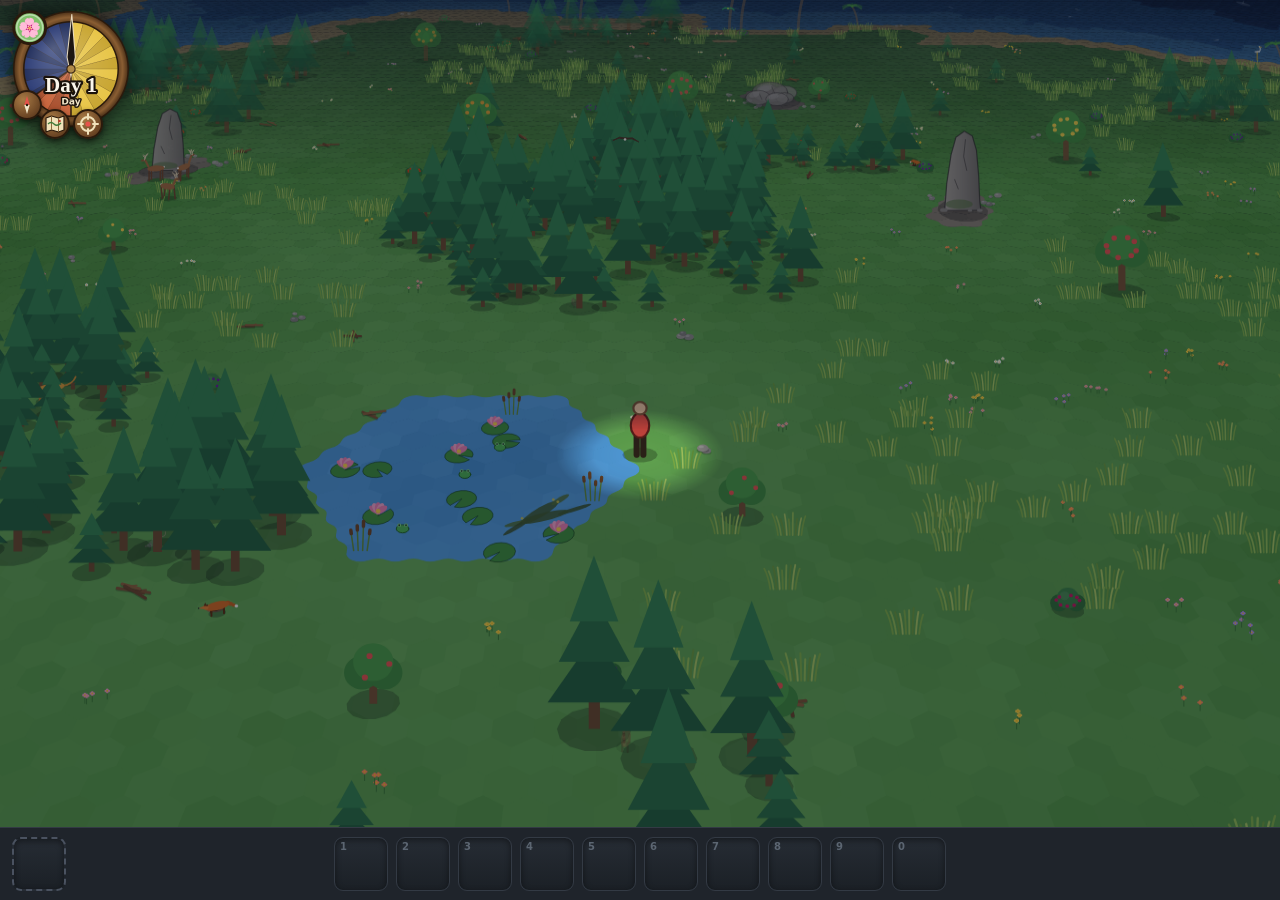
<file: index.html>
<!DOCTYPE html>
<html lang="en">
<head>
<meta charset="utf-8">
<meta name="viewport" content="width=device-width, initial-scale=1">
<title>hexaworld</title>
<link rel="stylesheet" href="css/game.css">
<link rel="icon" href="img/icon.svg" type="image/svg+xml">
<link rel="icon" href="img/icon-180.png" type="image/png" sizes="180x180">
<link rel="apple-touch-icon" href="img/icon-180.png">
</head>
<body>
<div class="loading" id="loading"><div class="loadingBox"><div class="loadingHex"></div><div id="loadingText">Loading…</div></div></div>

<main>
  <canvas id="view"></canvas>
  <div class="clock" id="clockBox"><canvas id="clock" width="236" height="236"></canvas>
    <div class="medal" id="compass" title="Compass · click: point north">
      <svg viewBox="-20 -20 40 40" id="needle"><polygon points="0,-15 4.5,0 -4.5,0" fill="#e5534b"/><polygon points="0,15 4.5,0 -4.5,0" fill="#f1e6c8"/>
        <circle r="2" fill="#2b1a0c"/></svg>
    </div>
    <div class="medal" id="locateButton" title="Find the character (C)">
      <svg viewBox="0 0 24 24"><circle cx="12" cy="12" r="7" fill="none" stroke="#f1e2bb" stroke-width="2"/>
        <path d="M12 2 V7 M12 17 V22 M2 12 H7 M17 12 H22" stroke="#f1e2bb" stroke-width="2" stroke-linecap="round"/><circle cx="12" cy="12" r="2.6" fill="#e5534b"/></svg>
    </div>
    <div class="medal" id="mapButton" title="Map (M)">
      <svg viewBox="0 0 24 24"><path d="M3 6 L8.5 4 L15.5 6 L21 4 L21 18 L15.5 20 L8.5 18 L3 20 Z" fill="#f1e2bb" stroke="#2b1a0c" stroke-width="1.2" stroke-linejoin="round"/>
        <path d="M8.5 4 V18 M15.5 6 V20" stroke="#8a6a3c" stroke-width="1"/><path d="M5 12 Q8 9 11 12 T18 11" fill="none" stroke="#3f7a3a" stroke-width="1.3"/>
        <circle cx="16.5" cy="9" r="1.3" fill="#c0392b"/></svg>
    </div>
  </div>
  <div class="notice" id="notice"></div>
  <div class="workshop" id="workshop"></div>
  <div class="containers" id="containers"></div>
  <div class="sleeping" id="sleeping">💤 Sleeping… the night goes by quickly</div>
  <div class="curtain" id="curtain"></div>
  <div class="hurt" id="hurt"></div>
  <div class="death" id="death"><div class="box-death"><b>You died</b><p id="deathText"></p>
    <p class="death-hint">What you carried stays where you fell. Your builds, chests and cages keep everything.</p>
    <button class="btn" id="wakeAfterDeath">Wake up the next day</button></div></div>
  <div class="population" id="population">
    <div class="head"><b>Population</b><span id="populationDay"></span><span class="hint">P to close</span></div>
    <canvas id="populationChart"></canvas>
  </div>
  <div class="fps" id="fps" hidden></div>
  <div class="options" id="options">
    <div class="head"><b>Options</b><span class="hint">O to close</span></div>
    <div class="group">
      <span class="heading">World</span>
      <span class="lbl">Radius</span>
      <div class="stepper">
        <button data-delta="-25" aria-label="Radius −25">−25</button>
        <button data-delta="-5" aria-label="Radius −5">−</button>
        <output id="radius">200</output>
        <button data-delta="5" aria-label="Radius +5">+</button>
        <button data-delta="25" aria-label="Radius +25">+25</button>
      </div>
      <span class="lbl" id="cellCount"></span>
      <button class="btn" id="newWorld">🎲 New world</button>
      <label class="chk" title="For testing: gathering, crafting, building, chopping and every other job finish instantly"><input type="checkbox" id="fast"> Fast</label>
      <button class="btn" id="fillInventory" title="For testing: 500 of each natural resource in the inventory, without changing the map">🧪 Fill inventory</button>
    </div>

    <div class="group">
      <span class="heading">View</span>
      <label class="lbl" for="tilt">Tilt</label>
      <input type="range" id="tilt" min="0" max="72" value="55">
      <label class="lbl" for="rot">Turn</label>
      <input type="range" id="rot" min="-180" max="180" value="0">
      <label class="chk" title="Key V"><input type="checkbox" id="elements" checked> Elements</label>
      <label class="chk" title="Key B"><input type="checkbox" id="edge"> Edges</label>
      <label class="chk" title="The camera follows the character (C or the target icon: back to the character)"><input type="checkbox" id="follow" checked> Follow</label>
      <label class="chk" title="Unchecked: walks from cell center to cell center"><input type="checkbox" id="straightLine" checked> Straight line</label>
      <label class="chk" title="Shows the performance panel (top right): frames per second, how busy the thread is, where the time goes, how many things exist and are drawn, memory"><input type="checkbox" id="showFps"> FPS</label>
    </div>

    <div class="group" id="tools">
      <span class="heading">Terrain</span>
      <button class="tool active" data-tool="move" title="Move (Shift+0)">✋ Move</button>
      <button class="tool" data-tool="deep" title="Ocean (Shift+1)"><span class="swatch" style="background:var(--deep)"></span>Ocean</button>
      <button class="tool" data-tool="medium" title="Medium depth (Shift+2)"><span class="swatch" style="background:var(--medium)"></span>Medium</button>
      <button class="tool" data-tool="water" title="Shallow water: wadeable (Shift+3)"><span class="swatch" style="background:var(--water)"></span>Shallow</button>
      <button class="tool" data-tool="sand" title="Sand (Shift+4)"><span class="swatch" style="background:var(--sand)"></span>Sand</button>
      <button class="tool" data-tool="grass" title="Grass (Shift+5)"><span class="swatch" style="background:var(--grass)"></span>Grass</button>
    </div>

    <div class="group" id="speedControl" title="Speed up time for testing (at ×1 a day lasts 6 minutes)">
      <span class="heading">Time</span>
      <button class="tool active" data-speed="1">▶ ×1</button>
      <button class="tool" data-speed="5">×5</button>
      <button class="tool" data-speed="20">×20</button>
      <button class="tool" data-speed="60">×60</button>
      <button class="tool" data-speed="240">×240</button>
      <button class="tool" id="nextDay" title="The world runs until the next dawn">⏭ Next day</button>
    </div>
  </div>
  <div class="parchment" id="minimap">
    <div class="heading-map">Map of the valley</div>
    <canvas id="mini"></canvas>
    <div class="foot-map">Click: go there · M to close</div>
  </div>
</main>

<footer class="inventory" id="inventory"
        title="Click: walk · drag/WASD: move view · right click+drag: turn/tilt · right click: drop what is in the hand · wheel: zoom · M: map · C: find the character · O: options · P: population · V: elements · Shift+0: move · Shift+1-5: brushes"></footer>

<script src="src/core/hex.js"></script>
<script src="src/core/dom.js"></script>
<script src="src/registry/registry.js"></script>
<script src="src/world/world.js"></script>
<script src="src/core/random.js"></script>
<script src="src/world/terrain.js"></script>
<script src="src/core/graph.js"></script>
<script src="src/world/generator.js"></script>
<script src="src/player/inventory.js"></script>
<script src="src/ui/inventoryUI.js"></script>
<script src="src/ui/containers.js"></script>
<script src="src/player/gathering.js"></script>
<script src="src/ui/notice.js"></script>
<script src="src/ui/loading.js"></script>
<script src="src/ui/wakeLock.js"></script>
<script src="src/world/outcrops.js"></script>
<script src="src/world/cells.js"></script>
<script src="src/world/placement.js"></script>
<script src="src/sim/flora.js"></script>
<script src="src/sim/food.js"></script>
<script src="src/sim/species.js"></script>
<script src="src/sim/spawnFauna.js"></script>
<script src="src/sim/herbivores.js"></script>
<script src="src/sim/needs.js"></script>
<script src="src/sim/fauna.js"></script>
<script src="src/sim/animals.js"></script>
<script src="src/sim/predators.js"></script>
<script src="src/sim/struggle.js"></script>
<script src="src/sim/population.js"></script>
<script src="src/ui/populationChart.js"></script>
<script src="src/sim/simulate.js"></script>
<script src="src/sim/wildfire.js"></script>
<script src="src/player/crafting.js"></script>
<script src="src/player/tools.js"></script>
<script src="src/player/combine.js"></script>
<script src="src/player/actions.js"></script>
<script src="src/player/work.js"></script>
<script src="src/player/capture.js"></script>
<script src="src/player/building.js"></script>
<script src="src/render/night.js"></script>
<script src="src/render/clouds.js"></script>
<script src="src/ui/workshop.js"></script>
<script src="src/render/camera.js"></script>
<script src="src/render/scene.js"></script>
<script src="src/render/primitives.js"></script>
<script src="src/render/animalIcons.js"></script>
<script src="src/render/characterDraw.js"></script>
<script src="src/ui/minimap.js"></script>
<script src="src/player/character.js"></script>
<script src="src/world/time.js"></script>
<script src="src/player/durability.js"></script>
<script src="src/ui/clock.js"></script>
<script src="src/ui/perf.js"></script>
<script src="src/loop.js"></script>
<script src="src/ui/input.js"></script>
<script src="content/registry.js"></script>
<script src="src/main.js"></script>
</body>
</html>
</file>
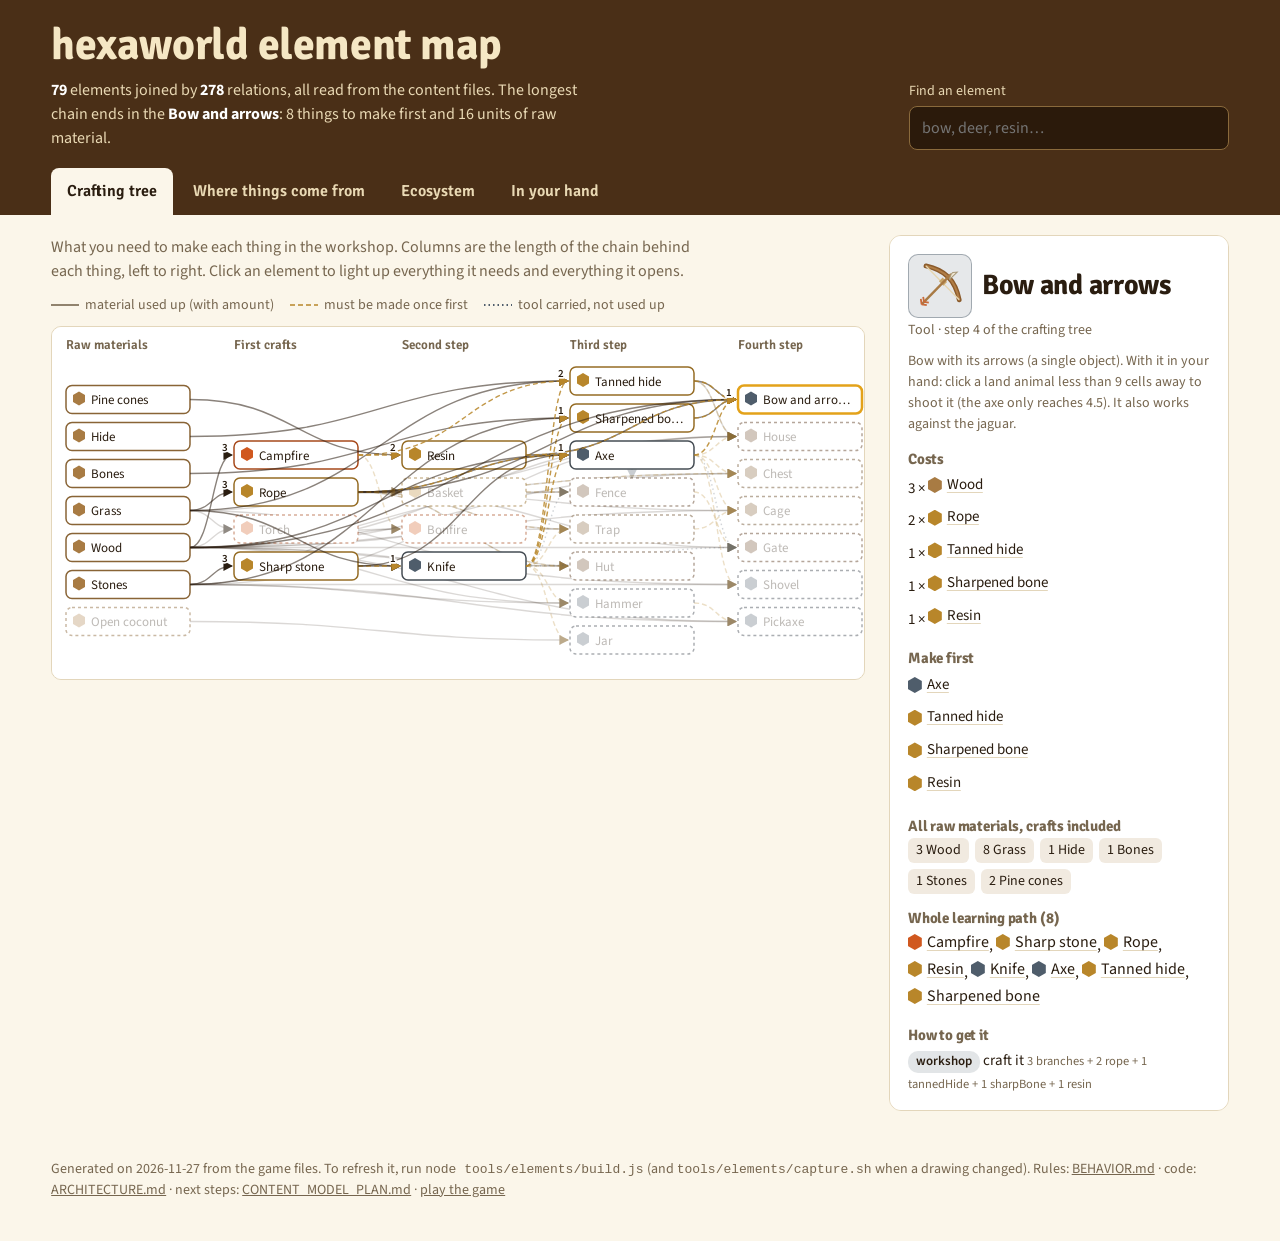
<file: hexaworld.html>
<!DOCTYPE html>
<!--
  =====================================================================================================
  hexaworld element map — GENERATED FILE, do not edit by hand (generated on 2026-11-27)
  =====================================================================================================
  What it is
    A static page (open it by double-click, like the game) that shows how every element of the game depends on
    and interacts with the others:
      - Crafting tree: what each workshop thing costs, what must be made first (skills) and which tools are carried.
      - Where things come from: every way to get each resource, the tool it needs and the engine file that does it.
      - Ecosystem: who eats whom, pollination, seeds, carcasses, homes and rivals.
      - In your hand: what each held thing does when you click on the map; predators dangerous to you; fuel;
        what captives eat.
    Click any element to see its card: all its relations, its raw-material totals and its learning path, with its
    picture as the game draws it.

  Where the data comes from
    - The content definitions (content/, listed in content/registry.js), read without a browser by
      tools/elements/extract.js, and the workshop's RECIPES (src/player/crafting.js) and BUILDS
      (src/player/building.js).
    - Rules that live in the engine code rather than in traits (amounts when chopping, what each tool does, a few
      ecosystem links) are written by hand in tools/elements/build.js ("ENGINE RULES"), from BEHAVIOR.md.
      CONTENT_MODEL_PLAN.md describes how to turn them into traits so that nothing is written by hand.
    - Pictures: tools/elements/pictures.json, made from the running game by tools/elements/capture.sh (map
      drawings cropped from fixed-seed worlds, plus the inventory and workshop icons).

  How to regenerate it (from the repository root; Node, and Chrome for the pictures)
    tools/elements/capture.sh          only when a drawing or an icon changed (rewrites pictures.json)
    node tools/elements/build.js       rewrites this file (hexaworld.html)
  The page itself is tools/elements/template.html: change the layout there, never here.
  =====================================================================================================
-->
<html lang="en">
<head>
<meta charset="utf-8">
<meta name="viewport" content="width=device-width, initial-scale=1">
<title>hexaworld element map</title>
<link rel="preconnect" href="https://fonts.googleapis.com">
<link href="https://fonts.googleapis.com/css2?family=Signika:wght@500;600;700&family=Source+Sans+3:wght@400;600&display=swap" rel="stylesheet">
<style>
/* VOICE work: a technical reference for the people who build the game
   IDEA the game's own workshop ladder: wood band, rope-tan materials, every element a hex tile
   PICTURE layered graphs (crafting tree, food web) where a click traces everything upstream and downstream
   COLOUR parchment ground, dark wood band, one hue per kind of element taken from the game's palette
   TYPE Signika (rustic, sturdy) + Source Sans 3
   LAYOUT wood band with title, finding, search and tabs; view left, element card right; phone: stacked, graph scrolls sideways */
:root{color-scheme:light dark;--bg:light-dark(#fbf6ea,#17120c);--ink:light-dark(#2a1d10,#f2e8d2);--mute:light-dark(#76664f,#b3a58c);--line:light-dark(#e3d6bb,#3a2e20);--panel:light-dark(#ffffff,#211a12);--wood:light-dark(#4a2f17,#2b1c0e);--woodInk:#f5e7c4;--hi:#e3a21a;
--k-resource:light-dark(#a87b43,#c99a5e);--k-craft:light-dark(#b8862a,#d8a845);--k-tool:light-dark(#4f5d6b,#8fa0b2);--k-fire:light-dark(#d0581f,#ee7a3e);--k-capture:light-dark(#7d5a2e,#b68a52);--k-build:light-dark(#6b4524,#a8774a);--k-plant:light-dark(#3f7f2f,#6db55a);--k-animal:light-dark(#77902a,#a9c24f);--k-predator:light-dark(#b23a2a,#e0634f);--k-water:light-dark(#2a74a8,#5aa6dc);--k-feature:light-dark(#857d70,#a99f90);--k-special:light-dark(#76589a,#a68bcc)}
:root[data-theme=light]{color-scheme:light}:root[data-theme=dark]{color-scheme:dark}
*{box-sizing:border-box;min-width:0}
html,body{margin:0}
body{background:var(--bg);color:var(--ink);font:16px/1.5 "Source Sans 3",system-ui,sans-serif;overflow-x:clip}
h1,h2,h3{font-family:Signika,system-ui,sans-serif;line-height:1.08;letter-spacing:-.01em;margin:0}
button,input{font:inherit;color:inherit}
.top{background:var(--wood);color:var(--woodInk);padding:22px max(4vw,16px) 0}
.topin{max-width:1360px;margin:0 auto}
.head{display:grid;grid-template-columns:minmax(0,1fr) minmax(0,320px);gap:16px 32px;align-items:end}
h1{font-size:clamp(30px,4vw,44px);font-weight:700}
.find{margin:8px 0 0;max-width:68ch;color:#e9d9b4}
.find b{color:#fff}
.search{position:relative}
.search label{display:block;font-size:14px;color:#e9d9b4;margin-bottom:4px}
#q{width:100%;height:44px;border-radius:8px;border:1px solid #8a6a3c;background:#2b1a0b;color:#fff;padding:0 12px;font-size:16px}
#q:focus{outline:2px solid var(--hi);outline-offset:1px}
.tabs{display:flex;gap:4px;margin-top:18px;overflow-x:auto}
.tabs a{flex:none;display:block;padding:11px 16px 12px;border-radius:8px 8px 0 0;color:#e9d9b4;text-decoration:none;font-family:Signika,sans-serif;font-weight:600;font-size:16px}
.tabs a:hover{background:#ffffff14;color:#fff}
.tabs a[aria-current]{background:var(--bg);color:var(--ink)}
.tabs a:focus-visible{outline:2px solid var(--hi)}
main{max-width:1360px;margin:0 auto;padding:20px max(4vw,16px) 48px;display:grid;grid-template-columns:minmax(0,1fr) 340px;gap:24px;align-items:start}
.view[hidden]{display:none}
.intro{margin:0 0 12px;color:var(--mute);max-width:80ch}
.legend{display:flex;flex-wrap:wrap;gap:6px 16px;font-size:14px;margin:0 0 10px;color:var(--mute)}
.legend span{display:inline-flex;align-items:center;gap:6px}
.legend svg{width:28px;height:10px;overflow:visible}
.chips{display:flex;flex-wrap:wrap;gap:6px;margin:0 0 10px}
.chip{min-height:36px;padding:4px 12px;border-radius:18px;border:1px solid var(--line);background:var(--panel);cursor:pointer;font-size:14px;display:inline-flex;align-items:center;gap:6px}
.chip[aria-pressed=false]{opacity:.5;text-decoration:line-through}
.chip i{width:12px;height:3px;border-radius:2px;display:inline-block}
.scroll{overflow-x:auto;border:1px solid var(--line);border-radius:10px;background:var(--panel)}
.graph{display:block}
.graph text{font-size:13px;fill:var(--ink);font-family:"Source Sans 3",sans-serif}
.graph .col{font:600 13px Signika,sans-serif;fill:var(--mute)}
.graph .n{cursor:pointer}
.graph .n rect{fill:var(--panel);stroke:color-mix(in srgb,var(--c) 75%,var(--ink));stroke-width:1.5}
.graph .n:hover rect{stroke:var(--ink)}
.graph .n.sel rect{stroke:var(--hi);stroke-width:2.5}
.graph .dim{opacity:.3}
.graph .n.dim{opacity:1}
.graph .n.dim rect{stroke-dasharray:3 3;stroke-opacity:.45}
.graph .n.dim text,.graph .n.dim path{opacity:.3}
.graph path.e{fill:none;stroke-width:1.4}
.graph .q{font-size:11px;font-weight:600;paint-order:stroke;stroke:var(--panel);stroke-width:3px}
.cards{display:grid;grid-template-columns:repeat(auto-fill,minmax(270px,1fr));gap:12px}
.card{background:var(--panel);border:1px solid var(--line);border-radius:10px;padding:14px 14px 10px}
.card h3{font-size:19px;display:flex;align-items:center;gap:8px;margin-bottom:6px}
.row{display:grid;grid-template-columns:auto minmax(0,1fr);gap:2px 10px;padding:7px 0;border-top:1px solid var(--line);font-size:15px}
.row:first-of-type{border-top:0}
.row .lk{margin-right:8px}.row small,.file{color:var(--mute);font-size:13px}
.tool{display:inline-block;font-size:13px;font-weight:600;padding:1px 8px;border-radius:10px;background:color-mix(in srgb,var(--k-tool) 16%,transparent);color:var(--ink);white-space:nowrap}
.tool.hand{background:color-mix(in srgb,var(--k-resource) 18%,transparent)}
.tool.nature{background:color-mix(in srgb,var(--k-plant) 18%,transparent)}
.hex{width:14px;height:16px;flex:none;display:inline-block;clip-path:polygon(50% 0,100% 25%,100% 75%,50% 100%,0 75%,0 25%);background:var(--c)}
.lk{background:none;border:0;padding:0;cursor:pointer;text-decoration:underline;text-decoration-color:var(--line);text-underline-offset:3px;display:inline-flex;align-items:center;gap:5px;text-align:left}
.lk:hover{text-decoration-color:currentColor}
.lk:focus-visible,.chip:focus-visible{outline:2px solid var(--hi);outline-offset:2px}
table{border-collapse:collapse;width:100%;background:var(--panel);border:1px solid var(--line);border-radius:10px;font-size:15px}
th,td{text-align:left;padding:9px 10px;border-top:1px solid var(--line);vertical-align:top}
th{font-family:Signika,sans-serif;font-weight:600;border-top:0;font-size:14px;color:var(--mute)}
td .lk{margin:0 8px 2px 0}
.sub{margin:28px 0 10px;font-size:22px}
.two{display:grid;grid-template-columns:repeat(auto-fit,minmax(min(100%,330px),1fr));gap:20px}
.bar{display:grid;grid-template-columns:9em minmax(0,1fr) 3.5em;gap:8px;align-items:center;font-size:14px;padding:3px 0}
.bar div{height:12px;border-radius:3px;background:var(--k-fire)}
.bar span:last-child{text-align:right;white-space:nowrap;font-variant-numeric:tabular-nums}
aside{position:sticky;top:12px;background:var(--panel);border:1px solid var(--line);border-radius:12px;padding:18px;max-height:calc(100vh - 24px);overflow:auto}
aside h2{font-size:28px;display:flex;align-items:center;gap:10px}
aside h2 .hex{width:22px;height:25px}
.pic{flex:none;width:64px;height:64px;border-radius:10px;display:grid;place-items:center;background:color-mix(in srgb,var(--c) 14%,transparent);border:1px solid color-mix(in srgb,var(--c) 45%,transparent);overflow:hidden}
.pic img{width:100%;height:100%;object-fit:cover;display:block}
.pic.ui img{width:78%;height:78%;object-fit:contain}
.pic span{font-size:38px;line-height:1}
aside h2{min-height:64px}
.kind{color:var(--mute);font-size:14px;margin:2px 0 10px}
aside h3{font-size:15px;margin:16px 0 4px;color:var(--mute)}
aside ul{list-style:none;margin:0;padding:0}
aside li{padding:3px 0;font-size:15px}
aside li small{color:var(--mute)}
.totals{display:flex;flex-wrap:wrap;gap:6px}
.totals span{background:color-mix(in srgb,var(--k-resource) 16%,transparent);border-radius:6px;padding:2px 8px;font-size:14px;white-space:nowrap}
.note{font-size:14px;color:var(--mute);margin-top:6px}
.foot{max-width:1360px;margin:0 auto;padding:0 max(4vw,16px) 40px;color:var(--mute);font-size:14px}
.foot a{color:inherit}
.foot code{font-size:13px}
@media(max-width:980px){main{grid-template-columns:minmax(0,1fr)}aside{position:static;max-height:none}}
@media(max-width:640px){.head{grid-template-columns:minmax(0,1fr)}.stack thead{display:none}.stack tr{display:grid;padding:8px 0;border-top:1px solid var(--line)}.stack td{border:0;padding:3px 10px;display:grid;grid-template-columns:6.5em minmax(0,1fr);gap:8px}.stack td::before{content:attr(data-l);color:var(--mute);font-size:13px}}
@media(prefers-reduced-motion:no-preference){.graph g,.graph path{transition:opacity .25s}}
</style>
</head>
<body>
<header class="top"><div class="topin">
  <div class="head">
    <div>
      <h1>hexaworld element map</h1>
      <p class="find" id="find">Every species, plant, item and building in the game, and how they depend on each other.</p>
    </div>
    <div class="search"><label for="q">Find an element</label><input id="q" list="names" autocomplete="off" placeholder="bow, deer, resin…"><datalist id="names"></datalist></div>
  </div>
  <nav class="tabs" aria-label="Views">
    <a href="#tree" data-v="tree">Crafting tree</a><a href="#sources" data-v="sources">Where things come from</a><a href="#eco" data-v="eco">Ecosystem</a><a href="#hand" data-v="hand">In your hand</a>
  </nav>
</div></header>
<main>
  <div>
    <section class="view" id="v-tree">
      <p class="intro">What you need to make each thing in the workshop. Columns are the length of the chain behind each thing, left to right. Click an element to light up everything it needs and everything it opens.</p>
      <div class="legend"><span><svg><line x1="0" y1="5" x2="28" y2="5" stroke="currentColor" stroke-width="1.6"/></svg>material used up (with amount)</span><span><svg><line x1="0" y1="5" x2="28" y2="5" stroke="var(--k-craft)" stroke-width="1.6" stroke-dasharray="5 3"/></svg>must be made once first</span><span><svg><line x1="0" y1="5" x2="28" y2="5" stroke="var(--k-tool)" stroke-width="2" stroke-dasharray="1.5 3"/></svg>tool carried, not used up</span></div>
      <div class="scroll"><svg class="graph" id="g-tree" role="img" aria-label="Crafting tree: raw materials on the left, crafts, tools and buildings to the right"></svg></div>
    </section>
    <section class="view" id="v-sources" hidden>
      <p class="intro">Every way to get each resource: the thing you take it from, what you need in your hand, and the engine file that does it. Crafted materials come from the workshop (see the crafting tree).</p>
      <div class="cards" id="srcCards"></div>
    </section>
    <section class="view" id="v-eco" hidden>
      <p class="intro">Who eats whom and how plants, animals and places keep each other going. Columns follow the food chain. Turn kinds of relation on and off; click an element to see only its relations.</p>
      <div class="chips" id="ecoChips"></div>
      <div class="scroll"><svg class="graph" id="g-eco" role="img" aria-label="Food web: plants, fallen fruit, plant eaters and prey, hunters, scavengers"></svg></div>
      <p class="note" id="lonely"></p>
    </section>
    <section class="view" id="v-hand" hidden>
      <p class="intro">What each thing does when you hold it and click on the map. Targets are worked out from the traits in the content files (huntable, stunnable, plantable, outcrop…), so this table follows the content.</p>
      <table class="stack"><thead><tr><th>In hand</th><th>Click on</th><th>What happens</th><th>Gives</th></tr></thead><tbody id="handRows"></tbody></table>
      <div class="two">
        <div><h2 class="sub">Dangerous to you</h2><div id="danger"></div></div>
        <div><h2 class="sub">Fuel for a fire</h2><p class="note" style="margin-top:0">Game hours one unit adds to a campfire or bonfire.</p><div id="fuel"></div></div>
      </div>
      <h2 class="sub">What captives eat in a cage</h2><div id="captive" class="cards"></div>
    </section>
  </div>
  <aside id="card" aria-live="polite"></aside>
</main>
<footer class="foot">Generated on 2026-11-27 from the game files. To refresh it, run <code>node tools/elements/build.js</code> (and <code>tools/elements/capture.sh</code> when a drawing changed). Rules: <a href="BEHAVIOR.md">BEHAVIOR.md</a> · code: <a href="ARCHITECTURE.md">ARCHITECTURE.md</a> · next steps: <a href="CONTENT_MODEL_PLAN.md">CONTENT_MODEL_PLAN.md</a> · <a href="index.html">play the game</a></footer>
<script>
{
const D = {"nodes":{"branches":{"name":"Wood","kind":"resource","sub":""},"stones":{"name":"Stones","kind":"resource","sub":""},"fruit":{"name":"Fruit","kind":"resource","sub":""},"coconut":{"name":"Coconuts","kind":"resource","sub":""},"pineCone":{"name":"Pine cones","kind":"resource","sub":""},"groundAxe":{"name":"Axe","kind":"resource","sub":""},"pile":{"name":"Pile","kind":"resource","sub":""},"berries":{"name":"Berries","kind":"resource","sub":""},"grass":{"name":"Grass","kind":"resource","sub":""},"meat":{"name":"Meat","kind":"resource","sub":""},"hide":{"name":"Hide","kind":"resource","sub":""},"bones":{"name":"Bones","kind":"resource","sub":""},"rope":{"name":"Rope","kind":"craft","sub":""},"sharpStone":{"name":"Sharp stone","kind":"craft","sub":""},"sharpBone":{"name":"Sharpened bone","kind":"craft","sub":""},"tannedHide":{"name":"Tanned hide","kind":"craft","sub":""},"resin":{"name":"Resin","kind":"craft","sub":""},"openCoconut":{"name":"Open coconut","kind":"resource","sub":""},"charcoal":{"name":"Charcoal","kind":"resource","sub":""},"torch":{"name":"Torch","kind":"fire","sub":""},"knife":{"name":"Knife","kind":"tool","sub":""},"axe":{"name":"Axe","kind":"tool","sub":""},"hammer":{"name":"Hammer","kind":"tool","sub":""},"pickaxe":{"name":"Pickaxe","kind":"tool","sub":""},"shovel":{"name":"Shovel","kind":"tool","sub":""},"bow":{"name":"Bow and arrows","kind":"tool","sub":""},"jar":{"name":"Jar","kind":"tool","sub":""},"campfire":{"name":"Campfire","kind":"fire","sub":""},"bonfire":{"name":"Bonfire","kind":"fire","sub":""},"basket":{"name":"Basket","kind":"craft","sub":""},"trap":{"name":"Trap","kind":"capture","sub":""},"cage":{"name":"Cage","kind":"capture","sub":""},"hut":{"name":"Hut","kind":"build","sub":""},"house":{"name":"House","kind":"build","sub":""},"fence":{"name":"Fence","kind":"build","sub":""},"chest":{"name":"Chest","kind":"capture","sub":""},"gate":{"name":"Gate","kind":"build","sub":""},"pine":{"name":"Pine","kind":"plant","sub":"tree"},"fruitTree":{"name":"Fruit tree","kind":"plant","sub":"tree"},"palm":{"name":"Coconut palm","kind":"plant","sub":"tree"},"bush":{"name":"Fruit bush","kind":"plant","sub":""},"tallGrass":{"name":"Tall grass","kind":"plant","sub":""},"flowers":{"name":"Flowers","kind":"plant","sub":""},"waterLily":{"name":"Water lily","kind":"plant","sub":""},"lotus":{"name":"Lotus flower","kind":"plant","sub":""},"reeds":{"name":"Reeds","kind":"plant","sub":""},"nest":{"name":"Turtle nest","kind":"feature","sub":""},"burrow":{"name":"Burrow","kind":"feature","sub":""},"rockMound":{"name":"Outcrop · rock mound","kind":"feature","sub":""},"monolith":{"name":"Outcrop · stone monoliths","kind":"feature","sub":""},"deer":{"name":"Deer","kind":"animal","sub":""},"coati":{"name":"Coati","kind":"animal","sub":""},"raccoon":{"name":"Raccoon","kind":"animal","sub":""},"opossum":{"name":"Opossum","kind":"animal","sub":""},"armadillo":{"name":"Armadillo","kind":"animal","sub":""},"turtle":{"name":"Turtle","kind":"animal","sub":""},"frog":{"name":"Frog","kind":"animal","sub":""},"fish":{"name":"Small fish","kind":"animal","sub":"water"},"school":{"name":"Fish school","kind":"animal","sub":"water"},"whale":{"name":"Whale","kind":"animal","sub":"water"},"rabbit":{"name":"Rabbit","kind":"animal","sub":""},"peccary":{"name":"Peccary","kind":"animal","sub":""},"crab":{"name":"Crab","kind":"animal","sub":""},"parrot":{"name":"Parrot","kind":"animal","sub":""},"beehive":{"name":"Beehive","kind":"animal","sub":""},"jaguar":{"name":"Jaguar","kind":"predator","sub":""},"fox":{"name":"Fox","kind":"predator","sub":""},"eagle":{"name":"Eagle","kind":"predator","sub":""},"caiman":{"name":"Caiman","kind":"predator","sub":"water"},"shark":{"name":"Shark","kind":"predator","sub":"water"},"heron":{"name":"Heron","kind":"predator","sub":""},"gull":{"name":"Gull","kind":"predator","sub":""},"vulture":{"name":"Vulture","kind":"predator","sub":""},"carcass":{"name":"Carcass","kind":"special","sub":""},"lake":{"name":"Lake water","kind":"special","sub":""},"water":{"name":"Water","kind":"resource","sub":""},"sapling":{"name":"Sapling","kind":"resource","sub":""},"live":{"name":"Live animal","kind":"resource","sub":""},"wood":{"name":"Wood","kind":"resource","sub":""}},"tree":[{"f":"branches","t":"torch","r":"cost","q":1},{"f":"grass","t":"torch","r":"cost","q":1},{"f":"branches","t":"campfire","r":"cost","q":3},{"f":"stones","t":"bonfire","r":"cost","q":5},{"f":"branches","t":"bonfire","r":"cost","q":3},{"f":"campfire","t":"bonfire","r":"learn"},{"f":"grass","t":"rope","r":"cost","q":3},{"f":"stones","t":"sharpStone","r":"cost","q":3},{"f":"bones","t":"sharpBone","r":"cost","q":1},{"f":"stones","t":"sharpBone","r":"cost","q":1},{"f":"knife","t":"sharpBone","r":"learn"},{"f":"hide","t":"tannedHide","r":"cost","q":1},{"f":"grass","t":"tannedHide","r":"cost","q":2},{"f":"knife","t":"tannedHide","r":"learn"},{"f":"campfire","t":"tannedHide","r":"learn"},{"f":"pineCone","t":"resin","r":"cost","q":2},{"f":"campfire","t":"resin","r":"learn"},{"f":"grass","t":"basket","r":"cost","q":6},{"f":"rope","t":"basket","r":"cost","q":2},{"f":"rope","t":"basket","r":"learn"},{"f":"sharpStone","t":"knife","r":"cost","q":1},{"f":"grass","t":"knife","r":"cost","q":1},{"f":"sharpStone","t":"knife","r":"learn"},{"f":"sharpStone","t":"axe","r":"cost","q":1},{"f":"branches","t":"axe","r":"cost","q":2},{"f":"rope","t":"axe","r":"cost","q":1},{"f":"knife","t":"axe","r":"learn"},{"f":"rope","t":"axe","r":"learn"},{"f":"stones","t":"hammer","r":"cost","q":2},{"f":"branches","t":"hammer","r":"cost","q":2},{"f":"knife","t":"hammer","r":"learn"},{"f":"stones","t":"pickaxe","r":"cost","q":4},{"f":"branches","t":"pickaxe","r":"cost","q":2},{"f":"hammer","t":"pickaxe","r":"learn"},{"f":"branches","t":"shovel","r":"cost","q":3},{"f":"stones","t":"shovel","r":"cost","q":2},{"f":"axe","t":"shovel","r":"learn"},{"f":"branches","t":"bow","r":"cost","q":3},{"f":"rope","t":"bow","r":"cost","q":2},{"f":"tannedHide","t":"bow","r":"cost","q":1},{"f":"sharpBone","t":"bow","r":"cost","q":1},{"f":"resin","t":"bow","r":"cost","q":1},{"f":"axe","t":"bow","r":"learn"},{"f":"tannedHide","t":"bow","r":"learn"},{"f":"sharpBone","t":"bow","r":"learn"},{"f":"resin","t":"bow","r":"learn"},{"f":"openCoconut","t":"jar","r":"cost","q":2},{"f":"knife","t":"jar","r":"learn"},{"f":"branches","t":"trap","r":"cost","q":4},{"f":"rope","t":"trap","r":"cost","q":1},{"f":"knife","t":"trap","r":"learn"},{"f":"rope","t":"trap","r":"learn"},{"f":"branches","t":"cage","r":"cost","q":8},{"f":"rope","t":"cage","r":"cost","q":2},{"f":"trap","t":"cage","r":"learn"},{"f":"axe","t":"cage","r":"learn"},{"f":"branches","t":"hut","r":"cost","q":12},{"f":"grass","t":"hut","r":"cost","q":20},{"f":"rope","t":"hut","r":"cost","q":3},{"f":"rope","t":"hut","r":"learn"},{"f":"knife","t":"hut","r":"learn"},{"f":"branches","t":"house","r":"cost","q":30},{"f":"stones","t":"house","r":"cost","q":15},{"f":"rope","t":"house","r":"cost","q":6},{"f":"tannedHide","t":"house","r":"cost","q":2},{"f":"axe","t":"house","r":"learn"},{"f":"tannedHide","t":"house","r":"learn"},{"f":"branches","t":"fence","r":"cost","q":1},{"f":"rope","t":"fence","r":"cost","q":1},{"f":"rope","t":"fence","r":"learn"},{"f":"axe","t":"fence","r":"tool"},{"f":"knife","t":"fence","r":"tool"},{"f":"branches","t":"chest","r":"cost","q":6},{"f":"rope","t":"chest","r":"cost","q":2},{"f":"axe","t":"chest","r":"learn"},{"f":"rope","t":"chest","r":"learn"},{"f":"branches","t":"gate","r":"cost","q":2},{"f":"rope","t":"gate","r":"cost","q":1},{"f":"fence","t":"gate","r":"learn"},{"f":"axe","t":"gate","r":"tool"},{"f":"knife","t":"gate","r":"tool"}],"extra":{"torch":{"fire":false,"container":0,"hidden":false,"text":"Lasts 1 night. Carried in the hand: gives little light, but it moves with you. Keeps predators away."},"campfire":{"fire":false,"container":0,"hidden":false,"text":"Choose its cell: the character lights it there. Burns all night (it does not move). Lights up a bit more around it. Keeps predators away."},"bonfire":{"fire":false,"container":0,"hidden":false,"text":"Choose its cell: the character builds it there. Burns all night and gives more light. It does not move. When it goes out the stones remain: relight it by adding wood or grass (it lasts according to what you add). Keeps predators away."},"rope":{"fire":false,"container":0,"hidden":false,"text":"Grass twisted into rope. Needed for the axe, the bow, traps, cages, gates and the house."},"sharpStone":{"fire":false,"container":0,"hidden":false,"text":"A stone knapped into an edge with two others. The blade of the knife and the axe."},"sharpBone":{"fire":false,"container":0,"hidden":false,"text":"A bone ground to a point with a stone. Arrow points for the bow. Bones come with the meat of dead animals."},"tannedHide":{"fire":true,"container":0,"hidden":false,"text":"A hide smoked over grass: only next to a lit campfire or bonfire. For the bow and the house. Hides come with the meat of big animals."},"resin":{"fire":true,"container":0,"hidden":false,"text":"Pine cones melted into resin: only next to a lit campfire or bonfire. Glue for the arrows of the bow; it also burns well."},"basket":{"fire":false,"container":5,"hidden":false,"text":"A woven basket you carry with you: 5 more inventory slots, right after the other 10 (its icon at the right of the bar shows how long it lasts). Lasts half a year (10 days): then it breaks and what it held falls beside you. Lost if you die."},"knife":{"fire":false,"container":0,"hidden":false,"text":"With it in your hand, click a dead animal to cut its meat. Takes one inventory slot."},"axe":{"fire":false,"container":0,"hidden":false,"text":"With it in your hand: click a tree to chop it down (gives wood); click a nearby animal to throw it and hunt it. Takes one inventory slot."},"hammer":{"fire":false,"container":0,"hidden":false,"text":"With it in your hand: click something built (fence section, gate, house, cage, trap, bonfire, campfire) to dismantle it and recover its materials."},"pickaxe":{"fire":false,"container":0,"hidden":false,"text":"With it in your hand: click an outcrop to break off rock; the stones fall around it and must be picked up. The outcrop never runs out."},"shovel":{"fire":false,"container":0,"hidden":false,"text":"With it in your hand: click a fruit bush, tall grass or flowers to dig it up and carry it; then, with the sapling in your hand, click where you want to replant it."},"bow":{"fire":false,"container":0,"hidden":false,"text":"Bow with its arrows (a single object). With it in your hand: click a land animal less than 9 cells away to shoot it (the axe only reaches 4.5). It also works against the jaguar."},"jar":{"fire":false,"container":0,"hidden":false,"text":"Stores and carries water: with it in your hand, click a lake to fill it (5 water). Used for the cage's trough. Made from 2 open coconuts (break whole ones with a tool: Ctrl+click on them)."},"trap":{"fire":false,"container":0,"hidden":false,"text":"With it in your hand, click the ground to place it. It needs fruit or berries as bait: a small mammal goes in to eat and is trapped alive. Click it to pick it up (with whatever is inside)."},"cage":{"fire":false,"container":0,"hidden":false,"text":"With it in your hand, click the ground to place it. It holds 4 animals: click it to put in the ones from your inventory, give them food and water, take them out or pick it up."},"hut":{"fire":false,"container":0,"hidden":false,"text":"A cone of branches and thatch over 3 cells. Choose where: the character builds it (10 s). Enter it to be safe from predators; from dusk you can sleep in it until dawn. No storage. Lasts 1 year."},"house":{"fire":false,"container":0,"hidden":true,"text":"Marked green under the mouse if it fits. Choose where: the character builds it (18 s). Click it to enter: inside you are safe, you have a 20-slot storage and, at dusk or at night, you can sleep until dawn."},"fence":{"fire":false,"container":0,"hidden":false,"text":"Click a cell to plant a post (1 wood + 1 rope; you need an axe or a knife with you). Each new post joins the nearest one with rails, filling the cells in between. No animal crosses it: yours do not get out and land predators do not get in. Keep marking cells until you press Esc or the icon again. With the hammer in your hand, click a post to take it out."},"chest":{"fire":false,"container":0,"hidden":false,"text":"A wooden box in the cell you choose: it stays there (it cannot be moved). Click it to open its 10 slots above your inventory and drag things in and out. With the hammer, take it apart when it is empty."},"gate":{"fire":false,"container":0,"hidden":false,"text":"A fence post only the character can pass through. Costs 2 wood + 1 rope; you need an axe or a knife with you."}},"src":[{"res":"branches","from":"branches","tool":"hand","act":"gather from the ground","amt":"0.5 s","file":"src/player/gathering.js"},{"res":"stones","from":"stones","tool":"hand","act":"gather from the ground","amt":"0.5 s","file":"src/player/gathering.js"},{"res":"fruit","from":"fruit","tool":"hand","act":"gather from the ground","amt":"0.5 s","file":"src/player/gathering.js"},{"res":"coconut","from":"coconut","tool":"hand","act":"gather from the ground","amt":"0.5 s","file":"src/player/gathering.js"},{"res":"pineCone","from":"pineCone","tool":"hand","act":"gather from the ground","amt":"0.5 s","file":"src/player/gathering.js"},{"res":"axe","from":"groundAxe","tool":"hand","act":"gather","amt":"0.5 s","file":"src/player/gathering.js"},{"res":"pile","from":"pile","tool":"hand","act":"pick up a pile","amt":"the whole stack it holds","file":"content/items/pile.js"},{"res":"berries","from":"bush","tool":"hand","act":"gather","amt":"1.5 s","file":"src/player/gathering.js"},{"res":"grass","from":"tallGrass","tool":"hand","act":"gather","amt":"1.5 s","file":"src/player/gathering.js"},{"res":"grass","from":"tallGrass","tool":"knife","act":"cut with the knife","amt":"×2 in ×0.5 the time","file":"src/player/gathering.js"},{"res":"flowers","from":"flowers","tool":"hand","act":"gather from the ground","amt":"0.5 s","file":"src/player/gathering.js"},{"res":"branches","from":"pine","tool":"knife","act":"strip without felling","amt":"2-3, again after 1 day","file":"src/player/tools.js"},{"res":"branches","from":"fruitTree","tool":"knife","act":"strip without felling","amt":"2-3, again after 1 day","file":"src/player/tools.js"},{"res":"branches","from":"bush","tool":"knife","act":"strip without felling","amt":"1, again after 1 day","file":"src/player/tools.js"},{"res":"branches","from":"pine","tool":"axe","act":"chop down","amt":"5 young / 10 adult","file":"src/player/tools.js"},{"res":"pineCone","from":"pine","tool":"axe","act":"chop down","amt":"1-2 pine cones (adult)","file":"src/player/tools.js"},{"res":"pineCone","from":"pine","tool":"nature","act":"left when it dies","amt":"1-3","file":"src/sim/flora.js"},{"res":"charcoal","from":"pine","tool":"torch","act":"burn it (wildfire)","amt":"2 young / 5 adult","file":"src/sim/wildfire.js"},{"res":"branches","from":"fruitTree","tool":"axe","act":"chop down","amt":"5 young / 10 adult","file":"src/player/tools.js"},{"res":"fruit","from":"fruitTree","tool":"axe","act":"chop down","amt":"5 / 10 fruit","file":"src/player/tools.js"},{"res":"fruit","from":"fruitTree","tool":"nature","act":"drops it in summer","amt":"1-2 at its foot","file":"src/sim/flora.js"},{"res":"fruit","from":"fruitTree","tool":"nature","act":"left when it dies","amt":"1-3","file":"src/sim/flora.js"},{"res":"charcoal","from":"fruitTree","tool":"torch","act":"burn it (wildfire)","amt":"2 young / 5 adult","file":"src/sim/wildfire.js"},{"res":"branches","from":"palm","tool":"axe","act":"chop down","amt":"5 young / 10 adult","file":"src/player/tools.js"},{"res":"coconut","from":"palm","tool":"axe","act":"chop down","amt":"10 coconuts (adult)","file":"src/player/tools.js"},{"res":"coconut","from":"palm","tool":"nature","act":"drops it in summer","amt":"1-2 at its foot","file":"src/sim/flora.js"},{"res":"coconut","from":"palm","tool":"nature","act":"left when it dies","amt":"1-3","file":"src/sim/flora.js"},{"res":"charcoal","from":"palm","tool":"torch","act":"burn it (wildfire)","amt":"2 young / 5 adult","file":"src/sim/wildfire.js"},{"res":"stones","from":"rockMound","tool":"pickaxe","act":"break off rock","amt":"falls around it, never runs out","file":"src/player/capture.js"},{"res":"stones","from":"monolith","tool":"pickaxe","act":"break off rock","amt":"falls around it, never runs out","file":"src/player/capture.js"},{"res":"meat","from":"deer","tool":"knife","act":"cut a dead one","amt":"4","file":"src/player/tools.js"},{"res":"hide","from":"deer","tool":"knife","act":"cut a dead one","amt":"1","file":"src/player/tools.js"},{"res":"bones","from":"deer","tool":"knife","act":"cut a dead one","amt":"2","file":"src/player/tools.js"},{"res":"meat","from":"coati","tool":"knife","act":"cut a dead one","amt":"1","file":"src/player/tools.js"},{"res":"bones","from":"coati","tool":"knife","act":"cut a dead one","amt":"1","file":"src/player/tools.js"},{"res":"live","from":"coati","tool":"stones","act":"stun it, then take it","amt":"alive","file":"src/player/tools.js"},{"res":"live","from":"coati","tool":"trap","act":"baited trap","amt":"alive","file":"src/player/capture.js"},{"res":"meat","from":"raccoon","tool":"knife","act":"cut a dead one","amt":"1","file":"src/player/tools.js"},{"res":"bones","from":"raccoon","tool":"knife","act":"cut a dead one","amt":"1","file":"src/player/tools.js"},{"res":"live","from":"raccoon","tool":"stones","act":"stun it, then take it","amt":"alive","file":"src/player/tools.js"},{"res":"live","from":"raccoon","tool":"trap","act":"baited trap","amt":"alive","file":"src/player/capture.js"},{"res":"meat","from":"opossum","tool":"knife","act":"cut a dead one","amt":"1","file":"src/player/tools.js"},{"res":"bones","from":"opossum","tool":"knife","act":"cut a dead one","amt":"1","file":"src/player/tools.js"},{"res":"live","from":"opossum","tool":"stones","act":"stun it, then take it","amt":"alive","file":"src/player/tools.js"},{"res":"live","from":"opossum","tool":"trap","act":"baited trap","amt":"alive","file":"src/player/capture.js"},{"res":"meat","from":"armadillo","tool":"knife","act":"cut a dead one","amt":"1","file":"src/player/tools.js"},{"res":"bones","from":"armadillo","tool":"knife","act":"cut a dead one","amt":"1","file":"src/player/tools.js"},{"res":"live","from":"armadillo","tool":"stones","act":"stun it, then take it","amt":"alive","file":"src/player/tools.js"},{"res":"live","from":"armadillo","tool":"trap","act":"baited trap","amt":"alive","file":"src/player/capture.js"},{"res":"meat","from":"turtle","tool":"knife","act":"grab it with the knife","amt":"1 young / 3 adult","file":"src/player/tools.js"},{"res":"live","from":"turtle","tool":"hand","act":"grab it","amt":"alive","file":"src/player/tools.js"},{"res":"meat","from":"frog","tool":"knife","act":"grab it with the knife","amt":"1","file":"src/player/tools.js"},{"res":"live","from":"frog","tool":"hand","act":"grab it","amt":"alive","file":"src/player/tools.js"},{"res":"meat","from":"rabbit","tool":"knife","act":"cut a dead one","amt":"1","file":"src/player/tools.js"},{"res":"hide","from":"rabbit","tool":"knife","act":"cut a dead one","amt":"1","file":"src/player/tools.js"},{"res":"bones","from":"rabbit","tool":"knife","act":"cut a dead one","amt":"1","file":"src/player/tools.js"},{"res":"live","from":"rabbit","tool":"stones","act":"stun it, then take it","amt":"alive","file":"src/player/tools.js"},{"res":"meat","from":"peccary","tool":"knife","act":"cut a dead one","amt":"3","file":"src/player/tools.js"},{"res":"hide","from":"peccary","tool":"knife","act":"cut a dead one","amt":"1","file":"src/player/tools.js"},{"res":"bones","from":"peccary","tool":"knife","act":"cut a dead one","amt":"2","file":"src/player/tools.js"},{"res":"meat","from":"jaguar","tool":"knife","act":"cut a dead one","amt":"3","file":"src/player/tools.js"},{"res":"hide","from":"jaguar","tool":"knife","act":"cut a dead one","amt":"1","file":"src/player/tools.js"},{"res":"bones","from":"jaguar","tool":"knife","act":"cut a dead one","amt":"2","file":"src/player/tools.js"},{"res":"meat","from":"fox","tool":"knife","act":"cut a dead one","amt":"2","file":"src/player/tools.js"},{"res":"hide","from":"fox","tool":"knife","act":"cut a dead one","amt":"1","file":"src/player/tools.js"},{"res":"bones","from":"fox","tool":"knife","act":"cut a dead one","amt":"1","file":"src/player/tools.js"},{"res":"meat","from":"caiman","tool":"knife","act":"cut a dead one","amt":"3","file":"src/player/tools.js"},{"res":"hide","from":"caiman","tool":"knife","act":"cut a dead one","amt":"1","file":"src/player/tools.js"},{"res":"bones","from":"caiman","tool":"knife","act":"cut a dead one","amt":"2","file":"src/player/tools.js"},{"res":"bones","from":"carcass","tool":"torch","act":"burnt by a wildfire","amt":"bones on the ground","file":"src/sim/wildfire.js"},{"res":"openCoconut","from":"coconut","tool":"knife","act":"Ctrl+click 1 in the inventory","amt":"1","file":"src/player/combine.js"},{"res":"openCoconut","from":"coconut","tool":"axe","act":"Ctrl+click 1 in the inventory","amt":"1","file":"src/player/combine.js"},{"res":"openCoconut","from":"coconut","tool":"hammer","act":"Ctrl+click 1 in the inventory","amt":"1","file":"src/player/combine.js"},{"res":"openCoconut","from":"coconut","tool":"pickaxe","act":"Ctrl+click 1 in the inventory","amt":"1","file":"src/player/combine.js"},{"res":"openCoconut","from":"coconut","tool":"stones","act":"Ctrl+click 1 in the inventory","amt":"1","file":"src/player/combine.js"},{"res":"resin","from":"pineCone","tool":"torch","act":"Ctrl+click 2 in the inventory","amt":"1","file":"src/player/combine.js"},{"res":"sapling","from":"bush","tool":"shovel","act":"dig it up","amt":"1 sapling","file":"src/player/capture.js"},{"res":"sapling","from":"tallGrass","tool":"shovel","act":"dig it up","amt":"1 sapling","file":"src/player/capture.js"},{"res":"sapling","from":"flowers","tool":"shovel","act":"dig it up","amt":"1 sapling","file":"src/player/capture.js"},{"res":"water","from":"lake","tool":"jar","act":"fill the jar","amt":"5 water (not the sea)","file":"src/player/capture.js"},{"res":"torch","from":"workshop","tool":"workshop","act":"craft","amt":"1 branches + 1 grass","file":"src/player/crafting.js"},{"res":"campfire","from":"workshop","tool":"workshop","act":"craft","amt":"3 branches","file":"src/player/crafting.js"},{"res":"bonfire","from":"workshop","tool":"workshop","act":"craft","amt":"5 stones + 3 branches","file":"src/player/crafting.js"},{"res":"rope","from":"workshop","tool":"workshop","act":"craft","amt":"3 grass","file":"src/player/crafting.js"},{"res":"sharpStone","from":"workshop","tool":"workshop","act":"craft","amt":"3 stones","file":"src/player/crafting.js"},{"res":"sharpBone","from":"workshop","tool":"workshop","act":"craft","amt":"1 bones + 1 stones","file":"src/player/crafting.js"},{"res":"tannedHide","from":"workshop","tool":"workshop","act":"craft","amt":"1 hide + 2 grass","file":"src/player/crafting.js"},{"res":"resin","from":"workshop","tool":"workshop","act":"craft","amt":"2 pineCone","file":"src/player/crafting.js"},{"res":"basket","from":"workshop","tool":"workshop","act":"craft","amt":"6 grass + 2 rope","file":"src/player/crafting.js"},{"res":"knife","from":"workshop","tool":"workshop","act":"craft","amt":"1 sharpStone + 1 grass","file":"src/player/crafting.js"},{"res":"axe","from":"workshop","tool":"workshop","act":"craft","amt":"1 sharpStone + 2 branches + 1 rope","file":"src/player/crafting.js"},{"res":"hammer","from":"workshop","tool":"workshop","act":"craft","amt":"2 stones + 2 branches","file":"src/player/crafting.js"},{"res":"pickaxe","from":"workshop","tool":"workshop","act":"craft","amt":"4 stones + 2 branches","file":"src/player/crafting.js"},{"res":"shovel","from":"workshop","tool":"workshop","act":"craft","amt":"3 branches + 2 stones","file":"src/player/crafting.js"},{"res":"bow","from":"workshop","tool":"workshop","act":"craft","amt":"3 branches + 2 rope + 1 tannedHide + 1 sharpBone + 1 resin","file":"src/player/crafting.js"},{"res":"jar","from":"workshop","tool":"workshop","act":"craft","amt":"2 openCoconut","file":"src/player/crafting.js"},{"res":"trap","from":"workshop","tool":"workshop","act":"craft","amt":"4 branches + 1 rope","file":"src/player/crafting.js"},{"res":"cage","from":"workshop","tool":"workshop","act":"craft","amt":"8 branches + 2 rope","file":"src/player/crafting.js"}],"eco":[{"f":"tallGrass","t":"deer","r":"eats"},{"f":"fruit","t":"deer","r":"starving","note":"only when very hungry"},{"f":"bush","t":"deer","r":"starving","note":"only when very hungry"},{"f":"flowers","t":"deer","r":"starving","note":"only when very hungry"},{"f":"deer","t":"carcass","r":"carcass","note":"left when it is hunted"},{"f":"fruit","t":"coati","r":"eats"},{"f":"bush","t":"coati","r":"eats"},{"f":"flowers","t":"coati","r":"eats"},{"f":"fruit","t":"raccoon","r":"eats"},{"f":"bush","t":"raccoon","r":"eats"},{"f":"flowers","t":"raccoon","r":"eats"},{"f":"fruit","t":"opossum","r":"eats"},{"f":"bush","t":"opossum","r":"eats"},{"f":"flowers","t":"opossum","r":"eats"},{"f":"fruit","t":"armadillo","r":"eats"},{"f":"bush","t":"armadillo","r":"eats"},{"f":"flowers","t":"armadillo","r":"eats"},{"f":"tallGrass","t":"rabbit","r":"eats"},{"f":"flowers","t":"rabbit","r":"eats"},{"f":"burrow","t":"rabbit","r":"home"},{"f":"fruit","t":"peccary","r":"eats"},{"f":"bush","t":"peccary","r":"eats"},{"f":"tallGrass","t":"peccary","r":"eats"},{"f":"peccary","t":"carcass","r":"carcass","note":"left when it is hunted"},{"f":"deer","t":"jaguar","r":"hunts"},{"f":"peccary","t":"jaguar","r":"hunts"},{"f":"coati","t":"jaguar","r":"hunts"},{"f":"armadillo","t":"jaguar","r":"hunts"},{"f":"rabbit","t":"jaguar","r":"hunts"},{"f":"jaguar","t":"fox","r":"rival","note":"chases it off"},{"f":"jaguar","t":"carcass","r":"carcass","note":"left when it dies"},{"f":"coati","t":"fox","r":"hunts"},{"f":"raccoon","t":"fox","r":"hunts"},{"f":"opossum","t":"fox","r":"hunts"},{"f":"armadillo","t":"fox","r":"hunts"},{"f":"rabbit","t":"fox","r":"hunts"},{"f":"frog","t":"fox","r":"hunts"},{"f":"crab","t":"fox","r":"hunts"},{"f":"nest","t":"fox","r":"hunts"},{"f":"fruit","t":"fox","r":"starving","note":"when it finds no prey"},{"f":"fox","t":"carcass","r":"carcass","note":"left when it dies"},{"f":"coati","t":"eagle","r":"hunts"},{"f":"raccoon","t":"eagle","r":"hunts"},{"f":"opossum","t":"eagle","r":"hunts"},{"f":"armadillo","t":"eagle","r":"hunts"},{"f":"rabbit","t":"eagle","r":"hunts"},{"f":"frog","t":"eagle","r":"hunts"},{"f":"fish","t":"eagle","r":"hunts"},{"f":"school","t":"eagle","r":"hunts"},{"f":"crab","t":"eagle","r":"hunts"},{"f":"deer","t":"caiman","r":"hunts"},{"f":"peccary","t":"caiman","r":"hunts"},{"f":"coati","t":"caiman","r":"hunts"},{"f":"raccoon","t":"caiman","r":"hunts"},{"f":"opossum","t":"caiman","r":"hunts"},{"f":"armadillo","t":"caiman","r":"hunts"},{"f":"rabbit","t":"caiman","r":"hunts"},{"f":"frog","t":"caiman","r":"hunts"},{"f":"turtle","t":"shark","r":"hunts"},{"f":"school","t":"shark","r":"hunts"},{"f":"fish","t":"shark","r":"hunts"},{"f":"fish","t":"heron","r":"hunts"},{"f":"frog","t":"heron","r":"hunts"},{"f":"crab","t":"heron","r":"hunts"},{"f":"school","t":"heron","r":"hunts"},{"f":"fish","t":"gull","r":"hunts"},{"f":"school","t":"gull","r":"hunts"},{"f":"crab","t":"gull","r":"hunts"},{"f":"carcass","t":"vulture","r":"eats","note":"searches up to 14 cells"},{"f":"fruitTree","t":"parrot","r":"eats","note":"eats tree fruit"},{"f":"palm","t":"parrot","r":"home"},{"f":"fruitTree","t":"parrot","r":"home"},{"f":"parrot","t":"fruitTree","r":"cycle","note":"drops seeds 5-15 cells away"},{"f":"flowers","t":"beehive","r":"eats","note":"needs ≥4 nearby to survive winter"},{"f":"beehive","t":"fruitTree","r":"pollinates","note":"full fruit only with a hive ≤6 cells"},{"f":"beehive","t":"bush","r":"pollinates","note":"4 berries instead of 2"},{"f":"turtle","t":"nest","r":"cycle","note":"lays 3-5 eggs on the beach"},{"f":"nest","t":"turtle","r":"cycle","note":"hatches after 5 days"},{"f":"burrow","t":"fox","r":"home"},{"f":"pine","t":"eagle","r":"home","note":"nest in an adult pine"},{"f":"carcass","t":"tallGrass","r":"fertilizes"},{"f":"carcass","t":"flowers","r":"fertilizes"},{"f":"pine","t":"beehive","r":"home"},{"f":"pine","t":"pineCone","r":"cycle","note":"left when it dies"},{"f":"pine","t":"deer","r":"home","note":"groves are shelter"},{"f":"pine","t":"peccary","r":"home","note":"groves are shelter"},{"f":"pine","t":"coati","r":"home","note":"groves are shelter"},{"f":"pine","t":"raccoon","r":"home","note":"groves are shelter"},{"f":"pine","t":"opossum","r":"home","note":"groves are shelter"},{"f":"pine","t":"armadillo","r":"home","note":"groves are shelter"},{"f":"fruitTree","t":"beehive","r":"home"},{"f":"fruitTree","t":"fruit","r":"cycle","note":"drops it in summer"},{"f":"palm","t":"coconut","r":"cycle","note":"drops it in summer"},{"f":"fruit","t":"fruitTree","r":"cycle","note":"sprouts when it rots"},{"f":"coconut","t":"palm","r":"cycle","note":"sprouts when it rots"},{"f":"pineCone","t":"pine","r":"cycle","note":"sprouts when it rots"},{"f":"berries","t":"bush","r":"cycle","note":"sown by hand"},{"f":"bush","t":"berries","r":"cycle","note":"4 per season"},{"f":"lake","t":"caiman","r":"home","note":"lies in wait on the shore"}],"hand":[{"hand":"axe","targets":["pine","fruitTree","palm"],"does":"chop it down","result":"wood and fruit","file":"src/player/tools.js"},{"hand":"axe","targets":["deer","coati","raccoon","opossum","armadillo","rabbit","peccary","jaguar","fox","caiman"],"does":"throw it (≤ 4.5 cells, 55%)","result":"dead animal; the axe stays on the ground","file":"src/player/tools.js"},{"hand":"bow","targets":["deer","coati","raccoon","opossum","armadillo","rabbit","peccary","jaguar","fox","caiman"],"does":"shoot (≤ 9 cells, up to 75%)","result":"dead animal","file":"src/player/capture.js"},{"hand":"stones","targets":["coati","raccoon","opossum","armadillo","rabbit"],"does":"throw 1 stone (≤ 4.5 cells, 60%)","result":"stunned for about 30 s","file":"src/player/tools.js"},{"hand":"knife","targets":["carcass"],"does":"cut the meat","result":"meat, hide, bones","file":"src/player/tools.js"},{"hand":"knife","targets":["turtle","frog"],"does":"grab it","result":"meat instead of a live animal","file":"src/player/tools.js"},{"hand":"knife","targets":["tallGrass"],"does":"cut grass","result":"double grass in half the time","file":"src/player/gathering.js"},{"hand":"knife","targets":["pine","fruitTree","bush"],"does":"strip branches","result":"wood without felling","file":"src/player/tools.js"},{"hand":"hammer","targets":["campfire","bonfire","trap","cage","fence","gate","chest","house","hut"],"does":"dismantle","result":"its materials back","file":"src/player/building.js"},{"hand":"pickaxe","targets":["rockMound","monolith"],"does":"break off rock","result":"stones around it","file":"src/player/capture.js"},{"hand":"shovel","targets":["bush","tallGrass","flowers"],"does":"dig it up","result":"a sapling to replant","file":"src/player/capture.js"},{"hand":"torch","targets":["pine","fruitTree","palm","bush","tallGrass","flowers","waterLily","lotus","reeds","branches","fruit","coconut","pineCone"],"does":"set it on fire","result":"a wildfire: charcoal, bones, scorched ground","file":"src/sim/wildfire.js"},{"hand":"jar","targets":["lake"],"does":"fill it","result":"5 water for caged animals","file":"src/player/capture.js"},{"hand":"seed","targets":["fruit","coconut","pineCone","berries"],"does":"sow it on free ground","result":"fruit → fruitTree, coconut → palm, pineCone → pine, berries → bush","file":"src/player/capture.js"},{"hand":"sapling","targets":["sapling"],"does":"replant it","result":"the plant, growing in a day","file":"src/player/capture.js"},{"hand":"trap","targets":["trap"],"does":"place it (uses 1 fruit or berry as bait)","result":"catches small mammals alive","file":"src/player/capture.js"},{"hand":"hand","targets":["branches","stones","fruit","coconut","pineCone","groundAxe","pile","bush","tallGrass","flowers"],"does":"gather","result":"into the inventory","file":"src/player/gathering.js"},{"hand":"hand","targets":["turtle","frog"],"does":"grab it","result":"a live animal","file":"src/player/tools.js"},{"hand":"hand","targets":["campfire","bonfire"],"does":"feed it","result":"throws one unit of fuel","file":"src/player/work.js"},{"hand":"hand","targets":["hut","house","chest","cage"],"does":"enter or open","result":"safety, sleep, storage","file":"src/ui/containers.js"},{"hand":"ctrl","targets":["coconut"],"does":"Ctrl+click with a knife, axe, hammer, pickaxe or stones","result":"open coconut","file":"src/player/combine.js"},{"hand":"ctrl","targets":["pineCone"],"does":"Ctrl+click 2 with the torch","result":"resin","file":"src/player/combine.js"}],"danger":[{"id":"jaguar","how":"stalk","provoke":{"radius":4,"times":3,"kills":"You bothered the jaguar too often: it attacked you."}},{"id":"caiman","how":"shore","provoke":{"radius":3,"times":3,"kills":"You bothered the caiman too often: it dragged you into the lake."}}],"fuel":[{"id":"charcoal","days":0.15},{"id":"branches","days":0.12},{"id":"resin","days":0.1},{"id":"coconut","days":0.08},{"id":"pineCone","days":0.06},{"id":"grass","days":0.05},{"id":"openCoconut","days":0.04},{"id":"rope","days":0.03},{"id":"fruit","days":0.02},{"id":"berries","days":0.01},{"id":"flowers","days":0.01}],"captive":[{"id":"coati","diet":["fruit","bush","flowers"]},{"id":"raccoon","diet":["fruit","bush","flowers"]},{"id":"opossum","diet":["fruit","bush","flowers"]},{"id":"armadillo","diet":["fruit","bush","flowers"]},{"id":"turtle","diet":["fruit","berries","flowers"]},{"id":"frog","diet":["flowers","berries"]},{"id":"rabbit","diet":["grass","flowers"]}],"img":{"branches":{"emoji":"🪵"},"stones":{"emoji":"🪨"},"fruit":{"emoji":"🍎"},"coconut":{"src":"data:image/svg+xml;charset=utf-8,%3Csvg%20xmlns%3D%22http%3A%2F%2Fwww.w3.org%2F2000%2Fsvg%22%20viewBox%3D%220%200%2024%2024%22%3E%3Cellipse%20cx%3D%2212%22%20cy%3D%2213%22%20rx%3D%228.4%22%20ry%3D%227.8%22%20fill%3D%22%236b4423%22%20stroke%3D%22%233e2412%22%20stroke-width%3D%221%22%2F%3E%3Cpath%20d%3D%22M5.6%2010%20C7%208.4%209%207.6%2011%207.4%20M5%2013.6%20C6.4%2011.6%209%2010.6%2011.6%2010.6%20M14%207.4%20C16.4%208%2018.4%209.6%2019%2011.6%20M7%2017.6%20C9.6%2016.4%2013%2016.2%2016.4%2017.4%22%20fill%3D%22none%22%20stroke%3D%22%238a5a2b%22%20stroke-width%3D%22.8%22%20stroke-linecap%3D%22round%22%2F%3E%3Ccircle%20cx%3D%2210.4%22%20cy%3D%228.6%22%20r%3D%221%22%20fill%3D%22%232a1a0e%22%2F%3E%3Ccircle%20cx%3D%2213.6%22%20cy%3D%228.6%22%20r%3D%221%22%20fill%3D%22%232a1a0e%22%2F%3E%3Ccircle%20cx%3D%2212%22%20cy%3D%2211%22%20r%3D%221%22%20fill%3D%22%232a1a0e%22%2F%3E%3Cellipse%20cx%3D%228.4%22%20cy%3D%2211.4%22%20rx%3D%221.6%22%20ry%3D%222.6%22%20fill%3D%22rgba(255%2C255%2C255%2C.12)%22%2F%3E%3C%2Fsvg%3E"},"pineCone":{"src":"data:image/svg+xml;charset=utf-8,%3Csvg%20xmlns%3D%22http%3A%2F%2Fwww.w3.org%2F2000%2Fsvg%22%20viewBox%3D%220%200%2024%2024%22%3E%3Cdefs%3E%3CclipPath%20id%3D%22pc%22%3E%3Cpath%20d%3D%22M-9.50%20-3.67%20L-8.31%20-4.55%20L-7.12%20-5.29%20L-5.94%20-5.89%20L-4.75%20-6.36%20L-3.56%20-6.69%20L-2.38%20-6.89%20L-1.19%20-6.94%20L0.00%20-6.86%20L1.19%20-6.64%20L2.38%20-6.28%20L3.56%20-5.79%20L4.75%20-5.17%20L5.94%20-4.41%20L7.12%20-3.50%20L8.31%20-2.40%20L9.50%20-0.74%20L9.50%200.74%20L8.31%202.40%20L7.12%203.50%20L5.94%204.41%20L4.75%205.17%20L3.56%205.79%20L2.38%206.28%20L1.19%206.64%20L0.00%206.86%20L-1.19%206.94%20L-2.38%206.89%20L-3.56%206.69%20L-4.75%206.36%20L-5.94%205.89%20L-7.12%205.29%20L-8.31%204.55%20L-9.50%203.67%20Z%22%2F%3E%3C%2FclipPath%3E%3C%2Fdefs%3E%3Cg%20transform%3D%22translate(12.4%2012)%20rotate(-38)%22%3E%3Crect%20x%3D%22-11.70%22%20y%3D%22-0.7%22%20width%3D%222.8%22%20height%3D%221.4%22%20rx%3D%22.5%22%20fill%3D%22%234a2a14%22%2F%3E%3Cpath%20d%3D%22M-9.50%20-3.67%20L-8.31%20-4.55%20L-7.12%20-5.29%20L-5.94%20-5.89%20L-4.75%20-6.36%20L-3.56%20-6.69%20L-2.38%20-6.89%20L-1.19%20-6.94%20L0.00%20-6.86%20L1.19%20-6.64%20L2.38%20-6.28%20L3.56%20-5.79%20L4.75%20-5.17%20L5.94%20-4.41%20L7.12%20-3.50%20L8.31%20-2.40%20L9.50%20-0.74%20L9.50%200.74%20L8.31%202.40%20L7.12%203.50%20L5.94%204.41%20L4.75%205.17%20L3.56%205.79%20L2.38%206.28%20L1.19%206.64%20L0.00%206.86%20L-1.19%206.94%20L-2.38%206.89%20L-3.56%206.69%20L-4.75%206.36%20L-5.94%205.89%20L-7.12%205.29%20L-8.31%204.55%20L-9.50%203.67%20Z%22%20fill%3D%22%235a3418%22%2F%3E%3Cg%20clip-path%3D%22url(%23pc)%22%3E%3Cpath%20d%3D%22M13.49%20-1.28%20Q7.98%20-0.99%2013.49%20-0.71%20Q12.16%20-0.99%2013.49%20-1.28%20Z%22%20fill%3D%22%23b0703c%22%20stroke%3D%22%235a3418%22%20stroke-width%3D%22.4%22%2F%3E%3Cpath%20d%3D%22M11.21%20-1.12%20Q10.07%20-0.99%2011.21%20-0.86%22%20fill%3D%22none%22%20stroke%3D%22%23f0c890%22%20stroke-width%3D%22.8%22%2F%3E%3Cpath%20d%3D%22M13.49%20-0.78%20Q7.98%20-0.50%2013.49%20-0.21%20Q12.16%20-0.50%2013.49%20-0.78%20Z%22%20fill%3D%22%23b0703c%22%20stroke%3D%22%235a3418%22%20stroke-width%3D%22.4%22%2F%3E%3Cpath%20d%3D%22M11.21%20-0.62%20Q10.07%20-0.50%2011.21%20-0.37%22%20fill%3D%22none%22%20stroke%3D%22%23f0c890%22%20stroke-width%3D%22.8%22%2F%3E%3Cpath%20d%3D%22M13.49%20-0.29%20Q7.98%200.00%2013.49%200.29%20Q12.16%200.00%2013.49%20-0.29%20Z%22%20fill%3D%22%239c6032%22%20stroke%3D%22%235a3418%22%20stroke-width%3D%22.4%22%2F%3E%3Cpath%20d%3D%22M11.21%20-0.13%20Q10.07%200.00%2011.21%200.13%22%20fill%3D%22none%22%20stroke%3D%22%23f0c890%22%20stroke-width%3D%22.8%22%2F%3E%3Cpath%20d%3D%22M13.49%200.21%20Q7.98%200.50%2013.49%200.78%20Q12.16%200.50%2013.49%200.21%20Z%22%20fill%3D%22%23b0703c%22%20stroke%3D%22%235a3418%22%20stroke-width%3D%22.4%22%2F%3E%3Cpath%20d%3D%22M11.21%200.37%20Q10.07%200.50%2011.21%200.62%22%20fill%3D%22none%22%20stroke%3D%22%23f0c890%22%20stroke-width%3D%22.8%22%2F%3E%3Cpath%20d%3D%22M13.49%200.71%20Q7.98%200.99%2013.49%201.28%20Q12.16%200.99%2013.49%200.71%20Z%22%20fill%3D%22%23b0703c%22%20stroke%3D%22%235a3418%22%20stroke-width%3D%22.4%22%2F%3E%3Cpath%20d%3D%22M11.21%200.86%20Q10.07%200.99%2011.21%201.12%22%20fill%3D%22none%22%20stroke%3D%22%23f0c890%22%20stroke-width%3D%22.8%22%2F%3E%3Cpath%20d%3D%22M9.69%20-6.32%20Q4.18%20-5.14%209.69%20-3.96%20Q8.36%20-5.14%209.69%20-6.32%20Z%22%20fill%3D%22%239c6032%22%20stroke%3D%22%235a3418%22%20stroke-width%3D%22.4%22%2F%3E%3Cpath%20d%3D%22M7.41%20-5.67%20Q6.27%20-5.14%207.41%20-4.61%22%20fill%3D%22none%22%20stroke%3D%22%23f0c890%22%20stroke-width%3D%22.8%22%2F%3E%3Cpath%20d%3D%22M9.69%20-4.27%20Q4.18%20-3.09%209.69%20-1.90%20Q8.36%20-3.09%209.69%20-4.27%20Z%22%20fill%3D%22%23b0703c%22%20stroke%3D%22%235a3418%22%20stroke-width%3D%22.4%22%2F%3E%3Cpath%20d%3D%22M7.41%20-3.62%20Q6.27%20-3.09%207.41%20-2.55%22%20fill%3D%22none%22%20stroke%3D%22%23f0c890%22%20stroke-width%3D%22.8%22%2F%3E%3Cpath%20d%3D%22M9.69%20-2.21%20Q4.18%20-1.03%209.69%200.15%20Q8.36%20-1.03%209.69%20-2.21%20Z%22%20fill%3D%22%23b0703c%22%20stroke%3D%22%235a3418%22%20stroke-width%3D%22.4%22%2F%3E%3Cpath%20d%3D%22M7.41%20-1.56%20Q6.27%20-1.03%207.41%20-0.50%22%20fill%3D%22none%22%20stroke%3D%22%23f0c890%22%20stroke-width%3D%22.8%22%2F%3E%3Cpath%20d%3D%22M9.69%20-0.15%20Q4.18%201.03%209.69%202.21%20Q8.36%201.03%209.69%20-0.15%20Z%22%20fill%3D%22%239c6032%22%20stroke%3D%22%235a3418%22%20stroke-width%3D%22.4%22%2F%3E%3Cpath%20d%3D%22M7.41%200.50%20Q6.27%201.03%207.41%201.56%22%20fill%3D%22none%22%20stroke%3D%22%23f0c890%22%20stroke-width%3D%22.8%22%2F%3E%3Cpath%20d%3D%22M9.69%201.90%20Q4.18%203.09%209.69%204.27%20Q8.36%203.09%209.69%201.90%20Z%22%20fill%3D%22%23b0703c%22%20stroke%3D%22%235a3418%22%20stroke-width%3D%22.4%22%2F%3E%3Cpath%20d%3D%22M7.41%202.55%20Q6.27%203.09%207.41%203.62%22%20fill%3D%22none%22%20stroke%3D%22%23f0c890%22%20stroke-width%3D%22.8%22%2F%3E%3Cpath%20d%3D%22M5.89%20-9.75%20Q0.38%20-7.57%205.89%20-5.39%20Q4.56%20-7.57%205.89%20-9.75%20Z%22%20fill%3D%22%23b0703c%22%20stroke%3D%22%235a3418%22%20stroke-width%3D%22.4%22%2F%3E%3Cpath%20d%3D%22M3.61%20-8.55%20Q2.47%20-7.57%203.61%20-6.59%22%20fill%3D%22none%22%20stroke%3D%22%23f0c890%22%20stroke-width%3D%22.8%22%2F%3E%3Cpath%20d%3D%22M5.89%20-5.96%20Q0.38%20-3.79%205.89%20-1.61%20Q4.56%20-3.79%205.89%20-5.96%20Z%22%20fill%3D%22%239c6032%22%20stroke%3D%22%235a3418%22%20stroke-width%3D%22.4%22%2F%3E%3Cpath%20d%3D%22M3.61%20-4.76%20Q2.47%20-3.79%203.61%20-2.81%22%20fill%3D%22none%22%20stroke%3D%22%23f0c890%22%20stroke-width%3D%22.8%22%2F%3E%3Cpath%20d%3D%22M5.89%20-2.18%20Q0.38%200.00%205.89%202.18%20Q4.56%200.00%205.89%20-2.18%20Z%22%20fill%3D%22%23b0703c%22%20stroke%3D%22%235a3418%22%20stroke-width%3D%22.4%22%2F%3E%3Cpath%20d%3D%22M3.61%20-0.98%20Q2.47%200.00%203.61%200.98%22%20fill%3D%22none%22%20stroke%3D%22%23f0c890%22%20stroke-width%3D%22.8%22%2F%3E%3Cpath%20d%3D%22M5.89%201.61%20Q0.38%203.79%205.89%205.96%20Q4.56%203.79%205.89%201.61%20Z%22%20fill%3D%22%23b0703c%22%20stroke%3D%22%235a3418%22%20stroke-width%3D%22.4%22%2F%3E%3Cpath%20d%3D%22M3.61%202.81%20Q2.47%203.79%203.61%204.76%22%20fill%3D%22none%22%20stroke%3D%22%23f0c890%22%20stroke-width%3D%22.8%22%2F%3E%3Cpath%20d%3D%22M5.89%205.39%20Q0.38%207.57%205.89%209.75%20Q4.56%207.57%205.89%205.39%20Z%22%20fill%3D%22%239c6032%22%20stroke%3D%22%235a3418%22%20stroke-width%3D%22.4%22%2F%3E%3Cpath%20d%3D%22M3.61%206.59%20Q2.47%207.57%203.61%208.55%22%20fill%3D%22none%22%20stroke%3D%22%23f0c890%22%20stroke-width%3D%22.8%22%2F%3E%3Cpath%20d%3D%22M2.09%20-14.07%20Q-3.42%20-11.44%202.09%20-8.81%20Q0.76%20-11.44%202.09%20-14.07%20Z%22%20fill%3D%22%23b0703c%22%20stroke%3D%22%235a3418%22%20stroke-width%3D%22.4%22%2F%3E%3Cpath%20d%3D%22M-0.19%20-12.62%20Q-1.33%20-11.44%20-0.19%20-10.25%22%20fill%3D%22none%22%20stroke%3D%22%23f0c890%22%20stroke-width%3D%22.8%22%2F%3E%3Cpath%20d%3D%22M2.09%20-9.49%20Q-3.42%20-6.86%202.09%20-4.23%20Q0.76%20-6.86%202.09%20-9.49%20Z%22%20fill%3D%22%23b0703c%22%20stroke%3D%22%235a3418%22%20stroke-width%3D%22.4%22%2F%3E%3Cpath%20d%3D%22M-0.19%20-8.05%20Q-1.33%20-6.86%20-0.19%20-5.68%22%20fill%3D%22none%22%20stroke%3D%22%23f0c890%22%20stroke-width%3D%22.8%22%2F%3E%3Cpath%20d%3D%22M2.09%20-4.92%20Q-3.42%20-2.29%202.09%200.34%20Q0.76%20-2.29%202.09%20-4.92%20Z%22%20fill%3D%22%239c6032%22%20stroke%3D%22%235a3418%22%20stroke-width%3D%22.4%22%2F%3E%3Cpath%20d%3D%22M-0.19%20-3.47%20Q-1.33%20-2.29%20-0.19%20-1.10%22%20fill%3D%22none%22%20stroke%3D%22%23f0c890%22%20stroke-width%3D%22.8%22%2F%3E%3Cpath%20d%3D%22M2.09%20-0.34%20Q-3.42%202.29%202.09%204.92%20Q0.76%202.29%202.09%20-0.34%20Z%22%20fill%3D%22%23b0703c%22%20stroke%3D%22%235a3418%22%20stroke-width%3D%22.4%22%2F%3E%3Cpath%20d%3D%22M-0.19%201.10%20Q-1.33%202.29%20-0.19%203.47%22%20fill%3D%22none%22%20stroke%3D%22%23f0c890%22%20stroke-width%3D%22.8%22%2F%3E%3Cpath%20d%3D%22M2.09%204.23%20Q-3.42%206.86%202.09%209.49%20Q0.76%206.86%202.09%204.23%20Z%22%20fill%3D%22%23b0703c%22%20stroke%3D%22%235a3418%22%20stroke-width%3D%22.4%22%2F%3E%3Cpath%20d%3D%22M-0.19%205.68%20Q-1.33%206.86%20-0.19%208.05%22%20fill%3D%22none%22%20stroke%3D%22%23f0c890%22%20stroke-width%3D%22.8%22%2F%3E%3Cpath%20d%3D%22M-1.71%20-11.39%20Q-7.22%20-8.85%20-1.71%20-6.30%20Q-3.04%20-8.85%20-1.71%20-11.39%20Z%22%20fill%3D%22%239c6032%22%20stroke%3D%22%235a3418%22%20stroke-width%3D%22.4%22%2F%3E%3Cpath%20d%3D%22M-3.99%20-9.99%20Q-5.13%20-8.85%20-3.99%20-7.70%22%20fill%3D%22none%22%20stroke%3D%22%23f0c890%22%20stroke-width%3D%22.8%22%2F%3E%3Cpath%20d%3D%22M-1.71%20-6.97%20Q-7.22%20-4.42%20-1.71%20-1.88%20Q-3.04%20-4.42%20-1.71%20-6.97%20Z%22%20fill%3D%22%23b0703c%22%20stroke%3D%22%235a3418%22%20stroke-width%3D%22.4%22%2F%3E%3Cpath%20d%3D%22M-3.99%20-5.57%20Q-5.13%20-4.42%20-3.99%20-3.28%22%20fill%3D%22none%22%20stroke%3D%22%23f0c890%22%20stroke-width%3D%22.8%22%2F%3E%3Cpath%20d%3D%22M-1.71%20-2.54%20Q-7.22%200.00%20-1.71%202.54%20Q-3.04%200.00%20-1.71%20-2.54%20Z%22%20fill%3D%22%23b0703c%22%20stroke%3D%22%235a3418%22%20stroke-width%3D%22.4%22%2F%3E%3Cpath%20d%3D%22M-3.99%20-1.14%20Q-5.13%200.00%20-3.99%201.14%22%20fill%3D%22none%22%20stroke%3D%22%23f0c890%22%20stroke-width%3D%22.8%22%2F%3E%3Cpath%20d%3D%22M-1.71%201.88%20Q-7.22%204.42%20-1.71%206.97%20Q-3.04%204.42%20-1.71%201.88%20Z%22%20fill%3D%22%239c6032%22%20stroke%3D%22%235a3418%22%20stroke-width%3D%22.4%22%2F%3E%3Cpath%20d%3D%22M-3.99%203.28%20Q-5.13%204.42%20-3.99%205.57%22%20fill%3D%22none%22%20stroke%3D%22%23f0c890%22%20stroke-width%3D%22.8%22%2F%3E%3Cpath%20d%3D%22M-1.71%206.30%20Q-7.22%208.85%20-1.71%2011.39%20Q-3.04%208.85%20-1.71%206.30%20Z%22%20fill%3D%22%23b0703c%22%20stroke%3D%22%235a3418%22%20stroke-width%3D%22.4%22%2F%3E%3Cpath%20d%3D%22M-3.99%207.70%20Q-5.13%208.85%20-3.99%209.99%22%20fill%3D%22none%22%20stroke%3D%22%23f0c890%22%20stroke-width%3D%22.8%22%2F%3E%3Cpath%20d%3D%22M-5.51%20-10.28%20Q-11.02%20-8.35%20-5.51%20-6.43%20Q-6.84%20-8.35%20-5.51%20-10.28%20Z%22%20fill%3D%22%23b0703c%22%20stroke%3D%22%235a3418%22%20stroke-width%3D%22.4%22%2F%3E%3Cpath%20d%3D%22M-7.79%20-9.22%20Q-8.93%20-8.35%20-7.79%20-7.49%22%20fill%3D%22none%22%20stroke%3D%22%23f0c890%22%20stroke-width%3D%22.8%22%2F%3E%3Cpath%20d%3D%22M-5.51%20-6.93%20Q-11.02%20-5.01%20-5.51%20-3.09%20Q-6.84%20-5.01%20-5.51%20-6.93%20Z%22%20fill%3D%22%239c6032%22%20stroke%3D%22%235a3418%22%20stroke-width%3D%22.4%22%2F%3E%3Cpath%20d%3D%22M-7.79%20-5.88%20Q-8.93%20-5.01%20-7.79%20-4.15%22%20fill%3D%22none%22%20stroke%3D%22%23f0c890%22%20stroke-width%3D%22.8%22%2F%3E%3Cpath%20d%3D%22M-5.51%20-3.59%20Q-11.02%20-1.67%20-5.51%200.25%20Q-6.84%20-1.67%20-5.51%20-3.59%20Z%22%20fill%3D%22%23b0703c%22%20stroke%3D%22%235a3418%22%20stroke-width%3D%22.4%22%2F%3E%3Cpath%20d%3D%22M-7.79%20-2.54%20Q-8.93%20-1.67%20-7.79%20-0.81%22%20fill%3D%22none%22%20stroke%3D%22%23f0c890%22%20stroke-width%3D%22.8%22%2F%3E%3Cpath%20d%3D%22M-5.51%20-0.25%20Q-11.02%201.67%20-5.51%203.59%20Q-6.84%201.67%20-5.51%20-0.25%20Z%22%20fill%3D%22%23b0703c%22%20stroke%3D%22%235a3418%22%20stroke-width%3D%22.4%22%2F%3E%3Cpath%20d%3D%22M-7.79%200.81%20Q-8.93%201.67%20-7.79%202.54%22%20fill%3D%22none%22%20stroke%3D%22%23f0c890%22%20stroke-width%3D%22.8%22%2F%3E%3Cpath%20d%3D%22M-5.51%203.09%20Q-11.02%205.01%20-5.51%206.93%20Q-6.84%205.01%20-5.51%203.09%20Z%22%20fill%3D%22%239c6032%22%20stroke%3D%22%235a3418%22%20stroke-width%3D%22.4%22%2F%3E%3Cpath%20d%3D%22M-7.79%204.15%20Q-8.93%205.01%20-7.79%205.88%22%20fill%3D%22none%22%20stroke%3D%22%23f0c890%22%20stroke-width%3D%22.8%22%2F%3E%3Cpath%20d%3D%22M-9.31%20-6.31%20Q-14.82%20-4.90%20-9.31%20-3.49%20Q-10.64%20-4.90%20-9.31%20-6.31%20Z%22%20fill%3D%22%23b0703c%22%20stroke%3D%22%235a3418%22%20stroke-width%3D%22.4%22%2F%3E%3Cpath%20d%3D%22M-11.59%20-5.53%20Q-12.73%20-4.90%20-11.59%20-4.27%22%20fill%3D%22none%22%20stroke%3D%22%23f0c890%22%20stroke-width%3D%22.8%22%2F%3E%3Cpath%20d%3D%22M-9.31%20-3.86%20Q-14.82%20-2.45%20-9.31%20-1.04%20Q-10.64%20-2.45%20-9.31%20-3.86%20Z%22%20fill%3D%22%23b0703c%22%20stroke%3D%22%235a3418%22%20stroke-width%3D%22.4%22%2F%3E%3Cpath%20d%3D%22M-11.59%20-3.08%20Q-12.73%20-2.45%20-11.59%20-1.82%22%20fill%3D%22none%22%20stroke%3D%22%23f0c890%22%20stroke-width%3D%22.8%22%2F%3E%3Cpath%20d%3D%22M-9.31%20-1.41%20Q-14.82%200.00%20-9.31%201.41%20Q-10.64%200.00%20-9.31%20-1.41%20Z%22%20fill%3D%22%239c6032%22%20stroke%3D%22%235a3418%22%20stroke-width%3D%22.4%22%2F%3E%3Cpath%20d%3D%22M-11.59%20-0.63%20Q-12.73%200.00%20-11.59%200.63%22%20fill%3D%22none%22%20stroke%3D%22%23f0c890%22%20stroke-width%3D%22.8%22%2F%3E%3Cpath%20d%3D%22M-9.31%201.04%20Q-14.82%202.45%20-9.31%203.86%20Q-10.64%202.45%20-9.31%201.04%20Z%22%20fill%3D%22%23b0703c%22%20stroke%3D%22%235a3418%22%20stroke-width%3D%22.4%22%2F%3E%3Cpath%20d%3D%22M-11.59%201.82%20Q-12.73%202.45%20-11.59%203.08%22%20fill%3D%22none%22%20stroke%3D%22%23f0c890%22%20stroke-width%3D%22.8%22%2F%3E%3Cpath%20d%3D%22M-9.31%203.49%20Q-14.82%204.90%20-9.31%206.31%20Q-10.64%204.90%20-9.31%203.49%20Z%22%20fill%3D%22%23b0703c%22%20stroke%3D%22%235a3418%22%20stroke-width%3D%22.4%22%2F%3E%3Cpath%20d%3D%22M-11.59%204.27%20Q-12.73%204.90%20-11.59%205.53%22%20fill%3D%22none%22%20stroke%3D%22%23f0c890%22%20stroke-width%3D%22.8%22%2F%3E%3C%2Fg%3E%3Cpath%20d%3D%22M-9.50%20-3.67%20L-8.31%20-4.55%20L-7.12%20-5.29%20L-5.94%20-5.89%20L-4.75%20-6.36%20L-3.56%20-6.69%20L-2.38%20-6.89%20L-1.19%20-6.94%20L0.00%20-6.86%20L1.19%20-6.64%20L2.38%20-6.28%20L3.56%20-5.79%20L4.75%20-5.17%20L5.94%20-4.41%20L7.12%20-3.50%20L8.31%20-2.40%20L9.50%20-0.74%20L9.50%200.74%20L8.31%202.40%20L7.12%203.50%20L5.94%204.41%20L4.75%205.17%20L3.56%205.79%20L2.38%206.28%20L1.19%206.64%20L0.00%206.86%20L-1.19%206.94%20L-2.38%206.89%20L-3.56%206.69%20L-4.75%206.36%20L-5.94%205.89%20L-7.12%205.29%20L-8.31%204.55%20L-9.50%203.67%20Z%22%20fill%3D%22none%22%20stroke%3D%22%234a2a14%22%20stroke-width%3D%22.6%22%2F%3E%3C%2Fg%3E%3C%2Fsvg%3E"},"berries":{"emoji":"🫐"},"grass":{"emoji":"🌾"},"meat":{"emoji":"🥩"},"hide":{"src":"data:image/svg+xml;charset=utf-8,%3Csvg%20xmlns%3D%22http%3A%2F%2Fwww.w3.org%2F2000%2Fsvg%22%20viewBox%3D%220%200%2024%2024%22%3E%3Cpath%20d%3D%22M6%203.5%20C9%205.5%2015%205.5%2018%203.5%20C18%206.5%2019.5%207.6%2021%208.6%20C19%2011%2019%2013.6%2021%2015.8%20C19.2%2016.8%2018%2018%2018%2020.5%20C15%2018.6%209%2018.6%206%2020.5%20C6%2018%204.8%2016.8%203%2015.8%20C5%2013.6%205%2011%203%208.6%20C4.5%207.6%206%206.5%206%203.5%20Z%22%20fill%3D%22%239a6a3c%22%20stroke%3D%22%235e3d1e%22%20stroke-width%3D%221%22%2F%3E%3Cpath%20d%3D%22M9%209%20L10%2011%20M14.5%209.5%20L13.6%2011.6%20M11%2014%20L12.2%2015.2%20M15%2014.5%20L14.4%2016%22%20stroke%3D%22%236e4522%22%20stroke-width%3D%221%22%20stroke-linecap%3D%22round%22%2F%3E%3C%2Fsvg%3E"},"bones":{"emoji":"🦴"},"rope":{"src":"data:image/svg+xml;charset=utf-8,%3Csvg%20xmlns%3D%22http%3A%2F%2Fwww.w3.org%2F2000%2Fsvg%22%20viewBox%3D%220%200%2024%2024%22%3E%3Cg%20fill%3D%22none%22%20stroke%3D%22%23c9a66b%22%20stroke-width%3D%222.4%22%20stroke-linecap%3D%22round%22%3E%3Cellipse%20cx%3D%2212%22%20cy%3D%2211%22%20rx%3D%228%22%20ry%3D%226%22%2F%3E%3Cellipse%20cx%3D%2212%22%20cy%3D%2211%22%20rx%3D%224.6%22%20ry%3D%223.3%22%2F%3E%3Cpath%20d%3D%22M19.6%2012.5%20C21%2016%2019.5%2019%2016.5%2021%22%2F%3E%3C%2Fg%3E%3Cg%20stroke%3D%22%238a6a3a%22%20stroke-width%3D%22.9%22%3E%3Cpath%20d%3D%22M5.2%208%20L6.6%209.6%20M9%205.6%20L9.8%207.6%20M14.6%205.6%20L14%207.6%20M18.6%208%20L17.3%209.6%20M7%2015%20L8%2013.6%20M17%2015%20L16%2013.6%22%2F%3E%3C%2Fg%3E%3C%2Fsvg%3E"},"sharpStone":{"src":"data:image/svg+xml;charset=utf-8,%3Csvg%20xmlns%3D%22http%3A%2F%2Fwww.w3.org%2F2000%2Fsvg%22%20viewBox%3D%220%200%2024%2024%22%3E%3Cpath%20d%3D%22M4%2018.5%20L10%203.5%20L20.5%2012%20L13.5%2020.5%20Z%22%20fill%3D%22%238d8a84%22%20stroke%3D%22%2355524d%22%20stroke-width%3D%221%22%2F%3E%3Cpath%20d%3D%22M10%203.5%20L12%2013%20L4%2018.5%20M12%2013%20L13.5%2020.5%22%20fill%3D%22none%22%20stroke%3D%22%23a9a59e%22%20stroke-width%3D%22.9%22%2F%3E%3Cpath%20d%3D%22M10%203.5%20L20.5%2012%22%20stroke%3D%22%23f0eee8%22%20stroke-width%3D%221.6%22%20stroke-linecap%3D%22round%22%2F%3E%3C%2Fsvg%3E"},"sharpBone":{"src":"data:image/svg+xml;charset=utf-8,%3Csvg%20xmlns%3D%22http%3A%2F%2Fwww.w3.org%2F2000%2Fsvg%22%20viewBox%3D%220%200%2024%2024%22%3E%3Cpath%20d%3D%22M3.6%2019.2%20C2.6%2017.6%204.2%2015.8%205.8%2016.6%20L18.6%203.4%20L20.4%205.2%20L7.6%2018.2%20C8.4%2019.8%206.6%2021.4%205%2020.4%20C4.6%2021%203.4%2020.6%203.6%2019.2%20Z%22%20fill%3D%22%23efe6d2%22%20stroke%3D%22%23a89878%22%20stroke-width%3D%221%22%20stroke-linejoin%3D%22round%22%2F%3E%3Cpath%20d%3D%22M8.5%2015.5%20L16%207.8%22%20stroke%3D%22%23d4c7aa%22%20stroke-width%3D%22.9%22%2F%3E%3C%2Fsvg%3E"},"tannedHide":{"src":"data:image/svg+xml;charset=utf-8,%3Csvg%20xmlns%3D%22http%3A%2F%2Fwww.w3.org%2F2000%2Fsvg%22%20viewBox%3D%220%200%2024%2024%22%3E%3Cpath%20d%3D%22M6%203.5%20C9%205.5%2015%205.5%2018%203.5%20C18%206.5%2019.5%207.6%2021%208.6%20C19%2011%2019%2013.6%2021%2015.8%20C19.2%2016.8%2018%2018%2018%2020.5%20C15%2018.6%209%2018.6%206%2020.5%20C6%2018%204.8%2016.8%203%2015.8%20C5%2013.6%205%2011%203%208.6%20C4.5%207.6%206%206.5%206%203.5%20Z%22%20fill%3D%22%23d2ab72%22%20stroke%3D%22%238a6234%22%20stroke-width%3D%221%22%2F%3E%3Cpath%20d%3D%22M7.5%206.8%20C10%208%2014%208%2016.5%206.8%20M6%2012%20L18%2012%20M7.5%2017.2%20C10%2016.2%2014%2016.2%2016.5%2017.2%22%20fill%3D%22none%22%20stroke%3D%22%238a6234%22%20stroke-width%3D%22.9%22%20stroke-dasharray%3D%221.6%201.2%22%2F%3E%3C%2Fsvg%3E"},"resin":{"src":"data:image/svg+xml;charset=utf-8,%3Csvg%20xmlns%3D%22http%3A%2F%2Fwww.w3.org%2F2000%2Fsvg%22%20viewBox%3D%220%200%2024%2024%22%3E%3Cpath%20d%3D%22M12%202.5%20C15%207.5%2018%2010.6%2018%2014.8%20C18%2018.4%2015.3%2021%2012%2021%20C8.7%2021%206%2018.4%206%2014.8%20C6%2010.6%209%207.5%2012%202.5%20Z%22%20fill%3D%22%23e0942a%22%20stroke%3D%22%239a5a12%22%20stroke-width%3D%221%22%2F%3E%3Cellipse%20cx%3D%229.8%22%20cy%3D%2214%22%20rx%3D%221.6%22%20ry%3D%222.8%22%20fill%3D%22%23ffd27a%22%20opacity%3D%22.85%22%2F%3E%3C%2Fsvg%3E"},"openCoconut":{"emoji":"🥥"},"charcoal":{"src":"data:image/svg+xml;charset=utf-8,%3Csvg%20xmlns%3D%22http%3A%2F%2Fwww.w3.org%2F2000%2Fsvg%22%20viewBox%3D%220%200%2024%2024%22%3E%3Cpath%20d%3D%22M3%2016%20L7%2010%20L12%2011%20L14%2015%20L10%2019%20L5%2019%20Z%22%20fill%3D%22%232a2523%22%20stroke%3D%22%230e0c0b%22%20stroke-width%3D%22.8%22%2F%3E%3Cpath%20d%3D%22M11%2012%20L16%207%20L21%2010%20L20%2016%20L15%2017%20Z%22%20fill%3D%22%23332d2a%22%20stroke%3D%22%230e0c0b%22%20stroke-width%3D%22.8%22%2F%3E%3Cpath%20d%3D%22M13%2016%20L18%2015%20L20%2019%20L15%2021%20Z%22%20fill%3D%22%23221e1c%22%20stroke%3D%22%230e0c0b%22%20stroke-width%3D%22.8%22%2F%3E%3Cpath%20d%3D%22M8%2012%20L11%2012.5%20M16%209%20L19%2010.5%22%20stroke%3D%22%236b625b%22%20stroke-width%3D%22.7%22%20stroke-linecap%3D%22round%22%2F%3E%3C%2Fsvg%3E"},"torch":{"src":"data:image/svg+xml;charset=utf-8,%3Csvg%20xmlns%3D%22http%3A%2F%2Fwww.w3.org%2F2000%2Fsvg%22%20viewBox%3D%220%200%2024%2024%22%3E%3Cpath%20d%3D%22M11%2010%20L13%2010%20L12.6%2022%20L11.4%2022%20Z%22%20fill%3D%22%238a5a2b%22%2F%3E%3Cpath%20d%3D%22M12%201.5%20C15%205%2015.5%207%2014%209.5%20C13.4%2010.6%2010.6%2010.6%2010%209.5%20C8.5%207%209.5%204.5%2012%201.5%20Z%22%20fill%3D%22%23f39c12%22%2F%3E%3Cpath%20d%3D%22M12%205%20C13.5%207%2013.4%208.3%2012.6%209.3%20C12.2%209.7%2011.8%209.7%2011.4%209.3%20C10.7%208.3%2010.8%207%2012%205%20Z%22%20fill%3D%22%23ffe08a%22%2F%3E%3Crect%20x%3D%2210.4%22%20y%3D%229.4%22%20width%3D%223.2%22%20height%3D%222%22%20rx%3D%22.6%22%20fill%3D%22%235a3a1a%22%2F%3E%3C%2Fsvg%3E"},"knife":{"src":"data:image/svg+xml;charset=utf-8,%3Csvg%20xmlns%3D%22http%3A%2F%2Fwww.w3.org%2F2000%2Fsvg%22%20viewBox%3D%220%200%2024%2024%22%3E%3Cpath%20d%3D%22M12.4%2011.6%20L20.6%202.4%20C21.6%203.2%2021.4%205%2020.4%206.4%20L14.6%2013.8%20Z%22%20fill%3D%22%238f8b84%22%20stroke%3D%22%234f4c47%22%20stroke-width%3D%22.9%22%2F%3E%3Cpath%20d%3D%22M13.6%2012.6%20L20.6%203.2%22%20stroke%3D%22%23c9c5bc%22%20stroke-width%3D%22.9%22%2F%3E%3Cpath%20d%3D%22M15.4%209.6%20L17.2%208.2%20M17.4%207.2%20L18.8%205.8%22%20stroke%3D%22%236b6862%22%20stroke-width%3D%22.6%22%2F%3E%3Cpath%20d%3D%22M3%2020.4%20L11.6%2011%20L15%2014.2%20L6.2%2022.6%20C4.8%2023.2%202.6%2021.8%203%2020.4%20Z%22%20fill%3D%22%239a6a38%22%20stroke%3D%22%234e3219%22%20stroke-width%3D%22.9%22%2F%3E%3Cpath%20d%3D%22M10.2%2012.6%20L13.4%2015.6%20M8.8%2014.1%20L12%2017.1%20M7.4%2015.6%20L10.6%2018.6%22%20stroke%3D%22%23c9a66b%22%20stroke-width%3D%221.3%22%20stroke-linecap%3D%22round%22%2F%3E%3C%2Fsvg%3E"},"axe":{"src":"data:image/svg+xml;charset=utf-8,%3Csvg%20xmlns%3D%22http%3A%2F%2Fwww.w3.org%2F2000%2Fsvg%22%20viewBox%3D%220%200%2024%2024%22%3E%3Cpath%20d%3D%22M6.6%203.6%20L8.8%202.6%20L19.6%2021.2%20L17.4%2022.2%20Z%22%20fill%3D%22%239a6a38%22%20stroke%3D%22%234e3219%22%20stroke-width%3D%22.9%22%2F%3E%3Cpath%20d%3D%22M9.6%206.6%20C7%204%203.2%204.6%202%207.2%20C3.6%209.4%203.4%2012.6%202.6%2014.6%20C5.6%2015.4%209.2%2013.4%2011.6%2010.4%20Z%22%20fill%3D%22%238f8b84%22%20stroke%3D%22%234f4c47%22%20stroke-width%3D%221%22%2F%3E%3Cpath%20d%3D%22M2.6%207.6%20C4%209.8%203.8%2012.4%203.2%2014%22%20fill%3D%22none%22%20stroke%3D%22%23d2cec6%22%20stroke-width%3D%221%22%2F%3E%3Cpath%20d%3D%22M8.6%207.4%20L11.4%205.8%20M9.6%209.2%20L12.4%207.6%20M10.6%2011%20L13.4%209.4%22%20stroke%3D%22%23c9a66b%22%20stroke-width%3D%221.3%22%20stroke-linecap%3D%22round%22%2F%3E%3C%2Fsvg%3E"},"hammer":{"src":"data:image/svg+xml;charset=utf-8,%3Csvg%20xmlns%3D%22http%3A%2F%2Fwww.w3.org%2F2000%2Fsvg%22%20viewBox%3D%220%200%2024%2024%22%3E%3Cpath%20d%3D%22M11%209.8%20L13.2%209%20L18.6%2021.6%20L16.4%2022.4%20Z%22%20fill%3D%22%239a6a38%22%20stroke%3D%22%234e3219%22%20stroke-width%3D%22.9%22%2F%3E%3Cpath%20d%3D%22M3.4%208.6%20C3%206.4%204.6%204.4%207.6%203.4%20C10.6%202.4%2013.8%202.8%2014.8%204.8%20C15.8%206.8%2014.4%209.2%2011.4%2010.2%20C8.4%2011.2%204.4%2010.8%203.4%208.6%20Z%22%20fill%3D%22%238f8b84%22%20stroke%3D%22%234f4c47%22%20stroke-width%3D%221%22%2F%3E%3Cpath%20d%3D%22M5%206%20C7%204.6%2010%204%2012.4%204.4%22%20fill%3D%22none%22%20stroke%3D%22%23bdb9b1%22%20stroke-width%3D%22.9%22%2F%3E%3Cpath%20d%3D%22M10.2%208.8%20L13.4%207.2%20M11%2010.6%20L14.2%209%22%20stroke%3D%22%23c9a66b%22%20stroke-width%3D%221.3%22%20stroke-linecap%3D%22round%22%2F%3E%3C%2Fsvg%3E"},"pickaxe":{"src":"data:image/svg+xml;charset=utf-8,%3Csvg%20xmlns%3D%22http%3A%2F%2Fwww.w3.org%2F2000%2Fsvg%22%20viewBox%3D%220%200%2024%2024%22%3E%3Cpath%20d%3D%22M10.8%207.6%20L13%207%20L17.8%2022%20L15.6%2022.6%20Z%22%20fill%3D%22%239a6a38%22%20stroke%3D%22%234e3219%22%20stroke-width%3D%22.9%22%2F%3E%3Cpath%20d%3D%22M1.6%2010.4%20C4.4%206%209%204%2012%204.4%20C15%204%2019.6%206%2022.4%2010.4%20C18.8%208.6%2015.4%208%2012%208.6%20C8.6%208%205.2%208.6%201.6%2010.4%20Z%22%20fill%3D%22%238f8b84%22%20stroke%3D%22%234f4c47%22%20stroke-width%3D%221%22%2F%3E%3Cpath%20d%3D%22M3%209.2%20C6%207%209%206%2012%206.2%22%20fill%3D%22none%22%20stroke%3D%22%23c9c5bc%22%20stroke-width%3D%22.8%22%2F%3E%3Cpath%20d%3D%22M10.6%206.2%20L13.6%208.6%20M13.6%206.2%20L10.6%208.6%22%20stroke%3D%22%23c9a66b%22%20stroke-width%3D%221.3%22%20stroke-linecap%3D%22round%22%2F%3E%3C%2Fsvg%3E"},"shovel":{"src":"data:image/svg+xml;charset=utf-8,%3Csvg%20xmlns%3D%22http%3A%2F%2Fwww.w3.org%2F2000%2Fsvg%22%20viewBox%3D%220%200%2024%2024%22%3E%3Cpath%20d%3D%22M3.4%201.8%20L5.4%201%20L14%2013.2%20L12%2014.2%20Z%22%20fill%3D%22%239a6a38%22%20stroke%3D%22%234e3219%22%20stroke-width%3D%22.9%22%2F%3E%3Cpath%20d%3D%22M2%202.6%20L6.6%200.8%22%20stroke%3D%22%237a5228%22%20stroke-width%3D%221.8%22%20stroke-linecap%3D%22round%22%2F%3E%3Cpath%20d%3D%22M11%2013%20C12.4%2011.2%2015.4%2011%2016.8%2012.4%20L21.4%2019.2%20C22%2021.4%2020%2022.8%2018%2022.6%20C15.6%2022.2%2013.4%2019.8%2012%2017.4%20Z%22%20fill%3D%22%23b8854b%22%20stroke%3D%22%234e3219%22%20stroke-width%3D%221%22%2F%3E%3Cpath%20d%3D%22M14%2014.2%20L19.4%2020.4%20M16%2013.6%20L20.4%2018.4%22%20stroke%3D%22%238a5e30%22%20stroke-width%3D%22.6%22%2F%3E%3Cpath%20d%3D%22M11.6%2012.4%20L13.8%2014.6%22%20stroke%3D%22%23c9a66b%22%20stroke-width%3D%221.4%22%20stroke-linecap%3D%22round%22%2F%3E%3C%2Fsvg%3E"},"bow":{"src":"data:image/svg+xml;charset=utf-8,%3Csvg%20xmlns%3D%22http%3A%2F%2Fwww.w3.org%2F2000%2Fsvg%22%20viewBox%3D%220%200%2024%2024%22%3E%3Cpath%20d%3D%22M5%202.4%20C14.6%204.4%2019.6%209.4%2021.6%2019%22%20fill%3D%22none%22%20stroke%3D%22%238a5a2b%22%20stroke-width%3D%222.4%22%20stroke-linecap%3D%22round%22%2F%3E%3Cpath%20d%3D%22M5%202.4%20C14.6%204.4%2019.6%209.4%2021.6%2019%22%20fill%3D%22none%22%20stroke%3D%22%23b17d45%22%20stroke-width%3D%221%22%20stroke-linecap%3D%22round%22%2F%3E%3Cpath%20d%3D%22M5%202.4%20L21.6%2019%22%20stroke%3D%22%23e6d6b0%22%20stroke-width%3D%22.7%22%2F%3E%3Cpath%20d%3D%22M12.4%209%20L14.6%2011.2%22%20stroke%3D%22%23c9a66b%22%20stroke-width%3D%222.6%22%2F%3E%3Cpath%20d%3D%22M2.8%2021.2%20L17.6%206.4%22%20stroke%3D%22%23a87a44%22%20stroke-width%3D%221.2%22%2F%3E%3Cpath%20d%3D%22M17.6%206.4%20L16.6%209.2%20L20.6%205.4%20L18.4%205.6%20Z%22%20fill%3D%22%23efe6d2%22%20stroke%3D%22%23a89878%22%20stroke-width%3D%22.5%22%2F%3E%3Cpath%20d%3D%22M2.8%2021.2%20L2.4%2018.6%20M2.8%2021.2%20L5.4%2021.6%20M4%2020%20L3.6%2017.6%20M4%2020%20L6.4%2020.4%22%20stroke%3D%22%23c96a3a%22%20stroke-width%3D%22.9%22%2F%3E%3C%2Fsvg%3E"},"jar":{"src":"data:image/svg+xml;charset=utf-8,%3Csvg%20xmlns%3D%22http%3A%2F%2Fwww.w3.org%2F2000%2Fsvg%22%20viewBox%3D%220%200%2024%2024%22%3E%3Cpath%20d%3D%22M4.4%2010.4%20C4.4%2016.6%207.6%2021.6%2012%2021.6%20C16.4%2021.6%2019.6%2016.6%2019.6%2010.4%20Z%22%20fill%3D%22%236b4423%22%20stroke%3D%22%233e2412%22%20stroke-width%3D%221%22%2F%3E%3Cpath%20d%3D%22M6%2012.6%20C7%2016.2%209%2018.8%2011.4%2019.6%20M9%2011%20C9.4%2015%2010.6%2018%2012.6%2019.8%20M14.6%2011%20C15%2014.4%2015.6%2017%2016.6%2018.4%22%20fill%3D%22none%22%20stroke%3D%22%238a5e36%22%20stroke-width%3D%22.7%22%2F%3E%3Cellipse%20cx%3D%2212%22%20cy%3D%2210.4%22%20rx%3D%227.6%22%20ry%3D%221.9%22%20fill%3D%22%23d8c9a8%22%20stroke%3D%22%233e2412%22%20stroke-width%3D%22.9%22%2F%3E%3Cellipse%20cx%3D%2212%22%20cy%3D%2210.5%22%20rx%3D%225.6%22%20ry%3D%221.1%22%20fill%3D%22%235aa0c8%22%2F%3E%3Cpath%20d%3D%22M4.6%2010%20C4.4%205%208%202.6%2012%202.6%20C16%202.6%2019.6%205%2019.4%2010%22%20fill%3D%22none%22%20stroke%3D%22%23c9a66b%22%20stroke-width%3D%221.5%22%2F%3E%3C%2Fsvg%3E"},"campfire":{"src":"data:image/svg+xml;charset=utf-8,%3Csvg%20xmlns%3D%22http%3A%2F%2Fwww.w3.org%2F2000%2Fsvg%22%20viewBox%3D%220%200%2024%2024%22%3E%3Cpath%20d%3D%22M4%2020%20L20%2015%20M4%2015%20L20%2020%22%20stroke%3D%22%237a4e26%22%20stroke-width%3D%222.6%22%20stroke-linecap%3D%22round%22%2F%3E%3Cpath%20d%3D%22M12%203%20C16%207.5%2016.5%2010%2015%2013.5%20C14.2%2015.5%209.8%2015.5%209%2013.5%20C7.5%2010%208.5%207%2012%203%20Z%22%20fill%3D%22%23f39c12%22%2F%3E%3Cpath%20d%3D%22M12%207.5%20C13.8%209.8%2013.8%2011.6%2012.9%2013%20C12.4%2013.6%2011.6%2013.6%2011.1%2013%20C10.2%2011.6%2010.4%209.8%2012%207.5%20Z%22%20fill%3D%22%23ffe08a%22%2F%3E%3C%2Fsvg%3E"},"bonfire":{"src":"data:image/svg+xml;charset=utf-8,%3Csvg%20xmlns%3D%22http%3A%2F%2Fwww.w3.org%2F2000%2Fsvg%22%20viewBox%3D%220%200%2024%2024%22%3E%3Cpath%20d%3D%22M12%202%20C17%207%2017.5%2010%2015.8%2013.6%20C14.8%2015.7%209.2%2015.7%208.2%2013.6%20C6.5%2010%207.6%206.5%2012%202%20Z%22%20fill%3D%22%23e67e22%22%2F%3E%3Cpath%20d%3D%22M12%206.5%20C14.2%209.2%2014.2%2011.3%2013.1%2012.9%20C12.5%2013.6%2011.5%2013.6%2010.9%2012.9%20C9.8%2011.3%2010%209.2%2012%206.5%20Z%22%20fill%3D%22%23ffd36b%22%2F%3E%3Cg%20fill%3D%22%238d8a84%22%20stroke%3D%22%2355524d%22%20stroke-width%3D%22.6%22%3E%3Cellipse%20cx%3D%224.5%22%20cy%3D%2218%22%20rx%3D%222.6%22%20ry%3D%221.8%22%2F%3E%3Cellipse%20cx%3D%229%22%20cy%3D%2220%22%20rx%3D%222.6%22%20ry%3D%221.8%22%2F%3E%3Cellipse%20cx%3D%2215%22%20cy%3D%2220%22%20rx%3D%222.6%22%20ry%3D%221.8%22%2F%3E%3Cellipse%20cx%3D%2219.5%22%20cy%3D%2218%22%20rx%3D%222.6%22%20ry%3D%221.8%22%2F%3E%3Cellipse%20cx%3D%2212%22%20cy%3D%2216.6%22%20rx%3D%222.4%22%20ry%3D%221.5%22%2F%3E%3C%2Fg%3E%3C%2Fsvg%3E"},"basket":{"src":"data:image/svg+xml;charset=utf-8,%3Csvg%20xmlns%3D%22http%3A%2F%2Fwww.w3.org%2F2000%2Fsvg%22%20viewBox%3D%220%200%2024%2024%22%3E%3Cpath%20d%3D%22M5%206%20C5%202.5%2019%202.5%2019%206%22%20fill%3D%22none%22%20stroke%3D%22%23a87a3e%22%20stroke-width%3D%222%22%20stroke-linecap%3D%22round%22%2F%3E%3Cpath%20d%3D%22M3%209%20L21%209%20L18.5%2021%20L5.5%2021%20Z%22%20fill%3D%22%23c9a061%22%20stroke%3D%22%237a5428%22%20stroke-width%3D%221%22%2F%3E%3Cpath%20d%3D%22M3.6%2012%20L20.4%2012%20M4.3%2015%20L19.7%2015%20M4.9%2018%20L19.1%2018%22%20stroke%3D%22%238a6234%22%20stroke-width%3D%221%22%2F%3E%3Cpath%20d%3D%22M8%209%20L8.6%2021%20M12%209%20L12%2021%20M16%209%20L15.4%2021%22%20stroke%3D%22%23a87a3e%22%20stroke-width%3D%221.1%22%2F%3E%3C%2Fsvg%3E"},"trap":{"src":"data:image/svg+xml;charset=utf-8,%3Csvg%20xmlns%3D%22http%3A%2F%2Fwww.w3.org%2F2000%2Fsvg%22%20viewBox%3D%220%200%2024%2024%22%3E%3Crect%20x%3D%223%22%20y%3D%2218%22%20width%3D%2218%22%20height%3D%222.5%22%20rx%3D%221%22%20fill%3D%22%237a5230%22%2F%3E%3Cg%20stroke%3D%22%236b4423%22%20stroke-width%3D%221.6%22%3E%3Cpath%20d%3D%22M5%2018%20V9%20M9.5%2018%20V9%20M14.5%2018%20V9%20M19%2018%20V9%20M4%209%20H20%22%2F%3E%3Cpath%20d%3D%22M19%209%20L23%204%22%20stroke-linecap%3D%22round%22%2F%3E%3C%2Fg%3E%3Ccircle%20cx%3D%2212%22%20cy%3D%2215.5%22%20r%3D%222%22%20fill%3D%22%23e5534b%22%2F%3E%3C%2Fsvg%3E"},"cage":{"src":"data:image/svg+xml;charset=utf-8,%3Csvg%20xmlns%3D%22http%3A%2F%2Fwww.w3.org%2F2000%2Fsvg%22%20viewBox%3D%220%200%2024%2024%22%3E%3Cpath%20d%3D%22M2%208%20L12%203%20L22%208%20Z%22%20fill%3D%22%238a5a2b%22%2F%3E%3Crect%20x%3D%222.5%22%20y%3D%2219%22%20width%3D%2219%22%20height%3D%222.5%22%20rx%3D%221%22%20fill%3D%22%236b4423%22%2F%3E%3Cg%20stroke%3D%22%237a5230%22%20stroke-width%3D%221.5%22%3E%3Cpath%20d%3D%22M4%208%20V19%20M8%208%20V19%20M12%208%20V19%20M16%208%20V19%20M20%208%20V19%20M3%2013%20H21%22%2F%3E%3C%2Fg%3E%3C%2Fsvg%3E"},"hut":{"src":"data:image/svg+xml;charset=utf-8,%3Csvg%20xmlns%3D%22http%3A%2F%2Fwww.w3.org%2F2000%2Fsvg%22%20viewBox%3D%220%200%2024%2024%22%3E%3Cellipse%20cx%3D%2212%22%20cy%3D%2221%22%20rx%3D%229%22%20ry%3D%221.6%22%20fill%3D%22rgba(0%2C0%2C0%2C.25)%22%2F%3E%3Cpath%20d%3D%22M12%202.6%20L21%2020.4%20C16%2022%208%2022%203%2020.4%20Z%22%20fill%3D%22%23c9a45a%22%20stroke%3D%22%236b4423%22%20stroke-width%3D%221%22%20stroke-linejoin%3D%22round%22%2F%3E%3Cpath%20d%3D%22M12%202.6%20L8%2020.9%20M12%202.6%20L16%2020.9%20M12%202.6%20L5.2%2020.6%20M12%202.6%20L18.8%2020.6%22%20stroke%3D%22%239a7a34%22%20stroke-width%3D%22.7%22%2F%3E%3Cpath%20d%3D%22M6.8%2013.2%20C10%2014.2%2014%2014.2%2017.2%2013.2%20M4.9%2017%20C9.6%2018.4%2014.4%2018.4%2019.1%2017%22%20fill%3D%22none%22%20stroke%3D%22%237a5a2a%22%20stroke-width%3D%221%22%2F%3E%3Cpath%20d%3D%22M9.6%2021.2%20L10.2%2016.6%20C11%2015.4%2013%2015.4%2013.8%2016.6%20L14.4%2021.2%20Z%22%20fill%3D%22%231e1710%22%20stroke%3D%22%236b4423%22%20stroke-width%3D%22.7%22%2F%3E%3Cpath%20d%3D%22M12%202.6%20L11%201%20M12%202.6%20L12%20.8%20M12%202.6%20L13%201%22%20stroke%3D%22%238a6a2c%22%20stroke-width%3D%22.8%22%20stroke-linecap%3D%22round%22%2F%3E%3C%2Fsvg%3E"},"house":{"src":"data:image/svg+xml;charset=utf-8,%3Csvg%20xmlns%3D%22http%3A%2F%2Fwww.w3.org%2F2000%2Fsvg%22%20viewBox%3D%220%200%2024%2024%22%3E%3Cpath%20d%3D%22M4.4%2011.6%20L19.6%2011.6%20L19.6%2021.4%20L4.4%2021.4%20Z%22%20fill%3D%22%237a4e2a%22%20stroke%3D%22%233e2412%22%20stroke-width%3D%22.9%22%2F%3E%3Cpath%20d%3D%22M4.4%2014%20H19.6%20M4.4%2016.6%20H19.6%20M4.4%2019.2%20H19.6%22%20stroke%3D%22%235a3519%22%20stroke-width%3D%22.8%22%2F%3E%3Ccircle%20cx%3D%224.4%22%20cy%3D%2212.8%22%20r%3D%22.9%22%20fill%3D%22%23a8743f%22%2F%3E%3Ccircle%20cx%3D%224.4%22%20cy%3D%2215.3%22%20r%3D%22.9%22%20fill%3D%22%23a8743f%22%2F%3E%3Ccircle%20cx%3D%224.4%22%20cy%3D%2217.9%22%20r%3D%22.9%22%20fill%3D%22%23a8743f%22%2F%3E%3Ccircle%20cx%3D%2219.6%22%20cy%3D%2212.8%22%20r%3D%22.9%22%20fill%3D%22%23a8743f%22%2F%3E%3Ccircle%20cx%3D%2219.6%22%20cy%3D%2215.3%22%20r%3D%22.9%22%20fill%3D%22%23a8743f%22%2F%3E%3Ccircle%20cx%3D%2219.6%22%20cy%3D%2217.9%22%20r%3D%22.9%22%20fill%3D%22%23a8743f%22%2F%3E%3Cpath%20d%3D%22M10.2%2021.4%20V15.6%20Q12%2014.2%2013.8%2015.6%20V21.4%20Z%22%20fill%3D%22%233e2412%22%2F%3E%3Cpath%20d%3D%22M1%2012.6%20L12%202.6%20L23%2012.6%20C19%2013.6%205%2013.6%201%2012.6%20Z%22%20fill%3D%22%23d6b35e%22%20stroke%3D%22%238a6a2c%22%20stroke-width%3D%221%22%2F%3E%3Cpath%20d%3D%22M4%2011%20L12%204%20M7%2012.4%20L13.4%205.4%20M11%2012.8%20L15%207%20M15%2012.8%20L16.8%208.6%20M19%2012.2%20L18.6%2010.4%20M20%2011%20L12%204%20M17%2012.4%20L10.6%205.4%20M13%2012.8%20L9%207%22%20stroke%3D%22%23a88438%22%20stroke-width%3D%22.55%22%2F%3E%3Cpath%20d%3D%22M1%2012.6%20C5%2013.6%2019%2013.6%2023%2012.6%22%20fill%3D%22none%22%20stroke%3D%22%238a6a2c%22%20stroke-width%3D%221.2%22%2F%3E%3C%2Fsvg%3E"},"fence":{"src":"data:image/svg+xml;charset=utf-8,%3Csvg%20xmlns%3D%22http%3A%2F%2Fwww.w3.org%2F2000%2Fsvg%22%20viewBox%3D%220%200%2024%2024%22%3E%3Cg%20fill%3D%22%238a5a2b%22%3E%3Crect%20x%3D%223%22%20y%3D%226%22%20width%3D%223%22%20height%3D%2215%22%20rx%3D%221%22%2F%3E%3Crect%20x%3D%2210.5%22%20y%3D%226%22%20width%3D%223%22%20height%3D%2215%22%20rx%3D%221%22%2F%3E%3Crect%20x%3D%2218%22%20y%3D%226%22%20width%3D%223%22%20height%3D%2215%22%20rx%3D%221%22%2F%3E%3C%2Fg%3E%3Cg%20fill%3D%22%23a8784a%22%3E%3Crect%20x%3D%222%22%20y%3D%229%22%20width%3D%2220%22%20height%3D%222.4%22%2F%3E%3Crect%20x%3D%222%22%20y%3D%2215%22%20width%3D%2220%22%20height%3D%222.4%22%2F%3E%3C%2Fg%3E%3C%2Fsvg%3E"},"chest":{"src":"data:image/svg+xml;charset=utf-8,%3Csvg%20xmlns%3D%22http%3A%2F%2Fwww.w3.org%2F2000%2Fsvg%22%20viewBox%3D%220%200%2024%2024%22%3E%3Cpath%20d%3D%22M3%2010%20L21%2010%20L21%2020%20L3%2020%20Z%22%20fill%3D%22%238a5e36%22%20stroke%3D%22%234a2f17%22%20stroke-width%3D%221%22%2F%3E%3Cpath%20d%3D%22M3%2010%20C3%205%2021%205%2021%2010%20Z%22%20fill%3D%22%23a0703f%22%20stroke%3D%22%234a2f17%22%20stroke-width%3D%221%22%2F%3E%3Cpath%20d%3D%22M3%2015%20L21%2015%22%20stroke%3D%22%235e3d1e%22%20stroke-width%3D%221%22%2F%3E%3Cpath%20d%3D%22M8%206.4%20L8%2020%20M16%206.4%20L16%2020%22%20stroke%3D%22%23c9a66b%22%20stroke-width%3D%221.6%22%2F%3E%3Crect%20x%3D%2210.6%22%20y%3D%2211.6%22%20width%3D%222.8%22%20height%3D%223%22%20rx%3D%22.6%22%20fill%3D%22%233a2614%22%2F%3E%3C%2Fsvg%3E"},"gate":{"src":"data:image/svg+xml;charset=utf-8,%3Csvg%20xmlns%3D%22http%3A%2F%2Fwww.w3.org%2F2000%2Fsvg%22%20viewBox%3D%220%200%2024%2024%22%3E%3Cg%20fill%3D%22%238a5a2b%22%3E%3Crect%20x%3D%222%22%20y%3D%225%22%20width%3D%223%22%20height%3D%2216%22%20rx%3D%221%22%2F%3E%3Crect%20x%3D%2219%22%20y%3D%225%22%20width%3D%223%22%20height%3D%2216%22%20rx%3D%221%22%2F%3E%3C%2Fg%3E%3Cg%20fill%3D%22%23c49a62%22%3E%3Crect%20x%3D%225%22%20y%3D%228%22%20width%3D%2214%22%20height%3D%222.4%22%2F%3E%3Crect%20x%3D%225%22%20y%3D%2215%22%20width%3D%2214%22%20height%3D%222.4%22%2F%3E%3C%2Fg%3E%3Cpath%20d%3D%22M5.5%2016.5%20L18.5%209%22%20stroke%3D%22%23c49a62%22%20stroke-width%3D%222.4%22%2F%3E%3Ccircle%20cx%3D%2217%22%20cy%3D%2212.7%22%20r%3D%221%22%20fill%3D%22%233a2614%22%2F%3E%3C%2Fsvg%3E"},"pine":{"src":"[data-uri]","map":true},"fruitTree":{"src":"[data-uri]","map":true},"palm":{"src":"[data-uri]","map":true},"bush":{"src":"[data-uri]","map":true},"tallGrass":{"src":"[data-uri]","map":true},"flowers":{"src":"[data-uri]","map":true},"waterLily":{"src":"[data-uri]","map":true},"lotus":{"src":"[data-uri]","map":true},"reeds":{"src":"[data-uri]","map":true},"nest":{"src":"[data-uri]","map":true},"burrow":{"src":"[data-uri]","map":true},"rockMound":{"src":"[data-uri]","map":true},"monolith":{"src":"[data-uri]","map":true},"deer":{"src":"[data-uri]","map":true},"coati":{"src":"[data-uri]","map":true},"raccoon":{"src":"[data-uri]","map":true},"opossum":{"src":"[data-uri]","map":true},"armadillo":{"src":"[data-uri]","map":true},"turtle":{"src":"[data-uri]","map":true},"frog":{"src":"[data-uri]","map":true},"fish":{"src":"[data-uri]","map":true},"school":{"src":"[data-uri]","map":true},"whale":{"src":"[data-uri]","map":true},"rabbit":{"src":"[data-uri]","map":true},"peccary":{"src":"[data-uri]","map":true},"crab":{"src":"[data-uri]","map":true},"parrot":{"src":"[data-uri]","map":true},"beehive":{"src":"[data-uri]","map":true},"jaguar":{"src":"[data-uri]","map":true},"fox":{"src":"[data-uri]","map":true},"eagle":{"src":"[data-uri]","map":true},"caiman":{"src":"[data-uri]","map":true},"shark":{"src":"[data-uri]","map":true},"heron":{"src":"[data-uri]","map":true},"gull":{"src":"[data-uri]","map":true},"vulture":{"src":"[data-uri]","map":true},"carcass":{"src":"[data-uri]","map":true},"groundAxe":{"src":"data:image/svg+xml;charset=utf-8,%3Csvg%20xmlns%3D%22http%3A%2F%2Fwww.w3.org%2F2000%2Fsvg%22%20viewBox%3D%220%200%2024%2024%22%3E%3Cpath%20d%3D%22M6.6%203.6%20L8.8%202.6%20L19.6%2021.2%20L17.4%2022.2%20Z%22%20fill%3D%22%239a6a38%22%20stroke%3D%22%234e3219%22%20stroke-width%3D%22.9%22%2F%3E%3Cpath%20d%3D%22M9.6%206.6%20C7%204%203.2%204.6%202%207.2%20C3.6%209.4%203.4%2012.6%202.6%2014.6%20C5.6%2015.4%209.2%2013.4%2011.6%2010.4%20Z%22%20fill%3D%22%238f8b84%22%20stroke%3D%22%234f4c47%22%20stroke-width%3D%221%22%2F%3E%3Cpath%20d%3D%22M2.6%207.6%20C4%209.8%203.8%2012.4%203.2%2014%22%20fill%3D%22none%22%20stroke%3D%22%23d2cec6%22%20stroke-width%3D%221%22%2F%3E%3Cpath%20d%3D%22M8.6%207.4%20L11.4%205.8%20M9.6%209.2%20L12.4%207.6%20M10.6%2011%20L13.4%209.4%22%20stroke%3D%22%23c9a66b%22%20stroke-width%3D%221.3%22%20stroke-linecap%3D%22round%22%2F%3E%3C%2Fsvg%3E"},"sapling":{"emoji":"🌱"},"water":{"emoji":"💧"},"lake":{"src":"[data-uri]","map":true}}};
const N = D.nodes;
const KIND = { resource: "Resource", craft: "Craft", tool: "Tool", fire: "Fire", capture: "Capture", build: "Construction", plant: "Plant", animal: "Animal", predator: "Predator", feature: "World feature", special: "World" };
const kc = id => { const n = N[id]; if (!n) return "--k-feature"; return n.sub === "water" && n.kind !== "predator" ? "--k-water" : "--k-" + n.kind; };
const esc = s => String(s ?? "").replace(/[&<>"']/g, c => ({ "&": "&amp;", "<": "&lt;", ">": "&gt;", '"': "&quot;", "'": "&#39;" })[c]);
const nm = id => N[id]?.name ?? id;
const hex = id => `<i class="hex" style="--c:var(${kc(id)})"></i>`;
const lk = id => N[id] ? `<button class="lk" data-id="${esc(id)}">${hex(id)}${esc(nm(id))}</button>` : esc(id);
const TOOLNAME = { hand: "by hand", nature: "on its own", workshop: "workshop", seed: "seed", ctrl: "Ctrl+click", trap: "trap", stones: "stones", torch: "torch" };
const tl = t => `<span class="tool ${t === "hand" ? "hand" : t === "nature" ? "nature" : ""}">${esc(TOOLNAME[t] || nm(t))}</span>`;
let sel = "bow", view = "tree";

// ---- derived facts about the crafting tree
const prodSet = new Set(D.tree.map(e => e.t));
const costOf = id => D.tree.filter(e => e.t === id && e.r === "cost");
function rawTotals(id, mult = 1, acc = {}) {
  for (const e of costOf(id)) { if (costOf(e.f).length) rawTotals(e.f, mult * e.q, acc); else acc[e.f] = (acc[e.f] || 0) + mult * e.q; }
  return acc;
}
function closure(id, dir, rels, edges) {
  const seen = new Set(), st = [id];
  while (st.length) { const x = st.pop(); for (const e of edges) { if (!rels.includes(e.r)) continue; const [a, b] = dir === "up" ? [e.t, e.f] : [e.f, e.t]; if (a === x && !seen.has(b)) { seen.add(b); st.push(b); } } }
  seen.delete(id); return seen;
}
const tier = {};
const tierOf = id => { if (tier[id] !== undefined) return tier[id]; const ins = D.tree.filter(e => e.t === id); if (!ins.length) return tier[id] = 0;
  const need = ins.filter(e => e.r !== "tool").map(e => tierOf(e.f)), tools = ins.filter(e => e.r === "tool").map(e => tierOf(e.f));   // carrying one of the tools is enough
  return tier[id] = 1 + Math.max(...need, tools.length ? Math.min(...tools) : 0); };
Object.keys(N).forEach(id => { if (prodSet.has(id) || D.tree.some(e => e.f === id)) tierOf(id); });
const learnPath = id => [...closure(id, "up", ["learn"], D.tree)];
{
  const deepest = Object.keys(tier).sort((a, b) => tier[b] - tier[a] || learnPath(b).length - learnPath(a).length)[0];
  const rt = rawTotals(deepest), units = Object.values(rt).reduce((a, b) => a + b, 0);
  const rel = D.tree.length + D.eco.length + D.src.length;
  document.getElementById("find").innerHTML = `<b>${Object.keys(N).length}</b> elements joined by <b>${rel}</b> relations, all read from the content files. The longest chain ends in the <b>${esc(nm(deepest))}</b>: ${learnPath(deepest).length} things to make first and ${units} units of raw material.`;
}

// ---- layered graph
function layout(ids, edges, colOf, orderKey) {
  const cols = [];
  for (const id of ids) (cols[colOf(id)] ||= []).push(id);
  for (const c of cols) c?.sort(orderKey);
  const pos = {};
  const idx = () => cols.forEach(c => c?.forEach((id, i) => pos[id] = i / Math.max(1, c.length - 1)));
  idx();
  for (let it = 0; it < 8; it++) {
    for (const c of cols) {
      if (!c) continue;
      const bc = id => { const nb = edges.filter(e => e.f === id || e.t === id).map(e => pos[e.f === id ? e.t : e.f]).filter(v => v !== undefined); return nb.length ? nb.reduce((a, b) => a + b, 0) / nb.length : pos[id]; };
      const b = Object.fromEntries(c.map(id => [id, bc(id)]));
      c.sort((x, y) => b[x] - b[y]); c.forEach((id, i) => pos[id] = i / Math.max(1, c.length - 1));
    }
  }
  return cols.map(c => c || []);
}
const ER = { cost: ["currentColor", ""], learn: ["var(--k-craft)", "5 3"], tool: ["var(--k-tool)", "1.5 3"],
  eats: ["var(--k-plant)", ""], starving: ["var(--k-plant)", "4 3"], hunts: ["var(--k-predator)", ""], carcass: ["var(--k-special)", ""], fertilizes: ["var(--k-special)", "4 3"],
  cycle: ["var(--k-resource)", "4 3"], pollinates: ["var(--hi)", ""], home: ["var(--k-feature)", "1.5 3"], rival: ["var(--k-predator)", "6 3"] };
function drawGraph(svg, cols, edges, colNames, related, opts = {}) {
  const NH = 28, GAP = 9, TOP = 40, SIDE = 14, avail = svg.parentElement.clientWidth - 2;
  const NW = Math.max(124, Math.min(150, (avail - 2 * SIDE - (cols.length - 1) * 44) / cols.length));
  const rows = Math.max(...cols.map(c => c.length));
  const W = Math.max(avail, cols.length * NW + (cols.length - 1) * 44 + 2 * SIDE), H = TOP + rows * (NH + GAP) + 16;
  svg.setAttribute("viewBox", `0 0 ${W} ${H}`); svg.setAttribute("width", W); svg.setAttribute("height", H);
  const step = (W - 2 * SIDE - NW) / Math.max(1, cols.length - 1), P = {};
  cols.forEach((c, ci) => { const off = (rows - c.length) * (NH + GAP) / 2; c.forEach((id, i) => P[id] = { x: SIDE + ci * step, y: TOP + off + i * (NH + GAP) }); });
  const on = id => !related || related.has(id);
  let s = `<defs><marker id="ah${svg.id}" viewBox="0 0 8 8" refX="7" refY="4" markerWidth="7" markerHeight="7" orient="auto"><path d="M0 0L8 4L0 8z" fill="context-stroke"/></marker></defs>`;
  s += cols.map((c, ci) => c.length ? `<text class="col" x="${SIDE + ci * step}" y="22">${esc(colNames[ci] || "")}</text>` : "").join("");
  let labels = "", front = "";
  for (const e of edges) {
    const a = P[e.f], b = P[e.t]; if (!a || !b) continue;
    const [col, dash] = ER[e.r] || ["currentColor", ""];
    const lit = on(e.f) && on(e.t) && (!related || opts.edgeLit?.(e) !== false);
    let d, x1 = a.x + NW, y1 = a.y + NH / 2, x2 = b.x, y2 = b.y + NH / 2;
    if (b.x > a.x) { const m = (x2 - x1) / 2; d = `M${x1} ${y1}C${x1 + m} ${y1} ${x2 - m} ${y2} ${x2 - 2} ${y2}`; }
    else { x1 = a.x + NW / 2; y1 = a.y + NH; x2 = b.x + NW / 2; y2 = b.y + (b.y > a.y ? 0 : NH); const k = Math.max(40, Math.abs(x2 - x1) / 3); d = `M${x1} ${y1}C${x1} ${y1 + k} ${x2} ${y2 + (b.y > a.y ? -k : k)} ${x2} ${y2}`; }
    const path = `<path class="e${lit ? "" : " dim"}" d="${d}" stroke="${col}" stroke-dasharray="${dash}" stroke-opacity="${e.r === "cost" ? .55 : .85}" marker-end="url(#ah${svg.id})"><title>${esc(nm(e.f))} → ${esc(nm(e.t))}${e.note ? ": " + esc(e.note) : ""}</title></path>`;
    if (related && lit) front += path; else s += path;   // highlighted relations go over the cards
    if (e.q && lit && (!related || related.size < 40)) labels += `<text class="q" x="${x2 - 6}" y="${y2 - 4}" text-anchor="end">${e.q}</text>`;
  }
  for (const [id, p] of Object.entries(P)) {
    s += `<g class="n${id === sel ? " sel" : ""}${on(id) ? "" : " dim"}" data-id="${esc(id)}" tabindex="0" role="button" aria-label="${esc(nm(id))}"><rect x="${p.x}" y="${p.y}" width="${NW}" height="${NH}" rx="6" style="--c:var(${kc(id)})"/><path d="M${p.x + 13} ${p.y + 6}l6 3.5v7l-6 3.5l-6-3.5v-7z" fill="var(${kc(id)})"/><text x="${p.x + 25}" y="${p.y + 18.5}">${esc(nm(id).length > (NW - 32) / 7 ? nm(id).slice(0, Math.floor((NW - 32) / 7) - 1) + "…" : nm(id))}</text></g>`;
  }
  svg.innerHTML = s + front + labels;
}
const byName = (a, b) => nm(a).localeCompare(nm(b));
const kindOrder = ["resource", "plant", "craft", "fire", "tool", "capture", "build", "animal", "predator", "feature", "special"];
const byKind = (a, b) => kindOrder.indexOf(N[a]?.kind) - kindOrder.indexOf(N[b]?.kind) || byName(a, b);

function drawTree() {
  const ids = Object.keys(tier);
  const cols = layout(ids, D.tree, id => tier[id], byKind);
  let rel = null;
  if (tier[sel] !== undefined) rel = new Set([sel, ...closure(sel, "up", ["cost", "learn", "tool"], D.tree), ...closure(sel, "down", ["cost", "learn", "tool"], D.tree)]);
  const up = rel && closure(sel, "up", ["cost", "learn", "tool"], D.tree), down = rel && closure(sel, "down", ["cost", "learn", "tool"], D.tree);
  drawGraph(document.getElementById("g-tree"), cols, D.tree, ["Raw materials", "First crafts", "Second step", "Third step", "Fourth step", "Fifth step"], rel,
    { edgeLit: e => (up.has(e.f) && (e.t === sel || up.has(e.t))) || ((e.f === sel || down.has(e.f)) && down.has(e.t)) });
}
const ECO_REL = { eats: "Eats", starving: "Eats when starving", hunts: "Hunts", carcass: "Carcasses", fertilizes: "Fertilizes", cycle: "Plant cycle", pollinates: "Pollinates", home: "Homes and shelter", rival: "Rivals" };
const ecoOn = Object.fromEntries(Object.keys(ECO_REL).map(k => [k, k !== "home"]));
document.getElementById("ecoChips").innerHTML = Object.entries(ECO_REL).map(([k, v]) => `<button class="chip" data-r="${k}" aria-pressed="${ecoOn[k]}"><i style="background:${ER[k][0]}"></i>${v}</button>`).join("");
function drawEco() {
  const edges = D.eco.filter(e => ecoOn[e.r]);
  const ids = [...new Set(D.eco.flatMap(e => [e.f, e.t]))];
  const food = D.eco.filter(e => ["eats", "starving", "hunts"].includes(e.r) || (e.r === "cycle" && N[e.f]?.kind === "plant" && N[e.t]?.kind === "resource"));
  const col = {};
  const c = id => { if (col[id] !== undefined) return col[id]; col[id] = 0; const ins = food.filter(e => e.t === id); return col[id] = ins.length ? 1 + Math.max(...ins.map(e => c(e.f))) : 0; };
  ids.forEach(c);
  for (const id of ids) { const k = N[id]?.kind; if ((k === "animal" || k === "predator" || id === "nest") && col[id] < 2) col[id] = 2; if (k === "predator") col[id] = Math.max(3, Math.min(col[id], 3)); if (k === "feature" && id !== "nest") col[id] = 0; }
  col.carcass = 3; ids.filter(id => D.eco.some(e => e.f === "carcass" && e.t === id && e.r === "eats")).forEach(id => col[id] = 4);
  const cols = layout(ids, D.eco, id => col[id], byKind);
  const rel = ids.includes(sel) ? new Set([sel, ...edges.filter(e => e.f === sel || e.t === sel).flatMap(e => [e.f, e.t])]) : null;
  drawGraph(document.getElementById("g-eco"), cols, edges, ["Plants and places", "Fallen fruit and seeds", "Plant eaters and prey", "Hunters", "Scavengers"], rel, { edgeLit: e => e.f === sel || e.t === sel });
}

// ---- sources
function drawSources() {
  const by = {};
  for (const s of D.src) { if (s.from === "workshop") continue; const g = ((by[s.res] ||= {})[s.tool + "|" + s.act + "|" + s.file] ||= { ...s, list: [] }); g.list.push(s); }
  const order = Object.keys(by).sort((a, b) => Object.keys(by[b]).length - Object.keys(by[a]).length || byName(a, b));
  const row = g => {
    const same = g.list.every(x => x.amt === g.list[0].amt);
    const who = g.list.map(x => lk(x.from) + (same ? "" : ` <small>${esc(x.amt)}</small>`)).join(" ");
    return `<div class="row"><span>${tl(g.tool)}</span><span>${esc(g.act)}${same && g.amt ? ` <small>· ${esc(g.amt)}</small>` : ""}<br>${who}<br><span class="file">${esc(g.file)}</span></span></div>`;
  };
  const crafted = r => costOf(r).length ? `<div class="row"><span>${tl("workshop")}</span><span>craft it: ${costOf(r).map(e => e.q + " " + esc(nm(e.f))).join(" + ")}</span></div>` : "";
  document.getElementById("srcCards").innerHTML = order.map(r => `<div class="card"><h3>${hex(r)}<button class="lk" data-id="${esc(r)}">${esc(nm(r))}</button></h3>${Object.values(by[r]).map(row).join("")}${crafted(r)}</div>`).join("");
}

// ---- hand
function drawHand() {
  document.getElementById("handRows").innerHTML = D.hand.map(h => `<tr><td data-l="In hand">${N[h.hand] ? lk(h.hand) : tl(h.hand)}</td><td data-l="Click on">${h.targets.map(lk).join("")}</td><td data-l="Happens">${esc(h.does)}<br><span class="file">${esc(h.file)}</span></td><td data-l="Gives">${esc(h.result)}</td></tr>`).join("");
  document.getElementById("danger").innerHTML = D.danger.map(d => `<div class="card" style="margin-bottom:10px"><h3>${hex(d.id)}${lk(d.id)}</h3><div class="row"><span class="tool">threat</span><span>${d.how === "stalk" ? "in full night, without light, it follows you from 9 cells away, stalks, charges and bites" : d.how === "shore" ? "at night, if you stand on the shore or in its lake next to it: 40% per attempt" : "attacks when bothered"}</span></div>${d.provoke ? `<div class="row"><span class="tool">provoked</span><span>approach it ${d.provoke.times} times within ${d.provoke.radius} cells in a day and it charges: “${esc(d.provoke.kills)}”</span></div>` : ""}<div class="row"><span class="tool">kept away</span><span>by light before it attacks: torch, campfire, bonfire. Once it has bitten, only a shelter, fighting back or death ends it</span></div><div class="row"><span class="tool">bites</span><span>30 of your 100 health; the fourth kills. Knife (35) or axe (50) hits back, 75%</span></div></div>`).join("");
  const mx = D.fuel[0].days;
  document.getElementById("fuel").innerHTML = D.fuel.map(f => `<div class="bar"><span>${lk(f.id)}</span><div style="width:${f.days / mx * 100}%"></div><span>${(f.days * 24).toFixed(1)} h</span></div>`).join("");
  document.getElementById("captive").innerHTML = D.captive.map(c => `<div class="card"><h3>${hex(c.id)}${lk(c.id)}</h3><div>${c.diet.map(lk).join(", ")}</div></div>`).join("");
}

// ---- element card
function li(items) { return items.length ? `<ul>${items.join("")}</ul>` : ""; }
function sec(title, items) { return items.length ? `<h3>${title}</h3>${li(items)}` : ""; }
function drawCard() {
  const id = sel, n = N[id]; if (!n) return;
  const ex = D.extra[id] || {}, T = D.tree;
  const im = D.img?.[id], pic = !im ? hex(id) : `<span class="pic${im.map ? "" : " ui"}" style="--c:var(${kc(id)})">${im.src ? `<img src="${esc(im.src)}" alt="">` : `<span>${esc(im.emoji)}</span>`}</span>`;
  let h = `<h2>${pic}${esc(n.name)}</h2><p class="kind">${KIND[n.kind] || n.kind}${n.sub === "tree" ? " · tree" : n.sub === "water" ? " · water" : ""}${tier[id] ? ` · step ${tier[id]} of the crafting tree` : ""}</p>`;
  if (ex.text) h += `<p class="note" style="margin:0 0 6px">${esc(ex.text)}</p>`;
  const cost = T.filter(e => e.t === id && e.r === "cost").map(e => `<li>${e.q} × ${lk(e.f)}</li>`);
  const learn = T.filter(e => e.t === id && e.r === "learn").map(e => `<li>${lk(e.f)}</li>`);
  const tools = T.filter(e => e.t === id && e.r === "tool").map(e => `<li>${lk(e.f)}</li>`);
  h += sec("Costs", cost) + sec("Make first", learn) + sec("Carry one of", tools);
  if (ex.fire) h += `<p class="note">Only next to a lit campfire or bonfire.</p>`;
  if (ex.hidden) h += `<p class="note">Hidden from the build menu for now.</p>`;
  const rt = rawTotals(id), lp = learnPath(id);
  if (Object.keys(rt).length && cost.length) h += `<h3>All raw materials, crafts included</h3><div class="totals">${Object.entries(rt).map(([k, v]) => `<span>${v} ${esc(nm(k))}</span>`).join("")}</div>`;
  if (lp.length > 1) h += `<h3>Whole learning path (${lp.length})</h3><p style="margin:0">${lp.sort((a, b) => tier[a] - tier[b]).map(lk).join(", ")}</p>`;
  const usedIn = T.filter(e => e.f === id).map(e => `<li>${lk(e.t)} <small>${e.r === "cost" ? e.q + " used up" : e.r === "learn" ? "learned from it" : "carried"}</small></li>`);
  h += sec("Opens", usedIn);
  h += sec("How to get it", D.src.filter(s => s.res === id).map(s => `<li>${tl(s.tool)} ${s.from === "workshop" ? "craft it" : lk(s.from) + " " + esc(s.act)} <small>${esc(s.amt)}</small></li>`));
  h += sec("What it gives you", D.src.filter(s => s.from === id).map(s => `<li>${lk(s.res)} ${tl(s.tool)} <small>${esc(s.act)}</small></li>`));
  const rel = (r, dir, label) => sec(label, D.eco.filter(e => e.r === r && (dir === "in" ? e.t === id : e.f === id)).map(e => `<li>${lk(dir === "in" ? e.f : e.t)}${e.note ? ` <small>${esc(e.note)}</small>` : ""}</li>`));
  h += rel("eats", "in", "Eats") + rel("starving", "in", "Eats when starving") + rel("hunts", "in", "Hunts") + rel("hunts", "out", "Hunted by") + rel("eats", "out", "Eaten by") + rel("starving", "out", "Eaten when starving by")
    + rel("pollinates", "in", "Pollinated by") + rel("pollinates", "out", "Pollinates") + rel("home", "in", "Lives in") + rel("home", "out", "Home of") + rel("cycle", "out", "Leads to") + rel("cycle", "in", "Comes from")
    + rel("carcass", "out", "Leaves") + rel("carcass", "in", "Carcass of") + rel("fertilizes", "out", "Fertilizes") + rel("rival", "out", "Chases off") + rel("rival", "in", "Chased off by");
  h += sec("With it in your hand", D.hand.filter(x => x.hand === id).map(x => `<li>${esc(x.does)} → <small>${esc(x.result)}</small></li>`));
  h += sec("When you click it", D.hand.filter(x => x.targets.includes(id)).map(x => `<li>${N[x.hand] ? lk(x.hand) : tl(x.hand)} ${esc(x.does)}</li>`));
  const f = D.fuel.find(x => x.id === id); if (f) h += `<h3>Fuel</h3><p style="margin:0">${(f.days * 24).toFixed(1)} game hours per unit</p>`;
  const cap = D.captive.find(x => x.id === id); if (cap) h += `<h3>Eats in a cage</h3><p style="margin:0">${cap.diet.map(lk).join(", ")}</p>`;
  document.getElementById("card").innerHTML = h;
}

// ---- routing and events
function render() { drawCard(); if (view === "tree") drawTree(); if (view === "eco") drawEco(); }
function show() {
  const v = location.hash.slice(1); view = ["tree", "sources", "eco", "hand"].includes(v) ? v : "tree";
  for (const a of document.querySelectorAll(".tabs a")) a.toggleAttribute("aria-current", a.dataset.v === view);
  for (const s of document.querySelectorAll(".view")) s.hidden = s.id !== "v-" + view;
  render();
}
function pick(id) { if (!N[id]) return; sel = id; render(); if (innerWidth <= 980) document.getElementById("card").scrollIntoView({ behavior: "smooth", block: "start" }); }
document.addEventListener("click", ev => {
  const t = ev.target.closest("[data-id]"); if (t) { pick(t.dataset.id); return; }
  const c = ev.target.closest(".chip"); if (c) { ecoOn[c.dataset.r] = !ecoOn[c.dataset.r]; c.setAttribute("aria-pressed", ecoOn[c.dataset.r]); drawEco(); }
});
document.addEventListener("keydown", ev => { const t = ev.target.closest?.(".n"); if (t && (ev.key === "Enter" || ev.key === " ")) { ev.preventDefault(); pick(t.dataset.id); } });
document.getElementById("names").innerHTML = Object.keys(N).sort(byName).map(id => `<option value="${esc(nm(id))}"></option>`).join("");
document.getElementById("q").addEventListener("change", ev => { const v = ev.target.value.trim().toLowerCase(); const id = Object.keys(N).find(k => nm(k).toLowerCase() === v) || Object.keys(N).find(k => nm(k).toLowerCase().includes(v)); if (id) pick(id); });
addEventListener("hashchange", show);
const ro = new ResizeObserver(() => { if (view === "tree") drawTree(); if (view === "eco") drawEco(); });
ro.observe(document.querySelector("main"));
{
  const inEco = new Set(D.eco.flatMap(e => [e.f, e.t])), inHand = new Set(D.hand.flatMap(h => h.targets));
  const lonely = Object.keys(N).filter(id => ["plant", "animal", "predator"].includes(N[id].kind) && !inEco.has(id));
  document.getElementById("lonely").innerHTML = lonely.length ? `Not in any relation of the ecosystem yet: ${lonely.map(lk).join(", ")}${lonely.some(id => !inHand.has(id)) ? ". Some of them only decorate the map (" + lonely.filter(id => !inHand.has(id)).map(id => esc(nm(id))).join(", ") + ")." : "."}` : "";
}
drawSources(); drawHand(); show();
}
</script>
</body>
</html>
</file>
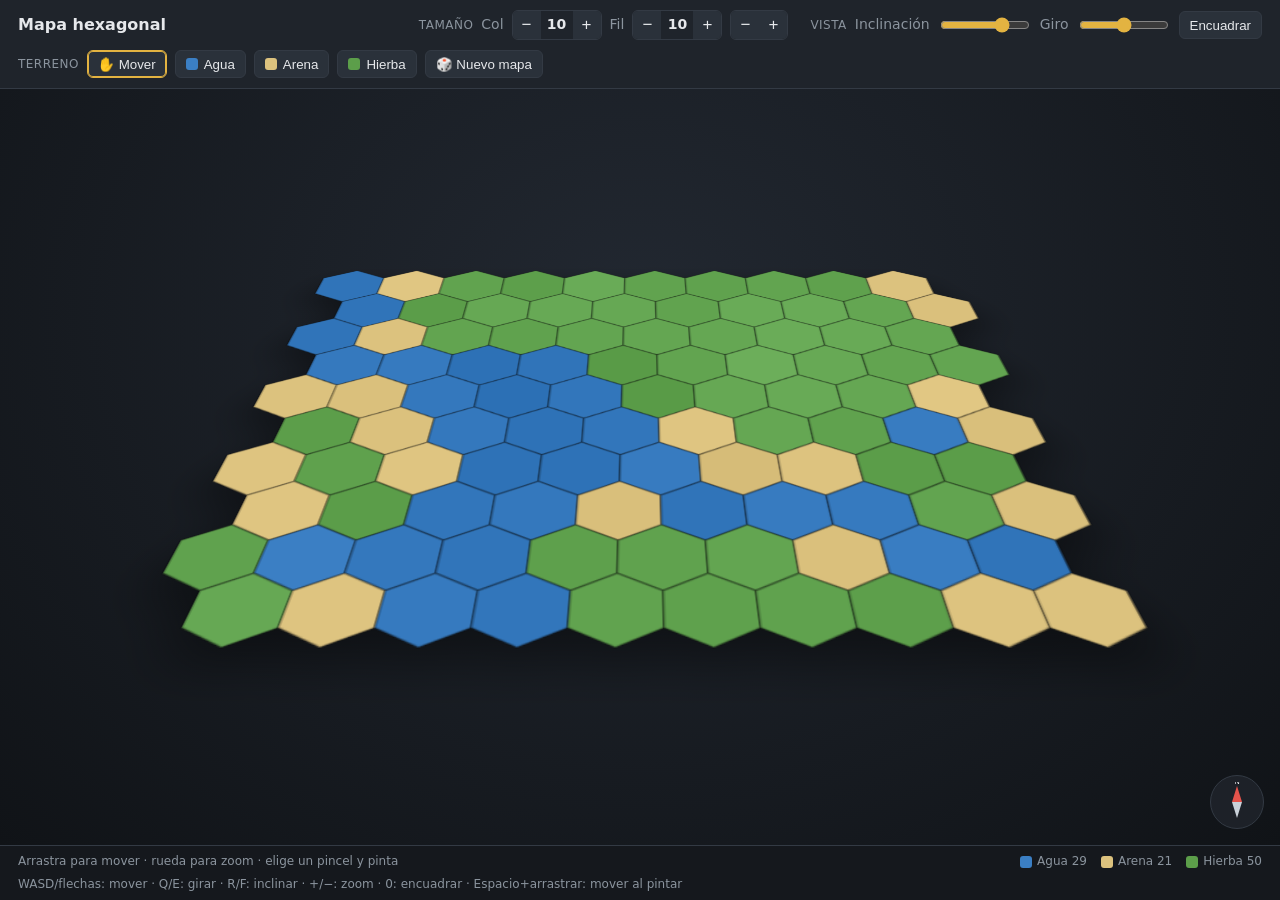
<file: index.old.html>
<!DOCTYPE html>
<html lang="es">
<head>
<meta charset="utf-8">
<meta name="viewport" content="width=device-width, initial-scale=1">
<title>Mapa hexagonal</title>
<style>
  :root {
    --bg: #15181d; --panel: #1f242b; --borde: #333a44; --txt: #e6e8eb; --sub: #8b949e; --acento: #e3b341;
    --agua: #3b7fc4; --arena: #dcc27e; --hierba: #5c9e4a;
  }
  * { box-sizing: border-box; }
  html, body { height: 100%; margin: 0; }
  body { display: flex; flex-direction: column; background: var(--bg); color: var(--txt);
         font: 14px/1.4 system-ui, -apple-system, sans-serif; user-select: none; }

  header { display: flex; flex-wrap: wrap; align-items: center; gap: 10px 22px; padding: 10px 18px;
           background: var(--panel); border-bottom: 1px solid var(--borde); position: relative; z-index: 2; }
  h1 { margin: 0; font-size: 16px; font-weight: 600; margin-right: auto; }
  .grupo { display: flex; align-items: center; gap: 8px; }
  .grupo > .titulo { color: var(--sub); font-size: 12px; text-transform: uppercase; letter-spacing: .04em; }
  .stepper { display: flex; align-items: center; border: 1px solid var(--borde); border-radius: 6px; overflow: hidden; }
  .stepper button { width: 28px; height: 28px; border: 0; background: #2a313a; color: var(--txt); font-size: 17px; cursor: pointer; }
  .stepper button:hover:not(:disabled) { background: #36404b; }
  .stepper button:disabled { opacity: .35; cursor: default; }
  .stepper output { min-width: 32px; text-align: center; font-variant-numeric: tabular-nums; font-weight: 600; }
  .etq { color: var(--sub); }
  input[type=range] { width: 90px; accent-color: var(--acento); }
  .boton, .herr { height: 28px; padding: 0 10px; border: 1px solid var(--borde); border-radius: 6px;
                  background: #2a313a; color: var(--txt); cursor: pointer; display: inline-flex; align-items: center; gap: 6px; }
  .boton:hover, .herr:hover { background: #36404b; }
  .herr.activa { border-color: var(--acento); box-shadow: inset 0 0 0 1px var(--acento); }
  .muestra { width: 12px; height: 12px; border-radius: 3px; }

  /* ---- escena 3D ---- */
  main { flex: 1; min-height: 0; position: relative; overflow: hidden; perspective: 1100px;
         background: radial-gradient(ellipse at 50% 30%, #222831, #101317); cursor: grab; touch-action: none; }
  main.arrastrando { cursor: grabbing; }
  main.pintando { cursor: crosshair; }
  .mesa { position: absolute; left: 50%; top: 50%; transform-style: preserve-3d; }
  .mesa svg { display: block; overflow: visible; filter: drop-shadow(0 18px 18px rgba(0,0,0,.45)); }
  .hex { stroke: rgba(0,0,0,.28); stroke-width: 1.5; }
  .hex:hover { stroke: #fff; stroke-width: 3; }

  .brujula { position: absolute; right: 16px; bottom: 16px; width: 54px; height: 54px; border-radius: 50%;
             background: rgba(31,36,43,.85); border: 1px solid var(--borde); display: grid; place-items: center;
             cursor: pointer; z-index: 2; }
  .brujula svg { width: 40px; height: 40px; }

  footer { padding: 7px 18px; color: var(--sub); font-size: 12px; border-top: 1px solid var(--borde);
           display: flex; flex-wrap: wrap; gap: 6px 20px; justify-content: space-between; }
  .leyenda { display: flex; gap: 14px; }
  .leyenda span { display: inline-flex; align-items: center; gap: 5px; }
</style>
</head>
<body>
<header>
  <h1>Mapa hexagonal</h1>

  <div class="grupo">
    <span class="titulo">Tamaño</span>
    <span class="etq">Col</span>
    <div class="stepper">
      <button data-campo="cols" data-delta="-1" aria-label="Menos columnas">−</button>
      <output id="cols">10</output>
      <button data-campo="cols" data-delta="1" aria-label="Más columnas">+</button>
    </div>
    <span class="etq">Fil</span>
    <div class="stepper">
      <button data-campo="filas" data-delta="-1" aria-label="Menos filas">−</button>
      <output id="filas">10</output>
      <button data-campo="filas" data-delta="1" aria-label="Más filas">+</button>
    </div>
    <div class="stepper">
      <button data-campo="ambos" data-delta="-1" aria-label="Reducir ambos">−</button>
      <button data-campo="ambos" data-delta="1" aria-label="Ampliar ambos">+</button>
    </div>
  </div>

  <div class="grupo">
    <span class="titulo">Vista</span>
    <label class="etq" for="incl">Inclinación</label>
    <input type="range" id="incl" min="0" max="75" value="55">
    <label class="etq" for="rot">Giro</label>
    <input type="range" id="rot" min="-180" max="180" value="0">
    <button class="boton" id="encuadrar" title="Centrar y ajustar (tecla 0)">Encuadrar</button>
  </div>

  <div class="grupo" id="herramientas">
    <span class="titulo">Terreno</span>
    <button class="herr activa" data-herr="mover" title="Mover (M)">✋ Mover</button>
    <button class="herr" data-herr="agua" title="Pintar agua (1)"><span class="muestra" style="background:var(--agua)"></span>Agua</button>
    <button class="herr" data-herr="arena" title="Pintar arena (2)"><span class="muestra" style="background:var(--arena)"></span>Arena</button>
    <button class="herr" data-herr="hierba" title="Pintar hierba (3)"><span class="muestra" style="background:var(--hierba)"></span>Hierba</button>
    <button class="boton" id="nuevo" title="Generar otro mapa al azar">🎲 Nuevo mapa</button>
  </div>
</header>

<main id="escena">
  <div class="mesa" id="mesa"><svg id="tablero" role="img" aria-label="Mapa de hexágonos"></svg></div>
  <div class="brujula" id="brujula" title="Orientar al norte">
    <svg viewBox="-20 -20 40 40" id="aguja"><polygon points="0,-16 5,0 -5,0" fill="#e5534b"/><polygon points="0,16 5,0 -5,0" fill="#c9d1d9"/><text y="-17" font-size="7" text-anchor="middle" fill="#e6e8eb" dy="-1">N</text></svg>
  </div>
</main>

<footer>
  <span id="info">Arrastra para mover · rueda para zoom · elige un pincel y pinta</span>
  <span class="leyenda" id="leyenda"></span>
  <span>WASD/flechas: mover · Q/E: girar · R/F: inclinar · +/−: zoom · 0: encuadrar · Espacio+arrastrar: mover al pintar</span>
</footer>

<script>
// ---------------------------------------------------------------- configuración
const MIN = 1, MAX = 40;
const R = 30;                       // radio del hexágono (centro a vértice)
const ANCHO = Math.sqrt(3) * R;     // hexágonos "punta arriba"
const ALTO_FILA = 1.5 * R;
const TERRENOS = {
  agua:   { nombre: "Agua",   color: [59, 127, 196] },
  arena:  { nombre: "Arena",  color: [220, 194, 126] },
  hierba: { nombre: "Hierba", color: [92, 158, 74] },
};

const estado = {
  cols: 10, filas: 10,
  semilla: Math.floor(Math.random() * 1e9),
  pintadas: new Map(),            // "f,c" -> terreno pintado a mano (prevalece sobre el generado)
  herramienta: "mover",
};
const vista = { incl: 55, rot: 0, zoom: 1, px: 0, py: 0 };  // px/py: desplazamiento sobre el plano del mapa

const $ = id => document.getElementById(id);
const svg = $("tablero"), mesa = $("mesa"), escena = $("escena");

// ---------------------------------------------------------------- terreno procedural (ruido de valor)
function hash(x, y) {
  let h = (x * 374761393 + y * 668265263 + estado.semilla * 2147483647) | 0;
  h = Math.imul(h ^ (h >>> 13), 1274126177);
  return ((h ^ (h >>> 16)) >>> 0) / 4294967295;
}
function ruido(x, y) {
  const x0 = Math.floor(x), y0 = Math.floor(y), tx = x - x0, ty = y - y0;
  const s = t => t * t * (3 - 2 * t);
  const a = hash(x0, y0), b = hash(x0 + 1, y0), c = hash(x0, y0 + 1), d = hash(x0 + 1, y0 + 1);
  return a + (b - a) * s(tx) + (c - a) * s(ty) + (a - b - c + d) * s(tx) * s(ty);
}
function altura(f, c) {
  const x = c + (f % 2) * 0.5, y = f * 0.866;  // posición real del centro (en anchos de hexágono)
  return 0.65 * ruido(x * 0.3, y * 0.3) + 0.35 * ruido(x * 0.7 + 50, y * 0.7 + 50);
}
function terrenoGenerado(h) { return h < 0.44 ? "agua" : h < 0.52 ? "arena" : "hierba"; }
function terreno(f, c) { return estado.pintadas.get(`${f},${c}`) ?? terrenoGenerado(altura(f, c)); }

function colorDe(f, c) {
  // variación sutil de tono por casilla para que el mapa no se vea plano
  const tipo = terreno(f, c), [r, g, b] = TERRENOS[tipo].color;
  const v = (altura(f, c) - 0.5) * (tipo === "agua" ? 70 : 40) + (hash(f * 7, c * 13) - 0.5) * 10;
  const k = n => Math.max(0, Math.min(255, Math.round(n + v)));
  return `rgb(${k(r)},${k(g)},${k(b)})`;
}

// ---------------------------------------------------------------- dibujo
function vertices(cx, cy) {
  const pts = [];
  for (let i = 0; i < 6; i++) {
    const a = Math.PI / 180 * (60 * i - 30);
    pts.push(`${(cx + R * Math.cos(a)).toFixed(2)},${(cy + R * Math.sin(a)).toFixed(2)}`);
  }
  return pts.join(" ");
}

function dimensiones() {
  return { w: ANCHO * (estado.cols + (estado.filas > 1 ? 0.5 : 0)), h: 2 * R + ALTO_FILA * (estado.filas - 1) };
}

function dibujar() {
  const { cols, filas } = estado;
  const frag = document.createDocumentFragment();
  for (let f = 0; f < filas; f++) {
    for (let c = 0; c < cols; c++) {
      const p = document.createElementNS("http://www.w3.org/2000/svg", "polygon");
      p.setAttribute("points", vertices(ANCHO * (c + 0.5 + (f % 2) * 0.5), R + ALTO_FILA * f));
      p.setAttribute("class", "hex");
      p.setAttribute("fill", colorDe(f, c));
      p.dataset.f = f; p.dataset.c = c;
      frag.appendChild(p);
    }
  }
  svg.replaceChildren(frag);
  const { w, h } = dimensiones();
  svg.setAttribute("width", w); svg.setAttribute("height", h);
  svg.setAttribute("viewBox", `0 0 ${w} ${h}`);

  $("cols").textContent = cols; $("filas").textContent = filas;
  for (const b of document.querySelectorAll(".stepper button")) {
    const d = +b.dataset.delta, campo = b.dataset.campo;
    const valores = campo === "ambos" ? [cols, filas] : [estado[campo]];
    b.disabled = valores.every(v => v + d < MIN || v + d > MAX);
  }
  aplicarVista();
  actualizarLeyenda();
}

function actualizarLeyenda() {
  const n = { agua: 0, arena: 0, hierba: 0 };
  for (let f = 0; f < estado.filas; f++) for (let c = 0; c < estado.cols; c++) n[terreno(f, c)]++;
  $("leyenda").innerHTML = Object.entries(TERRENOS).map(([k, t]) =>
    `<span><span class="muestra" style="background:var(--${k})"></span>${t.nombre} ${n[k]}</span>`).join("");
}

// ---------------------------------------------------------------- vista 3D (pan / inclinación / giro / zoom)
function aplicarVista() {
  const { w, h } = dimensiones();
  // Orden (de derecha a izquierda): desplazar sobre el plano -> escalar -> girar -> inclinar -> centrar
  mesa.style.width = w + "px"; mesa.style.height = h + "px";
  mesa.style.transformOrigin = "center";
  mesa.style.transform =
    `translate(-50%, -50%) rotateX(${vista.incl}deg) rotateZ(${vista.rot}deg) scale(${vista.zoom}) translate(${vista.px}px, ${vista.py}px)`;
  $("incl").value = vista.incl; $("rot").value = vista.rot;
  $("aguja").style.transform = `rotate(${vista.rot}deg)`;
}

function encuadrar() {
  // Mide el tamaño real en pantalla (con perspectiva) y ajusta el zoom hasta que quepa con margen
  vista.px = vista.py = 0;
  vista.zoom = 1;
  for (let i = 0; i < 4; i++) {
    aplicarVista();
    const caja = svg.getBoundingClientRect(), esc = escena.getBoundingClientRect();
    const factor = Math.min(esc.width * 0.9 / caja.width, esc.height * 0.88 / caja.height);
    vista.zoom = Math.min(vista.zoom * factor, 4);
  }
  aplicarVista();
  // centra verticalmente lo que se ve (la perspectiva desplaza el tablero hacia abajo)
  const caja = svg.getBoundingClientRect(), esc = escena.getBoundingClientRect();
  moverPantalla(0, (esc.top + esc.height / 2) - (caja.top + caja.height / 2));
}

// Convierte un movimiento en pantalla (dx, dy) en desplazamiento sobre el plano del mapa
function moverPantalla(dx, dy) {
  const incl = vista.incl * Math.PI / 180, rot = vista.rot * Math.PI / 180;
  const gx = dx, gy = dy / Math.max(Math.cos(incl), 0.25);           // deshace la inclinación
  const lx = gx * Math.cos(rot) + gy * Math.sin(rot);                // deshace el giro
  const ly = -gx * Math.sin(rot) + gy * Math.cos(rot);
  vista.px += lx / vista.zoom; vista.py += ly / vista.zoom;
  aplicarVista();
}

function zoom(factor) {
  vista.zoom = Math.min(8, Math.max(0.15, vista.zoom * factor));
  aplicarVista();
}

// ---------------------------------------------------------------- interacción
let arrastre = null, pintando = false, espacio = false;

function pintar(p) {
  if (!p || !p.classList.contains("hex")) return;
  const f = +p.dataset.f, c = +p.dataset.c, tipo = estado.herramienta;
  if (terreno(f, c) === tipo) return;
  estado.pintadas.set(`${f},${c}`, tipo);
  p.setAttribute("fill", colorDe(f, c));
  actualizarLeyenda();
}

escena.addEventListener("pointerdown", e => {
  const moverModo = estado.herramienta === "mover" || e.button !== 0 || espacio;
  if (moverModo) {
    arrastre = { x: e.clientX, y: e.clientY };
    escena.setPointerCapture(e.pointerId);
    escena.classList.add("arrastrando");
  } else {
    pintando = true;
    pintar(e.target);
  }
});
escena.addEventListener("pointermove", e => {
  if (arrastre) {
    moverPantalla(e.clientX - arrastre.x, e.clientY - arrastre.y);
    arrastre = { x: e.clientX, y: e.clientY };
  } else if (pintando) {
    pintar(document.elementFromPoint(e.clientX, e.clientY));
  }
});
const soltar = () => { arrastre = null; pintando = false; escena.classList.remove("arrastrando"); };
escena.addEventListener("pointerup", soltar);
escena.addEventListener("pointercancel", soltar);
escena.addEventListener("contextmenu", e => e.preventDefault());
escena.addEventListener("wheel", e => { e.preventDefault(); zoom(Math.exp(-e.deltaY * 0.0015)); }, { passive: false });

svg.addEventListener("mouseover", e => {
  const p = e.target.closest(".hex");
  if (p) $("info").textContent =
    `Fila ${+p.dataset.f + 1}, columna ${+p.dataset.c + 1} · ${TERRENOS[terreno(+p.dataset.f, +p.dataset.c)].nombre}`;
});

function elegirHerramienta(h) {
  estado.herramienta = h;
  for (const b of document.querySelectorAll(".herr")) b.classList.toggle("activa", b.dataset.herr === h);
  escena.classList.toggle("pintando", h !== "mover");
}
$("herramientas").addEventListener("click", e => {
  const b = e.target.closest(".herr");
  if (b) elegirHerramienta(b.dataset.herr);
});

function cambiarTamano(campo, delta) {
  const ajustar = k => { estado[k] = Math.min(MAX, Math.max(MIN, estado[k] + delta)); };
  if (campo === "ambos") { ajustar("cols"); ajustar("filas"); } else ajustar(campo);
  for (const k of estado.pintadas.keys()) {
    const [f, c] = k.split(",").map(Number);
    if (f >= estado.filas || c >= estado.cols) estado.pintadas.delete(k);
  }
  dibujar();
}
document.querySelector("header").addEventListener("click", e => {
  const b = e.target.closest("button[data-campo]");
  if (b) cambiarTamano(b.dataset.campo, +b.dataset.delta);
});

$("incl").addEventListener("input", e => { vista.incl = +e.target.value; aplicarVista(); });
$("rot").addEventListener("input", e => { vista.rot = +e.target.value; aplicarVista(); });
$("encuadrar").onclick = encuadrar;
$("brujula").onclick = () => { vista.rot = 0; aplicarVista(); };
$("nuevo").onclick = () => { estado.semilla = Math.floor(Math.random() * 1e9); estado.pintadas.clear(); dibujar(); };

document.addEventListener("keydown", e => {
  if (e.target.tagName === "INPUT") return;
  const paso = 40, k = e.key.toLowerCase();
  const acciones = {
    w: () => moverPantalla(0, paso), arrowup: () => moverPantalla(0, paso),
    s: () => moverPantalla(0, -paso), arrowdown: () => moverPantalla(0, -paso),
    a: () => moverPantalla(paso, 0), arrowleft: () => moverPantalla(paso, 0),
    d: () => moverPantalla(-paso, 0), arrowright: () => moverPantalla(-paso, 0),
    q: () => { vista.rot = ((vista.rot - 5 + 540) % 360) - 180; aplicarVista(); },
    e: () => { vista.rot = ((vista.rot + 5 + 540) % 360) - 180; aplicarVista(); },
    r: () => { vista.incl = Math.min(75, vista.incl + 5); aplicarVista(); },
    f: () => { vista.incl = Math.max(0, vista.incl - 5); aplicarVista(); },
    "+": () => zoom(1.15), "=": () => zoom(1.15), "-": () => zoom(1 / 1.15),
    "0": encuadrar, m: () => elegirHerramienta("mover"),
    "1": () => elegirHerramienta("agua"), "2": () => elegirHerramienta("arena"), "3": () => elegirHerramienta("hierba"),
    " ": () => { espacio = true; },
  };
  if (acciones[k]) { e.preventDefault(); acciones[k](); }
});
document.addEventListener("keyup", e => { if (e.key === " ") espacio = false; });
window.addEventListener("resize", aplicarVista);

dibujar();
encuadrar();
</script>
</body>
</html>
</file>
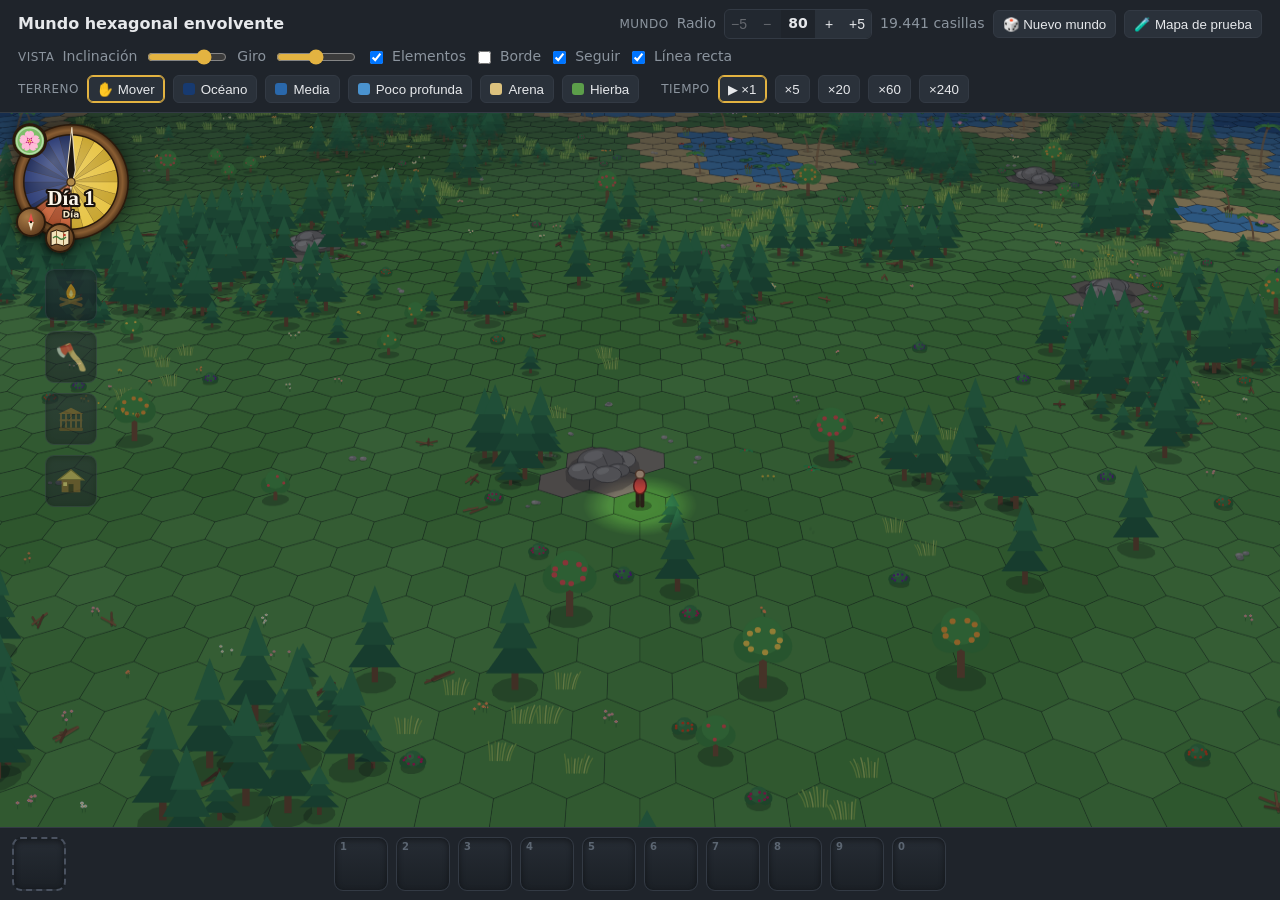
<file: world.old.html>
<!DOCTYPE html>
<html lang="es">
<head>
<meta charset="utf-8">
<meta name="viewport" content="width=device-width, initial-scale=1">
<title>Mundo hexagonal envolvente</title>
<style>
  :root {
    --bg: #15181d; --panel: #1f242b; --borde: #333a44; --txt: #e6e8eb; --sub: #8b949e; --acento: #e3b341;
    --profunda: #173a70; --media: #2a68ab; --agua: #4a93cf; --arena: #dcc27e; --hierba: #5c9e4a;
  }
  * { box-sizing: border-box; }
  html, body { height: 100%; margin: 0; }
  body { display: flex; flex-direction: column; background: var(--bg); color: var(--txt);
         font: 14px/1.4 system-ui, -apple-system, sans-serif; user-select: none; }
  header { display: flex; flex-wrap: wrap; align-items: center; gap: 8px 22px; padding: 9px 18px;
           background: var(--panel); border-bottom: 1px solid var(--borde); }
  h1 { margin: 0; font-size: 16px; font-weight: 600; margin-right: auto; }
  .grupo { display: flex; align-items: center; gap: 8px; flex-wrap: wrap; }
  .titulo { color: var(--sub); font-size: 12px; text-transform: uppercase; letter-spacing: .04em; }
  .etq { color: var(--sub); }
  .stepper { display: flex; align-items: center; border: 1px solid var(--borde); border-radius: 6px; overflow: hidden; }
  .stepper button { min-width: 28px; height: 28px; border: 0; background: #2a313a; color: var(--txt); font-size: 14px; cursor: pointer; }
  .stepper button:hover:not(:disabled) { background: #36404b; }
  .stepper button:disabled { opacity: .35; cursor: default; }
  .stepper output { min-width: 34px; text-align: center; font-variant-numeric: tabular-nums; font-weight: 600; }
  input[type=range] { width: 80px; accent-color: var(--acento); }
  .boton, .herr { height: 28px; padding: 0 9px; border: 1px solid var(--borde); border-radius: 6px;
                  background: #2a313a; color: var(--txt); cursor: pointer; display: inline-flex; align-items: center; gap: 6px; }
  .boton:hover, .herr:hover { background: #36404b; }
  .herr.activa { border-color: var(--acento); box-shadow: inset 0 0 0 1px var(--acento); }
  .muestra { width: 12px; height: 12px; border-radius: 3px; display: inline-block; }
  label.chk { display: inline-flex; align-items: center; gap: 6px; color: var(--sub); cursor: pointer; }

  main { flex: 1; min-height: 0; position: relative; overflow: hidden; touch-action: none; }
  #vista { width: 100%; height: 100%; display: block; cursor: grab; }
  #vista.arrastrando { cursor: grabbing; }
  #vista.pintando { cursor: crosshair; }

  /* medallas sobre el borde del reloj (como la de la estación): brújula abajo a la izquierda y, a su derecha, el mapa */
  .medalla { position: absolute; width: 30px; height: 30px; margin: -15px 0 0 -15px; border-radius: 50%; cursor: pointer;
             display: grid; place-items: center; border: 2.5px solid #2b1a0c;
             background: radial-gradient(circle at 35% 30%, #a77a45, #6b4524 70%, #4a2f17); box-shadow: 0 2px 5px rgba(0,0,0,.55); }
  .medalla:hover { filter: brightness(1.15); }
  .medalla svg { width: 24px; height: 24px; }
  #brujula { left: 19px; top: 99px; }
  #botonMapa { left: 48px; top: 115px; }
  /* mapa desplegado como un pergamino con los bordes quemados (tecla M o el icono del mapa) */
  .pergamino { display: none; position: absolute; left: 50%; top: 50%; transform: translate(-50%, -50%); z-index: 6; padding: 38px 44px;
               background: radial-gradient(ellipse at 50% 45%, #f5e7c4 0%, #ead3a0 55%, #d5b277 85%, #b58a4d 100%);
               filter: drop-shadow(0 12px 22px rgba(0,0,0,.6)); }
  .pergamino.visible { display: block; }
  .pergamino::before { content: ""; position: absolute; inset: 0; pointer-events: none;
                       box-shadow: inset 0 0 22px 10px rgba(92,48,12,.85), inset 0 0 60px 20px rgba(140,90,40,.35); }
  .pergamino canvas { display: block; cursor: pointer; filter: sepia(.55) saturate(.75) brightness(1.18) contrast(.88); opacity: .92; }
  .pergamino .titulo-mapa { position: absolute; left: 0; right: 0; top: 10px; text-align: center; font: italic 600 16px Georgia, serif;
                            color: #5a3612; letter-spacing: .05em; }
  .pergamino .pie-mapa { position: absolute; left: 0; right: 0; bottom: 11px; text-align: center; font: italic 12px Georgia, serif; color: #6b4a22; }
  .reloj { position: absolute; left: 12px; top: 10px; width: 118px; height: 118px;
           filter: drop-shadow(0 0 10px rgba(0,0,0,.65)); }
  .reloj canvas { width: 118px; height: 118px; display: block; }
  /* barra inferior: casillas de elementos recolectados */
  footer.inventario { position: relative; display: flex; justify-content: center; padding: 9px 18px;
                      background: var(--panel); border-top: 1px solid var(--borde); }
  footer.inventario .ranuras { display: flex; gap: 8px; }
  .ranura[data-k] { cursor: pointer; }
  .ranura.en-mano { border-color: var(--acento); box-shadow: inset 0 0 0 1px var(--acento); }
  .ranura.mano { position: absolute; left: 12px; top: 9px; cursor: pointer; border: 2px dashed #4a5260; }
  .ranura.mano.llena { border: 2px solid var(--acento); background: linear-gradient(#3a3020, #241e14); }
  .ranura .agua { position: absolute; left: 4px; bottom: 2px; font-size: 10px; font-weight: 700; color: #8fc4f0; text-shadow: 0 1px 2px #000; }
  .ranura .tecla { position: absolute; left: 5px; top: 2px; font-size: 10px; color: #5c6672; font-weight: 600; }
  .ranura.mano .llama { position: absolute; left: 4px; bottom: 3px; height: 3px; border-radius: 2px; background: #f39c12; }
  .ranura svg { width: 30px; height: 30px; }
  /* taller: lo que se puede confeccionar (izquierda, bajo el reloj) */
  .muerte { display: none; position: absolute; inset: 0; z-index: 9; background: rgba(5,6,10,.72); place-items: center; }
  .muerte.visible { display: grid; }
  .caja-muerte { background: #1b1f25; border: 1px solid #5a1d18; border-radius: 12px; padding: 22px 28px; text-align: center; max-width: 360px; }
  .caja-muerte b { font: 600 22px Georgia, serif; color: #e5534b; }
  .caja-muerte p { color: var(--txt); margin: 12px 0 18px; }
  .ventana-casa { padding: 44px 40px 26px; z-index: 7; }
  .ventana-casa .nota-casa { margin: 0 0 12px; text-align: center; font: italic 13px Georgia, serif; color: #5a3612; max-width: 600px; margin-inline: auto; }
  .ventana-casa .almacen { display: grid; grid-template-columns: repeat(10, 52px); gap: 8px; justify-content: center; }
  .ventana-casa .almacen .ranura { background: rgba(60,38,18,.18); border-color: #8a6a3c; }
  .ventana-casa .botones-casa { display: flex; justify-content: center; gap: 10px; margin-top: 16px; }
  .ventana-casa .boton { background: #6b4524; border-color: #3a2614; color: #f5e7c4; }
  .ventana-casa .boton:disabled { opacity: .45; cursor: default; }
  #inventario .ranura, #almacen .ranura { user-select: none; -webkit-user-select: none; touch-action: none; }
  #inventario .ranura[data-lleno="1"], #almacen .ranura[data-lleno="1"] { cursor: grab; }
  .ranura.fantasma { position: fixed; z-index: 50; pointer-events: none; opacity: .9; transform: scale(1.08); box-shadow: 0 6px 16px rgba(0,0,0,.45); }
  .ranura.sobre { outline: 2px solid #7fd47f; outline-offset: 1px; }
  .durmiendo { display: none; position: absolute; left: 50%; top: 18px; transform: translateX(-50%); z-index: 4; padding: 8px 16px;
               border-radius: 10px; background: rgba(21,24,29,.9); border: 1px solid var(--borde); font-size: 14px; }
  .durmiendo.visible { display: block; }
  .panel-jaula { display: none; position: absolute; left: 50%; bottom: 56px; transform: translateX(-50%); z-index: 4; padding: 10px 12px;
                 background: rgba(21,24,29,.95); border: 1px solid var(--borde); border-radius: 12px; min-width: 300px; }
  .panel-jaula.visible { display: block; }
  .panel-jaula .cab { display: flex; align-items: center; gap: 8px; margin-bottom: 8px; }
  .panel-jaula .cab span { color: var(--sub); font-size: 12px; }
  .panel-jaula .cab button { margin-left: auto; background: none; border: 0; color: var(--sub); font-size: 18px; cursor: pointer; }
  .panel-jaula .animales { display: flex; gap: 6px; }
  .panel-jaula .ranura.animal { cursor: pointer; padding: 0; color: var(--txt); align-content: start; padding-top: 4px; font-size: 24px; }
  .panel-jaula .ranura.vacia { opacity: .5; }
  .panel-jaula .barra { position: absolute; left: 6px; right: 6px; height: 4px; border-radius: 2px; background: #2d343d; overflow: hidden; }
  .panel-jaula .barra:nth-of-type(1) { bottom: 10px; } .panel-jaula .barra:nth-of-type(2) { bottom: 4px; }
  .panel-jaula .barra span { display: block; height: 100%; }
  .panel-jaula .reservas { margin: 8px 0 4px; font-size: 13px; color: var(--txt); }
  .panel-jaula .leyenda-barras { font-size: 11px; color: var(--sub); display: flex; gap: 6px; align-items: center; margin-bottom: 8px; }
  .panel-jaula .leyenda-barras span { width: 10px; height: 4px; border-radius: 2px; display: inline-block; }
  .panel-jaula .leyenda-barras .c1 { background: #e3b341; } .panel-jaula .leyenda-barras .c2 { background: #4a93cf; margin-left: 8px; }
  .panel-jaula .acciones { display: flex; gap: 6px; flex-wrap: wrap; }
  .panel-jaula .acciones button:disabled { opacity: .4; cursor: default; }
  .taller { position: absolute; left: 45px; top: 156px; display: flex; flex-direction: column; gap: 10px; }   /* centrado bajo el reloj */
  .fila-taller { position: relative; width: 52px; height: 52px; }
  .desplegable { position: absolute; left: 62px; top: 50%; transform: translateY(-50%); display: flex; gap: 6px; padding: 5px;
                 border-radius: 10px; background: rgba(21,24,29,.85); border: 1px solid var(--borde); }
  .ranura.grupo, .ranura.receta { width: 52px; height: 52px; font-size: 26px; cursor: pointer; color: var(--txt); padding: 0; }
  .ranura.grupo { opacity: .55; }
  .ranura.grupo.lista { opacity: 1; border-color: var(--acento); }
  .ranura.grupo.abierto { box-shadow: inset 0 0 0 2px var(--acento); opacity: 1; }
  .ranura.receta { filter: grayscale(1); opacity: .42; }
  .ranura.receta.lista { filter: none; opacity: 1; border-color: var(--acento); }
  .ranura.receta.en-obra { box-shadow: inset 0 0 0 2px #7fd47f; border-color: #7fd47f; }
  .ranura.grupo:hover, .ranura.receta.lista:hover { background: linear-gradient(#323a44, #232a32); }
  .ranura { position: relative; width: 54px; height: 54px; border-radius: 9px; border: 1px solid var(--borde);
            background: linear-gradient(#262c34, #1b2026); box-shadow: inset 0 2px 6px rgba(0,0,0,.45);
            display: grid; place-items: center; font-size: 28px; }
  .ranura .cant { position: absolute; right: 5px; bottom: 2px; font-size: 12px; font-weight: 700; color: var(--txt);
                  text-shadow: 0 1px 2px #000; font-variant-numeric: tabular-nums; }
  .aviso { position: absolute; left: 50%; bottom: 14px; transform: translateX(-50%); padding: 6px 14px; border-radius: 8px;
           background: rgba(21,24,29,.9); border: 1px solid var(--borde); font-size: 13px; color: var(--txt);
           opacity: 0; transition: opacity .3s; pointer-events: none; }
  .aviso.visible { opacity: 1; }
  .poblacion { display: none; position: absolute; left: 50%; top: 50%; transform: translate(-50%, -50%); width: min(980px, 94%);
               height: min(640px, 88%); background: rgba(21,24,29,.95); border: 1px solid var(--borde); border-radius: 12px;
               padding: 10px 12px 12px; flex-direction: column; gap: 6px; z-index: 5; }
  .poblacion.visible { display: flex; }
  .poblacion .cabeza { display: flex; gap: 14px; align-items: baseline; font-size: 14px; }
  .poblacion .cabeza span { color: var(--sub); font-size: 12px; }
  .poblacion .pista { margin-left: auto; }
  .poblacion canvas { flex: 1; width: 100%; min-height: 0; cursor: crosshair; }
</style>
</head>
<body>
<header>
  <h1>Mundo hexagonal envolvente</h1>

  <div class="grupo">
    <span class="titulo">Mundo</span>
    <span class="etq">Radio</span>
    <div class="stepper">
      <button data-delta="-5" aria-label="Radio −5">−5</button>
      <button data-delta="-1" aria-label="Radio −1">−</button>
      <output id="radio">80</output>
      <button data-delta="1" aria-label="Radio +1">+</button>
      <button data-delta="5" aria-label="Radio +5">+5</button>
    </div>
    <span class="etq" id="ncasillas"></span>
    <button class="boton" id="nuevo">🎲 Nuevo mundo</button>
    <button class="boton" id="prueba" title="Mapa pequeño (radio 24) con un solo pasto alto y 10 venados; el inventario se llena con 500 de cada recurso natural">🧪 Mapa de prueba</button>

  </div>

  <div class="grupo">
    <span class="titulo">Vista</span>
    <label class="etq" for="incl">Inclinación</label>
    <input type="range" id="incl" min="0" max="72" value="55">
    <label class="etq" for="rot">Giro</label>
    <input type="range" id="rot" min="-180" max="180" value="0">
    <label class="chk" title="Tecla V"><input type="checkbox" id="elementos" checked> Elementos</label>
    <label class="chk" title="Tecla B"><input type="checkbox" id="borde"> Borde</label>
    <label class="chk" title="Tecla C"><input type="checkbox" id="seguir" checked> Seguir</label>
    <label class="chk" title="Sin marcar: va de centro a centro de casilla"><input type="checkbox" id="recta" checked> Línea recta</label>
  </div>

  <div class="grupo" id="herramientas">
    <span class="titulo">Terreno</span>
    <button class="herr activa" data-herr="mover" title="Mover (Mayús+0)">✋ Mover</button>
    <button class="herr" data-herr="profunda" title="Océano (Mayús+1)"><span class="muestra" style="background:var(--profunda)"></span>Océano</button>
    <button class="herr" data-herr="media" title="Profundidad media (Mayús+2)"><span class="muestra" style="background:var(--media)"></span>Media</button>
    <button class="herr" data-herr="agua" title="Agua poco profunda: se puede vadear (Mayús+3)"><span class="muestra" style="background:var(--agua)"></span>Poco profunda</button>
    <button class="herr" data-herr="arena" title="Arena (Mayús+4)"><span class="muestra" style="background:var(--arena)"></span>Arena</button>
    <button class="herr" data-herr="hierba" title="Hierba (Mayús+5)"><span class="muestra" style="background:var(--hierba)"></span>Hierba</button>
  </div>

  <div class="grupo" id="acelerador" title="Acelerar el tiempo para probar (a ×1 un día dura 6 minutos)">
    <span class="titulo">Tiempo</span>
    <button class="herr activa" data-vel="1">▶ ×1</button>
    <button class="herr" data-vel="5">×5</button>
    <button class="herr" data-vel="20">×20</button>
    <button class="herr" data-vel="60">×60</button>
    <button class="herr" data-vel="240">×240</button>
  </div>
</header>

<main>
  <canvas id="vista"></canvas>
  <div class="reloj" id="cajaReloj"><canvas id="reloj" width="236" height="236"></canvas>
    <div class="medalla" id="brujula" title="Brújula · clic: orientar al norte">
      <svg viewBox="-20 -20 40 40" id="aguja"><polygon points="0,-15 4.5,0 -4.5,0" fill="#e5534b"/><polygon points="0,15 4.5,0 -4.5,0" fill="#f1e6c8"/>
        <circle r="2" fill="#2b1a0c"/></svg>
    </div>
    <div class="medalla" id="botonMapa" title="Mapa (M)">
      <svg viewBox="0 0 24 24"><path d="M3 6 L8.5 4 L15.5 6 L21 4 L21 18 L15.5 20 L8.5 18 L3 20 Z" fill="#f1e2bb" stroke="#2b1a0c" stroke-width="1.2" stroke-linejoin="round"/>
        <path d="M8.5 4 V18 M15.5 6 V20" stroke="#8a6a3c" stroke-width="1"/><path d="M5 12 Q8 9 11 12 T18 11" fill="none" stroke="#3f7a3a" stroke-width="1.3"/>
        <circle cx="16.5" cy="9" r="1.3" fill="#c0392b"/></svg>
    </div>
  </div>
  <div class="aviso" id="aviso"></div>
  <div class="taller" id="taller"></div>
  <div class="panel-jaula" id="panelJaula"></div>
  <div class="pergamino ventana-casa" id="ventanaCasa">
    <div class="titulo-mapa">Dentro de la casa</div>
    <p class="nota-casa">Aquí estás a salvo. Arrastra las cosas entre el almacén y tu inventario de abajo (o doble clic para pasarlas al otro lado).</p>
    <div class="almacen" id="almacen"></div>
    <div class="botones-casa"><button class="boton" id="dormirCasa">💤 Dormir hasta el amanecer</button><button class="boton" id="salirCasa">Salir (Esc)</button></div>
  </div>
  <div class="durmiendo" id="durmiendo">💤 Durmiendo en la casa… la noche pasa deprisa</div>
  <div class="muerte" id="muerte"><div class="caja-muerte"><b>Has muerto</b><p id="textoMuerte"></p>
    <button class="boton" id="reiniciarPartida">Empezar de nuevo</button></div></div>
  <div class="poblacion" id="poblacion">
    <div class="cabeza"><b>Población</b><span id="diaPoblacion"></span><span class="pista">P para cerrar</span></div>
    <canvas id="graficoPoblacion"></canvas>
  </div>
  <div class="pergamino" id="minimapa">
    <div class="titulo-mapa">Mapa del valle</div>
    <canvas id="mini"></canvas>
    <div class="pie-mapa">Clic: ir allí · M para cerrar</div>
  </div>
</main>

<footer class="inventario" id="inventario"
        title="Clic: caminar · arrastrar/WASD: mover vista · clic der.+arrastrar: girar/inclinar · rueda: zoom · M: mapa · C: seguir · V: elementos · 0: mover · 1-4: pinceles"></footer>

<script>
// =====================================================================================
//  GEOMETRÍA HEXAGONAL (coordenadas axiales q,r · hexágonos "punta arriba" de radio 1)
// =====================================================================================
const SQ3 = Math.sqrt(3), TAU = Math.PI * 2;
const DIRS = [[1, 0], [0, 1], [-1, 1], [-1, 0], [0, -1], [1, -1]];   // vecino i comparte la arista i
const ESQUINAS = [...Array(6)].map((_, i) => {
  const a = Math.PI / 180 * (60 * i - 30);
  return [Math.cos(a), Math.sin(a)];
});
const dist = (q, r) => Math.max(Math.abs(q), Math.abs(r), Math.abs(q + r));
const aPixel = (q, r) => [SQ3 * (q + r / 2), 1.5 * r];
function aHex(x, y) {
  let qf = SQ3 / 3 * x - y / 3, rf = 2 / 3 * y, sf = -qf - rf;
  let q = Math.round(qf), r = Math.round(rf), s = Math.round(sf);
  const dq = Math.abs(q - qf), dr = Math.abs(r - rf), ds = Math.abs(s - sf);
  if (dq > dr && dq > ds) q = -r - s; else if (dr > ds) r = -q - s;
  return [q, r];
}
const $ = id => document.getElementById(id);

// =====================================================================================
//  MUNDO ENVOLVENTE: un gran hexágono de radio N que tesela el plano repitiéndose.
//  Salir por un lado = entrar por el opuesto. Todas las casillas tienen 6 vecinas.
// =====================================================================================
const RADIO_MIN = 80, RADIO_MAX = 150, RADIO_PRUEBA = 24;
const mundo = { N: RADIO_MIN, semilla: 1 + Math.floor(Math.random() * 1e9), celdas: [], indice: new Map(),
                espejos: [], base: [], pintadas: new Map(), colores: [], objetos: [], animales: [], prueba: false };

function calcularEspejos(N) {          // centros de las 6 copias vecinas
  let [a, b, c] = [2 * N + 1, -N - 1, -N];
  const m = [];
  for (let i = 0; i < 6; i++) { m.push([a, b]); [a, b, c] = [-c, -a, -b]; }
  return m;
}
function canon(q, r) {                 // casilla del mundo original que corresponde a (q,r)
  const N = mundo.N;
  while (dist(q, r) > N) {
    let mejor = null, md = Infinity;
    for (const [mq, mr] of mundo.espejos) { const d = dist(q - mq, r - mr); if (d < md) { md = d; mejor = [mq, mr]; } }
    q -= mejor[0]; r -= mejor[1];
  }
  return [q, r];
}
const idx = (q, r) => { const [a, b] = canon(q, r); return mundo.indice.get(a * 100000 + b); };
const idxEn = (x, y) => idx(...aHex(x, y));
// Diferencia entre dos puntos del plano por el camino más corto (teniendo en cuenta que el mundo da la vuelta)
function deltaEnvuelto(dx, dy) {
  const [q, r] = aHex(dx, dy), [cq, cr] = canon(q, r), [ox, oy] = aPixel(q - cq, r - cr);
  return [dx - ox, dy - oy];
}
function distanciaEnvuelta(a, b) {
  const [q1, r1] = mundo.celdas[a], [q2, r2] = mundo.celdas[b];
  return dist(...canon(q2 - q1, r2 - r1));
}

// ---- azar reproducible a partir de la semilla
function azar(i, capa) {
  let h = (i * 374761393 + capa * 668265263 + mundo.semilla * 2147483647) | 0;
  h = Math.imul(h ^ (h >>> 13), 1274126177);
  return ((h ^ (h >>> 16)) >>> 0) / 4294967295;
}
let semillaAnim = 12345;
const rnd = () => { semillaAnim = (Math.imul(semillaAnim, 1664525) + 1013904223) >>> 0; return semillaAnim / 4294967296; };

// =====================================================================================
//  TERRENO: continente + mar + dos islas pequeñas
// =====================================================================================
// agua poco profunda (se puede vadear) → profundidad media → océano
const TERRENOS = ["profunda", "media", "agua", "arena", "hierba"];
const COLOR = { profunda: [23, 58, 112], media: [42, 104, 171], agua: [74, 147, 207], arena: [220, 194, 126], hierba: [92, 158, 74] };
const NOMBRE = { profunda: "Océano", media: "Profundidad media", agua: "Agua poco profunda", arena: "Arena", hierba: "Hierba" };
const esAgua = t => t === "agua" || t === "media" || t === "profunda";
const terreno = i => mundo.pintadas.get(i) ?? mundo.base[i];

function suavizado(capa, pasadas) {     // ruido suavizado sobre el grafo del mundo (sin costuras al envolver)
  const n = mundo.celdas.length, vec = mundo.vecinos;
  let v = Float32Array.from({ length: n }, (_, i) => azar(i, capa));
  for (let p = 0; p < pasadas; p++) {
    const w = new Float32Array(n);
    for (let i = 0; i < n; i++) { let s = v[i] * 2; for (const j of vec[i]) s += v[j]; w[i] = s / 8; }
    v = w;
  }
  let lo = Infinity, hi = -Infinity;
  for (const x of v) { lo = Math.min(lo, x); hi = Math.max(hi, x); }
  return v.map(x => (x - lo) / (hi - lo || 1));
}

function componentes(pertenece) {       // grupos de casillas conectadas que cumplen una condición
  const n = mundo.celdas.length, comp = new Int32Array(n).fill(-1);
  let k = 0;
  for (let s = 0; s < n; s++) {
    if (comp[s] >= 0 || !pertenece(s)) continue;
    const cola = [s]; comp[s] = k;
    while (cola.length) { const i = cola.pop(); for (const j of mundo.vecinos[i]) if (comp[j] < 0 && pertenece(j)) { comp[j] = k; cola.push(j); } }
    k++;
  }
  return comp;
}

function distancias(origen) {           // BFS multi-origen: pasos hasta la casilla más cercana que cumple `origen`
  const n = mundo.celdas.length, d = new Int16Array(n).fill(-1), cola = [];
  for (let i = 0; i < n; i++) if (origen(i)) { d[i] = 0; cola.push(i); }
  for (let h = 0; h < cola.length; h++) {
    const i = cola[h];
    for (const j of mundo.vecinos[i]) if (d[j] < 0) { d[j] = d[i] + 1; cola.push(j); }
  }
  return d;
}

function generar() {
  const N = mundo.N;
  mundo.espejos = calcularEspejos(N);
  mundo.celdas = []; mundo.indice.clear();
  for (let q = -N; q <= N; q++) for (let r = -N; r <= N; r++) if (dist(q, r) <= N) {
    mundo.indice.set(q * 100000 + r, mundo.celdas.length);
    mundo.celdas.push([q, r]);
  }
  const n = mundo.celdas.length;
  mundo.vecinos = mundo.celdas.map(([q, r]) => DIRS.map(([dq, dr]) => idx(q + dq, r + dr)));

  // --- forma: continente en el centro + dos islas en mar abierto
  const grueso = suavizado(1, 10), fino = suavizado(2, 3);
  const centro = idx(0, 0);
  const a1 = azar(1, 70) * TAU, a2 = a1 + Math.PI * (0.55 + 0.9 * azar(2, 70));
  const islas = [a1, a2].map(a => idxEn(Math.cos(a) * N * 0.8 * SQ3, Math.sin(a) * N * 0.8 * SQ3));
  const Rc = N * 0.52, Ri = Math.max(4, N * 0.07);
  const valor = new Float32Array(n);
  for (let i = 0; i < n; i++) {
    const vc = 1 - distanciaEnvuelta(i, centro) / Rc + (grueso[i] - 0.5) * 1.1 + (fino[i] - 0.5) * 0.3;
    const vi = Math.max(...islas.map(c => 1 - distanciaEnvuelta(i, c) / Ri + (fino[i] - 0.5) * 0.6));
    valor[i] = Math.max(vc, vi);
  }
  // nos quedamos solo con el continente y las dos islas (fuera islotes sueltos)
  let tierra = i => valor[i] > 0;
  const comp = componentes(tierra);
  const conservar = new Set([comp[centro], ...islas.map(c => comp[c])]);
  const esTierra = Uint8Array.from({ length: n }, (_, i) => tierra(i) && conservar.has(comp[i]) ? 1 : 0);

  // --- clasificación: playas junto al agua, agua poco profunda junto a la costa (y lagos)
  const aAgua = distancias(i => !esTierra[i]), aTierra = distancias(i => esTierra[i]);
  const mar = componentes(i => !esTierra[i]);
  const idMar = (() => { const c = {}; for (let i = 0; i < n; i++) if (!esTierra[i]) c[mar[i]] = (c[mar[i]] || 0) + 1;
                         return +Object.entries(c).sort((a, b) => b[1] - a[1])[0][0]; })();
  mundo.base = Array.from({ length: n }, (_, i) => {
    if (esTierra[i]) return aAgua[i] === 1 || (aAgua[i] === 2 && fino[i] > 0.6) ? "arena" : "hierba";
    if (mar[i] !== idMar || aTierra[i] <= 2) return "agua";                 // lagos y franja junto a la costa
    return aTierra[i] <= 5 + fino[i] * 3 ? "media" : "profunda";           // luego profundidad media y, mar adentro, océano
  });
  if (mundo.prueba) {                              // mapa de prueba: un lago seguro cerca del centro
    const l = idx(5, -3);
    for (const i of [l, ...mundo.vecinos[l]]) mundo.base[i] = "agua";
  }
  mundo.fino = fino;
  mundo.pintadas.clear();
  reiniciarReloj();
  mundo.yac = new Int32Array(n).fill(-1);  // casilla -> yacimiento que la ocupa (-1: ninguno)
  mundo.yacimientos = [];
  recalcularDistancias();

  $("radio").textContent = N;
  $("ncasillas").textContent = `${n.toLocaleString("es")} casillas`;
  for (const b of document.querySelectorAll(".stepper button")) {
    const v = N + +b.dataset.delta; b.disabled = v < RADIO_MIN || v > RADIO_MAX;
  }
  colocarElementos();
  mundo.colores = mundo.celdas.map((_, i) => colorDe(i));   // suelo rocoso bajo los yacimientos
  colocarAnimales();
  colocarPersonaje();
  pintarMinimapaBase();
}

function recalcularDistancias() {        // tras generar o pintar: distancias a agua/tierra y colores
  mundo.aAgua = distancias(i => esAgua(terreno(i)));
  mundo.aTierra = distancias(i => !esAgua(terreno(i)));
  calcularLagos();
  mundo.colores = mundo.celdas.map((_, i) => colorDe(i));
}
function calcularLagos() {               // lago = agua no conectada con el mar (el mayor cuerpo de agua)
  const n = mundo.celdas.length, agua = i => esAgua(terreno(i)), comp = componentes(agua), tam = {};
  for (let i = 0; i < n; i++) if (agua(i)) tam[comp[i]] = (tam[comp[i]] || 0) + 1;
  const mar = Object.keys(tam).length ? +Object.entries(tam).sort((a, b) => b[1] - a[1])[0][0] : -2;
  mundo.lago = new Uint8Array(n); mundo.orillaLago = new Uint8Array(n);
  for (let i = 0; i < n; i++) if (agua(i) && comp[i] !== mar) mundo.lago[i] = 1;
  for (let i = 0; i < n; i++)
    if (!agua(i) && !(mundo.yac && mundo.yac[i] >= 0) && mundo.vecinos[i].some(j => mundo.lago[j])) mundo.orillaLago[i] = 1;
}

function colorDe(i) {
  if (mundo.yac[i] >= 0) {                                                 // suelo rocoso de un yacimiento
    const v = (azar(i, 9) - 0.5) * 14;
    return [128 + v, 120 + v, 104 + v].map(x => Math.round(x));
  }
  const t = terreno(i), [r, g, b] = COLOR[t], dT = mundo.aTierra[i], dA = mundo.aAgua[i], f = mundo.fino[i];
  let v = 0;
  if (t === "agua") v = 14 - Math.min(dT, 4) * 6 + (f - 0.5) * 8;          // más claro junto a la orilla
  else if (t === "media") v = 8 - (dT - 3) * 2.5 + (f - 0.5) * 6;
  else if (t === "profunda") v = 6 - Math.min(dT - 6, 14) * 1.8;           // más oscuro mar adentro
  else if (t === "arena") v = (f - 0.5) * 14;
  else v = 6 - Math.min(dA, 12) * 1.4 + (f - 0.5) * 22;                    // tierra adentro algo más oscura
  v += (azar(i, 9) - 0.5) * 8;
  return [r + v, g + v, b + v].map(x => Math.max(0, Math.min(255, Math.round(x))));
}
// ---- Inventario: casillas de elementos recolectados (de momento vacías; se llenarán al recolectar)
const RANURAS = 10;
const ICONOS = { ramas: "🪵", piedras: "🪨", bayas: "🫐", flores: "🌼", hierba: "🌾", carne: "🥩", cuchillo: "🔪", hacha: "🪓",
                 fruta: "🍎", coco: "🥥", pina: "🌰", coati: "🦡", mapache: "🦝", zarigueya: "🐀", armadillo: "🦔", conejo: "🐇",
                 martillo: "🔨", pico: "⛏️", pala: "🪏", arco: "🏹", vasija: "🏺", planton_pino: "🌲", planton_frutal: "🌳", planton_palmera: "🌴",
                 planton_arbusto: "🌿", planton_pasto: "🌱", planton_flores: "🌸" };
const NOMBRE_RECURSO = { ramas: "Madera", piedras: "Piedras", bayas: "Bayas", flores: "Flores", hierba: "Hierba", carne: "Carne",
                         antorcha: "Antorcha", cuchillo: "Cuchillo", hacha: "Hacha", fruta: "Fruta", coco: "Cocos", pina: "Piñas",
                         coati: "Coatí vivo", mapache: "Mapache vivo", zarigueya: "Zarigüeya viva", armadillo: "Armadillo vivo", conejo: "Conejo vivo",
                         martillo: "Martillo", pico: "Pico", pala: "Pala", arco: "Arco y flechas", vasija: "Vasija", trampa: "Trampa", jaula: "Jaula",
                         planton_pino: "Plantón de pino", planton_frutal: "Plantón de frutal", planton_palmera: "Plantón de palmera",
                         planton_arbusto: "Plantón de arbusto", planton_pasto: "Plantón de pasto", planton_flores: "Plantón de flores" };
const inventario = Array(RANURAS).fill(null);      // cada ranura: null o { tipo, cantidad }
// ---- arrastrar y soltar: almacén de la casa <-> inventario <-> mano
let arrastrando = false;
const leerCasilla = (z, k) => z === "mano" ? mano.item : z === "almacen" ? pj.dentro?.almacen[k] : inventario[k];
function ponerCasilla(z, k, v) {
  if (z === "mano") { mano.item = v; if (v?.tipo === "antorcha" && mano.antorchaQueda <= 0) mano.antorchaQueda = DURA_ANTORCHA; }
  else if (z === "almacen") pj.dentro.almacen[k] = v;
  else inventario[k] = v;
}
function moverEntre(a, b) {                           // suelta lo de a sobre b: se juntan si son del mismo tipo; si no, se intercambian
  if (a.z === b.z && a.k === b.k) return;
  const A = leerCasilla(a.z, a.k), B = leerCasilla(b.z, b.k);
  if (!A) return;
  if (B && B.tipo === A.tipo && A.tipo !== "vasija") {
    if (A.vivos || B.vivos) { B.vivos = [...(B.vivos || []), ...(A.vivos || [])]; B.cantidad = B.vivos.length; }
    else B.cantidad += A.cantidad;
    ponerCasilla(a.z, a.k, null);
  } else { ponerCasilla(b.z, b.k, A); ponerCasilla(a.z, a.k, B); }
  juntarIguales(inventario); if (pj.dentro) juntarIguales(pj.dentro.almacen);
  if (pj.trabajo && (a.z === "mano" || b.z === "mano")) cancelarTrabajo("Trabajo interrumpido");
  pintarInventario(); pintarCasa();
}
function juntarIguales(lista) {                       // un montón por tipo (las vasijas van cada una con su agua)
  lista.forEach((r, k) => {
    if (!r || r.tipo === "vasija") return;
    const k0 = lista.findIndex(x => x && x.tipo === r.tipo);
    if (k0 >= k) return;
    const B = lista[k0];
    if (r.vivos || B.vivos) { B.vivos = [...(B.vivos || []), ...(r.vivos || [])]; B.cantidad = B.vivos.length; } else B.cantidad += r.cantidad;
    lista[k] = null;
  });
}
function moverRapido(z, k) {                          // doble clic: al otro lado (almacén -> inventario, o al revés)
  const A = leerCasilla(z, k); if (!A) return;
  if (z === "almacen") {
    const destino = inventario.findIndex(r => r && r.tipo === A.tipo && A.tipo !== "vasija"), libre = inventario.findIndex(r => !r);
    const k2 = destino >= 0 ? destino : libre;
    if (k2 < 0) { avisar("El inventario está lleno"); return; }
    moverEntre({ z, k }, { z: "inv", k: k2 });
  } else {
    const al = pj.dentro.almacen, destino = al.findIndex(r => r && r.tipo === A.tipo && A.tipo !== "vasija"), libre = al.findIndex(r => !r);
    const k2 = destino >= 0 ? destino : libre;
    if (k2 < 0) { avisar("El almacén está lleno"); return; }
    moverEntre({ z, k }, { z: "almacen", k: k2 });
  }
}
const CASILLAS_ARRASTRE = "#inventario .ranura, #almacen .ranura";
const zonaDeCasilla = el => el.dataset.zona || (el.dataset.mano ? "mano" : "inv");
const datosCasilla = el => ({ z: zonaDeCasilla(el), k: +(el.dataset.k ?? 0) });
let arrastre = null, ignorarClic = false;               // arrastre con el puntero: un icono sigue al ratón hasta la casilla de destino
const casillaBajo = (x, y) => document.elementFromPoint(x, y)?.closest(CASILLAS_ARRASTRE) || null;
const limpiarSobre = (salvo = null) => document.querySelectorAll(".ranura.sobre").forEach(x => x !== salvo && x.classList.remove("sobre"));
document.addEventListener("pointerdown", e => {
  ignorarClic = false;
  if (e.button !== 0) return;
  const el = e.target.closest?.(CASILLAS_ARRASTRE); if (!el || el.dataset.lleno !== "1") return;
  arrastre = { desde: datosCasilla(el), x0: e.clientX, y0: e.clientY, activo: false, html: el.innerHTML };
});
document.addEventListener("pointermove", e => {
  if (!arrastre) return;
  if (!arrastre.activo) {
    if (Math.hypot(e.clientX - arrastre.x0, e.clientY - arrastre.y0) < 6) return;   // un clic normal no es arrastre
    arrastre.activo = true; arrastrando = true;
    const f = document.createElement("div"); f.className = "ranura fantasma"; f.innerHTML = arrastre.html;
    document.body.appendChild(f); arrastre.f = f;
  }
  arrastre.f.style.left = e.clientX - 26 + "px"; arrastre.f.style.top = e.clientY - 26 + "px";
  const sobre = casillaBajo(e.clientX, e.clientY); limpiarSobre(sobre); sobre?.classList.add("sobre");
});
document.addEventListener("pointerup", e => {
  const a = arrastre; arrastre = null;
  if (!a?.activo) return;
  a.f.remove(); arrastrando = false; limpiarSobre(); ignorarClic = true;   // el clic que sigue al soltar no cuenta
  const sobre = casillaBajo(e.clientX, e.clientY);
  if (sobre) moverEntre(a.desde, datosCasilla(sobre)); else { pintarInventario(); pintarCasa(); }
});
document.addEventListener("click", e => { if (ignorarClic) { ignorarClic = false; e.stopPropagation(); e.preventDefault(); } }, true);
document.addEventListener("dblclick", e => {
  const el = e.target.closest?.(CASILLAS_ARRASTRE); if (!el || !pj.dentro) return;
  const d = datosCasilla(el); moverRapido(d.z, d.k);
});
function pintarInventario() {                         // la primera casilla (pegada al borde) es lo que se lleva en la mano
  if (arrastrando) return;                            // no repintar mientras se arrastra
  const icono = t => ICONOS[t] || ICONO_RECETA[t] || "?";
  const t = enMano(), llama = t === "antorcha" ? `<span class="llama" style="width:${Math.round(44 * Math.max(0, mano.antorchaQueda) / DURA_ANTORCHA)}px"></span>` : "";
  const casillaMano = `<div class="ranura mano ${t ? "llena" : ""}" data-mano="1" data-lleno="${t ? 1 : 0}"
      title="${t ? `En la mano: ${NOMBRE_RECURSO[t]} · clic: guardar` : "Mano vacía · tecla 1-0: coger lo de esa casilla"}">
      ${t ? icono(t) : ""}${t && mano.item.cantidad > 1 ? `<span class="cant">${mano.item.cantidad}</span>` : ""}${t === "vasija" ? `<span class="agua">💧${mano.item.agua || 0}</span>` : ""}${llama}</div>`;
  $("inventario").innerHTML = casillaMano + `<div class="ranuras">` + inventario.map((r, k) => `<div class="ranura" data-k="${k}" data-lleno="${r ? 1 : 0}"
      title="${r ? `${NOMBRE_RECURSO[r.tipo] || r.tipo}: ${r.cantidad} · ` : ""}tecla ${(k + 1) % 10}"><span class="tecla">${(k + 1) % 10}</span>` +
      (r ? `${icono(r.tipo)}<span class="cant">${r.cantidad}</span>${r.tipo === "vasija" ? `<span class="agua">💧${r.agua || 0}</span>` : ""}` : "") + `</div>`).join("") + `</div>`;
  pintarTaller();
}
function guardar(tipo, n) {                          // al inventario, agrupado por tipo (de momento sin límite de cantidad)
  if (n <= 0) return;
  if (mano.item?.tipo === tipo) { mano.item.cantidad += n; pintarInventario(); return; }   // se suma a lo que hay en la mano
  let r = inventario.find(r => r && r.tipo === tipo);
  if (!r) {
    const k = inventario.indexOf(null);
    if (k < 0) { if (!mano.item) mano.item = { tipo, cantidad: n }; else avisar("Inventario lleno"); pintarInventario(); return; }
    r = inventario[k] = { tipo, cantidad: 0 };
  }
  r.cantidad += n;
  pintarInventario();
}
const RECOLECTABLE = o => o.tipo === "ramas" || o.tipo === "piedras" || o.tipo === "hachaSuelo" || o.tipo === "fruta" || o.tipo === "coco" || o.tipo === "pina" || (o.tipo === "arbusto" && o.fruta > 0) ||
                          ((o.tipo === "flores" || o.tipo === "pasto") && o.comida > 0);
const hayRecolectable = i => i !== undefined && i >= 0 && objs(i).some(RECOLECTABLE);
function recolectarEnYa(i) {                           // recoge todo lo recolectable de la casilla
  const hecho = {}, suma = (t, n) => { if (n > 0) { hecho[t] = (hecho[t] || 0) + n; guardar(t, n); } };
  const ahora = diaDeJuego();
  const destino = { ramas: "ramas", hachaSuelo: "hacha", piedras: "piedras", arbusto: "bayas", flores: "flores", pasto: "hierba", fruta: "fruta", coco: "coco", pina: "pina" };
  let lleno = false;
  for (const o of [...objs(i)]) {
    if (destino[o.tipo] && RECOLECTABLE(o) && !hayEspacio(destino[o.tipo])) { lleno = true; continue; }   // no cabe: se queda en el suelo
    if (o.tipo === "fruta" || o.tipo === "coco" || o.tipo === "pina") { suma(o.tipo, 1); quitarObjeto(o); }
    else if (o.tipo === "ramas") { suma("ramas", 2 + Math.floor(azar(o.sem, 710) * 2)); quitarObjeto(o); }   // tantas como se ven
    else if (o.tipo === "hachaSuelo") { suma("hacha", 1); quitarObjeto(o); }
    else if (o.tipo === "piedras") { suma("piedras", 2 + Math.floor(azar(o.sem, 68) * 2)); quitarObjeto(o); }
    else if (o.tipo === "arbusto" && o.fruta > 0) { suma("bayas", o.fruta); o.fruta = 0; }                // el arbusto se queda
    else if ((o.tipo === "flores" || o.tipo === "pasto") && o.comida > 0) {                                // se cortan y rebrotan
      suma(o.tipo === "flores" ? "flores" : "hierba", o.tipo === "flores" ? 1 : o.comida);
      o.comida = 0; o.rebroteEn = ahora + DIAS_REBROTE; mundo.rebrotes.push({ o, en: o.rebroteEn });
    }
  }
  const lista = Object.entries(hecho).map(([t, n]) => `${n} ${NOMBRE_RECURSO[t].toLowerCase()}`);
  if (lista.length) avisar("Recogido: " + lista.join(", ") + (lleno ? " (no cabe más en el inventario)" : ""));
  else if (lleno) avisar("Inventario lleno: no cabe nada más");
}
function avisar(texto) {                           // mensaje breve sobre la barra inferior
  const el = $("aviso"); el.textContent = texto; el.classList.add("visible");
  clearTimeout(avisar.t); avisar.t = setTimeout(() => el.classList.remove("visible"), 2200);
}

// =====================================================================================
//  ELEMENTOS FIJOS: plantas acuáticas, palmeras, árboles
// =====================================================================================
const ELEMENTOS = {
  nenufar: "Nenúfar", loto: "Flor de loto", juncos: "Juncos", palmera: "Palmera cocotera", pino: "Pino", frutal: "Árbol frutal",
  pasto: "Pasto alto", flores: "Flores", piedras: "Piedras sueltas", pina: "Piñas", fruta: "Frutas caídas", coco: "Cocos", arbusto: "Arbusto de frutas", nido: "Nido de tortuga", madriguera: "Madriguera", ramas: "Ramas", fogata: "Fogata", hoguera: "Hoguera", hachaSuelo: "Hacha", trampa: "Trampa", jaula: "Jaula", casa: "Casa",
};
const YACIMIENTOS = { monticulo: "Yacimiento · montículo de piedra", monolito: "Yacimiento · monolitos de piedra" };
const BAJOS = new Set(["flores", "piedras", "pina", "fruta", "coco", "nido", "madriguera", "ramas", "hachaSuelo"]);          // se dibujan pegados al suelo, sin ordenar

function colocarYacimientos() {
  // 4 casillas en rombo: A, A+d(k), A+d(k+1), A+d(k)+d(k+1). Todas de hierba, lejos del agua y separadas entre sí.
  const n = mundo.celdas.length, V = mundo.vecinos;
  const hierba = []; for (let i = 0; i < n; i++) if (mundo.base[i] === "hierba" && mundo.aAgua[i] >= 3) hierba.push(i);
  const objetivo = mundo.prueba ? 1 : Math.max(6, Math.round(hierba.length / 450));
  const libre = i => mundo.base[i] === "hierba" && mundo.aAgua[i] >= 2 && mundo.yac[i] < 0 && V[i].every(j => mundo.yac[j] < 0);
  for (let intento = 0; intento < objetivo * 40 && mundo.yacimientos.length < objetivo; intento++) {
    const a = hierba[Math.floor(azar(intento, 80) * hierba.length)], k = Math.floor(azar(intento, 81) * 6), k2 = (k + 1) % 6;
    const b = V[a][k], c = V[a][k2], d = V[b][k2];
    const celdas = [a, b, c, d];
    if (!celdas.every(libre)) continue;
    // centro del rombo respecto a la casilla ancla (en el plano)
    const [x1, y1] = aPixel(...DIRS[k]), [x2, y2] = aPixel(...DIRS[k2]);
    const id = mundo.yacimientos.length;
    mundo.yacimientos.push({ id, celdas, ancla: a, ox: (x1 + x2 + x1 + x2) / 4, oy: (y1 + y2 + y1 + y2) / 4,
                             tipo: azar(intento, 82) < 0.55 ? "monticulo" : "monolito", giro: k });
    for (const i of celdas) mundo.yac[i] = id;
  }
}

// ---- Cada casilla guarda una lista de hasta 3 elementos; cada elemento tiene su sitio dentro de la casilla y su estado
const MAX_POR_CASILLA = 3, NINGUNO = Object.freeze([]);
const objs = i => mundo.objetos[i] || NINGUNO;
const tiene = (i, tipo) => objs(i).some(o => o.tipo === tipo);
const cuantos = (i, tipo) => objs(i).reduce((n, o) => n + (o.tipo === tipo), 0);
function agregarObjeto(i, tipo, extra = {}, cerca = null) {   // cerca = [ox, oy]: ponerlo junto a ese punto (fruta al pie del árbol)
  if (tipo !== "casa" && mundo.casaEn?.has(i)) return null;   // dentro de la casa no crece ni cae nada
  const l = mundo.objetos[i] || (mundo.objetos[i] = []);
  if (l.length >= MAX_POR_CASILLA) return null;
  const sem = mundo.semObj++;
  let ox, oy;
  if (cerca) {
    const a = azar(sem, 301) * TAU, d = 0.18 + azar(sem, 302) * 0.1;
    ox = cerca[0] + Math.cos(a) * d; oy = cerca[1] + Math.sin(a) * d * 0.8;
  } else if (!l.length) {
    ox = (azar(sem, 61) - 0.5) * 0.8; oy = (azar(sem, 62) - 0.5) * 0.8;
  } else {                                       // el punto del anillo más alejado de lo que ya hay
    let mejor = -1;
    for (let k = 0; k < 6; k++) {
      const a = k * Math.PI / 3 + azar(sem, 63) * 0.6, cx = Math.cos(a) * 0.42, cy = Math.sin(a) * 0.36;
      const dmin = Math.min(...l.map(o => Math.hypot(o.ox - cx, o.oy - cy)));
      if (dmin > mejor) { mejor = dmin; ox = cx; oy = cy; }
    }
  }
  const o = { tipo, i, sem, ox, oy, ...extra };
  l.push(o);
  return o;
}
function quitarObjeto(o) {
  const l = mundo.objetos[o.i]; if (!l) return;
  const k = l.indexOf(o); if (k >= 0) l.splice(k, 1);
  o.quitado = true;
}
function vaciarCelda(i) { for (const o of [...objs(i)]) quitarObjeto(o); }

function colocarElementos() {
  const n = mundo.celdas.length, bosque = suavizado(3, 5), pradera = suavizado(4, 4), floral = suavizado(5, 3);
  mundo.objetos = new Array(n).fill(null);
  mundo.semObj = 1;
  colocarYacimientos();
  for (let i = 0; i < n; i++) {
    if (mundo.yac[i] >= 0) continue;
    const t = mundo.base[i], r = azar(i, 60), r2 = azar(i, 67), dT = mundo.aTierra[i], dA = mundo.aAgua[i];
    const poner = (tipo, veces = 1) => { for (let k = 0; k < veces; k++) agregarObjeto(i, tipo); };
    if (t === "hierba") {
      if (bosque[i] > 0.63) poner("pino", r < 0.45 ? 3 : 2);                       // arboleda: casillas con 2-3 pinos
      else if (bosque[i] > 0.57 && r < 0.55) poner("pino");                          // borde de la arboleda
      else if (r < 0.012) poner("pino");                                             // algún pino suelto
      else if (r > 0.985) poner("frutal");
      else if (r > 0.972 || (bosque[i] > 0.5 && r2 < 0.08)) poner("arbusto");      // arbustos de frutas (sueltos y junto a los bosques)
      else if (pradera[i] > 0.6 && r2 < 0.7) poner("pasto", pradera[i] > 0.7 ? 2 + (r2 < 0.3) : 1);   // montículos de pasto
      if (objs(i).length < MAX_POR_CASILLA && !tiene(i, "pino") && (floral[i] > 0.62 ? r2 > 0.55 : r2 > 0.97)) poner("flores");
      else if (!objs(i).length && azar(i, 68) > 0.985) poner("piedras");
    } else if (t === "arena") {                                                      // playa
      if (dA === 1 && r < 0.2) poner("palmera");
      else if (r2 > 0.95) poner("piedras");
    } else if (t === "agua" && mundo.lago[i]) {                                      // flora acuática solo en los lagos
      if (dT === 1 && r < 0.3) poner("juncos");
      else if (r < 0.35) poner("nenufar");
      else if (r < 0.5) poner("loto");
    }
  }
  // ramas sueltas: sobre todo dentro de los bosques y a su alrededor (hasta 2 casillas), y alguna suelta por la pradera
  const aBosque = distancias(esArboleda);
  for (let i = 0; i < n; i++) {
    if (mundo.base[i] !== "hierba" || mundo.yac[i] >= 0 || objs(i).length >= MAX_POR_CASILLA) continue;
    const d = aBosque[i], prob = d === 0 ? 0.12 : d === 1 ? 0.1 : d === 2 ? 0.05 : 0.006;
    if (azar(i, 700) < prob) agregarObjeto(i, "ramas");
  }
  // alrededor de cada yacimiento: piedras sueltas en 4 de sus casillas vecinas (elegidas al azar)
  for (const y of mundo.yacimientos) {
    const propias = new Set(y.celdas);
    const anillo = [...new Set(y.celdas.flatMap(c => mundo.vecinos[c]))]
      .filter(j => !propias.has(j) && mundo.yac[j] < 0 && !esAgua(mundo.base[j]) && !tiene(j, "piedras") && objs(j).length < MAX_POR_CASILLA)
      .sort((a, b) => azar(a, 95 + y.id) - azar(b, 95 + y.id));
    for (const j of anillo.slice(0, 4)) agregarObjeto(j, "piedras");
  }
  if (mundo.prueba) {                              // mapa de prueba: una sola mata de pasto alto, a unas casillas del lago
    for (let i = 0; i < n; i++) for (const o of [...objs(i)]) {
      if (o.tipo === "pasto") quitarObjeto(o);
      else if ((o.tipo === "flores" || o.tipo === "arbusto") && azar(o.sem, 500) > 0.15) quitarObjeto(o);   // pocas flores y arbustos
    }
    const sitio = mundo.celdas.map((_, i) => i)
      .filter(i => mundo.base[i] === "hierba" && mundo.yac[i] < 0 && !objs(i).length && mundo.aAgua[i] >= 4 && mundo.aAgua[i] <= 6)
      .sort((a, b) => distanciaEnvuelta(a, idx(0, 0)) - distanciaEnvuelta(b, idx(0, 0)))[0];
    if (sitio !== undefined) agregarObjeto(sitio, "pasto");
    pastoPrueba = sitio ?? null;
  }
  // árboles: la mitad jóvenes (no crecen hasta la 2ª primavera) y la mitad adultos y maduros
  const ahora = diaDeJuego();
  mundo.arboles = []; mundo.primaveraRepartida = 0; mundo.rebrotes = []; mundo.arbustos = []; mundo.frutosSuelo = []; mundo.brotes = 0;
  mundo.siembras = []; mundo.distColmena = null; mundo.inviernoMuertes = undefined; mundo.fuegos = []; mundo.talas = [];
  mundo.trampas = []; mundo.jaulas = []; mundo.cercas = new Map(); mundo.cercasPorCelda = new Map(); mundo.casas = []; mundo.casaEn = new Map(); if (typeof cerrarJaula === "function" && $("panelJaula")) cerrarJaula();
  for (let i = 0; i < n; i++) for (const o of objs(i)) {
    if (ARBOLES.has(o.tipo)) {
      o.adultoDesde = azar(o.sem, 64) < 0.5 ? Infinity : ahora - (DURACION_CRECER + DIAS_MADURO + azar(o.sem, 65) * DIAS_ANNO);
      o.ultimaCaida = -1;
      const v = VIDA_ARBOL[o.tipo];
      o.vida = v[0] + azar(o.sem, 66) * (v[1] - v[0]);                       // días que vivirá
      o.nace = o.adultoDesde === Infinity ? ahora - azar(o.sem, 67) * 15       // jóvenes: menos de un año
                                          : ahora - (DIAS_ANNO + azar(o.sem, 67) * (o.vida - DIAS_ANNO));   // adultos: de 1 año a casi su vida
      mundo.arboles.push(o);
    }
    if (o.tipo === "pasto") o.comida = COMIDA_PASTO;   // cada mata de pasto alto tiene 5 unidades de comida vegetal
    if (o.tipo === "flores") o.comida = 1;             // las flores alimentan a los animales pequeños
    if (o.tipo === "arbusto") { o.fruta = FRUTA_ARBUSTO; mundo.arbustos.push(o); }
  }
  mundo.temporada = 0;                                 // primavera del año 1: los arbustos empiezan con fruta
}
const COMIDA_PASTO = 5, DIAS_REBROTE = 2;
const AGOTAMIENTOS_MUERTE = 8;                      // una mata de pasto agotada 8 veces en el mismo año muere (sobrepastoreo)
const PASTO_ESPONTANEO = 0.01;                      // primavera: brota pasto en el 1% de las casillas de pradera vacías (semillas del suelo)
// prob. por año: un pino adulto siembra a su lado (otoño); una mata de pasto se extiende (primavera); se seca (invierno)
const SIEMBRA_PINO = 0.03, EXTENSION_PASTO = 0.06, PASTO_SE_SECA = 0.05;
const FRUTA_ARBUSTO = 4;                            // frutas de cada arbusto en primavera y en verano (no crece ni suelta fruta)
const DIAS_PUDRIRSE = 5, PROB_BROTE = 0.2;          // la fruta del suelo se pudre a los 5 días; el 20% brota en planta nueva
const ARBOLES = new Set(["pino", "frutal", "palmera"]);
const FRUTO = { frutal: "fruta", palmera: "coco" };   // lo que sueltan en verano (los pinos, piñas solo al cortarlos)
// ---- Ciclo de vida de los árboles: mueren en el invierno en que alcanzan su edad; caen y siguen caídos 5 días,
//      con sus frutos (fruta, cocos o piñas) al lado
const VIDA_ARBOL = { pino: [300, 500], frutal: [160, 280], palmera: [200, 360] };   // días (15-25, 8-14 y 10-18 años)
const DIAS_CAIDO = 5, DURACION_CAIDA = 0.003;       // días tumbado; lo que tarda en caer (algo más de 1 s a ×1)
const FRUTO_AL_CAER = { pino: "pina", frutal: "fruta", palmera: "coco" };
const DIAS_MADURO = 7;                              // suelta fruta a partir de 7 días después de ser adulto
const CRECEN_POR_PRIMAVERA = 0.3;                   // desde la 2ª primavera, crece el 30% de los jóvenes cada primavera
// nacer y crecer no es instantáneo: cada proceso dura un día completo de juego y se dibuja poco a poco
const DURACION_CRECER = 1;                          // días
const progreso = desde => Math.min(1, Math.max(0, (diaDeJuego() - desde) / DURACION_CRECER));
const lerp = (a, b, t) => a + (b - a) * t;
const crecimiento = o => o.adultoDesde === Infinity ? 0 : progreso(o.adultoDesde);   // 0 joven … 1 adulto
const nacimiento = o => o.nacio === undefined ? 1 : progreso(o.nacio);              // 0 recién brotado … 1 joven
const rebrote = o => o.rebroteEn === undefined ? 1 : progreso(o.rebroteEn - DURACION_CRECER);   // pasto/flores: el último día
const esAdulto = o => crecimiento(o) >= 1;
const caida = o => o.caidoEn === undefined ? 0 : Math.min(1, (diaDeJuego() - o.caidoEn) / DURACION_CAIDA);
function derribar(o) {                              // el árbol muere: cae y deja sus frutos al lado
  const ahora = diaDeJuego();
  o.caidoEn = ahora;
  const adulto = esAdulto(o);
  const n = o.tipo === "frutal" ? (adulto ? 2 + (azar(o.sem, 320) < 0.5) : 1)         // los jóvenes dan menos
          : adulto ? 1 + (azar(o.sem, 320) < 0.5) : 0;                              // palmeras y pinos jóvenes no tienen
  for (let k = 0; k < n; k++) {
    let f = agregarObjeto(o.i, FRUTO_AL_CAER[o.tipo], { madre: o.sem }, [o.ox, o.oy]);
    if (!f) {
      const j = mundo.vecinos[o.i].find(j => j !== undefined && !bloqueado(j) && objs(j).length < MAX_POR_CASILLA);
      if (j !== undefined) f = agregarObjeto(j, FRUTO_AL_CAER[o.tipo], { madre: o.sem });
    }
    if (f) { f.cae = ahora; mundo.frutosSuelo.push(f); }
  }
}           // es adulto (madera 10, fruta…) cuando termina de crecer
function repartirCrecimiento() {                    // al entrar en primavera (salvo la primera): elige qué jóvenes crecen y cuándo
  const anno = annoDeJuego();
  if (indiceEstacion() !== 0 || anno < 1 || mundo.primaveraRepartida >= anno) return;
  mundo.primaveraRepartida = anno;
  const inicio = anno * DIAS_ANNO;
  const jovenes = mundo.arboles.filter(o => !o.quitado && o.caidoEn === undefined && o.adultoDesde === Infinity)
    .sort((a, b) => azar(a.sem, 240 + anno) - azar(b.sem, 240 + anno));
  for (const o of jovenes.slice(0, Math.round(jovenes.length * CRECEN_POR_PRIMAVERA)))
    o.adultoDesde = inicio + azar(o.sem, 250 + anno) * (DIAS_ESTACION - DURACION_CRECER);   // empieza a crecer en su momento y termina dentro de la primavera
}
// lo que daría cada árbol al cortarlo (aún no se puede cortar)
const maderaDe = o => esAdulto(o) ? 10 : 5;
const frutaDe = o => FRUTO[o.tipo] ? (esAdulto(o) ? 10 : 5) : 0;
const pinasDe = o => o.tipo === "pino" && esAdulto(o) ? 1 + (azar(o.sem, 260) < 0.5 ? 1 : 0) : 0;
function actualizarArboles() {                      // crecimiento, arbustos, fruta podrida y caída de fruta en verano
  repartirCrecimiento();
  const ahora = diaDeJuego(), anno = annoDeJuego(), inicioVerano = anno * DIAS_ANNO + DIAS_ESTACION;
  // arbustos: se llenan de fruta al empezar la primavera y el verano; en otoño e invierno no tienen
  const temporada = anno * 4 + indiceEstacion();
  if (mundo.temporada !== temporada) {
    mundo.temporada = temporada;
    const est = indiceEstacion();
    if (est <= 1) { actualizarPolinizacion(); for (const o of mundo.arbustos) o.fruta = polinizado(o.i) ? FRUTA_ARBUSTO : 2; }   // sin abejas, la mitad
    else if (est === 3) for (const o of mundo.arbustos) o.fruta = 0;           // invierno: ninguno tiene
    if (est === 2) for (const o of mundo.arboles)                                // otoño: algunos pinos adultos siembran a su lado
      if (o.tipo === "pino" && o.caidoEn === undefined && esAdulto(o) && azar(o.sem, 600 + anno) < SIEMBRA_PINO)
        mundo.siembras.push({ o, en: anno * DIAS_ANNO + 2 * DIAS_ESTACION + azar(o.sem, 601 + anno) * (DIAS_ESTACION - 0.5) });
    if (est === 3) for (const l of mundo.objetos) if (l) for (const o of [...l])   // invierno: algunas matas de pasto se secan
      if (azar(o.sem, 620 + anno) < (o.tipo === "pasto" ? PASTO_SE_SECA : o.tipo === "flores" ? 0.02 : 0)) quitarObjeto(o);   // y algunas flores
    if (est === 0) for (let i = 0; i < mundo.objetos.length; i++)                  // primavera: brota pasto en praderas vacías
      if (!objs(i).length && mundo.base[i] === "hierba" && terreno(i) === "hierba" && mundo.yac[i] < 0 && azar(i, 630 + anno) < PASTO_ESPONTANEO)
        mundo.siembras.push({ o: { tipo: "pasto", i, sem: i }, en: anno * DIAS_ANNO + azar(i, 631 + anno) * (DIAS_ESTACION - 0.5), aqui: true });
    if (est === 0) for (const l of mundo.objetos) if (l) for (const o of l)       // primavera: algunas matas de pasto se extienden
      if (o.tipo === "pasto" && azar(o.sem, 610 + anno) < EXTENSION_PASTO)
        mundo.siembras.push({ o, en: anno * DIAS_ANNO + azar(o.sem, 611 + anno) * (DIAS_ESTACION - 0.5) });
    if (est === 2) {                                                            // otoño: el 20% de los arbustos se vacía cada día
      const inicio = anno * DIAS_ANNO + 2 * DIAS_ESTACION;
      const orden = mundo.arbustos.filter(o => !o.quitado).sort((a, b) => azar(a.sem, 280 + anno) - azar(b.sem, 280 + anno));
      orden.forEach((o, k) => { o.pierdeEn = inicio + Math.floor(k * DIAS_ESTACION / orden.length) + azar(o.sem, 290 + anno) * 0.99; });
    }
  }
  if (indiceEstacion() === 2) for (const o of mundo.arbustos) if (o.fruta > 0 && ahora >= o.pierdeEn) o.fruta = 0;
  mundo.siembras = mundo.siembras.filter(sb => {      // nacen los pinos sembrados y las matas de pasto nuevas
    if (ahora < sb.en) return true;
    const o = sb.o;
    if (o.quitado) return false;
    const pino = o.tipo === "pino";
    const j = sb.aqui ? o.i : [...mundo.vecinos[o.i]].sort(() => rnd() - 0.5).find(j => j !== undefined && terreno(j) === "hierba" && mundo.yac[j] < 0 &&
      objs(j).length < MAX_POR_CASILLA && (pino || !esArboleda(j)));
    if (j === undefined) return false;
    if (pino) {
      const v = VIDA_ARBOL.pino, n = agregarObjeto(j, "pino", { adultoDesde: Infinity, ultimaCaida: -1, nacio: ahora, nace: ahora, vida: v[0] + rnd() * (v[1] - v[0]) });
      if (n) mundo.arboles.push(n);
    } else {
      const n = agregarObjeto(j, "pasto", { comida: 0, rebroteEn: ahora + DURACION_CRECER });
      if (n) mundo.rebrotes.push({ o: n, en: n.rebroteEn });
    }
    return false;
  });
  // árboles viejos: al empezar el invierno, mueren los que alcanzan su edad antes de que acabe (cada uno en su momento)
  if (indiceEstacion() === 3 && (mundo.inviernoMuertes ?? -1) < anno) {
    mundo.inviernoMuertes = anno;
    const inicio = anno * DIAS_ANNO + 3 * DIAS_ESTACION, fin = inicio + DIAS_ESTACION;
    for (const o of mundo.arboles) if (!o.quitado && o.caidoEn === undefined && o.vida && fin - o.nace >= o.vida)
      o.muereEn = Math.max(ahora, inicio + azar(o.sem, 330 + anno) * (DIAS_ESTACION - 0.2));
  }
  for (const o of mundo.arboles) {
    if (o.quitado) continue;
    if (o.caidoEn === undefined && o.muereEn !== undefined && ahora >= o.muereEn) derribar(o);
    else if (o.caidoEn !== undefined && ahora - o.caidoEn >= DIAS_CAIDO) quitarObjeto(o);   // el tronco desaparece
  }
  if (mundo.arboles.some(o => o.quitado)) mundo.arboles = mundo.arboles.filter(o => !o.quitado);
  // fruta y cocos del suelo: a los 5 días se pudren; el 20% brota en una planta joven si cabe en la casilla
  mundo.frutosSuelo = mundo.frutosSuelo.filter(f => {
    if (f.quitado) return false;
    if (ahora - f.cae < DIAS_PUDRIRSE) return true;
    quitarObjeto(f);
    const planta = { coco: "palmera", fruta: "frutal", pina: "pino" }[f.tipo];
    const suelo = f.tipo === "coco" ? terreno(f.i) === "arena" : terreno(f.i) === "hierba";   // palmeras solo en la playa
    if (azar(f.sem, 400) < PROB_BROTE * (planta === "palmera" ? 0.8 : 1) && suelo && objs(f.i).length < MAX_POR_CASILLA) {   // cocos: 16%
      const v = VIDA_ARBOL[planta];
      const n = agregarObjeto(f.i, planta, { adultoDesde: Infinity, ultimaCaida: -1, nacio: ahora, nace: ahora,
                                            vida: v[0] + azar(f.sem, 66) * (v[1] - v[0]) });
      if (n) { n.ox = f.ox; n.oy = f.oy; mundo.arboles.push(n); mundo.brotes++; }
    }
    return false;
  });
  if (indiceEstacion() !== 1) return;
  for (const o of mundo.arboles) {
    if (o.quitado || o.caidoEn !== undefined || !FRUTO[o.tipo] || o.ultimaCaida >= anno) continue;
    if (ahora - o.adultoDesde - DURACION_CRECER < DIAS_MADURO) continue;               // joven, o adulto desde hace poco
    if (ahora < inicioVerano + azar(o.sem, 200 + anno) * (DIAS_ESTACION - 0.5)) continue; // cada árbol tiene su momento
    o.ultimaCaida = anno;
    const cuantas = polinizado(o.i) ? (azar(o.sem, 220 + anno) < 0.5 ? 1 : 2) : (azar(o.sem, 220 + anno) < 0.4 ? 1 : 0);   // sin abejas, menos
    for (let k = 0; k < cuantas; k++) {
      let f = agregarObjeto(o.i, FRUTO[o.tipo], { madre: o.sem }, [o.ox, o.oy]);        // al pie del árbol, en su casilla
      if (!f) {                                                                          // casilla llena: junto al árbol, en la vecina
        const j = mundo.vecinos[o.i].find(j => j !== undefined && !bloqueado(j) && objs(j).length < MAX_POR_CASILLA);
        if (j !== undefined) f = agregarObjeto(j, FRUTO[o.tipo], { madre: o.sem });
      }
      if (f) { f.cae = ahora; mundo.frutosSuelo.push(f); }
    }
  }
}
// ---- Comida: cada especie tiene su dieta (venados: pasto y fruta; pequeños: fruta y flores)
const comestible = (o, dieta) => o.tipo === "trampa" ? (!!o.cebo && !o.presa && dieta === NEC_PEQUENO.dieta)   // cebo: solo los pequeños
  : dieta.has(o.tipo) && (o.tipo === "fruta" ? true : o.tipo === "arbusto" ? o.fruta > 0 : o.comida > 0);   // pasto y flores: comida > 0
const PREFERENCIA = ["trampa", "fruta", "arbusto", "flores", "pasto"];
const hayComida = (i, dieta) => objs(i).some(o => comestible(o, dieta));
const comidaEn = (i, dieta) => objs(i).filter(o => comestible(o, dieta))
  .sort((a, b) => PREFERENCIA.indexOf(a.tipo) - PREFERENCIA.indexOf(b.tipo))[0];
function comerEn(i, dieta) {                        // come 1 unidad de lo que haya en la casilla; devuelve si había
  const o = comidaEn(i, dieta);
  if (!o) return false;
  if (o.tipo === "fruta") quitarObjeto(o);
  else if (o.tipo === "arbusto") o.fruta--;
  else if (--o.comida === 0) {                      // pasto y flores rebrotan (el último día se ve cómo vuelven a crecer)
    const anno = annoDeJuego();
    o.agotada = o.annoAgotada === anno ? o.agotada + 1 : 1; o.annoAgotada = anno;
    if (o.tipo === "pasto" && o.agotada >= AGOTAMIENTOS_MUERTE) { quitarObjeto(o); return true; }   // sobrepastoreo: la mata muere
    o.rebroteEn = diaDeJuego() + DIAS_REBROTE;
    mundo.rebrotes.push({ o, en: o.rebroteEn });
  }
  return true;
}
function actualizarRebrotes() {
  const ahora = diaDeJuego();
  mundo.rebrotes = mundo.rebrotes.filter(r => {
    if (ahora < r.en) return true;
    if (!r.o.quitado) r.o.comida = r.o.tipo === "pasto" ? COMIDA_PASTO : 1;
    return false;
  });
}
function quitarYacimiento(id) {
  const y = mundo.yacimientos[id];
  if (!y || y.quitado) return;
  y.quitado = true;
  for (const i of y.celdas) { mundo.yac[i] = -1; mundo.colores[i] = colorDe(i); hexMini(i); }
}
const bloqueado = i => i === undefined || esAgua(terreno(i)) || mundo.yac[i] >= 0 || !!mundo.casaEn?.has(i);   // no se puede pisar

// =====================================================================================
//  ANIMALES: cada especie tiene su zona y su forma de moverse
// =====================================================================================
// crece: los animales que crecen con la edad (min = tamaño al nacer; dias = edad a la que alcanzan el tamaño adulto).
// Los pequeños (peces, ranas, mamíferos pequeños) no crecen.
const tamanoDe = a => {
  const c = ESPECIES[a.tipo].crece;
  return c ? lerp(c.min, 1, Math.min(1, Math.max(0, (diaDeJuego() - a.nace) / c.dias))) : 1;
};
const zonaDe = a => { const e = ESPECIES[a.tipo]; return e.zonaAnimal ? (i => e.zonaAnimal(i, a)) : e.zona; };
const zonaTierra = i => mundo.yac[i] < 0 && !mundo.casaEn?.has(i) && (terreno(i) === "hierba" || mundo.orillaLago[i] === 1);
// nec: animales con necesidades. sed/hambre = días hasta volver a tenerla; muere = días sin comer; escondido = vive en los bosques
const NEC_PEQUENO = { sed: 1, hambre: 1, muere: 5, dieta: new Set(["fruta", "arbusto", "flores"]), escondido: true, huye: 2 };
// vida: edad máxima (días); cria: estaciones en que crían, % de parejas que tienen cría, tamaño de camada,
//   comida = solo crían si están bien alimentados, tope = el entorno no admite más de tope × la población inicial
//   (para las especies cuya comida no se simula); alerta: casillas a las que detectan a un depredador que caza
const VIDA_PEQ = { min: 40, max: 60 }, CRIA_PEQ = { estaciones: [0], pct: 0.8, camada: [2, 4], comida: true, tope: 2.5 };
const ESPECIES = {
  venado:  { nombre: "Venados",  zona: zonaTierra, paso: 4, vel: 2.2, espera: [1, 5], crece: { min: 0.55, dias: 20 },
             vida: { min: 140, max: 200 },       // esperanza de vida: 7-10 años (140-200 días)
             alerta: 3, cria: { estaciones: [0], pct: 0.3, camada: [1, 2], comida: true, tope: 1.5 },   // a veces gemelos
             nec: { sed: 0.4, hambre: 0.6, muere: 3, dieta: new Set(["pasto"]), escondido: false, huye: 3,
                    dietaHambre: new Set(["fruta", "arbusto", "flores"]) } },   // solo con mucha hambre y sin pasto a la vista
  coati:     { nombre: "Coatíes",    zona: zonaTierra, paso: 2, vel: 1.7, espera: [1, 4], nec: NEC_PEQUENO, vida: VIDA_PEQ, cria: CRIA_PEQ, alerta: 2 },
  mapache:   { nombre: "Mapaches",   zona: zonaTierra, paso: 2, vel: 1.5, espera: [1, 4], nec: NEC_PEQUENO, vida: VIDA_PEQ, cria: CRIA_PEQ, alerta: 2 },
  zarigueya: { nombre: "Zarigüeyas", zona: zonaTierra, paso: 2, vel: 1.3, espera: [1, 4], nec: NEC_PEQUENO, vida: VIDA_PEQ, cria: CRIA_PEQ, alerta: 2 },
  armadillo: { nombre: "Armadillos", zona: zonaTierra, paso: 2, vel: 1.1, espera: [1, 4], nec: NEC_PEQUENO, vida: VIDA_PEQ, cria: CRIA_PEQ, alerta: 2,
               defensa: 0.5 },   // la coraza: cuesta el doble atraparlos
  // tortugas: en tierra no se alejan más de 3 casillas del agua; en el mar, cuanto más grandes más hondo pueden ir
  tortuga: { nombre: "Tortugas", zona: i => !bloqueado(i) && mundo.aAgua[i] <= 3, paso: 1.5, vel: 0.35, espera: [2, 8],
             crece: { min: 0.35, dias: 40 }, vida: { min: 400, max: 600 }, alerta: 1,
             cria: { estaciones: [1], pct: 0.4, camada: [3, 5], nido: true, tope: 1.6 },   // ponen nidos en la playa
             zonaAnimal: (i, a) => {
               const t = terreno(i);
               if (!esAgua(t)) return mundo.yac[i] < 0 && mundo.aAgua[i] <= 3;
               if (mundo.lago[i]) return false;                          // son de mar
               const f = tamanoDe(a);
               return t === "agua" || (t === "media" && f >= 0.7) || (t === "profunda" && f >= 1);
             } },
  rana:    { nombre: "Ranas",    zona: i => mundo.lago[i] === 1 || (mundo.orillaLago[i] === 1 && !bloqueado(i)),   // lago y 1 casilla de orilla
             paso: 1.2, vel: 3, espera: [1.5, 6], vida: { min: 30, max: 50 }, alerta: 1.2,
             cria: { estaciones: [0], pct: 0.8, camada: [3, 6], tope: 1.6 } },
  // mar: peces pequeños (poco profunda y media; huyen del personaje), cardúmenes (igual), peces grandes (media y océano),
  //      ballenas (solo océano). En los lagos no hay peces.
  pez:       { nombre: "Peces pequeños", zona: i => (terreno(i) === "agua" && !mundo.lago[i]) || terreno(i) === "media",
               paso: 2, vel: 1.3, espera: [0.2, 1.5], huye: 1, vida: { min: 30, max: 50 }, alerta: 1.5,
               cria: { estaciones: [0], pct: 0.9, camada: [3, 5], tope: 1.5, desove: true } },
  cardumen:  { nombre: "Cardúmenes",     zona: i => (terreno(i) === "agua" && !mundo.lago[i]) || terreno(i) === "media",
               paso: 3, vel: 1.1, espera: [0.3, 2], huye: 1, vida: { min: 60, max: 100 }, alerta: 1.5,
               cria: { estaciones: [0], pct: 0.8, camada: [1, 2], tope: 1.5, desove: true } },
  pezGrande: { nombre: "Peces grandes",  zona: i => terreno(i) === "media" || terreno(i) === "profunda", paso: 3, vel: 1.0, espera: [0.3, 2.5],
               vida: { min: 100, max: 160 }, alerta: 1.5, cria: { estaciones: [0], pct: 0.5, camada: [1, 3], tope: 1.5 } },
  ballena:   { nombre: "Ballenas",       zona: i => terreno(i) === "profunda", paso: 5, vel: 0.6, espera: [1, 4], crece: { min: 0.5, dias: 40 },
               vida: { min: 600, max: 800 }, cria: { estaciones: [0], pct: 0.15, camada: [1, 1], tope: 1.5 } },
  // ---- nuevos pobladores
  conejo:    { nombre: "Conejos", zona: zonaTierra, paso: 2, vel: 2.4, espera: [0.5, 2], vida: { min: 30, max: 50 }, alerta: 3,
               nec: { sed: 1, hambre: 1, muere: 3, dieta: new Set(["pasto", "flores"]), escondido: true, casa: true, huye: 2.5 },   // viven en madrigueras
               cria: { estaciones: [0, 1], pct: 0.6, camada: [2, 5], comida: true, tope: 2 } },
  pecari:    { nombre: "Pecaríes", zona: zonaTierra, paso: 3, vel: 1.8, espera: [1, 4], crece: { min: 0.5, dias: 15 }, vida: { min: 120, max: 180 }, alerta: 2.5,
               nec: { sed: 0.5, hambre: 0.6, muere: 4, dieta: new Set(["fruta", "arbusto", "pasto"]), escondido: false, huye: 3 },
               cria: { estaciones: [0], pct: 0.4, camada: [2, 3], comida: true, tope: 2 } },
  cangrejo:  { nombre: "Cangrejos", zona: i => !mundo.lago[i] && mundo.yac[i] < 0 &&
                 ((terreno(i) === "arena" && mundo.aAgua[i] === 1) || (terreno(i) === "agua" && mundo.aTierra[i] === 1)),
               paso: 1, vel: 0.9, espera: [0.5, 3], vida: { min: 40, max: 60 }, alerta: 1, cria: { estaciones: [1], pct: 0.5, camada: [2, 4], tope: 1.5 } },
  loro:      { nombre: "Loros", vuela: true, zona: () => true, paso: 6, vel: 3, espera: [1, 2], vida: { min: 200, max: 300 },
               cria: { estaciones: [0], pct: 0.4, camada: [1, 2], tope: 1.6 } },
  colmena:   { nombre: "Colmenas", zona: () => true, paso: 0, vel: 0, espera: [1e9, 1e9], vida: { min: 100, max: 160 } },
  // ---- depredadores. caza: presas, ciclo (días entre comidas), muere (días sin comer), activo (dia/noche/siempre),
  //      modo, vista y ataque (casillas), velCaza (× su velocidad al atacar), exito (prob. base), reposo (días tras comer),
  //      persecucion (segundos de juego que aguanta corriendo), radio (casillas que se aleja de casa paseando)
  jaguar:    { nombre: "Jaguares", zona: i => !bloqueado(i), paso: 3, vel: 1.6, espera: [2, 6], crece: { min: 0.5, dias: 20 }, vida: { min: 200, max: 280 },
               caza: { presas: new Set(["venado", "pecari", "coati", "armadillo", "conejo"]), ciclo: 8, muere: 18, activo: "siempre", modo: "persecucion",
                       vista: 9, ataque: 2.5, velCaza: 4, exito: 0.3, reposo: 2, persecucion: 10, radio: 5, sacia: 0.6,
                       grandesConHambre: true },   // a venados y pecaríes sanos solo los ataca si está muy hambriento
               cria: { estaciones: [0], pct: 0.5, camada: [1, 2], comida: true, tope: 1 } },   // territoriales: no más que al principio
  zorro:     { nombre: "Zorros", zona: i => !bloqueado(i), paso: 2, vel: 1.4, espera: [2, 5], vida: { min: 80, max: 120 },
               caza: { presas: new Set(["coati", "mapache", "zarigueya", "armadillo", "conejo", "rana", "cangrejo", "nido"]), ciclo: 2.5, muere: 7,
                       activo: "noche", modo: "persecucion", vista: 8, ataque: 1.6, velCaza: 3.2, exito: 0.25, reposo: 0.3, persecucion: 8, radio: 6,
                       sigilo: 0.5, alcance: 0.6 },
               cria: { estaciones: [0], pct: 0.6, camada: [2, 4], comida: true, tope: 1.5 } },
  aguila:    { nombre: "Águilas", vuela: true, zona: () => true, paso: 6, vel: 2.5, espera: [1, 3], vida: { min: 300, max: 400 },
               caza: { presas: new Set(["coati", "mapache", "zarigueya", "armadillo", "conejo", "rana", "pez", "cangrejo"]), ciclo: 3, muere: 8,
                       activo: "dia", modo: "persecucion", vista: 8, ataque: 2, velCaza: 2.5, exito: 0.35, reposo: 0.4, persecucion: 8, sigilo: 0.4, alcance: 0.7 },
               cria: { estaciones: [0], pct: 0.3, camada: [1, 1], comida: true, tope: 1.5 } },
  caiman:    { nombre: "Caimanes", zona: i => mundo.lago[i] === 1 || (mundo.orillaLago[i] === 1 && !bloqueado(i)), paso: 1, vel: 0.5, espera: [3, 8],
               crece: { min: 0.4, dias: 40 }, vida: { min: 400, max: 600 },
               caza: { presas: new Set(["venado", "pecari", "coati", "mapache", "zarigueya", "armadillo", "conejo", "rana"]), ciclo: 12, muere: 30,
                       activo: "siempre", modo: "emboscada", exito: 0.25, reposo: 2, radio: 2, sacia: 0.5,
                       soloDebiles: new Set(["venado", "pecari"]), soloOrilla: true, radioAtaque: 1.3 },   // a los grandes, solo si están débiles
               cria: { estaciones: [1], pct: 0.3, camada: [1, 1], comida: true, tope: 1 } },
  tiburon:   { nombre: "Tiburones", zona: i => terreno(i) === "media" || terreno(i) === "profunda", paso: 4, vel: 1.2, espera: [1, 3], vida: { min: 400, max: 600 },
               caza: { presas: new Set(["pezGrande", "tortuga", "cardumen", "pez"]), ciclo: 5, muere: 15, activo: "siempre", modo: "persecucion",
                       vista: 8, ataque: 2, velCaza: 3, exito: 0.6, reposo: 0.5, persecucion: 10, radio: 10, sigilo: 0.5 },
               cria: { estaciones: [0], pct: 0.2, camada: [1, 1], comida: true, tope: 1.5 } },
  garza:     { nombre: "Garzas", zona: i => terreno(i) === "agua" || (!bloqueado(i) && mundo.aAgua[i] <= 1), paso: 1, vel: 0.7, espera: [2, 6], vida: { min: 150, max: 220 },
               caza: { presas: new Set(["pez", "rana", "cangrejo", "cardumen"]), ciclo: 2.5, muere: 7, activo: "dia", modo: "persecucion",
                       vista: 6, ataque: 1, velCaza: 2, exito: 0.5, reposo: 0.3, persecucion: 15, radio: 4, sigilo: 0.1, alcance: 1.4 },   // acecha despacio y pica
               cria: { estaciones: [0], pct: 0.4, camada: [1, 2], comida: true, tope: 2 } },
  buitre:    { nombre: "Buitres", vuela: true, zona: () => true, paso: 6, vel: 2.2, espera: [1, 3], vida: { min: 300, max: 400 },
               caza: { presas: new Set(), ciclo: 5, muere: 20, activo: "dia", modo: "carronero" },
               cria: { estaciones: [0], pct: 0.3, camada: [1, 1], comida: true, tope: 2 } },
};
function colocarAnimales() {
  semillaAnim = mundo.semilla >>> 0;
  mundo.animales = [];
  const n = mundo.celdas.length;
  const de = cond => { const l = []; for (let i = 0; i < n; i++) if (cond(i)) l.push(i); return l; };
  mundo.partos = []; mundo.nidos = []; mundo.temporadaCrias = undefined; mundo.ultimoCiclo = undefined;
  mundo.cazas = mundo.fallos = mundo.nacimientos = mundo.migraciones = mundo.semillas = mundo.huevosComidos = 0;
  mundo.muertes = {}; mundo.nacidos = {}; mundo.llegados = {}; mundo.inmigrantes = 0; mundo.inmigracion = undefined;
  reiniciarHistorial();
  const agregar = (tipo, i, jit = 0.6) => {          // animal en la casilla i con una edad al azar
    const [x, y] = aPixel(...mundo.celdas[i]), e = ESPECIES[tipo];
    const a = crearAnimal(tipo, x + (rnd() - 0.5) * jit, y + (rnd() - 0.5) * jit);
    if (e.crece) a.nace = diaDeJuego() - rnd() * e.crece.dias * 2;   // edades variadas: más o menos la mitad ya son adultos
    else if (a.vida) a.nace = diaDeJuego() - rnd() * a.vida * 0.7;
    if (e.vuela) a.alt = 1;
    return a;
  };
  mundo.compBosque = componentes(esArboleda);       // cada bosque (arboledas conectadas) tiene su número
  // venados en manadas de 3 a 5
  // solo en zonas de pasto desde las que se puede llegar a un lago (si no, no tendrían dónde beber)
  const compV = componentes(ESPECIES.venado.zona), conLago = new Set();
  for (let i = 0; i < n; i++) if (mundo.orillaLago[i] && compV[i] >= 0) conLago.add(compV[i]);
  const hierba = de(i => ESPECIES.venado.zona(i) && conLago.has(compV[i]));
  if (mundo.prueba) {                              // mapa de prueba: exactamente 10 venados repartidos por el pasto
    const sitios = hierba.filter(i => objs(i).every(o => BAJOS.has(o.tipo)));
    for (let k = 0; k < 10 && sitios.length; k++) agregar("venado", sitios.splice(Math.floor(rnd() * sitios.length), 1)[0]);
  } else
  for (let m = 0; m < Math.round(hierba.length / 500); m++) {
    const c = hierba[Math.floor(rnd() * hierba.length)];
    const tam = 3 + Math.floor(rnd() * 3), cerca = [c, ...mundo.vecinos[c], ...mundo.vecinos[c].flatMap(j => mundo.vecinos[j])];
    const manada = [];
    for (let k = 0; k < tam; k++) { const i = cerca[Math.floor(rnd() * cerca.length)]; if (ESPECIES.venado.zona(i)) manada.push(agregar("venado", i)); }
    if (!manada.length) continue;
    manada[0].nace = diaDeJuego() - ESPECIES.venado.crece.dias * (1 + rnd());   // cada manada tiene al menos un adulto
    const adultos = manada.filter(v => tamanoDe(v) >= 1);
    for (const v of manada) if (tamanoDe(v) < 1) v.madre = adultos[Math.floor(rnd() * adultos.length)];
  }
  {                                                // pequeños, ya escondidos en los bosques
    const bosques = {}, enBosque = de(i => esArboleda(i) && conLago.has(compV[i]));
    for (const i of enBosque) (bosques[mundo.compBosque[i]] ||= []).push(i);
    const PEQUENOS = ["coati", "mapache", "zarigueya", "armadillo"];
    if (mundo.prueba) {                            // mapa de prueba: 8 (2 de cada especie) para competir por la comida
      for (let k = 0; k < 8 && enBosque.length; k++) {
        const i = enBosque[Math.floor(rnd() * enBosque.length)], a = agregar(PEQUENOS[k % 4], i, 0.5);
        a.enRefugio = true; a.refugio = i;
      }
    } else for (const celdas of Object.values(bosques)) {          // mapa normal: 1-3 por bosque
      const cuantos = 1 + (celdas.length >= 8) + (celdas.length >= 20);
      for (let k = 0; k < cuantos; k++) {
        const i = celdas[Math.floor(rnd() * celdas.length)], a = agregar(PEQUENOS[Math.floor(rnd() * 4)], i, 0.5);
        a.enRefugio = true; a.refugio = i;
      }
    }
  }
  const playa = de(i => terreno(i) === "arena" && ESPECIES.tortuga.zona(i) &&               // tortugas: playa junto al mar
                       mundo.vecinos[i].some(j => esAgua(terreno(j)) && !mundo.lago[j]));
  for (let k = 0; k < Math.round(playa.length / 45); k++) agregar("tortuga", playa[Math.floor(rnd() * playa.length)]);
  const orilla = de(i => mundo.lago[i] && mundo.aTierra[i] <= 2);                           // ranas: solo en los lagos
  for (let k = 0; k < Math.round(orilla.length / 5); k++) agregar("rana", orilla[Math.floor(rnd() * orilla.length)]);
  const sembrar = (tipo, cada, cond = ESPECIES[tipo].zona) => {
    const l = de(cond);
    for (let k = 0; k < Math.round(l.length / cada); k++) agregar(tipo, l[Math.floor(rnd() * l.length)], 1.2);
  };
  sembrar("pez", 45);
  sembrar("cardumen", 200, i => terreno(i) === "media");      // nacen en profundidad media; pueden acercarse a la orilla
  sembrar("pezGrande", 130);
  sembrar("ballena", 900);
  for (const a of mundo.animales) if (a.tipo === "cardumen") a.n = 7 + Math.floor(rnd() * 6);   // peces del cardumen
  if (!mundo.prueba) colocarNuevosPobladores(de, agregar, hierba, conLago, compV);
  mundo.poblacionInicial = {}; mundo.lugares = {};     // dónde vive cada especie al principio (para los inmigrantes)
  for (const a of mundo.animales) {
    mundo.poblacionInicial[a.tipo] = (mundo.poblacionInicial[a.tipo] || 0) + 1;
    (mundo.lugares[a.tipo] ||= []).push(a.madriguera ?? idxEn(a.x, a.y));
  }
  actualizarPolinizacion();
  muestrearPoblacion(true);
}
function colocarNuevosPobladores(de, agregar, hierba, conLago, compV) {
  const elegir = l => l[Math.floor(rnd() * l.length)];
  const adulto = a => { const e = ESPECIES[a.tipo]; a.nace = diaDeJuego() - (e.crece ? e.crece.dias * (1 + rnd()) : 10 + rnd() * a.vida * 0.5); return a; };
  const cuenta = t => mundo.animales.filter(a => a.tipo === t).length;
  // conejos: grupos de 3-5 en su madriguera, en praderas desde las que se llega a un lago
  const pradera = hierba.filter(i => objs(i).length < MAX_POR_CASILLA && !esArboleda(i));
  for (let k = 0; k < Math.max(3, Math.round(hierba.length / 900)) && pradera.length; k++) {
    const i = elegir(pradera);
    agregarObjeto(i, "madriguera");
    for (let n = 3 + Math.floor(rnd() * 3); n > 0; n--) Object.assign(agregar("conejo", i, 0.4), { madriguera: i, enRefugio: true, refugio: i });
  }
  // pecaríes: manadas de 4-6
  for (let k = 0; k < Math.max(1, Math.round(hierba.length / 2500)); k++) {
    const c = elegir(hierba), cerca = [c, ...mundo.vecinos[c]].filter(i => ESPECIES.pecari.zona(i));
    const manada = []; for (let n = 4 + Math.floor(rnd() * 3); n > 0; n--) manada.push(agregar("pecari", elegir(cerca), 0.5));
    adulto(manada[0]); adulto(manada[1]);
  }
  // cangrejos en las playas del mar
  const playa = de(ESPECIES.cangrejo.zona);
  for (let k = 0; k < Math.round(playa.length / 35); k++) agregar("cangrejo", elegir(playa), 0.4);
  // loros: grupos de 2-3 en frutales y palmeras adultos
  const fruteros = mundo.arboles.filter(o => FRUTO[o.tipo] && esAdulto(o));
  for (let k = 0; k < Math.max(2, Math.round(fruteros.length / 15)) && fruteros.length; k++) {
    const t = elegir(fruteros);
    for (let n = 2 + Math.floor(rnd() * 2); n > 0; n--) Object.assign(agregar("loro", t.i, 0.3), { casa: t, alt: 0.75 });
  }
  // colmenas en árboles adultos con flores cerca
  const sitios = mundo.arboles.filter(o => esAdulto(o) && (o.tipo === "pino" || o.tipo === "frutal") && floresCerca(o.i, 3) >= 3)
    .sort(() => rnd() - 0.5).slice(0, Math.min(12, Math.max(3, Math.round(mundo.arboles.length / 300))));
  for (const o of sitios) { const h = crearColmena(o, diaDeJuego()); h.nace = diaDeJuego() - rnd() * h.vida * 0.6; }
  // depredadores (adultos), en proporción a sus presas
  const enBosque = de(i => esArboleda(i) && conLago.has(compV[i]));
  const pequenos = ["coati", "mapache", "zarigueya", "armadillo", "conejo"].reduce((n, t) => n + cuenta(t), 0);
  for (let k = 0; k < Math.max(2, Math.round(cuenta("venado") / 20)) && enBosque.length; k++) adulto(agregar("jaguar", elegir(enBosque), 0.3));
  const bordes = de(i => zonaTierra(i) && !esArboleda(i) && mundo.vecinos[i].some(esArboleda) && objs(i).length < MAX_POR_CASILLA && conLago.has(compV[i]));
  for (let k = 0; k < Math.max(4, Math.round(pequenos / 25)) && bordes.length; k++) {
    const i = elegir(bordes); agregarObjeto(i, "madriguera"); adulto(agregar("zorro", i, 0.2));
  }
  const pinos = mundo.arboles.filter(o => o.tipo === "pino" && esAdulto(o));
  for (let k = 0; k < Math.max(2, Math.round(pequenos / 25)) && pinos.length; k++) adulto(agregar("aguila", elegir(pinos).i, 0.2));
  const lagos = {}, compL = componentes(i => mundo.lago[i] === 1);
  for (let i = 0; i < mundo.celdas.length; i++) if (mundo.lago[i]) (lagos[compL[i]] ||= []).push(i);
  Object.values(lagos).filter(l => l.length >= 15).sort((a, b) => b.length - a.length).slice(0, 3).forEach(l => {
    const orilla = l.filter(i => mundo.aTierra[i] === 1);
    adulto(agregar("caiman", elegir(orilla.length ? orilla : l), 0.2));
  });
  const oceano = de(i => terreno(i) === "profunda");
  for (let k = 0; k < Math.max(2, Math.round(oceano.length / 3500)); k++) adulto(agregar("tiburon", elegir(oceano), 0.5));
  const vados = de(i => terreno(i) === "agua" && mundo.aTierra[i] <= 1);
  for (let k = 0; k < Math.max(2, Math.round(vados.length / 200)); k++) adulto(agregar("garza", elegir(vados), 0.3));
  const arboles = mundo.arboles.filter(o => esAdulto(o));
  for (let k = 0; k < 3 && arboles.length; k++) adulto(agregar("buitre", elegir(arboles).i, 0.2));
}
// ---- Necesidades: venados (beben ≥2/día, comen ≥1/día, mueren a los 3 días sin comer, se refugian de noche)
//      y pequeños (comen y beben 1 vez al día, aguantan 5 días sin comer, viven escondidos en los bosques)
function buscarRuta(desde, objetivo, zona, maxPasos = Infinity) {   // BFS por la zona hasta la casilla objetivo más cercana
  const previo = new Map([[desde, -1]]), pasos = new Map([[desde, 0]]), cola = [desde];
  for (let h = 0; h < cola.length; h++) {
    const i = cola[h];
    if (objetivo(i)) { const ruta = []; for (let k = i; k !== -1; k = previo.get(k)) ruta.push(k); return ruta.reverse(); }
    if (pasos.get(i) >= maxPasos) continue;
    for (const j of mundo.vecinos[i]) if (j !== undefined && !previo.has(j) && zona(j) && !bloqueaAnimal(i, j)) { previo.set(j, i); pasos.set(j, pasos.get(i) + 1); cola.push(j); }
  }
  return null;
}
const VISTA_VENADO = 12, MUCHA_HAMBRE = 1.5;        // casillas que alcanza a ver; hambre a partir de la cual come lo que sea
const esArboleda = i => objs(i).reduce((n, o) => n + (o.tipo === "pino" && o.caidoEn === undefined), 0) >= 2;   // refugio (pinos en pie)
const horaDeRefugio = () => faseActual().nombre !== "Día";   // al atardecer van a la arboleda; salen al amanecer
function huirAOtroBosque(a, lejos, origen = pj) {  // corre al bosque más cercano que no sea el suyo, sin acercarse a la amenaza
  const d0 = Math.hypot(...lejos);
  a.accion = null; a.meta = null;
  if (ESPECIES[a.tipo].nec.casa) planificarVenado(a, "refugio");          // conejos: corren a su madriguera
  else planificarVenado(a, "mudanza", i => {
    const [x, y] = aPixel(...mundo.celdas[i]);
    return Math.hypot(...deltaEnvuelto(x - origen.x, y - origen.y)) > d0 + 1;
  });
  if (a.meta) { a.meta.corre = true; a.enRefugio = false; }
  else { a.reintento = 0; elegirDestino(a, lejos); }   // no hay otro bosque alcanzable: huye sin rumbo
}
function planificarVenado(a, tipo = a.sed >= 1 ? "beber" : "comer", filtro = null) {
  const e = ESPECIES[a.tipo], dieta = e.nec.dieta, aqui = idxEn(a.x, a.y);
  const libre = e.nec.casa ? (i => i === a.madriguera)                                                   // conejos: su madriguera
                           : (i => esArboleda(i) && mundo.animales.filter(b => b !== a && b.refugio === i).length < 3);   // máx. 3 por casilla
  const objetivo = tipo === "beber" ? (i => mundo.orillaLago[i] === 1)
                 : tipo === "comer" ? (i => hayComida(i, dieta))
                 : tipo === "mudanza" ? (i => libre(i) && mundo.compBosque[i] !== mundo.compBosque[aqui])   // a otro bosque
                 : tipo === "descanso" ? (i => mundo.orillaLago[i] === 1 || esArboleda(i))   // junto al lago o en el bosque
                 : libre;
  let ruta, dietaUsada = dieta;
  if (tipo === "comer" && e.nec.dietaHambre) {       // venados: pasto a la vista; si no hay y tienen mucha hambre, flores o fruta;
    const buscar = (d, max) => buscarRuta(aqui, i => hayComida(i, d), zonaDe(a), max);   // si no, van más lejos a por pasto
    const hambrienta = a.hambre >= MUCHA_HAMBRE;
    ruta = buscar(dieta, VISTA_VENADO);
    if (!ruta && hambrienta) { ruta = buscar(e.nec.dietaHambre, VISTA_VENADO); if (ruta) dietaUsada = e.nec.dietaHambre; }
    if (!ruta) ruta = buscar(dieta, Infinity);
    if (!ruta && hambrienta) { ruta = buscar(e.nec.dietaHambre, Infinity); if (ruta) dietaUsada = e.nec.dietaHambre; }
  } else {
    if (tipo === "comer" && dieta === NEC_PEQUENO.dieta && mundo.trampas?.some(t => t.cebo && !t.presa)) {   // el cebo huele: lo prefieren (≤8 casillas)
      ruta = buscarRuta(aqui, i => objs(i).some(o => o.tipo === "trampa" && o.cebo && !o.presa), zonaDe(a), 8);
    }
    ruta ||= buscarRuta(aqui, filtro ? (i => objetivo(i) && filtro(i)) : objetivo, zonaDe(a), tipo === "descanso" ? 10 : Infinity);
  }
  if (!ruta) { a.reintento = 15; return; }   // nada alcanzable: vuelve a intentarlo luego
  if (tipo === "mudanza") tipo = "refugio";
  const fin = ruta[ruta.length - 1];
  const comida = tipo === "comer" ? comidaEn(fin, dietaUsada) : null;
  a.meta = { tipo, ruta, k: 0, dieta: dietaUsada,
             fin: comida ? [comida.ox * 0.9, comida.oy * 0.9 + 0.12] : [(rnd() - 0.5) * 0.6, (rnd() - 0.5) * 0.5] };
  if (tipo === "refugio") a.refugio = fin;
  a.huye = false;
}
function puntoDeRuta(a, k) {                         // centro de la casilla k de la ruta, en la copia cercana al venado
  const m = a.meta, i = m.ruta[k];
  let [x, y] = aPixel(...mundo.celdas[i]);
  if (k === m.ruta.length - 1) {
    if (m.tipo === "beber") {                        // se acerca al borde del agua
      const l = mundo.vecinos[i].find(j => mundo.lago[j]);
      const [lx, ly] = aPixel(...mundo.celdas[l]), [dx, dy] = deltaEnvuelto(lx - x, ly - y), d = Math.hypot(dx, dy);
      x += dx / d * 0.45; y += dy / d * 0.45;
    } else { x += m.fin[0]; y += m.fin[1]; }       // junto a la comida, o en su rincón de la arboleda
  }
  const [dx, dy] = deltaEnvuelto(x - a.x, y - a.y);
  return [a.x + dx, a.y + dy];
}
function envolverAnimal(a) {                         // mantener dentro del mundo original (desplazando también su destino)
  const [q, r] = aHex(a.x, a.y), [cq, cr] = canon(q, r);
  if (cq !== q || cr !== r) { const [ox, oy] = aPixel(q - cq, r - cr); a.x -= ox; a.y -= oy; a.tx -= ox; a.ty -= oy; }
}
// ---- Crías de venado: siempre junto a un adulto (su madre; si muere o no hay, el adulto más cercano)
function madreDe(a) {
  if (tamanoDe(a) >= 1) { a.madre = null; return null; }   // ya es adulto: se independiza
  let m = a.madre;
  if (!m || m.muerto || m.borrar) {
    m = null; let md = Infinity;
    for (const b of mundo.animales) if (b.tipo === "venado" && b !== a && !b.muerto && tamanoDe(b) >= 1) {
      const d = Math.hypot(...deltaEnvuelto(b.x - a.x, b.y - a.y)); if (d < md) { md = d; m = b; }
    }
    a.madre = m;
  }
  return m;
}
function seguirMadre(a, dt) {                        // true si ya lo ha movido; false si debe actuar por su cuenta
  const m = madreDe(a);
  if (!m || a.meta) return false;                    // sin adulto, o a mitad de un viaje: sigue su propia lógica
  if (a.sed >= 1.4 || a.hambre >= 1.4) return false;  // muy necesitada: va ella misma a beber o comer (y luego vuelve)
  const e = ESPECIES.venado, ahora = diaDeJuego(), [dx, dy] = deltaEnvuelto(m.x - a.x, m.y - a.y), d = Math.hypot(dx, dy);
  const casillas = d / SQ3;
  if (m.accion && casillas < 1.5 &&                  // el adulto bebe o come al lado: la cría hace lo mismo
      (m.accion.tipo === "beber" ? a.sed > 0.2 : a.hambre > 0.2 && hayComida(m.accion.celda, m.accion.dieta || e.nec.dieta))) {
    a.accion = { ...m.accion, resta: m.accion.resta + rnd() * 2 };
    a.moviendo = false; a.dir = m.dir; a.descansoHasta = 0;
    return true;
  }
  // modos: libre (va a su aire sin pasar de 3 casillas), alcanzar (se alejó demasiado), junto (un rato pegada al adulto)
  if (horaDeRefugio() || m.enRefugio || m.agoniaDesde) a.modo = "junto";          // de noche, siempre con el adulto
  else if (casillas > 3) a.modo = "alcanzar";
  else if (a.modo === "alcanzar" && casillas < 1) a.modo = "libre";
  else if (a.modo === "junto" && ahora > (a.modoHasta || 0)) a.modo = "libre";
  else if ((a.modo || "libre") === "libre" && rnd() < dt / DURACION_DIA / 0.35) {   // de vez en cuando se pega un rato
    a.modo = "junto"; a.modoHasta = ahora + 0.06 + rnd() * 0.15;
  }
  if (a.modo === "libre" || !a.modo) { a.modo = "libre"; return false; }
  const ang = azar(a.sem, 7) * TAU, tx = m.x + Math.cos(ang) * 0.6, ty = m.y + Math.sin(ang) * 0.5;
  const [ex, ey] = deltaEnvuelto(tx - a.x, ty - a.y), de = Math.hypot(ex, ey);
  if (de < 0.15) {                                   // a su lado: quieta; descansa o se acuesta con él
    a.moviendo = false;
    a.enRefugio = m.enRefugio; a.refugio = m.enRefugio ? m.refugio : -1;
    a.descansoHasta = m.descansoHasta || 0;
    return true;
  }
  const v = e.vel * SQ3 * (a.modo === "alcanzar" ? 2 : 1.25) * dt, paso = Math.min(de, v);
  const nx = a.x + ex / de * paso, ny = a.y + ey / de * paso;
  a.enRefugio = false; a.descansoHasta = 0;
  if (!e.zona(idxEn(nx, ny)) || bloqueaAnimal(idxEn(a.x, a.y), idxEn(nx, ny))) {   // algo en medio (agua, rocas, cerca): camino hasta el adulto
    const ruta = buscarRuta(idxEn(a.x, a.y), i => i === idxEn(m.x, m.y), e.zona);
    if (ruta) a.meta = { tipo: "seguir", ruta, k: 0, fin: [0, 0] };
    return !!ruta;
  }
  a.x = nx; a.y = ny; a.moviendo = true; a.dir = Math.atan2(ey, ex);
  envolverAnimal(a);
  return true;
}
const DIAS_CADAVER = 2, DIAS_AGONIA = 0.5;
function abonar(i, a) {                              // donde había un cadáver nacen plantas, si caben:
  if (i === undefined || bloqueado(i)) return;       //   venado → 2 matas de pasto y 1 de flores; pequeño → 1 de pasto o 1 de flores
  const fin = diaDeJuego() + DURACION_CRECER;        // tardan un día en crecer, como los rebrotes
  const grande = a.tipo === "venado" || a.tipo === "pecari" || a.tipo === "jaguar";
  let plantas = grande ? ["pasto", "pasto", "flores"] : [rnd() < 0.5 ? "pasto" : "flores"];
  if (a.carronado) plantas = grande ? ["pasto"] : rnd() < 0.5 ? [] : plantas;   // los buitres se llevan buena parte
  for (const tipo of plantas) {
    const o = agregarObjeto(i, tipo, { comida: 0, rebroteEn: fin });
    if (o) mundo.rebrotes.push({ o, en: fin });
  }
}
function actualizarConNecesidades(a, dt) {           // devuelve true si ya se ocupó de moverlo este fotograma
  if (a.muerto) {
    if (diaDeJuego() - a.muertoEn >= DIAS_CADAVER && !a.borrar) { a.borrar = true; abonar(idxEn(a.x, a.y), a); }
    return true;
  }
  const nec = ESPECIES[a.tipo].nec;
  if (a.vida && diaDeJuego() - a.nace >= a.vida) {      // vejez: se acuesta y espera la muerte sin moverse (medio día)
    if (!a.agoniaDesde) Object.assign(a, { agoniaDesde: diaDeJuego(), moviendo: false, huye: false, meta: null, accion: null });
    if (diaDeJuego() - a.agoniaDesde >= DIAS_AGONIA) { Object.assign(a, { muerto: true, muertoEn: diaDeJuego(), deViejo: true }); registrarMuerte(a, "vejez"); }
    return true;
  }
  if (a.aturdidoHasta) {                                // aturdido por una piedra: tumbado; al despertar, huye
    if (aturdido(a)) { a.moviendo = false; return true; }
    a.aturdidoHasta = 0;
    if (pj.i >= 0) huirDe(a, ESPECIES[a.tipo], deltaEnvuelto(a.x - pj.x, a.y - pj.y), pj);
  }
  if (diaDeJuego() - a.ultimaComida >= nec.muere) {     // demasiados días sin comer: muere donde esté
    registrarMuerte(a, "hambre");
    Object.assign(a, { muerto: true, muertoEn: diaDeJuego(), moviendo: false, huye: false, meta: null, accion: null });
      return true;
  }
  const dias = dt / DURACION_DIA;
  a.sed += dias / nec.sed; a.hambre += dias / nec.hambre * (indiceEstacion() === 3 ? 1.3 : 1);   // en invierno, más hambre
  if (a.hambre >= 2) a.hambreFuerte = diaDeJuego();   // hambre de verdad (no la de una noche normal)
  if (a.huye) { a.meta = null; a.accion = null; a.refugio = -1; a.enRefugio = false; a.descansoHasta = 0; return false; }
  if (a.accion) {                                    // bebiendo o comiendo, con la cabeza agachada
    a.accion.resta -= dt;                            // segundos de juego (a ×1, unos 4-8 s reales)
    if (a.accion.resta <= 0) {
      if (a.accion.tipo === "beber") { a.sed = 0; a.bebidas++; }
      else if (comidaEn(a.accion.celda, a.accion.dieta || nec.dieta)?.tipo === "trampa") { capturar(a, comidaEn(a.accion.celda, a.accion.dieta || nec.dieta)); return true; }
      else if (comerEn(a.accion.celda, a.accion.dieta || nec.dieta)) { a.hambre = 0; a.comidas++; a.ultimaComida = diaDeJuego(); }
      a.accion = null; a.espera = 1 + rnd() * 2;
    }
    return true;
  }
  a.reintento -= dt;
  if (a.tipo === "venado") { const r = seguirMadre(a, dt); if (r) return true; }   // las crías van con un adulto
  // umbrales de sed/hambre: de día 1; al caer la tarde, antes de refugiarse, bebe siempre y come si tiene algo de hambre;
  // ya refugiado (o yendo) solo sale si de verdad lo necesita (1,8). Así pasa la noche entre los pinos y bebe ≥2 veces al día.
  const refugiandose = a.enRefugio || a.meta?.tipo === "refugio";
  const cria = a.tipo === "venado" && a.madre && tamanoDe(a) < 1;   // las crías comen y beben sobre todo con el adulto
  const [uSed, uHambre] = cria && !horaDeRefugio() ? [1.4, 1.4]
                         : nec.escondido ? (horaDeRefugio() ? [1.5, 1.5] : [1, 1])   // pequeños: de noche esperan al día
                         : !horaDeRefugio() ? [1, 1] : refugiandose ? [1.8, 1.8] : [0.15, 0.5];
  const sed = a.sed >= uSed, hambre = a.hambre >= uHambre, necesita = sed || hambre;
  if (a.meta?.tipo === "refugio" && necesita && !a.meta.corre) a.meta = null;   // la sed o el hambre mandan (salvo si huye)
  if (!a.meta && necesita && a.reintento <= 0) {
    a.enRefugio = false; a.refugio = -1;
    planificarVenado(a, sed && (!hambre || a.sed >= a.hambre) ? "beber" : "comer");
  }
  if (!a.meta && !necesita && nec.escondido) {        // pequeños: siempre escondidos; de día, a veces se mudan a otro bosque
    if (a.enRefugio) {
      if (!nec.casa && !horaDeRefugio() && diaDeJuego() >= a.mudanza && a.reintento <= 0) {
        a.mudanza = diaDeJuego() + 0.8 + rnd() * 1.5;
        planificarVenado(a, "mudanza");
        if (a.meta) a.enRefugio = false;
      }
    } else if (a.reintento <= 0) planificarVenado(a, "refugio");
    if (!a.meta) { a.moviendo = false; return true; }                    // nunca deambulan a la vista
  }
  if (necesita) a.descansoHasta = 0;                  // la sed o el hambre lo levantan
  if (!a.meta && !necesita) {
    if (!horaDeRefugio()) {                                              // de día: vida normal…
      a.enRefugio = false; a.refugio = -1;
      if ((a.descansoHasta || 0) > diaDeJuego()) { a.moviendo = false; return true; }   // …descansando un rato, acostado
      if (a.tipo === "venado" && a.reintento <= 0 && rnd() < dt / DURACION_DIA / 0.5) planificarVenado(a, "descanso");
    }
    else if (a.enRefugio) { a.moviendo = false; return true; }           // de noche, quieto entre los pinos
    else if (a.reintento <= 0) planificarVenado(a, "refugio");
  }
  if (!a.meta) return false;
  const m = a.meta, e = ESPECIES[a.tipo], ultimo = m.ruta.length - 1;
  if (m.tipo === "comer" && !hayComida(m.ruta[ultimo], m.dieta || nec.dieta)) { a.meta = null; return true; }  // otro se lo comió
  let [tx, ty] = puntoDeRuta(a, m.k);
  const av = e.vel * SQ3 * 1.3 * dt * (m.corre ? (debil(a) ? 1.7 : 2.4) : 1);   // huyendo corren (los débiles, menos)
  let d = Math.hypot(tx - a.x, ty - a.y);
  while (d <= av + 1e-6 || (m.k < ultimo && d < 0.6)) {   // waypoint alcanzado: salta al más lejano visible en línea recta
    if (m.k === ultimo) {
      a.x = tx; a.y = ty; a.moviendo = false; a.meta = null;
      if (m.tipo === "beber") {
        const i = m.ruta[ultimo], l = mundo.vecinos[i].find(j => mundo.lago[j]);
        const [lx, ly] = aPixel(...mundo.celdas[l]), [ix, iy] = aPixel(...mundo.celdas[i]);
        a.dir = Math.atan2(...deltaEnvuelto(lx - ix, ly - iy).reverse());
      }
      if (m.tipo === "refugio") { a.enRefugio = true; envolverAnimal(a); return true; }
      if (m.tipo === "seguir" || m.tipo === "migrar") { envolverAnimal(a); return true; }   // junto a su madre / en su nueva zona
      if (m.tipo === "descanso") { a.descansoHasta = diaDeJuego() + 0.05 + rnd() * 0.08; envolverAnimal(a); return true; }
      a.accion = { tipo: m.tipo, celda: m.ruta[ultimo], dieta: m.dieta, resta: m.tipo === "beber" ? 4 + rnd() * 3 : 5 + rnd() * 3 };
      envolverAnimal(a);
      return true;
    }
    let sig = m.k + 1;
    for (let j = Math.min(ultimo, m.k + 8); j > m.k + 1; j--) {
      const [px, py] = puntoDeRuta(a, j);
      if (tramoEnZona(zonaDe(a), a, px, py)) { sig = j; break; }
    }
    m.k = sig; [tx, ty] = puntoDeRuta(a, m.k); d = Math.hypot(tx - a.x, ty - a.y);
  }
  a.moviendo = true; a.dir = Math.atan2(ty - a.y, tx - a.x);
  a.x += (tx - a.x) / d * av; a.y += (ty - a.y) / d * av;
  envolverAnimal(a);
  return true;
}

// ---- De noche, peces, ranas y tortugas se quedan quietos: las ranas dentro del lago, las tortugas en la orilla de la playa
const PECES = new Set(["pez", "cardumen", "pezGrande"]);          // de noche se quedan quietos (las ballenas siguen nadando)
const ACUATICOS = new Set([...PECES, "ballena"]);                   // se dibujan bajo el agua
function sitioDeDescanso(a, i) {
  if (PECES.has(a.tipo)) return true;
  if (a.tipo === "rana") return mundo.lago[i] === 1;
  const orilla = terreno(i) === "arena" && mundo.aAgua[i] === 1;             // tortugas: en la orilla de la playa…
  return orilla || (tamanoDe(a) >= 1 && esAgua(terreno(i)));                // …o, si son adultas, en el agua
}
function descansoNocturno(a) {                     // devuelve true si está quieto descansando
  if (faseActual().nombre !== "Noche") { a.durmiendo = false; a.vaADormir = false; return false; }
  if (a.huye) { a.durmiendo = false; return false; }   // huyendo no se duerme; al parar, vuelve a quedarse quieto
  if (a.durmiendo) return true;
  const i = idxEn(a.x, a.y);
  if (sitioDeDescanso(a, i)) { a.moviendo = false; a.huye = false; a.durmiendo = true; return true; }
  if (a.vaADormir && a.moviendo) return false;     // de camino: que lo mueva el código de siempre
  const ruta = buscarRuta(i, j => sitioDeDescanso(a, j), zonaDe(a));
  if (!ruta) { a.moviendo = false; a.durmiendo = true; return true; }   // no hay sitio mejor: se queda donde está
  const [cx, cy] = aPixel(...mundo.celdas[ruta[ruta.length - 1]]), [dx, dy] = deltaEnvuelto(cx - a.x, cy - a.y);
  a.tx = a.x + dx; a.ty = a.y + dy; a.moviendo = true; a.vaADormir = true;
  return false;
}
function tramoEnZona(zona, a, bx, by) {  // ¿todo el tramo queda dentro de la zona de la especie?
  const dx = bx - a.x, dy = by - a.y, L = Math.hypot(dx, dy), pasos = Math.max(1, Math.ceil(L / 0.3));
  let antes = idxEn(a.x, a.y);
  for (let k = 1; k <= pasos; k++) {
    const i = idxEn(a.x + dx * k / pasos, a.y + dy * k / pasos);
    if (i === undefined || !zona(i) || bloqueaAnimal(antes, i)) return false;   // fuera de su zona o tras una cerca
    antes = i;
  }
  return true;
}
function elegirDestino(a, huirDe = null) {
  const e = ESPECIES[a.tipo];
  for (let intento = 0; intento < 8; intento++) {
    let ang = rnd() * TAU;
    if (huirDe) ang = Math.atan2(huirDe[1], huirDe[0]) + (rnd() - 0.5) * 1.6;       // alejarse del personaje
    else if (ACUATICOS.has(a.tipo) && rnd() < 0.7) ang = a.dir + (rnd() - 0.5) * 1.4;   // los peces cambian poco de rumbo
    const d = (huirDe ? e.paso * 1.2 : 0.4 + rnd() * e.paso) * SQ3;
    const tx = a.x + Math.cos(ang) * d, ty = a.y + Math.sin(ang) * d;
    if (tramoEnZona(zonaDe(a), a, tx, ty)) { a.tx = tx; a.ty = ty; a.moviendo = true; a.huye = !!huirDe; return; }
  }
  a.espera = 0.5 + rnd();               // no encontró adónde ir: espera un poco
}
function actualizarAnimales(dtReal) {
  const total = dtReal * reloj.vel;                 // tiempo de juego: con el acelerador, los animales también van más rápido
  for (const a of mundo.animales) a.fase += dtReal; // las patas se animan a ritmo real
  const pasos = Math.max(1, Math.ceil(total / 1.5));  // a mucha velocidad, en varios pasos cortos (persecuciones)
  for (let k = 0; k < pasos; k++) pasoAnimales(total / pasos);
}
function pasoAnimales(dt) {
  if (mundo.animales.some(a => a.borrar)) mundo.animales = mundo.animales.filter(a => !a.borrar);   // cadáveres deshechos, presas comidas
  mundo.cazadores = mundo.animales.filter(a => a.objetivo && !a.objetivo.esNido && !a.muerto && !a.borrar);
  for (const a of mundo.animales) {
    if (a.borrar) continue;
    const e = ESPECIES[a.tipo];
    if (e.caza) { actualizarDepredador(a, dt); continue; }
    if (a.tipo === "loro") { actualizarLoro(a, dt); continue; }
    if (a.tipo === "colmena") continue;
    if (e.alerta && !a.huye && !a.muerto && !a.agoniaDesde && !a.meta?.corre && !aturdido(a)) {   // un depredador cazando cerca: huye
      const d = amenazaCerca(a, e);
      if (d) huirDe(a, e, deltaEnvuelto(a.x - d.x, a.y - d.y), d);
    }
    if (e.nec && pj.i >= 0 && !a.huye && !a.muerto && !a.agoniaDesde && !a.meta?.corre && !(e.nec.casa && a.enRefugio) && !aturdido(a)) {   // huyen si te acercas
      const [dx, dy] = deltaEnvuelto(a.x - pj.x, a.y - pj.y);
      if (Math.hypot(dx, dy) < e.nec.huye * SQ3) {
        if (e.nec.escondido) huirAOtroBosque(a, [dx, dy]);                                     // pequeños: a otro bosque
        else elegirDestino(a, [dx, dy]);
      }
    }
    if (e.huye && pj.i >= 0 && !a.huye) {                                       // peces pequeños: huyen a 1 casilla
      const [dx, dy] = deltaEnvuelto(a.x - pj.x, a.y - pj.y);
      if (Math.hypot(dx, dy) < e.huye * SQ3) elegirDestino(a, [dx, dy]);
    }
    if ((PECES.has(a.tipo) || a.tipo === "rana" || a.tipo === "tortuga") && descansoNocturno(a)) continue;
    if (e.nec && actualizarConNecesidades(a, dt)) continue;
    if (!a.moviendo) {
      a.espera -= dt;
      if (a.espera <= 0) elegirDestino(a);
      continue;
    }
    const dx = a.tx - a.x, dy = a.ty - a.y, d = Math.hypot(dx, dy);
    const nada = a.tipo === "tortuga" && esAgua(terreno(idxEn(a.x, a.y)));
    const v = e.vel * SQ3 * (a.huye ? (debil(a) ? 1.7 : 2.4) : 1) * (nada ? 3 : 1), av = v * dt;
    if (d > 1e-4) a.dir = Math.atan2(dy, dx);
    if (av >= d) {
      a.x = a.tx; a.y = a.ty; a.moviendo = false; a.huye = false;
      a.espera = e.espera[0] + rnd() * (e.espera[1] - e.espera[0]);
    } else { a.x += dx / d * av; a.y += dy / d * av; }
    envolverAnimal(a);
  }
}

// =====================================================================================
//  CICLO DE VIDA DE LOS ANIMALES, DEPREDADORES, AVES E INSECTOS
// =====================================================================================
const GRANDES = new Set(["venado", "pecari"]);          // presas que dejan cadáver al ser cazadas
function registrarMuerte(a, causa) {                    // estadística: muertes por especie y causa
  const m = (mundo.muertes ||= {}); (m[a.tipo] ||= {}); m[a.tipo][causa] = (m[a.tipo][causa] || 0) + 1;
}
const PLANOS = new Set(["pez", "cardumen", "pezGrande", "ballena", "caiman", "tiburon"]);   // se dibujan en el agua
const edadDe = a => diaDeJuego() - (a.nace ?? 0);
function esAdultoAnimal(a) {
  const e = ESPECIES[a.tipo];
  return e.crece ? tamanoDe(a) >= 1 : edadDe(a) >= (e.cria?.madurez ?? 10);
}
function debil(p) {                                     // presa fácil: cría, vieja, agonizando o muy hambrienta
  const e = ESPECIES[p.tipo];
  return (e.crece && tamanoDe(p) < 0.85) || !!p.agoniaDesde || (p.vida && edadDe(p) > p.vida * 0.85) || (p.hambre || 0) > 1.5;
}
const quieto = p => !!(p.enRefugio || p.aturdidoHasta > diaDeJuego() || p.durmiendo || (p.descansoHasta || 0) > diaDeJuego() || p.agoniaDesde);
const posDe = p => p.esNido ? (([x, y]) => [x + p.ox, y + p.oy])(aPixel(...mundo.celdas[p.i])) : [p.x, p.y];
const distA = (a, p) => { const [x, y] = posDe(p); return Math.hypot(...deltaEnvuelto(x - a.x, y - a.y)); };
function visiblePara(p, d) {                            // ¿puede el depredador d ver y alcanzar a la presa p?
  if (p.esNido) return !p.quitado;
  if (p.muerto || p.borrar) return false;
  const en = ESPECIES[p.tipo].nec;
  if (en?.casa && p.enRefugio) return false;            // en la madriguera, a salvo
  if (en?.escondido && p.enRefugio && d.tipo !== "zorro") return false;   // escondidos en el bosque: solo el zorro los encuentra
  if ((d.tipo === "aguila" || d.tipo === "garza") && PECES.has(p.tipo) && terreno(idxEn(p.x, p.y)) !== "agua") return false;
  return true;
}
function crearAnimal(tipo, x, y, extra = {}) {         // crea un animal de cualquier especie con todos sus campos
  const e = ESPECIES[tipo], ahora = diaDeJuego();
  const a = { tipo, sem: Math.floor(rnd() * 1e6), x, y, tx: 0, ty: 0, moviendo: false, espera: rnd() * 3, dir: rnd() * TAU,
              fase: rnd() * TAU, huye: false, nace: ahora, alt: 0 };
  if (e.nec) Object.assign(a, { sed: rnd() * 0.9, hambre: rnd() * 0.9, meta: null, accion: null, reintento: 0, bebidas: 0, comidas: 0,
                                muerto: false, refugio: -1, enRefugio: false, mudanza: ahora + rnd() * 1.5 });
  if (e.caza) Object.assign(a, { hambre: rnd() * 0.8, objetivo: null, comiendo: 0, descansaHasta: 0, casa: { x, y },
                                 alt: e.vuela ? 1 : 0, muerto: false });
  if (e.vida) a.vida = e.vida.min + rnd() * (e.vida.max - e.vida.min);
  Object.assign(a, extra);
  if ((e.nec || e.caza) && a.ultimaComida === undefined) a.ultimaComida = ahora - a.hambre * (e.nec ? e.nec.hambre : e.caza.ciclo);
  mundo.animales.push(a);
  return a;
}
function bienAlimentado(a) {                            // para criar: sin hambre fuerte en los últimos 3 días
  const e = ESPECIES[a.tipo];
  if (e.nec) return !(a.hambreFuerte > diaDeJuego() - 3);
  if (e.caza) return diaDeJuego() - a.ultimaComida < e.caza.ciclo * 1.3;
  return true;
}
function floresCerca(i, radio) {                        // matas de flores a `radio` casillas o menos
  const vistos = new Set([i]); let capa = [i], n = 0;
  for (let r = 0; r <= radio; r++) {
    const sig = [];
    for (const c of capa) { n += cuantos(c, "flores"); for (const j of mundo.vecinos[c]) if (j !== undefined && !vistos.has(j)) { vistos.add(j); sig.push(j); } }
    capa = sig;
  }
  return n;
}
function actualizarPolinizacion() {                     // frutales y arbustos con colmena a ≤6 casillas y flores a ≤3 dan toda su fruta
  const celdas = new Set(mundo.animales.filter(a => a.tipo === "colmena" && !a.borrar).map(a => a.arbol.i));
  mundo.distColmena = distancias(i => celdas.has(i));
  mundo.distFlor = distancias(i => tiene(i, "flores"));
}
const polinizado = i => !!mundo.distColmena && mundo.distColmena[i] >= 0 && mundo.distColmena[i] <= 6 &&
                        mundo.distFlor[i] >= 0 && mundo.distFlor[i] <= 3;

// ---- Movimiento sencillo (depredadores, aves): en línea recta, sin salirse de su terreno
function moverHacia(a, tx, ty, v, dt) {
  const [dx, dy] = deltaEnvuelto(tx - a.x, ty - a.y), d = Math.hypot(dx, dy);
  if (d < 1e-3) { a.moviendo = false; return "llego"; }
  const paso = Math.min(d, v * dt), nx = a.x + dx / d * paso, ny = a.y + dy / d * paso;
  if (!ESPECIES[a.tipo].vuela) { const i = idxEn(nx, ny); if (i === undefined || !zonaDe(a)(i) || bloqueaAnimal(idxEn(a.x, a.y), i)) { a.moviendo = false; return "bloqueado"; } }
  a.x = nx; a.y = ny; a.dir = Math.atan2(dy, dx); a.moviendo = true; envolverAnimal(a);
  return paso >= d - 1e-6 ? "llego" : "moviendo";
}
function volarA(a, tx, ty, v, dt, altura) { a.alt += (altura - a.alt) * Math.min(1, dt * 0.8); return moverHacia(a, tx, ty, v, dt); }

// ---- Depredadores
function actualizarDepredador(a, dt) {
  const e = ESPECIES[a.tipo], c = e.caza, ahora = diaDeJuego();
  const deTierra = a.tipo === "jaguar" || a.tipo === "zorro";        // dejan cadáver; el resto desaparece al morir
  if (a.muerto) {
    if (ahora - a.muertoEn >= DIAS_CADAVER) { a.borrar = true; abonar(idxEn(a.x, a.y), a); }
    return;
  }
  const morir = causa => { a.causa = causa; registrarMuerte(a, causa); if (deTierra) Object.assign(a, { muerto: true, muertoEn: ahora, moviendo: false }); else a.borrar = true; };
  if (a.vida && edadDe(a) >= a.vida) {                  // vejez: los de tierra se acuestan y esperan la muerte
    if (!deTierra) return morir("vejez");
    a.agoniaDesde ??= ahora; a.moviendo = false;
    if (ahora - a.agoniaDesde >= DIAS_AGONIA) morir("vejez");
    return;
  }
  a.hambre += dt / DURACION_DIA / c.ciclo * (indiceEstacion() === 3 ? 1.2 : 1);
  if (a.hambre >= 1.5) a.hambreFuerte = ahora;        // depredadores: pasar hambre impide criar
  if (ahora - a.ultimaComida >= c.muere) return morir("hambre");
  if (a.comiendo > 0) { a.comiendo -= dt; a.moviendo = false; if (a.comiendo <= 0) a.descansaHasta = ahora + c.reposo; return; }
  if (e.crece && tamanoDe(a) < 0.8 && a.madre && !a.madre.muerto && !a.madre.borrar) {   // crías: con su madre, comen de sus presas
    const m = a.madre, [dx, dy] = deltaEnvuelto(m.x - a.x, m.y - a.y), d = Math.hypot(dx, dy);
    if (m.comiendo > 0 && d < 3 * SQ3) { a.hambre = 0; a.ultimaComida = ahora; }
    if (d > 0.9) moverHacia(a, m.x - dx / d * 0.6, m.y - dy / d * 0.6, e.vel * SQ3 * (d > 4 ? 2 : 1.1), dt); else a.moviendo = false;
    a.alt = m.alt;
    return;
  }
  const f = fuegoCerca(a.x, a.y, 0.5);                   // el fuego los mantiene lejos: se apartan
  if (f) {
    const [dx, dy] = deltaEnvuelto(a.x - f[0], a.y - f[1]), d = Math.hypot(dx, dy) || 1;
    a.objetivo = null; a.sprintDesde = 0;
    if (e.vuela) volarA(a, a.x + dx / d * 3, a.y + dy / d * 3, e.vel * SQ3, dt, 1);
    else if (moverHacia(a, a.x + dx / d * 3, a.y + dy / d * 3, e.vel * SQ3 * 1.5, dt) === "bloqueado") a.moviendo = false;
    return;
  }
  if ((a.tipo === "jaguar" || a.tipo === "caiman") && amenazarPj(a, e, dt)) return;   // sin luz de noche, el personaje es presa
  const activo = c.activo === "siempre" || (c.activo === "dia") === (faseActual().nombre === "Día");
  if (!activo || ahora < a.descansaHasta || (a.hambre < 1 && !a.objetivo)) { a.objetivo = null; a.sprintDesde = 0; return reposar(a, e, dt, activo); }
  if (c.modo === "carronero") return carronear(a, e, dt);
  if (c.modo === "emboscada") return emboscar(a, e, dt);
  perseguir(a, e, dt);
}
function reposar(a, e, dt, activo) {                    // sin hambre o fuera de su horario: en casa o paseando cerca
  const ahora = diaDeJuego(), casa = a.casa;
  if (e.vuela) {
    if (!activo) { volarA(a, casa.x, casa.y, e.vel * SQ3, dt, 0.5); if (!a.moviendo) a.alt = 0.5; return; }   // posado en su árbol
    a.giro = (a.giro ?? rnd() * TAU) + dt * 0.12 * (a.sem % 2 ? 1 : -1);                                     // vuela en círculos
    volarA(a, casa.x + Math.cos(a.giro) * 2.5 * SQ3, casa.y + Math.sin(a.giro) * 2.5 * SQ3, e.vel * SQ3 * 0.6, dt, 1);
    return;
  }
  const radio = (e.caza?.radio ?? 4) * SQ3;
  if (!activo || ahora < a.descansaHasta) {             // descansa en casa
    if (Math.hypot(...deltaEnvuelto(casa.x - a.x, casa.y - a.y)) > 0.5) {
      if (moverHacia(a, casa.x, casa.y, e.vel * SQ3, dt) === "bloqueado") a.casa = { x: a.x, y: a.y };   // no puede volver: casa nueva
    } else a.moviendo = false;
    return;
  }
  if (!a.paseo || moverHacia(a, a.paseo[0], a.paseo[1], e.vel * SQ3 * 0.6, dt) !== "moviendo") {
    a.espera -= dt;
    a.moviendo = false;
    if (a.espera > 0) return;
    a.espera = 3 + rnd() * 10;
    for (let k = 0; k < 6; k++) {
      const ang = rnd() * TAU, r = rnd() * radio, x = casa.x + Math.cos(ang) * r, y = casa.y + Math.sin(ang) * r;
      const i = idxEn(x, y);
      if (i !== undefined && zonaDe(a)(i)) { a.paseo = [x, y]; return; }
    }
    a.paseo = null;
  }
}
function elegirPresa(a, e) {
  const c = e.caza, max = c.vista * SQ3;
  let mejor = null, mv = Infinity;
  for (const p of mundo.animales) {
    if (!c.presas.has(p.tipo) || !visiblePara(p, a)) continue;
    if (c.soloDebiles?.has(p.tipo) && !debil(p)) continue;
    if (c.grandesConHambre && GRANDES.has(p.tipo) && !debil(p) && a.hambre < 1.5) continue;
    if (fuegoCerca(p.x, p.y)) continue;                  // junto a un fuego, las presas están a salvo
    const d = distA(a, p);
    if (d > max) continue;
    if (!e.vuela && !zonaDe(a)(idxEn(p.x, p.y))) continue;           // fuera de su terreno
    const v = d * (debil(p) ? 0.5 : 1);
    if (v < mv) { mv = v; mejor = p; }
  }
  if (c.presas.has("nido")) for (const n of mundo.nidos) {
    if (n.quitado) continue;
    const d = distA(a, n);
    if (d <= max && d * 0.4 < mv) { mv = d * 0.4; mejor = n; }
  }
  return mejor;
}
function comerPresa(a, p) {
  if (p.esNido) { quitarObjeto(p); mundo.huevosComidos = (mundo.huevosComidos || 0) + p.huevos; }
  else {
    p.cazadoPor = a.tipo; p.causa = "cazado";
    if (!(p.tipo === "cardumen" && p.n > 5)) registrarMuerte(p, "cazado por " + a.tipo);
    if (GRANDES.has(p.tipo)) Object.assign(p, { muerto: true, muertoEn: diaDeJuego(), moviendo: false, huye: false, meta: null, accion: null });
    else if (p.tipo === "cardumen" && p.n > 5) p.n -= 3;               // de un cardumen solo atrapa unos cuantos
    else p.borrar = true;                                               // las presas pequeñas se las come enteras
  }
  const c = ESPECIES[a.tipo].caza;                      // los grandes depredadores apenas se sacian con una presa pequeña
  a.hambre = c.sacia && !GRANDES.has(p.tipo) && !p.esNido ? Math.max(0, a.hambre - c.sacia) : 0;
  a.ultimaComida = diaDeJuego();
  a.comiendo = GRANDES.has(p.tipo) ? 40 : 8;            // segundos de juego
  mundo.cazas = (mundo.cazas || 0) + 1;
}
function perseguir(a, e, dt) {
  const c = e.caza, ahora = diaDeJuego();
  let p = a.objetivo;
  if (p && (!visiblePara(p, a) || distA(a, p) > (c.vista + 3) * SQ3)) { p = a.objetivo = null; a.sprintDesde = 0; }
  if (!p) {
    if ((a.buscaDesde || 0) > ahora) return reposar(a, e, dt, true);   // no busca a cada instante
    a.buscaDesde = ahora + 0.01;
    p = a.objetivo = elegirPresa(a, e);
    if (!p) {
      if (a.tipo === "zorro" && a.hambre >= 1.5) {     // sin presas: fruta del suelo
        const ruta = buscarRuta(idxEn(a.x, a.y), i => tiene(i, "fruta"), zonaDe(a), 6);
        if (ruta) {
          const i = ruta[ruta.length - 1], [x, y] = aPixel(...mundo.celdas[i]);
          if (moverHacia(a, x, y, e.vel * SQ3, dt) !== "moviendo" || Math.hypot(...deltaEnvuelto(x - a.x, y - a.y)) < 0.6) {
            const f = objs(i).find(o => o.tipo === "fruta");
            if (f) { quitarObjeto(f); a.hambre = 0; a.ultimaComida = ahora; a.comiendo = 6; }
          }
          return;
        }
      }
      return reposar(a, e, dt, true);
    }
  }
  const [px, py] = posDe(p), d = Math.hypot(...deltaEnvuelto(px - a.x, py - a.y));
  const sprint = d < c.ataque * SQ3;
  if (sprint && !a.sprintDesde) a.sprintDesde = ahora;
  if (a.sprintDesde && (ahora - a.sprintDesde) * DURACION_DIA > c.persecucion) {   // se cansa: la presa escapa
    a.objetivo = null; a.sprintDesde = 0; a.descansaHasta = ahora + 0.04; return;
  }
  const v = e.vel * SQ3 * (sprint ? c.velCaza : 0.75);
  const r = e.vuela ? volarA(a, px, py, v, dt, sprint ? 0.1 : 1) : moverHacia(a, px, py, v, dt);
  if (r === "bloqueado") { a.objetivo = null; a.sprintDesde = 0; a.descansaHasta = ahora + 0.02; return; }
  if (distA(a, p) < (c.alcance ?? 0.45)) {               // distancia tras moverse                        // la alcanza (garza: picotazo; águila: zarpazo al lanzarse): ¿la atrapa?
    const cubierta = p.enRefugio && ESPECIES[p.tipo].nec?.escondido ? 0.5 : 1;   // entre los pinos es más difícil atraparlos
    const prob = Math.min(0.95, c.exito * (p.esNido ? 3 : debil(p) ? 1.8 : 1) * (quieto(p) && cubierta === 1 ? 1.4 : 1) * cubierta *
                                (p.esNido ? 1 : ESPECIES[p.tipo].defensa ?? 1));
    a.objetivo = null; a.sprintDesde = 0;
    if (rnd() < prob) comerPresa(a, p);
    else { a.descansaHasta = ahora + 0.03; mundo.fallos = (mundo.fallos || 0) + 1; }
  }
}
function emboscar(a, e, dt) {                           // caimán y garza: quietos al acecho; atacan a lo que pase a su alcance
  const c = e.caza, ahora = diaDeJuego();
  for (const p of mundo.animales) {
    if (!c.presas.has(p.tipo) || !visiblePara(p, a) || distA(a, p) > c.radioAtaque * SQ3) continue;
    if (c.soloDebiles?.has(p.tipo) && !debil(p)) continue;
    if (fuegoCerca(p.x, p.y)) continue;
    const i = idxEn(p.x, p.y);
    if (c.soloOrilla && !(p.accion?.tipo === "beber" || mundo.orillaLago[i] || mundo.lago[i])) continue;   // caimán: solo en la orilla
    if ((p.ultimoAtaque || 0) > ahora - 0.05) continue;
    p.ultimoAtaque = ahora;
    const [dx, dy] = deltaEnvuelto(p.x - a.x, p.y - a.y); a.dir = Math.atan2(dy, dx);
    if (rnd() < c.exito * (debil(p) ? 1.6 : 1) * (ESPECIES[p.tipo].defensa ?? 1)) comerPresa(a, p);
    else { mundo.fallos = (mundo.fallos || 0) + 1; if (!p.borrar) huirDe(p, ESPECIES[p.tipo], [dx, dy], a); }
    return;
  }
  reposar(a, e, dt, true);
}
function carronear(a, e, dt) {                          // buitre: vuela al cadáver más cercano y lo deshace antes de tiempo
  let cad = a.objetivo;
  if (!cad || cad.borrar || !cad.muerto || cad.carronado) {
    cad = null; let md = 25 * SQ3;
    for (const p of mundo.animales) if (p.muerto && !p.borrar && !p.carronado) { const d = distA(a, p); if (d < md) { md = d; cad = p; } }
    a.objetivo = cad;
  }
  if (!cad) return reposar(a, e, dt, true);
  const d = distA(a, cad);
  volarA(a, cad.x + 0.3, cad.y, e.vel * SQ3, dt, d < 1.5 * SQ3 ? 0 : 1);
  if (d < 0.5) { cad.carronado = true; cad.muertoEn -= 0.8; a.objetivo = null; a.hambre = 0; a.ultimaComida = diaDeJuego(); a.comiendo = 25; }
}
function huirDe(a, e, lejos, origen) {                  // reacción de una presa ante un depredador (o el personaje)
  if (e.nec?.escondido) huirAOtroBosque(a, lejos, origen);
  else elegirDestino(a, lejos);
}
function amenazaCerca(a, e) {                           // depredador cazando a la vista, a menos de su distancia de alerta
  const alerta = e.alerta * SQ3 * (quieto(a) ? 0.5 : 1);
  for (const d of mundo.cazadores) {
    const c = ESPECIES[d.tipo].caza;
    if (!c.presas.has(a.tipo) || !visiblePara(a, d)) continue;
    if (Math.hypot(...deltaEnvuelto(d.x - a.x, d.y - a.y)) < alerta * (c.sigilo ?? 1)) return d;   // sigilo: la ven tarde
  }
  return null;
}

// ---- Loros: vuelan de frutal en frutal; al irse, a veces dejan caer una semilla lejos (dispersión)
function actualizarLoro(a, dt) {
  const e = ESPECIES.loro, ahora = diaDeJuego();
  const casa = a.casa;
  if (!casa || casa.quitado || casa.caidoEn !== undefined) {           // su árbol ya no está: busca otro
    a.casa = mundo.arboles.find(o => FRUTO[o.tipo] && esAdulto(o) && o.caidoEn === undefined && distanciaEnvuelta(o.i, idxEn(a.x, a.y)) < 15);
    if (!a.casa) { a.sinComida ??= ahora; if (ahora - a.sinComida > 4) { a.borrar = true; registrarMuerte(a, "hambre"); } return; }
    a.sinComida = undefined;
  }
  const pos = o => { const [x, y] = aPixel(...mundo.celdas[o.i]); const [dx, dy] = deltaEnvuelto(x + o.ox - a.x, y + o.oy - a.y); return [a.x + dx, a.y + dy]; };
  if (faseActual().nombre !== "Día") { const [x, y] = pos(a.casa); volarA(a, x, y, e.vel * SQ3, dt, 0.75); if (!a.moviendo) a.alt = 0.75; return; }
  if (!a.destino || a.destino.quitado || (a.posadoHasta && ahora > a.posadoHasta)) {
    if (a.posadoHasta && rnd() < 0.05) dispersarSemilla(a);
    const cerca = mundo.arboles.filter(o => FRUTO[o.tipo] && esAdulto(o) && o.caidoEn === undefined && distanciaEnvuelta(o.i, a.casa.i) <= 12);
    a.destino = cerca.length ? cerca[Math.floor(rnd() * cerca.length)] : a.casa;
    a.posadoHasta = 0;
  }
  const [x, y] = pos(a.destino);
  if (volarA(a, x, y, e.vel * SQ3, dt, a.posadoHasta ? 0.75 : 1.3) === "llego" && !a.posadoHasta) a.posadoHasta = ahora + 0.04 + rnd() * 0.1;
}
function dispersarSemilla(a) {                          // una fruta que cae a 5-15 casillas: se pudrirá y quizá brote
  for (let k = 0; k < 8; k++) {
    const ang = rnd() * TAU, r = (5 + rnd() * 10) * SQ3, i = idxEn(a.x + Math.cos(ang) * r, a.y + Math.sin(ang) * r);
    if (i === undefined || terreno(i) !== "hierba" || mundo.yac[i] >= 0 || objs(i).length >= MAX_POR_CASILLA) continue;
    const f = agregarObjeto(i, "fruta", { madre: a.destino?.sem, cae: diaDeJuego() });
    if (f) { mundo.frutosSuelo.push(f); mundo.semillas = (mundo.semillas || 0) + 1; }
    return;
  }
}

// ---- Nacimientos, vejez de los animales sencillos, nidos, colmenas, migración
function nacer(m, n) {
  const e = ESPECIES[m.tipo], ahora = diaDeJuego();
  if (e.cria.nido) {                                    // tortugas: ponen un nido de huevos en la playa (eclosiona a los 5 días)
    const ruta = buscarRuta(idxEn(m.x, m.y), i => terreno(i) === "arena" && mundo.aAgua[i] === 1 && objs(i).length < MAX_POR_CASILLA &&
                            !mundo.vecinos[i].some(j => mundo.lago[j]), i => !mundo.lago[i] && mundo.yac[i] < 0, 12);
    if (!ruta) return;
    const nido = agregarObjeto(ruta[ruta.length - 1], "nido", { esNido: true, huevos: n, eclosiona: ahora + DIAS_NIDO });
    if (nido) mundo.nidos.push(nido);
    return;
  }
  let x = m.x, y = m.y;
  if (e.cria.desove) {                                  // peces: desovan en el agua poco profunda
    const ruta = buscarRuta(idxEn(m.x, m.y), i => terreno(i) === "agua" && !mundo.lago[i], e.zona, 15);
    if (ruta) [x, y] = aPixel(...mundo.celdas[ruta[ruta.length - 1]]);
  }
  for (let k = 0; k < n; k++) {
    const c = crearAnimal(m.tipo, x + (rnd() - 0.5) * 0.5, y + (rnd() - 0.5) * 0.5, { nace: ahora, sed: 0.1, hambre: 0.1, ultimaComida: ahora, madre: m });
    if (m.tipo === "venado") Object.assign(c, { modo: "junto", modoHasta: ahora + 0.3 });
    if (e.nec?.escondido) Object.assign(c, { madriguera: m.madriguera, enRefugio: m.enRefugio, refugio: m.refugio });
    if (e.caza) c.casa = { ...m.casa };
    if (m.tipo === "cardumen") c.n = 6 + Math.floor(rnd() * 5);
    if (m.tipo === "loro") c.casa = m.casa;
    mundo.nacimientos = (mundo.nacimientos || 0) + 1; mundo.nacidos[m.tipo] = (mundo.nacidos[m.tipo] || 0) + 1;
  }
}
const DIAS_NIDO = 5;
function cicloDeVida() {
  const ahora = diaDeJuego(), anno = annoDeJuego(), est = indiceEstacion(), temporada = anno * 4 + est;
  const dtDias = Math.max(0, ahora - (mundo.ultimoCiclo ?? ahora)); mundo.ultimoCiclo = ahora;
  if (mundo.temporadaCrias !== temporada) {             // al empezar cada estación: quién cría en ella
    mundo.temporadaCrias = temporada;
    const inicio = anno * DIAS_ANNO + est * DIAS_ESTACION;
    for (const [tipo, e] of Object.entries(ESPECIES)) {
      if (!e.cria || !e.cria.estaciones.includes(est)) continue;
      const vivos = mundo.animales.filter(a => a.tipo === tipo && !a.muerto && !a.borrar);
      if (e.cria.tope && vivos.length >= e.cria.tope * Math.max(2, mundo.poblacionInicial[tipo] || 0)) continue;   // el entorno no da para más
      const adultos = vivos.filter(a => esAdultoAnimal(a) && !a.agoniaDesde);
      const esperado = Math.floor(adultos.length / 2) * e.cria.pct;
      const crias = Math.floor(esperado) + (rnd() < esperado % 1 ? 1 : 0);
      const madres = adultos.filter(a => !e.cria.comida || bienAlimentado(a)).sort(() => rnd() - 0.5).slice(0, crias);
      for (const m of madres) {
        const [lo, hi] = e.cria.camada;
        mundo.partos.push({ madre: m, en: inicio + rnd() * (DIAS_ESTACION - 0.5), n: lo + Math.floor(rnd() * (hi - lo + 1)) });
      }
    }
    if (est === 0) {                                    // primavera: las colmenas con muchas flores cerca se dividen (hasta un tope)
      const colmenas = mundo.animales.filter(a => a.tipo === "colmena" && !a.borrar);
      let hueco = Math.round(1.6 * Math.max(3, mundo.poblacionInicial.colmena || 0)) - colmenas.length;
      for (const h of colmenas) {
        if (hueco <= 0 || edadDe(h) < DIAS_ANNO || floresCerca(h.arbol.i, 5) < 8 || rnd() > 0.5) continue;
        hueco--;
        const sitios = mundo.arboles.filter(o => esAdulto(o) && o.caidoEn === undefined && (o.tipo === "pino" || o.tipo === "frutal") &&
          distanciaEnvuelta(o.i, h.arbol.i) <= 8 && distanciaEnvuelta(o.i, h.arbol.i) >= 2 &&
          !mundo.animales.some(b => b.tipo === "colmena" && b.arbol === o));
        if (sitios.length) { crearColmena(sitios[Math.floor(rnd() * sitios.length)], ahora); mundo.nacimientos = (mundo.nacimientos || 0) + 1; }
      }
    }
    if (est === 3) for (const h of mundo.animales.filter(a => a.tipo === "colmena" && !a.borrar))   // invierno: sin flores, mueren
      if (floresCerca(h.arbol.i, 5) < 4) { h.borrar = true; registrarMuerte(h, "sin flores"); }
    actualizarPolinizacion();
  }
  if (est === 0 && mundo.inmigracion !== anno) {        // primavera: si una especie casi ha desaparecido, llegan inmigrantes
    mundo.inmigracion = anno;
    for (const [tipo, lugares] of Object.entries(mundo.lugares || {})) {
      if (tipo === "colmena") continue;
      const e = ESPECIES[tipo], vivos = mundo.animales.filter(a => a.tipo === tipo && !a.muerto && !a.borrar).length;
      const minimo = Math.max(2, Math.round(0.15 * (mundo.poblacionInicial[tipo] || 0)));
      for (let k = vivos; k < minimo; k++) {
        const i = lugares[Math.floor(rnd() * lugares.length)], [x, y] = aPixel(...mundo.celdas[i]);
        const a = crearAnimal(tipo, x + (rnd() - 0.5) * 0.4, y + (rnd() - 0.5) * 0.4, { inmigrante: true });
        a.nace = ahora - (e.crece ? e.crece.dias * 1.2 : 10 + rnd() * 5);
        if (e.nec?.escondido) Object.assign(a, { enRefugio: true, refugio: i, madriguera: e.nec.casa ? i : undefined });
        if (e.vuela) a.alt = 1;
        if (tipo === "cardumen") a.n = 6 + Math.floor(rnd() * 5);
        mundo.inmigrantes = (mundo.inmigrantes || 0) + 1; (mundo.llegados ||= {})[tipo] = (mundo.llegados[tipo] || 0) + 1;
      }
    }
  }
  mundo.partos = mundo.partos.filter(p => {
    if (ahora < p.en) return true;
    const m = p.madre;
    if (!m.muerto && !m.borrar && !m.agoniaDesde) nacer(m, p.n);
    return false;
  });
  mundo.nidos = mundo.nidos.filter(n => {               // huevos de tortuga que eclosionan
    if (n.quitado) return false;
    if (ahora < n.eclosiona) return true;
    const [x, y] = posDe(n);
    for (let k = 0; k < n.huevos; k++) { crearAnimal("tortuga", x + (rnd() - 0.5) * 0.4, y + (rnd() - 0.5) * 0.4, { nace: ahora }); mundo.nacidos.tortuga = (mundo.nacidos.tortuga || 0) + 1; }
    quitarObjeto(n);
    return false;
  });
  for (const a of mundo.animales) {
    const e = ESPECIES[a.tipo];
    if (a.borrar || e.nec || e.caza) continue;          // los demás (peces, ranas, tortugas, aves, colmenas…) mueren de viejos sin más
    if (a.vida && edadDe(a) >= a.vida) { a.borrar = true; a.causa = "vejez"; registrarMuerte(a, "vejez"); }
    else if (a.tipo === "colmena" && (a.arbol.quitado || a.arbol.caidoEn !== undefined)) { a.borrar = true; registrarMuerte(a, "cae su árbol"); }
  }
  // migración: si hay demasiados venados juntos, alguno se va a una zona con pasto y sin venados
  if (faseActual().nombre === "Día") for (const a of mundo.animales) {
    if (a.tipo !== "venado" || a.muerto || a.meta || a.accion || a.agoniaDesde || tamanoDe(a) < 1 || rnd() > dtDias / 0.5) continue;
    const vecinos = mundo.animales.filter(v => v.tipo === "venado" && !v.muerto && distA(a, v) < 6 * SQ3).length;
    if (vecinos <= 10) continue;
    const celdas = mundo.animales.filter(v => v.tipo === "venado" && !v.muerto).map(v => idxEn(v.x, v.y)), aqui = idxEn(a.x, a.y);
    const ruta = buscarRuta(aqui, i => distanciaEnvuelta(i, aqui) >= 12 && hayComida(i, ESPECIES.venado.nec.dieta) &&
                            !celdas.some(c => distanciaEnvuelta(c, i) <= 3), ESPECIES.venado.zona, 40);
    if (ruta) { a.meta = { tipo: "migrar", ruta, k: 0, fin: [0, 0] }; mundo.migraciones = (mundo.migraciones || 0) + 1; }
  }
}
function crearColmena(o, ahora) {
  const [x, y] = aPixel(...mundo.celdas[o.i]);
  const h = crearAnimal("colmena", x + o.ox + 0.12, y + o.oy, { arbol: o, nace: ahora });
  let mejor = null;                                     // flor hacia la que vuelan las abejas
  const ruta = buscarRuta(o.i, i => tiene(i, "flores"), () => true, 5);
  if (ruta) mejor = ruta[ruta.length - 1];
  h.flor = mejor;
  return h;
}

// ---- Gráfico de población (tecla P)
const SERIES_POBLACION = [
  ["venado", "Venados"], ["pecari", "Pecaríes"], ["conejo", "Conejos"], ["coati", "Coatíes"], ["mapache", "Mapaches"],
  ["zarigueya", "Zarigüeyas"], ["armadillo", "Armadillos"], ["rana", "Ranas"], ["tortuga", "Tortugas"], ["cangrejo", "Cangrejos"],
  ["pez", "Peces pequeños"], ["cardumen", "Cardúmenes"], ["pezGrande", "Peces grandes"], ["ballena", "Ballenas"], ["loro", "Loros"],
  ["jaguar", "Jaguares"], ["zorro", "Zorros"], ["aguila", "Águilas"], ["caiman", "Caimanes"], ["tiburon", "Tiburones"],
  ["garza", "Garzas"], ["buitre", "Buitres"], ["colmena", "Colmenas"], ["_pino", "Pinos"], ["_frutal", "Frutales"],
  ["_palmera", "Palmeras"], ["_arbusto", "Arbustos"], ["_pasto", "Matas de pasto"], ["_flores", "Matas de flores"], ["_nido", "Nidos de tortuga"],
];
const INTERVALO_MUESTRA = 0.25;                         // días de juego entre muestras
function muestrearPoblacion(forzar = false) {
  const h = mundo.historial;
  if (!forzar && diaDeJuego() < h.proximo) return;
  h.proximo = diaDeJuego() + INTERVALO_MUESTRA;
  const c = {};
  for (const a of mundo.animales) if (!a.muerto && !a.borrar) c[a.tipo] = (c[a.tipo] || 0) + 1;
  for (const l of mundo.objetos) if (l) for (const o of l) if (o.caidoEn === undefined) c["_" + o.tipo] = (c["_" + o.tipo] || 0) + 1;
  h.t.push(diaDeJuego());
  for (const [k] of SERIES_POBLACION) (h.s[k] ||= []).push(c[k] || 0);
  if (h.t.length > 3000) {                              // historial largo: se queda con una de cada dos muestras
    h.t = h.t.filter((_, i) => i % 2 === 0);
    for (const k in h.s) h.s[k] = h.s[k].filter((_, i) => i % 2 === 0);
  }
  if ($("poblacion").classList.contains("visible")) dibujarPoblacion();
}
function reiniciarHistorial() { mundo.historial = { t: [], s: {}, proximo: 0 }; }
let cursorPoblacion = null;                             // índice de muestra bajo el ratón
function dibujarPoblacion() {
  const cv = $("graficoPoblacion"), dpr = window.devicePixelRatio || 1, W = cv.clientWidth, H = cv.clientHeight;
  if (cv.width !== W * dpr) { cv.width = W * dpr; cv.height = H * dpr; }
  const g = cv.getContext("2d"); g.setTransform(dpr, 0, 0, dpr, 0, 0); g.clearRect(0, 0, W, H);
  const h = mundo.historial, n = h.t.length, COLS = 5, FILAS = 6, cw = W / COLS, ch = H / FILAS;
  const idx = cursorPoblacion ?? n - 1;
  $("diaPoblacion").textContent = n ? `Día ${Math.floor(h.t[Math.max(0, idx)]) + 1}${cursorPoblacion !== null ? "" : " (ahora)"} · ${n} muestras` : "";
  SERIES_POBLACION.forEach(([k, nombre], s) => {
    const x0 = (s % COLS) * cw + 10, y0 = Math.floor(s / COLS) * ch + 6, w = cw - 20, alto = ch - 34;
    const datos = h.s[k] || [], max = Math.max(1, ...datos), v = datos[Math.max(0, idx)] ?? 0;
    g.fillStyle = "#8b949e"; g.font = "11px system-ui, sans-serif"; g.textAlign = "left"; g.fillText(nombre, x0, y0 + 11);
    g.fillStyle = "#e6e8eb"; g.font = "600 12px system-ui, sans-serif"; g.textAlign = "right"; g.fillText(String(v), x0 + w, y0 + 11);
    const py = y0 + 18;
    g.strokeStyle = "#2d343d"; g.lineWidth = 1; g.beginPath(); g.moveTo(x0, py + alto + 0.5); g.lineTo(x0 + w, py + alto + 0.5); g.stroke();   // base
    g.fillStyle = "#5c6672"; g.font = "9px system-ui, sans-serif"; g.textAlign = "left"; g.fillText(String(max), x0, py + 7);
    if (n > 1) {
      g.strokeStyle = "#7fb3e6"; g.lineWidth = 2; g.lineJoin = "round"; g.beginPath();
      datos.forEach((d, i) => { const x = x0 + i / (n - 1) * w, y = py + alto - d / max * (alto - 8); i ? g.lineTo(x, y) : g.moveTo(x, y); });
      g.stroke();
      if (cursorPoblacion !== null) {
        const x = x0 + idx / (n - 1) * w;
        g.strokeStyle = "rgba(227,179,65,.7)"; g.lineWidth = 1; g.beginPath(); g.moveTo(x, py); g.lineTo(x, py + alto); g.stroke();
        g.fillStyle = "#e3b341"; g.beginPath(); g.arc(x, py + alto - v / max * (alto - 8), 3, 0, TAU); g.fill();
      }
    }
  });
}

// ---- Prueba: avanza el mundo deprisa sin dibujar (solo desde la consola: await simular(días))
async function simular(dias, paso = 1) {
  const fin = diaDeJuego() + dias, vel = reloj.vel; let n = 0;
  reloj.vel = 1; simulando = true;
  while (diaDeJuego() < fin) {
    avanzarReloj(paso); actualizarAnimales(paso); actualizarRebrotes();
    if (++n % 20 === 0) { actualizarArboles(); cicloDeVida(); muestrearPoblacion(); }
    if (n % 1500 === 0) await new Promise(r => setTimeout(r, 0));
  }
  reloj.vel = vel; simulando = false;
}
let simulando = false;

// =====================================================================================
//  CONFECCIÓN (taller), MANO, FUEGO, LUZ DE NOCHE Y HERRAMIENTAS
// =====================================================================================
// madera = ramas recogidas (o madera de los árboles talados)
const RECETAS = [
  { id: "antorcha", grupo: "fuego", nombre: "Antorcha", pide: { ramas: 1, hierba: 1 },
    texto: "Dura 1 noche. Se lleva en la mano: alumbra poco, pero te mueves con ella. Mantiene lejos a los depredadores." },
  { id: "fogata", grupo: "fuego", nombre: "Fogata", pide: { ramas: 3 },
    texto: "Arde toda la noche donde la enciendas (no se mueve). Alumbra un poco más alrededor. Mantiene lejos a los depredadores." },
  { id: "hoguera", grupo: "fuego", nombre: "Hoguera", pide: { piedras: 5, ramas: 3 },
    texto: "Arde toda la noche y alumbra más. No se mueve. Al apagarse quedan las piedras: se vuelve a encender echándole madera o hierba (dura según lo que le eches). Mantiene lejos a los depredadores." },
  { id: "cuchillo", grupo: "herramientas", nombre: "Cuchillo", pide: { piedras: 1, hierba: 1 },
    texto: "Con él en la mano, haz clic en un animal muerto para cortar su carne. Ocupa una casilla del inventario." },
  { id: "hacha", grupo: "herramientas", nombre: "Hacha", pide: { piedras: 3, ramas: 2 },
    texto: "Con ella en la mano: clic en un árbol para talarlo (da madera); clic en un animal cercano para lanzársela y cazarlo. Ocupa una casilla del inventario." },
  { id: "martillo", grupo: "herramientas", nombre: "Martillo", pide: { piedras: 2, ramas: 2 },
    texto: "Con él en la mano: clic en algo construido (sección de cerca, puerta, casa, jaula, trampa, hoguera, fogata) para desmontarlo y recuperar sus materiales." },
  { id: "pico", grupo: "herramientas", nombre: "Pico", pide: { piedras: 4, ramas: 2 },
    texto: "Con él en la mano: clic en un yacimiento para arrancar roca; las piedras caen alrededor y hay que recogerlas. El yacimiento no se agota." },
  { id: "pala", grupo: "herramientas", nombre: "Pala", pide: { ramas: 3, piedras: 2 },
    texto: "Con ella en la mano: clic en un arbusto de frutas, pasto o flores para sacarlo y llevarlo; luego, con el plantón en la mano, clic donde quieras trasplantarlo." },
  { id: "arco", grupo: "herramientas", nombre: "Arco y flechas", pide: { ramas: 4, hierba: 3, piedras: 2 },
    texto: "Arco con sus flechas (un solo objeto). Con él en la mano: clic en un animal de tierra a menos de 9 casillas para dispararle (el hacha solo llega a 4,5). También sirve contra el jaguar." },
  { id: "vasija", grupo: "herramientas", nombre: "Vasija", pide: { coco: 2 },
    texto: "Guarda y transporta agua: con ella en la mano, clic en un lago para llenarla (5 de agua). Sirve para el bebedero de la jaula." },
  { id: "trampa", grupo: "captura", nombre: "Trampa", pide: { ramas: 4, hierba: 2 },
    texto: "Con ella en la mano, clic en el suelo para ponerla. Necesita fruta o bayas de cebo: un mamífero pequeño entra a comer y queda atrapado vivo. Clic en ella para recogerla (con lo que haya dentro)." },
  { id: "jaula", grupo: "captura", nombre: "Jaula", pide: { ramas: 8, hierba: 3 },
    texto: "Con ella en la mano, clic en el suelo para ponerla. Caben 4 animales: clic en ella para meter los del inventario, darles comida y agua, sacarlos o recogerla." },
];
const FUEGO = {                                       // radio de luz y de protección (casillas)
  antorcha: { luz: 2.2, protege: 2 },
  fogata:   { luz: 3.5, protege: 3 },
  hoguera:  { luz: 5.5, protege: 4 },
};
const COMBUSTIBLE = { ramas: 0.12, hierba: 0.05 };    // días de fuego que da cada unidad echada a la hoguera
const DURA_ANTORCHA = 0.55;                           // días de llama de una antorcha (una noche y algo)
const mano = { item: null, antorchaQueda: 0 };        // la casilla de la mano: { tipo, cantidad } o null (fuera del inventario)
const enMano = () => mano.item?.tipo ?? null;
const cantidadDe = t => (inventario.find(r => r && r.tipo === t)?.cantidad || 0) + (enMano() === t ? mano.item.cantidad : 0);
const puedeHacer = r => Object.entries(r.pide).every(([t, n]) => cantidadDe(t) >= n);
function gastar(tipo, n) {                            // saca n del inventario (y si no llega, de la mano); libera lo que se vacía
  const k = inventario.findIndex(r => r && r.tipo === tipo);
  if (k >= 0) { const m = Math.min(n, inventario[k].cantidad); inventario[k].cantidad -= m; n -= m; if (!inventario[k].cantidad) inventario[k] = null; }
  if (n > 0 && enMano() === tipo) { mano.item.cantidad -= n; if (mano.item.cantidad <= 0) mano.item = null; }
}
function intercambiar(k) {                            // tecla 1-0 o clic: la casilla k pasa a la mano y lo de la mano, a esa casilla
  cancelarTrabajo(pj.trabajo ? "Trabajo interrumpido" : null);
  [inventario[k], mano.item] = [mano.item, inventario[k]];
  if (enMano() === "antorcha" && mano.antorchaQueda <= 0) mano.antorchaQueda = DURA_ANTORCHA;
  pintarInventario();
}
function guardarMano() {                              // clic en la mano: a la primera casilla libre (o junto a los de su tipo)
  if (!mano.item) return;
  cancelarTrabajo(pj.trabajo ? "Trabajo interrumpido" : null);
  const igual = inventario.find(r => r && r.tipo === mano.item.tipo);
  if (igual) {
    if (igual.vivos || mano.item.vivos) { igual.vivos = [...(igual.vivos || []), ...(mano.item.vivos || [])]; igual.cantidad = igual.vivos.length; }
    else { igual.cantidad += mano.item.cantidad; if (mano.item.agua) igual.agua = (igual.agua || 0) + mano.item.agua; }
    mano.item = null;
  }
  else { const k = inventario.indexOf(null); if (k < 0) { avisar("No queda sitio en el inventario"); return; } inventario[k] = mano.item; mano.item = null; }
  pintarInventario();
}
function aLaMano(tipo) {                              // pone un objeto recién hecho en la mano; lo que hubiera va al inventario
  if (enMano() === tipo) { mano.item.cantidad++; return; }
  if (mano.item) guardarMano();
  if (mano.item) { guardar(tipo, 1); return; }        // no cabe lo de la mano: lo nuevo, al inventario
  mano.item = { tipo, cantidad: 1 };
}
const proximoAmanecer = () => Math.floor(diaDeJuego()) + 1;   // el día empieza al amanecer
function confeccionarYa(id) {
  const r = RECETAS.find(r => r.id === id);
  if (!puedeHacer(r)) { avisar(`Para ${r.nombre.toLowerCase()} necesitas ${textoReceta(r)}`); return; }
  const esHerramienta = r.grupo !== "fuego" || id === "antorcha";   // herramientas, captura y antorcha van al inventario
  if (esHerramienta && cantidadDe(id) === 0 && !inventario.includes(null) && mano.item) { avisar("No queda sitio en el inventario"); return; }
  if (!esHerramienta && !colocarFuego(id)) { avisar("Aquí no cabe: busca un sitio con espacio"); return; }
  for (const [t, n] of Object.entries(r.pide)) gastar(t, n);
  if (id === "antorcha") { aLaMano("antorcha"); if (mano.antorchaQueda <= 0) mano.antorchaQueda = DURA_ANTORCHA; }
  else if (esHerramienta) guardar(id, r.da || 1);
  avisar(id === "antorcha" ? "Antorcha encendida (en la mano)" : `${r.nombre} hecha`);
  pintarInventario();
}
function colocarFuego(id) {                           // fogata u hoguera en la casilla del personaje (o en una vecina con sitio)
  for (const i of [pj.i, ...mundo.vecinos[pj.i]]) {
    if (i === undefined || bloqueado(i) || objs(i).length >= MAX_POR_CASILLA) continue;
    const [cx, cy] = aPixel(...mundo.celdas[i]), [dx, dy] = deltaEnvuelto(pj.x - cx, pj.y - cy);
    const o = agregarObjeto(i, id, { ardeHasta: proximoAmanecer() });
    if (!o) continue;
    const otroFuego = objs(i).some(x => x !== o && FUEGO[x.tipo]);
    if (i === pj.i && !otroFuego) { o.ox = Math.max(-0.5, Math.min(0.5, dx + 0.35)); o.oy = Math.max(-0.45, Math.min(0.45, dy)); }   // a su lado
    mundo.fuegos.push(o);
    return true;
  }
  return false;
}
const ardiendo = o => !o.quitado && diaDeJuego() < o.ardeHasta;
function actualizarFuegos() {                         // fogatas apagadas → cenizas (1 día); hogueras apagadas: quedan las piedras
  const ahora = diaDeJuego();
  for (const o of mundo.fuegos) if (o.tipo === "fogata" && !o.quitado && ahora > o.ardeHasta + 1) quitarObjeto(o);
  mundo.fuegos = mundo.fuegos.filter(o => !o.quitado);
  if (enMano() === "antorcha" && oscuridad() > 0.05) { // la antorcha solo se consume a oscuras (de día no se gasta)
    mano.antorchaQueda -= (ahora - (mano.ultimo ?? ahora));
    if (mano.antorchaQueda <= 0) {
      mano.item.cantidad--;
      if (mano.item.cantidad > 0) mano.antorchaQueda = DURA_ANTORCHA; else { mano.item = null; avisar("La antorcha se ha apagado"); }
      pintarInventario();
    }
  }
  mano.ultimo = ahora;
}
function lucesActivas() {                             // [x, y, radioLuz, radioProtección]
  const l = [];
  for (const o of mundo.fuegos) if (ardiendo(o)) {
    const [cx, cy] = aPixel(...mundo.celdas[o.i]);
    l.push([cx + o.ox, cy + o.oy, FUEGO[o.tipo].luz, FUEGO[o.tipo].protege]);
  }
  if (enMano() === "antorcha" && pj.i >= 0 && !pj.muerto) l.push([pj.x, pj.y, FUEGO.antorcha.luz, FUEGO.antorcha.protege]);
  return l;
}
function personajeAlumbrado() {                      // ¿está el personaje dentro de la luz de algún fuego (o con la antorcha)?
  for (const [lx, ly, luz] of mundo.lucesCache || []) if (Math.hypot(...deltaEnvuelto(pj.x - lx, pj.y - ly)) < luz * SQ3 * 0.8) return true;
  return false;
}
const pjEnPeligro = () => pj.i >= 0 && !pj.muerto && !pj.durmiendo && !pj.dentro && oscuridad() >= 0.45 && !personajeAlumbrado();
function morirPj(texto) {
  if (pj.muerto) return;
  pj.muerto = true; pj.ruta = []; pj.tarea = null; pj.trabajo = null;
  $("textoMuerte").textContent = texto;
  $("muerte").classList.add("visible");
}
function amenazarPj(a, e, dt) {                       // devuelve true si el depredador está yendo a por el personaje
  if (!pjEnPeligro() || tamanoDe(a) < 0.8) { a.acechaPj = false; return false; }
  const d = Math.hypot(...deltaEnvuelto(pj.x - a.x, pj.y - a.y));
  if (a.tipo === "caiman") {                           // en la orilla del lago o vadeándolo, junto a él
    if (d > 1.3 * SQ3 || !(mundo.lago[pj.i] || mundo.orillaLago[pj.i])) return false;
    if ((a.ultimoAtaquePj || 0) > diaDeJuego() - 0.03) return true;
    a.ultimoAtaquePj = diaDeJuego();
    if (rnd() < 0.4) morirPj("Un caimán te ha atacado en la orilla del lago, en la oscuridad.");
    else avisar("¡Algo se ha movido en el agua! Aléjate del lago");
    return true;
  }
  if (d > 9 * SQ3 || a.hambre < 0.4) { a.acechaPj = false; return false; }
  if (!a.acechaPj) { a.acechaPj = true; avisar("Algo te acecha en la oscuridad… enciende un fuego"); }
  const sprint = d < 2.5 * SQ3;
  moverHacia(a, pj.x, pj.y, e.vel * SQ3 * (sprint ? e.caza.velCaza : 0.8), dt);
  if (Math.hypot(...deltaEnvuelto(pj.x - a.x, pj.y - a.y)) < 0.5) morirPj("Un jaguar te ha atacado en la oscuridad.");
  return true;
}
function fuegoCerca(x, y, margen = 0) {               // fuego que protege ese punto (para los depredadores)
  for (const [lx, ly, , pr] of mundo.lucesCache || []) {
    const d = Math.hypot(...deltaEnvuelto(x - lx, y - ly));
    if (d < (pr + margen) * SQ3) return [lx, ly, d];
  }
  return null;
}
function avivarYa(o) {                                  // echar madera (o hierba) a una hoguera
  const t = cantidadDe("ramas") > 0 ? "ramas" : cantidadDe("hierba") > 0 ? "hierba" : null;
  if (!t) { avisar("Necesitas madera o hierba para avivar la hoguera"); return; }
  gastar(t, 1);
  o.ardeHasta = Math.max(diaDeJuego(), o.ardeHasta) + COMBUSTIBLE[t];
  if (!mundo.fuegos.includes(o)) mundo.fuegos.push(o);
  avisar(`Hoguera ${ardiendo(o) ? "avivada" : "encendida"} con 1 ${t === "ramas" ? "madera" : "hierba"}`);
  pintarInventario();
}

// ---- herramientas en el mundo
const CARNE = { venado: 4, pecari: 3, jaguar: 3, zorro: 2 };   // el resto, 1
const SINGULAR = { venado: "Venado", pecari: "Pecarí", conejo: "Conejo", coati: "Coatí", mapache: "Mapache", zarigueya: "Zarigüeya",
                   armadillo: "Armadillo", jaguar: "Jaguar", zorro: "Zorro" };
const CAZABLES = new Set(["venado", "pecari", "conejo", "coati", "mapache", "zarigueya", "armadillo", "jaguar", "zorro"]);
function animalEn(x, y, cond, radio = 0.9) {          // animal más cercano a un punto del suelo que cumpla cond
  let mejor = null, md = radio;
  for (const a of mundo.animales) {
    if (a.borrar || !cond(a)) continue;
    const d = Math.hypot(...deltaEnvuelto(a.x - x, a.y - y));
    if (d < md) { md = d; mejor = a; }
  }
  return mejor;
}
const arbolEn = i => objs(i).find(o => ARBOLES.has(o.tipo) && o.caidoEn === undefined);
function talarYa(i) {                                   // el árbol cae; al terminar de caer se recogen su madera y sus frutos, y desaparece
  const o = arbolEn(i);
  if (!o) return;
  const adulto = esAdulto(o);
  o.caidoEn = diaDeJuego(); o.taladoPorPj = true;
  mundo.talas.push({ o, en: diaDeJuego() + DURACION_CAIDA, madera: maderaDe(o),
                     frutos: o.tipo === "frutal" ? ["fruta", adulto ? 10 : 5] : o.tipo === "palmera" ? ["coco", adulto ? 10 : 0] : ["pina", pinasDe({ ...o, caidoEn: undefined })] });
}
function actualizarTalas() {
  const ahora = diaDeJuego();
  mundo.talas = (mundo.talas || []).filter(t => {
    if (ahora < t.en) return true;
    guardar("ramas", t.madera);
    const [tipo, n] = t.frutos; if (n > 0) guardar(tipo, n);
    quitarObjeto(t.o);
    avisar(`Talado: ${t.madera} madera` + (n > 0 ? `, ${n} ${NOMBRE_RECURSO[tipo].toLowerCase()}` : ""));
    return false;
  });
}
function soltarHacha(x, y) {                          // el hacha queda en el suelo: hay que ir a recogerla
  const i0 = idxEn(x, y);
  for (const i of [i0, ...mundo.vecinos[i0]]) {
    if (i === undefined || esAgua(terreno(i)) || objs(i).length >= MAX_POR_CASILLA) continue;
    const o = agregarObjeto(i, "hachaSuelo");
    if (!o) continue;
    if (i === i0) { const [cx, cy] = aPixel(...mundo.celdas[i]), [dx, dy] = deltaEnvuelto(x - cx, y - cy); o.ox = Math.max(-0.45, Math.min(0.45, dx + 0.25)); o.oy = Math.max(-0.4, Math.min(0.4, dy)); }
    return;
  }
  guardar("hacha", 1);                                // no hay dónde caer: vuelve al inventario
}
function lanzarHacha(a) {                             // el hacha sale de la mano y queda en el suelo junto al animal
  const d = Math.hypot(...deltaEnvuelto(a.x - pj.x, a.y - pj.y));
  const [dx, dy] = deltaEnvuelto(a.x - pj.x, a.y - pj.y);
  mundo.hachaVuela = { x: pj.x, y: pj.y, tx: pj.x + dx, ty: pj.y + dy, t: 0 };
  gastar("hacha", 1);                                 // la de la mano
  if (!enMano() && cantidadDe("hacha") === 0) pintarInventario();
  const prob = Math.min(0.9, 0.55 * (debil(a) ? 1.5 : 1) * (quieto(a) ? 1.3 : 1) * (d > 3 * SQ3 ? 0.7 : 1));
  if (rnd() < prob) {
    Object.assign(a, { muerto: true, muertoEn: diaDeJuego(), moviendo: false, huye: false, meta: null, accion: null, causa: "cazado" });
    if (ESPECIES[a.tipo].nec) a.enRefugio = false;
    registrarMuerte(a, "cazado por el personaje");
    soltarHacha(a.x, a.y);
    avisar(`¡Le has dado! ${SINGULAR[a.tipo]} cazado. Recoge el hacha; para la carne necesitas el cuchillo`);
  } else {
    soltarHacha(pj.x + dx, pj.y + dy);                // falla: el hacha cae donde estaba el animal
    elegirDestino(a, deltaEnvuelto(a.x - pj.x, a.y - pj.y));
    avisar("Has fallado: ha huido. Recoge el hacha");
  }
  pintarInventario();
}
function cortarCarneYa(a) {
  const n = CARNE[a.tipo] ?? 1;
  a.borrar = true;                                    // no queda cadáver
  guardar("carne", n);
  avisar(`Cortada: ${n} de carne`);
}
// clic en el mundo: decide qué hacer según lo que hay y lo que se lleva en la mano
// pequeños mamíferos: con 1 piedra quedan aturdidos un rato; luego se matan con el cuchillo o se meten al inventario (vivos)
const ATURDIBLES = new Set(["coati", "mapache", "zarigueya", "armadillo", "conejo"]);
const DIAS_ATURDIDO = 0.08;                           // ~30 s a ×1
const aturdido = a => (a.aturdidoHasta || 0) > diaDeJuego();
function lanzarPiedra(a) {
  const d = Math.hypot(...deltaEnvuelto(a.x - pj.x, a.y - pj.y)), [dx, dy] = deltaEnvuelto(a.x - pj.x, a.y - pj.y);
  mundo.hachaVuela = { x: pj.x, y: pj.y, tx: pj.x + dx, ty: pj.y + dy, icono: "🪨" };
  gastar("piedras", 1);
  const prob = Math.min(0.9, 0.6 * (quieto(a) && !a.enRefugio ? 1.3 : 1) * (a.enRefugio ? 0.6 : 1) * (d > 3 * SQ3 ? 0.7 : 1));
  if (rnd() < prob) {
    Object.assign(a, { aturdidoHasta: diaDeJuego() + DIAS_ATURDIDO, moviendo: false, huye: false, meta: null, accion: null, enRefugio: false });
    avisar(`¡${SINGULAR[a.tipo]} aturdido! Recógelo o usa el cuchillo antes de que despierte`);
  } else { huirDe(a, ESPECIES[a.tipo], [dx, dy], pj); avisar("Has fallado: ha huido"); }
  pintarInventario();
}
function cogerVivoYa(a) {                               // al inventario, vivo (con su hambre y su sed)
  if (!hayEspacio(a.tipo)) { avisar("No queda sitio en el inventario"); return; }
  a.borrar = true;
  guardarIndividuo(individuoDe(a));
  avisar(`${SINGULAR[a.tipo]} guardado en el inventario`);
}
function matarConCuchilloYa(a) {
  a.borrar = true;
  registrarMuerte(a, "cazado por el personaje");
  guardar("carne", CARNE[a.tipo] ?? 1);
  avisar(`${SINGULAR[a.tipo]}: ${CARNE[a.tipo] ?? 1} de carne`);
}
function agarrarYa(a) {                                 // ranas y tortugas: con la mano, directas al inventario como carne
  const n = a.tipo === "rana" ? 1 : tamanoDe(a) >= 1 ? 3 : 1;
  a.borrar = true;
  registrarMuerte(a, "cazado por el personaje");
  guardar("carne", n);
  avisar(`${a.tipo === "rana" ? "Rana" : "Tortuga"} atrapada: ${n} de carne`);
}
function irYHacer(i, tarea) { if (i === undefined) return; caminarA(i); pj.tarea = tarea; }
function accionEnClic(px, py, celda) {
  const t = enMano();
  if (t === "martillo") {                                                 // desmontar lo construido
    const o = mundo.casaEn.get(celda) || objs(celda).find(o => RECUPERA[o.tipo]);
    const b = bordeEn(px, py), sc = b && cercaEntre(b.i, b.j), [cx, cy] = aPixel(...mundo.celdas[celda]);
    const cercaDelBorde = sc && Math.hypot(...deltaEnvuelto(px - cx, py - cy)) > 0.55;   // clic junto al borde: la sección
    if (cercaDelBorde) { irYHacer(!bloqueadoPj(sc.i) ? sc.i : sc.j, { tipo: "desmontarSeccion", s: sc }); return true; }
    if (o) { irYHacer(o.tipo === "casa" ? (junto(o) ? pj.i : puertaDe(o)) : celda, { tipo: "desmontar", o }); return true; }
  }
  if (modoObra === "casa") {
    const h = huellaCasa(celda);
    if (!h) { avisar("Ahí no cabe: la casa necesita 4 casillas libres juntas (sin árboles, arbustos ni agua)"); return true; }
    const desde = h.celdas.some(c => c === pj.i || mundo.vecinos[pj.i]?.includes(c)) && !h.celdas.includes(pj.i) ? pj.i : alrededorDe(h.celdas)[0];
    if (desde === undefined) { avisar("No hay por dónde llegar a ese sitio"); return true; }
    irYHacer(desde, { tipo: "obraCasa", i: celda, h }); return true;
  }
  if (modoObra === "cerca" || modoObra === "puerta") {
    const b = bordeEn(px, py); if (!b) return true;
    const desde = !bloqueadoPj(b.i) ? b.i : b.j;
    irYHacer(desde, { tipo: "seccion", b, que: modoObra }); return true;
  }
  const casa = mundo.casaEn.get(celda);                                   // casa: entrar (desde cualquiera de sus 4 casillas)
  if (casa) { irYHacer(junto(casa) ? pj.i : puertaDe(casa), { tipo: "entrar", o: casa }); return true; }
  if (VIVOS.has(t) && !bloqueadoPj(celda) && !animalEn(px, py, () => true, 0.6)) {   // soltar un animal vivo
    irYHacer(celda, { tipo: "soltar", i: celda, que: t }); return true;
  }
  const jaula = objs(celda).find(o => o.tipo === "jaula");                 // jaula: abrir su panel
  if (jaula) { irYHacer(celda, { tipo: "abrirJaula", o: jaula }); return true; }
  const trampa = objs(celda).find(o => o.tipo === "trampa");               // trampa: cebarla o recogerla
  if (trampa) { irYHacer(celda, { tipo: CEBOS.includes(t) && !trampa.cebo && !trampa.presa ? "cebar" : "recogerTrampa", o: trampa }); return true; }
  if ((t === "trampa" || t === "jaula" || t?.startsWith("planton_")) && !bloqueadoPj(celda)) {   // poner en el suelo / plantar
    irYHacer(celda, { tipo: t.startsWith("planton_") ? "plantar" : "colocar", i: celda, que: t }); return true;
  }
  if (mundo.yac[celda] >= 0) {                                             // yacimiento: con pico se saca piedra
    if (t !== "pico") { avisar("Para sacar piedra de un yacimiento necesitas un pico"); return true; }
    irYHacer(vecinoPisable(celda), { tipo: "picar", y: mundo.yacimientos[mundo.yac[celda]] }); return true;
  }
  if (t === "pala") {                                                      // pala: desenterrar plantas pequeñas
    if (objs(celda).some(desenterrable)) { irYHacer(celda, { tipo: "desenterrar", i: celda }); return true; }
    if (objs(celda).some(o => ARBOLES.has(o.tipo) && o.caidoEn === undefined)) { avisar("La pala solo saca plantas pequeñas (arbustos, pasto, flores)"); return true; }
  }
  if (t === "vasija" && esAgua(terreno(celda))) {                          // vasija: agua dulce de los lagos
    if (!mundo.lago[celda]) { avisar("El agua del mar es salada: llena la vasija en un lago"); return true; }
    irYHacer(bloqueadoPj(celda) ? vecinoPisable(celda) : celda, { tipo: "llenar" }); return true;
  }
  if (t === "arco") {                                                      // arco: disparar a un animal de tierra
    const a = animalEn(px, py, a => CAZABLES.has(a.tipo) && !a.muerto && !(ESPECIES[a.tipo].nec?.casa && a.enRefugio), 1.2);
    if (a) {
      if (Math.hypot(...deltaEnvuelto(a.x - pj.x, a.y - pj.y)) <= ALCANCE_ARCO * SQ3) disparar(a); else avisar("Está demasiado lejos para el arco");
      return true;
    }
  }
  if (enMano() === "piedras") {                      // lanzar una piedra a un mamífero pequeño
    const a = animalEn(px, py, a => ATURDIBLES.has(a.tipo) && !a.muerto && !aturdido(a) && !(ESPECIES[a.tipo].nec?.casa && a.enRefugio), 1.1);
    if (a) {
      if (Math.hypot(...deltaEnvuelto(a.x - pj.x, a.y - pj.y)) <= 4.5 * SQ3) { lanzarPiedra(a); return true; }
      avisar("Está demasiado lejos para lanzarle una piedra"); return true;
    }
  }
  const at = animalEn(px, py, a => aturdido(a) && !a.muerto, 1.2);   // un aturdido: cuchillo → carne; si no, a recogerlo
  if (at) { caminarA(idxEn(at.x, at.y)); pj.tarea = { tipo: enMano() === "cuchillo" ? "rematar" : "cogerVivo", a: at }; return true; }
  if (enMano() !== "hacha") {                        // ranas y tortugas: se agarran con la mano
    const r = animalEn(px, py, a => (a.tipo === "rana" || a.tipo === "tortuga") && !a.muerto, 1.1);
    if (r) {
      if (bloqueadoPj(idxEn(r.x, r.y)) && !mundo.vecinos[idxEn(r.x, r.y)].some(j => j !== undefined && !bloqueadoPj(j))) { avisar("No puedes llegar hasta ahí"); return true; }
      caminarA(bloqueadoPj(idxEn(r.x, r.y)) ? mundo.vecinos[idxEn(r.x, r.y)].find(j => j !== undefined && !bloqueadoPj(j)) : idxEn(r.x, r.y));
      pj.tarea = { tipo: "agarrar", a: r }; return true;
    }
  }
  if (enMano() === "hacha") {                        // lanzar el hacha a un animal cercano
    const a = animalEn(px, py, a => CAZABLES.has(a.tipo) && !a.muerto && !(ESPECIES[a.tipo].nec?.casa && a.enRefugio), 1.1);
    if (a) {
      if (Math.hypot(...deltaEnvuelto(a.x - pj.x, a.y - pj.y)) <= 4.5 * SQ3) { lanzarHacha(a); return true; }
      avisar("Está demasiado lejos para lanzarle el hacha"); return true;
    }
  }
  if (enMano() === "cuchillo") {                     // ir a cortar la carne de un animal muerto
    const a = animalEn(px, py, a => a.muerto && !a.borrar, 1.2);
    if (a) { pj.tarea = { tipo: "carne", a }; caminarA(idxEn(a.x, a.y)); pj.tarea = { tipo: "carne", a }; return true; }
  }
  if (enMano() === "hacha" && arbolEn(celda)) { caminarA(celda); pj.tarea = { tipo: "talar", i: celda }; return true; }
  const h = objs(celda).find(o => o.tipo === "hoguera");
  if (h) { caminarA(celda); pj.tarea = { tipo: "avivar", o: h }; return true; }
  return false;
}
function terminarTarea() {                            // al llegar: tala, corta carne o aviva la hoguera
  const t = pj.tarea; pj.tarea = null;
  if (!t) return;
  if (t.tipo === "talar" && (pj.i === t.i || mundo.vecinos[pj.i]?.includes(t.i))) talar(t.i);
  if (t.tipo === "carne" && !t.a.borrar && Math.hypot(...deltaEnvuelto(t.a.x - pj.x, t.a.y - pj.y)) < 1.6 * SQ3) cortarCarne(t.a);
  if (t.tipo === "avivar" && (pj.i === t.o.i || mundo.vecinos[pj.i]?.includes(t.o.i))) avivar(t.o);
  const cerca = t.a && !t.a.borrar && Math.hypot(...deltaEnvuelto(t.a.x - pj.x, t.a.y - pj.y)) < 1.6 * SQ3;
  if (t.tipo === "rematar" || t.tipo === "cogerVivo") {
    if (!cerca || !aturdido(t.a)) avisar("Se ha despertado y ha escapado");
    else if (t.tipo === "rematar") matarConCuchillo(t.a); else cogerVivo(t.a);
  }
  if (t.tipo === "agarrar") { if (cerca) agarrar(t.a); else avisar("Se te ha escapado"); }
  const enLugar = i => pj.i === i || mundo.vecinos[pj.i]?.includes(i);
  if (t.tipo === "abrirJaula" && enLugar(t.o.i)) trabajar("recoger", 0.4, () => abrirJaula(t.o));
  if (t.tipo === "cebar" && enLugar(t.o.i)) trabajar("recoger", 0.5, () => { if (cebar(t.o)) avisar("Trampa cebada"); });
  if (t.tipo === "recogerTrampa" && enLugar(t.o.i)) trabajar("recoger", 1, () => recogerTrampa(t.o));
  if (t.tipo === "colocar" && enLugar(t.i)) trabajar("construir", t.que === "jaula" ? 2.5 : 1.5, () => colocar(t.que, t.i), { receta: t.que });
  if (t.tipo === "plantar" && enLugar(t.i)) trabajar("recoger", 1.5, () => plantar(t.que, t.i));
  if (t.tipo === "desenterrar" && enLugar(t.i)) trabajar("recoger", 2, () => desenterrar(t.i));
  if (t.tipo === "picar" && t.y.celdas.some(enLugar)) trabajar("talar", 3, () => picar(t.y), { herramienta: "pico" });
  if (t.tipo === "llenar") trabajar("recoger", 1, llenarVasija);
  if (t.tipo === "obraCasa" && t.h.celdas.some(c => mundo.vecinos[pj.i]?.includes(c))) trabajar("construir", OBRAS.casa.dur, () => construirCasa(t.i), { receta: "casa" });
  if (t.tipo === "seccion" && (enLugar(t.b.i) || enLugar(t.b.j))) trabajar("construir", OBRAS[t.que].dur, () => ponerSeccion(t.b, t.que), { receta: t.que });
  if (t.tipo === "entrar" && junto(t.o)) trabajar("recoger", 0.4, () => entrarCasa(t.o));
  if (t.tipo === "desmontarSeccion" && (enLugar(t.s.i) || enLugar(t.s.j)))
    trabajar("talar", DURACION_DESMONTAR[t.s.tipo], () => { if (cercaEntre(t.s.i, t.s.j) === t.s) quitarSeccion(t.s); });
  if (t.tipo === "desmontar" && (t.o.tipo === "casa" ? junto(t.o) : (enLugar(t.o.i) || pj.i === t.o.i))) trabajar("talar", DURACION_DESMONTAR[t.o.tipo], () => desmontar(t.o));
  if (t.tipo === "soltar" && (enLugar(t.i) || pj.i === t.i)) trabajar("recoger", 0.5, () => soltarAnimal(t.que, t.i));
}

// ---- Trabajos: recoger, construir, talar, cortar carne… llevan su tiempo (segundos reales, el personaje no se acelera),
//      con animación y barra de progreso. Un clic en otro sitio o cambiar lo de la mano los interrumpe.
const DURACION_CONSTRUIR = { martillo: 3, antorcha: 2, cuchillo: 3, fogata: 4, hacha: 5, hoguera: 7, pico: 5, pala: 4, arco: 6, vasija: 3, trampa: 3, jaula: 6 };
const DURACION_RECOGER = { ramas: 0.5, piedras: 0.5, hachaSuelo: 0.5, flores: 0.5, fruta: 0.5, coco: 0.5, pina: 0.5, arbusto: 1.5, pasto: 1.5 };   // del suelo, rápido
function trabajar(tipo, dur, alFinal, extra = {}) { if (!pj.muerto) pj.trabajo = { tipo, dur, t: 0, inicio: performance.now(), alFinal, ...extra }; }
function cancelarTrabajo(motivo) { if (!pj.trabajo) return; pj.trabajo = null; if (motivo) avisar(motivo); }
function actualizarTrabajo(dt) {
  const w = pj.trabajo; if (!w) return;
  w.t = (performance.now() - w.inicio) / 1000;     // tiempo real (no depende de los fotogramas)
  if (w.t >= w.dur) { pj.trabajo = null; w.alFinal(); }
}
function confeccionar(id) {                           // comprueba ya; los materiales se gastan al terminar
  const r = RECETAS.find(r => r.id === id);
  if (!puedeHacer(r)) { avisar(`Para ${r.nombre.toLowerCase()} necesitas ${textoReceta(r)}`); return; }
  if ((r.grupo !== "fuego" || id === "antorcha") && cantidadDe(id) === 0 && !inventario.includes(null) && mano.item) { avisar("No queda sitio en el inventario"); return; }
  pj.ruta = []; pj.tarea = null;
  trabajar("construir", DURACION_CONSTRUIR[id], () => confeccionarYa(id), { receta: id });
}
function recolectarEn(i) {
  const dur = objs(i).filter(RECOLECTABLE).reduce((t, o) => t + (DURACION_RECOGER[o.tipo] || 1), 0);
  if (dur > 0) trabajar("recoger", dur, () => recolectarEnYa(i));
}
function talar(i) { const o = arbolEn(i); if (o && !hayEspacio("ramas")) { avisar("No queda sitio en el inventario para la madera"); return; } if (o) trabajar("talar", esAdulto(o) ? 5 : 3, () => { if (!o.quitado && o.caidoEn === undefined) talarYa(i); }, { arbol: o }); }
function cortarCarne(a) { if (!hayEspacio("carne")) { avisar("No queda sitio en el inventario"); return; } trabajar("carne", CARNE[a.tipo] >= 3 ? 5 : 3, () => { if (!a.borrar) cortarCarneYa(a); }); }
function matarConCuchillo(a) { trabajar("carne", 1.5, () => { if (a.borrar) return; if (!aturdido(a)) avisar("Se ha despertado y ha escapado"); else matarConCuchilloYa(a); }); }
function cogerVivo(a) { trabajar("recoger", 1.5, () => { if (a.borrar) return; if (!aturdido(a)) avisar("Se ha despertado y ha escapado"); else cogerVivoYa(a); }); }
function agarrar(a) {
  trabajar("recoger", 1, () => {
    if (!a.borrar && Math.hypot(...deltaEnvuelto(a.x - pj.x, a.y - pj.y)) < 1.8 * SQ3) agarrarYa(a); else avisar("Se te ha escapado");
  });
}
function avivar(o) {
  if (cantidadDe("ramas") + cantidadDe("hierba") === 0) { avisar("Necesitas madera o hierba para avivar la hoguera"); return; }
  trabajar("construir", 2, () => avivarYa(o));
}

// =====================================================================================
//  CAPTURA: TRAMPAS, JAULAS, ANIMALES CAUTIVOS Y AGUA (VASIJA)
// =====================================================================================
const VIVOS = new Set(["coati", "mapache", "zarigueya", "armadillo", "conejo"]);
const CAPACIDAD_JAULA = 4, AGUA_VASIJA = 5, BEBEDERO_MAX = 10, COMEDERO_MAX = 12;
const DIAS_SED_MUERTE = 3;                            // días sin beber hasta morir (en el inventario, en una trampa o en una jaula)
const DIETA_CAUTIVO = { conejo: ["hierba", "flores"] };   // el resto: fruta, bayas, flores
const dietaCautivo = t => DIETA_CAUTIVO[t] || ["fruta", "bayas", "flores"];
const CEBOS = ["fruta", "bayas"];

// ---- espacio en el inventario (para no destruir nada si no cabe)
function hayEspacio(tipo) {
  return enMano() === tipo || inventario.some(r => r && r.tipo === tipo) || inventario.includes(null) || !mano.item;
}
// ---- animales vivos: cada casilla guarda sus individuos con su hambre y su sed
function individuoDe(a) {
  const nec = ESPECIES[a.tipo].nec, ahora = diaDeJuego();
  return { tipo: a.tipo, ultimaComida: a.ultimaComida ?? ahora, ultimaBebida: ahora - Math.min(1, a.sed ?? 0) * nec.sed };
}
function guardarIndividuo(ind) {                      // al inventario (o a la mano si ya lleva de los mismos)
  const destino = enMano() === ind.tipo ? mano.item : inventario.find(r => r && r.tipo === ind.tipo);
  if (destino) { (destino.vivos ||= []).push(ind); destino.cantidad = destino.vivos.length; pintarInventario(); return true; }
  const k = inventario.indexOf(null);
  if (k >= 0) inventario[k] = { tipo: ind.tipo, cantidad: 1, vivos: [ind] };
  else if (!mano.item) mano.item = { tipo: ind.tipo, cantidad: 1, vivos: [ind] };
  else { avisar("Inventario lleno"); return false; }
  pintarInventario();
  return true;
}
function sacarIndividuo(tipo) {                       // uno de la mano (primero) o del inventario
  const r = enMano() === tipo ? mano.item : inventario.find(x => x && x.tipo === tipo);
  if (!r?.vivos?.length) return null;
  const ind = r.vivos.pop(); r.cantidad = r.vivos.length;
  if (!r.cantidad) { if (r === mano.item) mano.item = null; else inventario[inventario.indexOf(r)] = null; }
  pintarInventario();
  return ind;
}
const primerVivoDisponible = () => (VIVOS.has(enMano()) ? enMano() : inventario.find(r => r && VIVOS.has(r.tipo))?.tipo) ?? null;

// ---- trampas
function capturar(a, t) {                             // el animal entra a por el cebo y queda atrapado (vivo)
  t.presa = individuoDe(a); t.presa.ultimaComida = diaDeJuego(); t.cebo = null;
  a.borrar = true;
  if (Math.hypot(...deltaEnvuelto(a.x - pj.x, a.y - pj.y)) < 25 * SQ3) avisar(`¡Un ${SINGULAR[a.tipo].toLowerCase()} ha caído en una trampa!`);
}
function cebar(t) {
  const c = CEBOS.find(c => cantidadDe(c) > 0);
  if (!c) return false;
  gastar(c, 1); t.cebo = c; pintarInventario();
  return true;
}
function colocar(tipo, i) {                           // trampa o jaula en el suelo, en esa casilla
  if (cantidadDe(tipo) === 0) return;
  if (bloqueado(i) || objs(i).length >= MAX_POR_CASILLA) { avisar("Ahí no cabe"); return; }
  const o = agregarObjeto(i, tipo, tipo === "trampa" ? { cebo: null, presa: null } : { animales: [], comida: {}, agua: 0 });
  if (!o) return;
  gastar(tipo, 1);
  const [cx, cy] = aPixel(...mundo.celdas[i]), [dx, dy] = deltaEnvuelto(pj.x - cx, pj.y - cy);
  if (Math.hypot(dx, dy) < 0.9) { o.ox = Math.max(-0.45, Math.min(0.45, dx + 0.3)); o.oy = Math.max(-0.4, Math.min(0.4, dy)); }
  (tipo === "trampa" ? mundo.trampas : mundo.jaulas).push(o);
  if (tipo === "trampa") avisar(cebar(o) ? `Trampa puesta con ${o.cebo === "fruta" ? "fruta" : "bayas"} de cebo` : "Trampa puesta, pero sin cebo: haz clic en ella con fruta o bayas");
  else avisar("Jaula colocada: haz clic en ella para meter animales, darles comida y agua");
  pintarInventario();
}
function recogerTrampa(t) {
  const lleva = [t.presa ? individuoDe({ tipo: t.presa.tipo }) : null, "trampa", t.cebo].filter(Boolean);
  if (!hayEspacio("trampa") || (t.presa && !hayEspacio(t.presa.tipo))) { avisar("No queda sitio en el inventario"); return; }
  if (t.presa) { guardarIndividuo(t.presa); avisar(`${SINGULAR[t.presa.tipo]} atrapado, al inventario`); }
  if (t.cebo) guardar(t.cebo, 1);
  guardar("trampa", 1);
  quitarObjeto(t);
  if (!t.presa) avisar("Trampa recogida");
}

// ---- jaulas
let jaulaAbierta = null;
function abrirJaula(j) { jaulaAbierta = j; pintarJaula(); }
function cerrarJaula() { jaulaAbierta = null; $("panelJaula").classList.remove("visible"); }
function meterEnJaula(j) {
  if (j.animales.length >= CAPACIDAD_JAULA) { avisar(`La jaula está llena (${CAPACIDAD_JAULA})`); return; }
  const t = primerVivoDisponible();
  if (!t) { avisar("No llevas ningún animal vivo"); return; }
  j.animales.push(sacarIndividuo(t));
  pintarJaula();
}
function sacarDeJaula(j, k) {
  const ind = j.animales[k];
  if (!ind || !hayEspacio(ind.tipo)) { avisar("No queda sitio en el inventario"); return; }
  j.animales.splice(k, 1); guardarIndividuo(ind); pintarJaula();
}
function darComida(j) {                               // llena el comedero con lo que coman los que hay dentro
  const tipos = j.animales.length ? [...new Set(j.animales.flatMap(a => dietaCautivo(a.tipo)))] : ["fruta", "bayas", "flores", "hierba"];
  let puesto = 0;
  for (const t of tipos) while (cantidadDe(t) > 0 && Object.values(j.comida).reduce((s, n) => s + n, 0) < COMEDERO_MAX) {
    gastar(t, 1); j.comida[t] = (j.comida[t] || 0) + 1; puesto++;
  }
  avisar(puesto ? `${puesto} de comida al comedero` : "No tienes comida para ellos (o el comedero está lleno)");
  pintarInventario(); pintarJaula();
}
function darAgua(j) {
  const v = enMano() === "vasija" ? mano.item : inventario.find(r => r && r.tipo === "vasija");
  if (!v || !v.agua) { avisar("Necesitas una vasija con agua (llénala en un lago)"); return; }
  const n = Math.min(v.agua, BEBEDERO_MAX - j.agua);
  v.agua -= n; j.agua += n;
  avisar(n ? `${n} de agua al bebedero` : "El bebedero ya está lleno");
  pintarInventario(); pintarJaula();
}
function recogerJaula(j) {
  if (j.animales.length) { avisar("Saca antes los animales"); return; }
  if (!hayEspacio("jaula")) { avisar("No queda sitio en el inventario"); return; }
  for (const [t, n] of Object.entries(j.comida)) guardar(t, n);   // lo que quede en el comedero vuelve al inventario
  guardar("jaula", 1); quitarObjeto(j); cerrarJaula(); avisar("Jaula recogida");
}
function pintarJaula() {
  const j = jaulaAbierta; if (!j) return;
  const ahora = diaDeJuego(), barra = (v, color) => `<span class="barra"><span style="width:${Math.round(100 * Math.max(0, Math.min(1, v)))}%;background:${color}"></span></span>`;
  const animales = j.animales.map((a, k) => {
    const nec = ESPECIES[a.tipo].nec;
    return `<button class="ranura animal" data-sacar="${k}" title="${SINGULAR[a.tipo]} · clic: sacarlo al inventario">${ICONOS[a.tipo]}
      ${barra(1 - (ahora - a.ultimaComida) / nec.muere, "#e3b341")}${barra(1 - (ahora - a.ultimaBebida) / DIAS_SED_MUERTE, "#4a93cf")}</button>`;
  }).join("") + `<div class="ranura vacia"></div>`.repeat(CAPACIDAD_JAULA - j.animales.length);
  const comedero = Object.entries(j.comida).filter(([, n]) => n > 0).map(([t, n]) => `${ICONOS[t]}${n}`).join(" ") || "vacío";
  $("panelJaula").innerHTML = `<div class="cab"><b>Jaula</b> <span>${j.animales.length}/${CAPACIDAD_JAULA}</span><button data-cerrar title="Cerrar">×</button></div>
    <div class="animales">${animales}</div>
    <div class="reservas">Comedero: ${comedero} · Bebedero: 💧${j.agua}</div>
    <div class="leyenda-barras"><span class="c1"></span>hambre <span class="c2"></span>sed</div>
    <div class="acciones">
      <button class="boton" data-accion="meter" ${primerVivoDisponible() && j.animales.length < CAPACIDAD_JAULA ? "" : "disabled"}>Meter animal</button>
      <button class="boton" data-accion="comida">Dar comida</button>
      <button class="boton" data-accion="agua">Dar agua</button>
      <button class="boton" data-accion="recoger" ${j.animales.length ? "disabled" : ""}>Recoger jaula</button>
    </div>`;
  $("panelJaula").classList.add("visible");
}

// ---- hambre y sed de los cautivos (inventario, mano, trampas y jaulas)
function actualizarCautivos() {
  const ahora = diaDeJuego(), muertos = [];
  const muere = ind => {
    const nec = ESPECIES[ind.tipo].nec;
    if (ahora - ind.ultimaComida >= nec.muere) return "hambre";
    if (ahora - ind.ultimaBebida >= DIAS_SED_MUERTE) return "sed";
    return null;
  };
  for (const casa of mundo.casas) casa.almacen.forEach((r, k) => {   // los guardados en la casa también tienen hambre y sed
    if (!r?.vivos) return;
    r.vivos = r.vivos.filter(ind => { const c = muere(ind); if (c) muertos.push([ind, c, "en la casa"]); return !c; });
    r.cantidad = r.vivos.length; if (!r.cantidad) casa.almacen[k] = null;
  });
  for (const r of [...inventario, mano.item]) {
    if (!r?.vivos) continue;
    r.vivos = r.vivos.filter(ind => { const c = muere(ind); if (c) muertos.push([ind, c, "en el inventario"]); return !c; });
    r.cantidad = r.vivos.length;
  }
  inventario.forEach((r, k) => { if (r?.vivos && !r.cantidad) inventario[k] = null; });
  if (mano.item?.vivos && !mano.item.cantidad) mano.item = null;
  for (const t of mundo.trampas) if (t.presa && !t.quitado) { const c = muere(t.presa); if (c) { muertos.push([t.presa, c, "en una trampa"]); t.presa = null; } }
  for (const j of mundo.jaulas) {
    if (j.quitado) continue;
    for (const ind of j.animales) {                    // comen y beben solos del comedero y del bebedero
      const nec = ESPECIES[ind.tipo].nec;
      if (ahora - ind.ultimaComida >= nec.hambre) { const t = dietaCautivo(ind.tipo).find(t => j.comida[t] > 0); if (t) { j.comida[t]--; ind.ultimaComida = ahora; } }
      if (ahora - ind.ultimaBebida >= nec.sed && j.agua > 0) { j.agua--; ind.ultimaBebida = ahora; }
    }
    j.animales = j.animales.filter(ind => { const c = muere(ind); if (c) muertos.push([ind, c, "en la jaula"]); return !c; });
  }
  mundo.trampas = mundo.trampas.filter(t => !t.quitado);
  mundo.jaulas = mundo.jaulas.filter(j => !j.quitado);
  if (muertos.length) {
    const [ind, c, donde] = muertos[0];
    avisar(`Un ${SINGULAR[ind.tipo].toLowerCase()} ha muerto de ${c} ${donde}` + (muertos.length > 1 ? ` (y ${muertos.length - 1} más)` : ""));
    for (const [ind] of muertos) registrarMuerte(ind, "cautivo");
    pintarInventario();
  }
  if (jaulaAbierta) {                                 // el panel se cierra si te alejas
    const [cx, cy] = aPixel(...mundo.celdas[jaulaAbierta.i]);
    if (jaulaAbierta.quitado || Math.hypot(...deltaEnvuelto(cx + jaulaAbierta.ox - pj.x, cy + jaulaAbierta.oy - pj.y)) > 2 * SQ3) cerrarJaula();
    else pintarJaula();
  }
}

// ---- agua: llenar la vasija en un lago
function llenarVasija() {
  const v = enMano() === "vasija" ? mano.item : null;
  if (!v) return;
  v.agua = AGUA_VASIJA * v.cantidad;
  avisar(`Vasija llena: ${v.agua} de agua`);
  pintarInventario();
}

// ---- pico: arranca roca del yacimiento; las piedras caen alrededor (hay que recogerlas) y el yacimiento no se agota
function picar(y) {
  if (y.quitado) return;
  const alrededor = [...new Set(y.celdas.flatMap(c => mundo.vecinos[c]))]
    .filter(i => i !== undefined && mundo.yac[i] < 0 && !esAgua(terreno(i)) && objs(i).length < MAX_POR_CASILLA)
    .sort(() => Math.random() - 0.5);
  const n = Math.min(2, alrededor.length);
  for (const i of alrededor.slice(0, n)) agregarObjeto(i, "piedras");
  avisar(n ? "La roca se desprende: recoge las piedras de alrededor" : "No queda sitio alrededor para que caigan más piedras");
}
function vecinoPisable(i) {                           // casilla libre junto a una que no se puede pisar (yacimiento, agua honda)
  const cand = mundo.vecinos[i].filter(j => j !== undefined && !bloqueadoPj(j));
  return cand.sort((a, b) => distanciaEnvuelta(a, pj.i) - distanciaEnvuelta(b, pj.i))[0];
}

// ---- pala: desenterrar plantas pequeñas y replantarlas en otro sitio
const PLANTABLES = new Set(["arbusto", "pasto", "flores"]);   // solo plantas pequeñas: arbustos de frutas, pasto y flores
const desenterrable = o => PLANTABLES.has(o.tipo);
function desenterrar(i) {
  const o = objs(i).find(desenterrable);
  if (!o) return;
  const t = "planton_" + o.tipo;
  if (!hayEspacio(t)) { avisar("No queda sitio en el inventario"); return; }
  quitarObjeto(o); guardar(t, 1);
  avisar(`${NOMBRE_RECURSO[t]} al inventario: haz clic con él en la mano donde quieras plantarlo`);
}
function plantar(t, i) {
  const tipo = t.slice(8), ahora = diaDeJuego();
  if (cantidadDe(t) === 0) return;
  const suelo = tipo === "palmera" ? "arena" : "hierba";
  if (terreno(i) !== suelo || mundo.yac[i] >= 0 || objs(i).length >= MAX_POR_CASILLA) { avisar(tipo === "palmera" ? "Las palmeras solo crecen en la arena" : "Aquí no se puede plantar (hace falta hierba con sitio)"); return; }
  let o;
  if (ARBOLES.has(tipo)) { const v = VIDA_ARBOL[tipo]; o = agregarObjeto(i, tipo, { adultoDesde: Infinity, ultimaCaida: -1, nacio: ahora, nace: ahora, vida: v[0] + Math.random() * (v[1] - v[0]) }); if (o) mundo.arboles.push(o); }
  else if (tipo === "arbusto") { o = agregarObjeto(i, tipo, { fruta: 0 }); if (o) mundo.arbustos.push(o); }
  else { o = agregarObjeto(i, tipo, { comida: 0, rebroteEn: ahora + DURACION_CRECER }); if (o) mundo.rebrotes.push({ o, en: o.rebroteEn }); }
  if (!o) return;
  gastar(t, 1); pintarInventario();
  avisar(`${NOMBRE_RECURSO[t].replace("Plantón de ", "").replace(/^./, c => c.toUpperCase())} plantado`);
}

// ---- arco: dispara una flecha (se gasta) a un animal de tierra lejano
const ALCANCE_ARCO = 9;                               // casillas (el hacha llega a 4,5)
function disparar(a) {
  const d = Math.hypot(...deltaEnvuelto(a.x - pj.x, a.y - pj.y)), [dx, dy] = deltaEnvuelto(a.x - pj.x, a.y - pj.y);
  mundo.hachaVuela = { x: pj.x, y: pj.y, tx: pj.x + dx, ty: pj.y + dy, icono: "➶", recto: true };
  const prob = Math.min(0.9, 0.75 * (1 - d / (ALCANCE_ARCO * SQ3) * 0.5) * (quieto(a) ? 1.2 : 1) * (a.enRefugio ? 0.5 : 1));
  if (rnd() < prob) {
    Object.assign(a, { muerto: true, muertoEn: diaDeJuego(), moviendo: false, huye: false, meta: null, accion: null, causa: "cazado", aturdidoHasta: 0 });
    if (ESPECIES[a.tipo].nec) a.enRefugio = false;
    if (ESPECIES[a.tipo].caza) { a.objetivo = null; a.acechaPj = false; }
    registrarMuerte(a, "cazado por el personaje");
    avisar(`¡Flecha certera! ${SINGULAR[a.tipo]} cazado. Para la carne, el cuchillo`);
  } else {
    if (ESPECIES[a.tipo].nec) huirDe(a, ESPECIES[a.tipo], [dx, dy], pj);
    avisar("La flecha ha fallado");
  }
  pintarInventario();
}

// =====================================================================================
//  CONSTRUCCIONES MAYORES: CASA (DORMIR) Y CERCA POR SECCIONES (CON PUERTA)
// =====================================================================================
const OBRAS = {
  casa:   { nombre: "Casa", pide: { ramas: 30, piedras: 15, hierba: 10 }, dur: 18,
            texto: "Ocupa 4 casillas (se marcan en verde si caben). Elige dónde: el personaje la construye (18 s). Clic en ella para entrar: dentro estás a salvo, tienes un almacén de 20 casillas y, al atardecer o de noche, puedes dormir hasta el amanecer." },
  cerca:  { nombre: "Cerca (por secciones)", pide: { ramas: 2, hierba: 1 }, dur: 2,
            texto: "Cada sección se pone en el borde entre dos casillas y cuesta 2 madera + 1 hierba. Ningún animal la cruza: ni salen los tuyos ni entran los depredadores de tierra. Sigue poniendo secciones hasta pulsar Esc o el icono otra vez. Con el martillo en la mano, clic en una sección para desmontarla y recuperar sus materiales." },
  puerta: { nombre: "Puerta (sección)", pide: { ramas: 3, hierba: 1 }, dur: 3,
            texto: "Una sección de cerca por la que solo pasa el personaje. Cuesta 3 madera + 1 hierba." },
};
let modoObra = null;                                  // "casa" | "cerca" | "puerta" | null: el siguiente clic elige dónde
let ratonMundo = null;                                // punto del suelo bajo el ratón (para resaltar el borde de la cerca)
const claveBorde = (i, j) => i < j ? i + "-" + j : j + "-" + i;
const cercaEntre = (i, j) => mundo.cercas?.get(claveBorde(i, j)) ?? null;
const bloqueaAnimal = (i, j) => i !== j && i !== undefined && j !== undefined && !!cercaEntre(i, j);
const bloqueaPj = (i, j) => { if (i === j || i === undefined || j === undefined) return false; const c = cercaEntre(i, j); return !!c && c.tipo !== "puerta"; };
function bordeEn(x, y) {                              // casilla y lado más cercanos a un punto del suelo
  const i = idxEn(x, y); if (i === undefined) return null;
  const [cx, cy] = aPixel(...mundo.celdas[i]), [dx, dy] = deltaEnvuelto(x - cx, y - cy);
  let mejor = 0, mv = -Infinity;
  DIRS.forEach(([q, r], k) => { const [vx, vy] = aPixel(q, r), v = vx * dx + vy * dy; if (v > mv) { mv = v; mejor = k; } });
  const j = mundo.vecinos[i][mejor];
  return j === undefined ? null : { i, k: mejor, j };
}
function elegirObra(id) {
  modoObra = modoObra === id ? null : id;
  avisar(modoObra ? (id === "casa" ? "Elige dónde construir la casa (Esc para cancelar)" : `Clic en el borde entre dos casillas para poner una sección (${textoReceta({ pide: OBRAS[id].pide })}). Esc para terminar`) : "Construcción cancelada");
  pintarTaller();
}
const puedeObra = id => Object.entries(OBRAS[id].pide).every(([t, n]) => cantidadDe(t) >= n);
function pagarObra(id) { for (const [t, n] of Object.entries(OBRAS[id].pide)) gastar(t, n); pintarInventario(); }
// la casa ocupa 4 casillas en rombo: A, A+d(k), A+d(k+1), A+d(k)+d(k+1). Lo pequeño del suelo se aparta; árboles, arbustos u obras lo impiden
const QUITABLE_CASA = new Set(["pasto", "flores", "ramas", "piedras", "fruta", "coco", "pina"]);
const CASILLAS_ALMACEN = 20;
function huellaCasa(a) {
  const libre = i => i !== undefined && !esAgua(terreno(i)) && mundo.yac[i] < 0 && !mundo.casaEn.has(i) && objs(i).every(o => QUITABLE_CASA.has(o.tipo));
  for (let k = 0; k < 6; k++) {
    const k2 = (k + 1) % 6, b = mundo.vecinos[a]?.[k], c = mundo.vecinos[a]?.[k2], d = b !== undefined ? mundo.vecinos[b][k2] : undefined;
    const celdas = [a, b, c, d];
    if (!celdas.every(libre)) continue;
    if (celdas.some(x => celdas.some(y => y !== x && bloqueaAnimal(x, y)))) continue;   // sin cercas por dentro
    return { celdas, k, k2 };
  }
  return null;
}
const alrededorDe = celdas => [...new Set(celdas.flatMap(c => mundo.vecinos[c]))].filter(j => j !== undefined && !celdas.includes(j) && !bloqueadoPj(j))
  .sort((a, b) => distanciaEnvuelta(a, pj.i) - distanciaEnvuelta(b, pj.i));
function construirCasa(i) {
  if (!puedeObra("casa")) { avisar(`Para la casa necesitas ${textoReceta({ pide: OBRAS.casa.pide })}`); return; }
  const h = huellaCasa(i);
  if (!h) { avisar("La casa necesita 4 casillas libres juntas (sin árboles, arbustos ni agua)"); return; }
  pagarObra("casa");
  for (const c of h.celdas) for (const o of [...objs(c)]) quitarObjeto(o);   // se aparta lo pequeño
  const [x1, y1] = aPixel(...DIRS[h.k]), [x2, y2] = aPixel(...DIRS[h.k2]);
  const o = agregarObjeto(i, "casa", { celdas: h.celdas, almacen: Array(CASILLAS_ALMACEN).fill(null) });
  o.ox = (x1 + x2) / 2; o.oy = (y1 + y2) / 2;            // en el centro del rombo
  for (const c of h.celdas) mundo.casaEn.set(c, o);
  mundo.casas.push(o);
  const fuera = alrededorDe(h.celdas);                   // quien estuviera debajo sale a un lado
  const sacar = (obj, esPj) => { const c = idxEn(obj.x, obj.y); if (!h.celdas.includes(c) || !fuera.length) return;
    const v = fuera[0], [vx, vy] = aPixel(...mundo.celdas[v]); obj.x = vx; obj.y = vy; if (esPj) obj.i = v; else { obj.moviendo = false; obj.meta = null; } };
  sacar(pj, true);
  for (const a of mundo.animales) if (!ESPECIES[a.tipo].vuela) sacar(a, false);
  avisar("¡Casa terminada! Clic en ella para entrar");
  modoObra = null; pintarTaller();
}
const junto = casa => casa.celdas.some(c => c === pj.i || mundo.vecinos[pj.i]?.includes(c));
const puertaDe = casa => alrededorDe(casa.celdas)[0];
// ---- dentro de la casa: a salvo, con el almacén
function entrarCasa(casa) {
  pj.dentro = casa; pj.ruta = []; pj.tarea = null;
  pintarCasa();
  $("ventanaCasa").classList.add("visible");
  avisar("Dentro de la casa: estás a salvo");
}
function salirCasa() {
  if (!pj.dentro) return;
  pj.dentro = null;
  $("ventanaCasa").classList.remove("visible");
}
function pintarCasa() {
  const c = pj.dentro; if (!c || arrastrando) return;
  const icono = t => ICONOS[t] || ICONO_RECETA[t] || "?";
  $("almacen").innerHTML = c.almacen.map((r, k) => `<div class="ranura" data-lleno="${r ? 1 : 0}" data-zona="almacen" data-k="${k}"
      title="${r ? `${NOMBRE_RECURSO[r.tipo] || r.tipo}: ${r.cantidad} · arrástralo a tu inventario (o doble clic)` : "vacía"}">` +
      (r ? `${icono(r.tipo)}<span class="cant">${r.cantidad}</span>${r.tipo === "vasija" ? `<span class="agua">💧${r.agua || 0}</span>` : ""}` : "") + `</div>`).join("");
  const noche = faseActual().nombre !== "Día";
  $("dormirCasa").disabled = !noche;
  $("dormirCasa").title = noche ? "Dormir hasta el amanecer (la noche pasa deprisa)" : "Solo se puede dormir al atardecer o de noche";
}
function ponerSeccion(b, tipo) {
  if (cercaEntre(b.i, b.j)) { avisar("Ahí ya hay una sección"); return; }
  if (!puedeObra(tipo)) { avisar(`Te faltan materiales: ${textoReceta({ pide: OBRAS[tipo].pide })}`); modoObra = null; pintarTaller(); return; }
  pagarObra(tipo);
  const s = { i: b.i, k: b.k, j: b.j, tipo };
  mundo.cercas.set(claveBorde(b.i, b.j), s);
  (mundo.cercasPorCelda.get(b.i) || mundo.cercasPorCelda.set(b.i, []).get(b.i)).push(s);
  if (!puedeObra(tipo)) { avisar("Sección puesta. No te quedan materiales para otra"); modoObra = null; pintarTaller(); }
}
// ---- martillo: desmontar lo construido y recuperar sus materiales
const RECUPERA = {                                    // lo que devuelve cada cosa al desmontarla
  cerca: OBRAS.cerca.pide, puerta: OBRAS.puerta.pide, casa: OBRAS.casa.pide,
  jaula: { ramas: 8, hierba: 3 }, trampa: { ramas: 4, hierba: 2 },
  hoguera: { piedras: 5 },                            // la madera ya ardió
  fogata: {},                                         // solo quedan cenizas
};
const DURACION_DESMONTAR = { cerca: 1.5, puerta: 1.5, casa: 8, jaula: 3, trampa: 1, hoguera: 2, fogata: 1 };
function cabenTodos(tipos) {                          // ¿hay sitio para todos estos tipos a la vez?
  const nuevos = tipos.filter(t => enMano() !== t && !inventario.some(r => r && r.tipo === t));
  return nuevos.length <= inventario.filter(r => !r).length + (mano.item ? 0 : 1);
}
function recuperar(materiales) {
  const hecho = Object.entries(materiales).filter(([, n]) => n > 0);
  for (const [t, n] of hecho) guardar(t, n);
  return hecho.map(([t, n]) => `${n} ${NOMBRE_RECURSO[t].toLowerCase()}`).join(", ");
}
function quitarSeccion(s) {
  const mat = RECUPERA[s.tipo];
  if (!cabenTodos(Object.keys(mat))) { avisar("No queda sitio en el inventario para los materiales"); return; }
  mundo.cercas.delete(claveBorde(s.i, s.j));
  const l = mundo.cercasPorCelda.get(s.i); if (l) l.splice(l.indexOf(s), 1);
  avisar(`${s.tipo === "puerta" ? "Puerta" : "Sección"} desmontada: ${recuperar(mat)}`);
}
function desmontar(o) {
  if (o.quitado) return;
  if (o.tipo === "casa" && o.almacen.some(Boolean)) { avisar("Vacía antes el almacén de la casa"); return; }
  const mat = { ...RECUPERA[o.tipo] };
  if (o.tipo === "trampa" && o.cebo) mat[o.cebo] = (mat[o.cebo] || 0) + 1;
  if (o.tipo === "jaula") for (const [t, n] of Object.entries(o.comida)) mat[t] = (mat[t] || 0) + n;
  const vivos = o.tipo === "jaula" ? o.animales : o.tipo === "trampa" && o.presa ? [o.presa] : [];
  if (!cabenTodos([...Object.keys(mat), ...vivos.map(v => v.tipo)])) { avisar("No queda sitio en el inventario para lo que hay dentro"); return; }
  for (const v of vivos) guardarIndividuo(v);          // los animales que hubiera dentro, al inventario (vivos)
  if (o === jaulaAbierta) cerrarJaula();
  quitarObjeto(o);
  if (o.tipo === "casa") { mundo.casas = mundo.casas.filter(c => c !== o); for (const c of o.celdas) mundo.casaEn.delete(c); }
  const texto = recuperar(mat);
  avisar(`${NOMBRE_ELEMENTO(o.tipo)} desmontada${texto ? ": " + texto : " (no queda nada aprovechable)"}` + (vivos.length ? ` · ${vivos.length} animal(es) al inventario` : ""));
}
const NOMBRE_ELEMENTO = t => ({ casa: "Casa", jaula: "Jaula", trampa: "Trampa", hoguera: "Hoguera", fogata: "Fogata" })[t];
// ---- dormir en la casa
let velAntesDeDormir = 1;
function dormir(casa) {
  if (faseActual().nombre === "Día") { avisar("Aún no es hora de dormir: vuelve al atardecer"); return; }
  $("ventanaCasa").classList.remove("visible");
  pj.durmiendo = true; pj.casa = casa; pj.dentro = casa; pj.ruta = []; pj.tarea = null;
  velAntesDeDormir = reloj.vel; reloj.vel = 60;       // la noche pasa deprisa mientras duermes
  $("durmiendo").classList.add("visible");
  avisar("Duermes a salvo en la casa…");
}
function despertar() {
  if (!pj.durmiendo) return;
  pj.durmiendo = false; reloj.vel = velAntesDeDormir;
  $("durmiendo").classList.remove("visible");
  pj.dentro = null;
  if (!junto(pj.casa)) { const v = puertaDe(pj.casa); if (v !== undefined) { const [x, y] = aPixel(...mundo.celdas[v]); pj.x = x; pj.y = y; pj.i = v; } }
  avisar("¡Buenos días!");
}
function vigilarSueno() { if (pj.durmiendo && faseActual().nombre === "Día" && reloj.t < 0.3) despertar(); }
// ---- soltar un animal vivo del inventario (por ejemplo, dentro de una cerca)
function soltarAnimal(tipo, i) {
  const ind = sacarIndividuo(tipo); if (!ind) return;
  const [cx, cy] = aPixel(...mundo.celdas[i]);
  const a = crearAnimal(tipo, cx + (Math.random() - 0.5) * 0.5, cy + (Math.random() - 0.5) * 0.5,
                        { nace: diaDeJuego() - 15, ultimaComida: ind.ultimaComida, sed: Math.min(1.5, (diaDeJuego() - ind.ultimaBebida) / ESPECIES[tipo].nec.sed) });
  a.hambre = Math.min(1.5, (diaDeJuego() - ind.ultimaComida) / ESPECIES[tipo].nec.hambre);
  a.liberado = true;
  avisar(`${SINGULAR[tipo]} suelto`);
}

// ---- oscuridad de noche y luz de los fuegos
const capaNoche = document.createElement("canvas"), cnx = capaNoche.getContext("2d");
function oscuridad() {                                // 0 de día … 0,8 en plena noche
  const e = estacion(), t = reloj.t, finDia = e.dia, finTarde = e.dia + e.tarde;
  if (t < 0.04) return 0.45 * (1 - t / 0.04);                                // amanece
  if (t < finDia) return 0;
  if (t < finTarde) return 0.6 * (t - finDia) / (finTarde - finDia);          // atardece
  if (t > 0.97) return 0.8 - 0.35 * (t - 0.97) / 0.03;                        // clarea
  return Math.min(0.8, 0.6 + 0.2 * (t - finTarde) / 0.05);
}
function dibujarHachaVolando() {                     // el hacha girando hasta el animal (y vuelve a la mano)
  const h = mundo.hachaVuela; if (!h) return;
  h.inicio ??= performance.now();
  const u = (performance.now() - h.inicio) / 350;
  if (u >= 1) { mundo.hachaVuela = null; return; }
  const [cx, cy] = cercaDeCamara(h.x + (h.tx - h.x) * u, h.y + (h.ty - h.y) * u), p = proyectar(cx, cy);
  if (!p) return;
  const esc = cam.zoom * p[2];
  if (h.recto) {                                      // flecha: vuela recta, apuntando a su destino
    const q0 = proyectar(...cercaDeCamara(h.x, h.y)), q1 = proyectar(...cercaDeCamara(h.tx, h.ty));
    if (!q0 || !q1) return;
    const ang = Math.atan2(q1[1] - q0[1], q1[0] - q0[0]), L = esc * 0.35;
    ctx.save(); ctx.translate(p[0], p[1] - esc * 0.4); ctx.rotate(ang);
    ctx.strokeStyle = "#8a5a2b"; ctx.lineWidth = Math.max(1.5, esc * 0.025); ctx.beginPath(); ctx.moveTo(-L, 0); ctx.lineTo(L, 0); ctx.stroke();
    ctx.fillStyle = "#a7b0b8"; ctx.beginPath(); ctx.moveTo(L + esc * 0.07, 0); ctx.lineTo(L, -esc * 0.035); ctx.lineTo(L, esc * 0.035); ctx.closePath(); ctx.fill();
    ctx.restore(); return;
  }
  ctx.save(); ctx.translate(p[0], p[1] - esc * 0.6 * Math.sin(u * Math.PI)); ctx.rotate(u * TAU * 2);
  ctx.font = `${Math.max(12, esc * 0.45)}px "Apple Color Emoji", sans-serif`; ctx.textAlign = "center"; ctx.textBaseline = "middle";
  ctx.fillText(h.icono || "🪓", 0, 0); ctx.restore();
}
function dibujarOscuridad() {
  mundo.lucesCache = lucesActivas();
  const os = oscuridad();
  if (os <= 0.01) return;
  const dpr = window.devicePixelRatio || 1;
  if (capaNoche.width !== lienzo.width || capaNoche.height !== lienzo.height) { capaNoche.width = lienzo.width; capaNoche.height = lienzo.height; }
  cnx.setTransform(dpr, 0, 0, dpr, 0, 0);
  cnx.globalCompositeOperation = "source-over";
  cnx.clearRect(0, 0, W, H);
  cnx.fillStyle = `rgba(8,12,32,${os})`; cnx.fillRect(0, 0, W, H);
  const ci = Math.cos(cam.incl * Math.PI / 180), t = performance.now() / 1000;
  const luces = [...mundo.lucesCache];
  if (pj.i >= 0) luces.push([pj.x, pj.y, 1.1, 0]);    // sin fuego, el personaje apenas ve a su alrededor
  cnx.globalCompositeOperation = "destination-out";
  const brillos = [];
  for (const [x, y, radio, prot] of luces) {
    const [cx, cy] = cercaDeCamara(x, y), p = proyectar(cx, cy);
    if (!p) continue;
    const parpadeo = prot ? 1 + Math.sin(t * 9 + x) * 0.03 + Math.sin(t * 23 + y) * 0.02 : 1;
    const r = radio * SQ3 * cam.zoom * p[2] * parpadeo;
    cnx.save(); cnx.translate(p[0], p[1]); cnx.scale(1, Math.max(0.35, ci));
    const g = cnx.createRadialGradient(0, 0, 0, 0, 0, r);
    g.addColorStop(0, "rgba(0,0,0,1)"); g.addColorStop(0.55, "rgba(0,0,0,.85)"); g.addColorStop(1, "rgba(0,0,0,0)");
    cnx.fillStyle = g; cnx.beginPath(); cnx.arc(0, 0, r, 0, TAU); cnx.fill(); cnx.restore();
    if (prot) brillos.push([p[0], p[1], r]);
  }
  ctx.drawImage(capaNoche, 0, 0, W, H);
  ctx.save(); ctx.globalCompositeOperation = "lighter";  // resplandor cálido del fuego
  for (const [x, y, r] of brillos) {
    const g = ctx.createRadialGradient(x, y, 0, x, y, r * 0.8);
    g.addColorStop(0, `rgba(255,150,50,${0.22 * os})`); g.addColorStop(1, "rgba(255,120,30,0)");
    ctx.fillStyle = g; ctx.beginPath(); ctx.arc(x, y, r * 0.8, 0, TAU); ctx.fill();
  }
  ctx.restore();
}

// ---- panel del taller (izquierda, bajo el reloj)
const ICONO_RECETA = {
  antorcha: `<svg viewBox="0 0 24 24"><path d="M11 10 L13 10 L12.6 22 L11.4 22 Z" fill="#8a5a2b"/><path d="M12 1.5 C15 5 15.5 7 14 9.5 C13.4 10.6 10.6 10.6 10 9.5 C8.5 7 9.5 4.5 12 1.5 Z" fill="#f39c12"/><path d="M12 5 C13.5 7 13.4 8.3 12.6 9.3 C12.2 9.7 11.8 9.7 11.4 9.3 C10.7 8.3 10.8 7 12 5 Z" fill="#ffe08a"/><rect x="10.4" y="9.4" width="3.2" height="2" rx=".6" fill="#5a3a1a"/></svg>`,
  fogata: `<svg viewBox="0 0 24 24"><path d="M4 20 L20 15 M4 15 L20 20" stroke="#7a4e26" stroke-width="2.6" stroke-linecap="round"/><path d="M12 3 C16 7.5 16.5 10 15 13.5 C14.2 15.5 9.8 15.5 9 13.5 C7.5 10 8.5 7 12 3 Z" fill="#f39c12"/><path d="M12 7.5 C13.8 9.8 13.8 11.6 12.9 13 C12.4 13.6 11.6 13.6 11.1 13 C10.2 11.6 10.4 9.8 12 7.5 Z" fill="#ffe08a"/></svg>`,
  hoguera: `<svg viewBox="0 0 24 24"><path d="M12 2 C17 7 17.5 10 15.8 13.6 C14.8 15.7 9.2 15.7 8.2 13.6 C6.5 10 7.6 6.5 12 2 Z" fill="#e67e22"/><path d="M12 6.5 C14.2 9.2 14.2 11.3 13.1 12.9 C12.5 13.6 11.5 13.6 10.9 12.9 C9.8 11.3 10 9.2 12 6.5 Z" fill="#ffd36b"/><g fill="#8d8a84" stroke="#55524d" stroke-width=".6"><ellipse cx="4.5" cy="18" rx="2.6" ry="1.8"/><ellipse cx="9" cy="20" rx="2.6" ry="1.8"/><ellipse cx="15" cy="20" rx="2.6" ry="1.8"/><ellipse cx="19.5" cy="18" rx="2.6" ry="1.8"/><ellipse cx="12" cy="16.6" rx="2.4" ry="1.5"/></g></svg>`,
  cuchillo: "🔪", hacha: "🪓", martillo: "🔨", pico: "⛏️", pala: "🪏", arco: "🏹", vasija: "🏺",
  flechas: `<svg viewBox="0 0 24 24"><g stroke="#8a5a2b" stroke-width="1.6" stroke-linecap="round"><path d="M4 20 L18 6"/><path d="M8 21 L20 9"/><path d="M3 15 L15 3"/></g><g fill="#a7b0b8"><path d="M18 6 l-1 4 l3 -3 z M18 6 l-4 1 l3 -3z"/><path d="M15 3 l-1 4 l3 -3z M15 3 l-4 1 l3 -3z"/><path d="M20 9 l-1 4 l3 -3z M20 9 l-4 1 l3 -3z"/></g></svg>`,
  trampa: `<svg viewBox="0 0 24 24"><rect x="3" y="18" width="18" height="2.5" rx="1" fill="#7a5230"/><g stroke="#6b4423" stroke-width="1.6"><path d="M5 18 V9 M9.5 18 V9 M14.5 18 V9 M19 18 V9 M4 9 H20"/><path d="M19 9 L23 4" stroke-linecap="round"/></g><circle cx="12" cy="15.5" r="2" fill="#e5534b"/></svg>`,
  jaula: `<svg viewBox="0 0 24 24"><path d="M2 8 L12 3 L22 8 Z" fill="#8a5a2b"/><rect x="2.5" y="19" width="19" height="2.5" rx="1" fill="#6b4423"/><g stroke="#7a5230" stroke-width="1.5"><path d="M4 8 V19 M8 8 V19 M12 8 V19 M16 8 V19 M20 8 V19 M3 13 H21"/></g></svg>`,
  casa: `<svg viewBox="0 0 24 24"><path d="M2 11 L12 3 L22 11 Z" fill="#d9b25c" stroke="#8a6a2c" stroke-width="1"/><rect x="4.5" y="11" width="15" height="10" fill="#8a5a2b"/><rect x="10" y="14.5" width="4" height="6.5" fill="#3a2614"/><rect x="5.8" y="13" width="3" height="3" fill="#f3d27a"/></svg>`,
  cerca: `<svg viewBox="0 0 24 24"><g fill="#8a5a2b"><rect x="3" y="6" width="3" height="15" rx="1"/><rect x="10.5" y="6" width="3" height="15" rx="1"/><rect x="18" y="6" width="3" height="15" rx="1"/></g><g fill="#a8784a"><rect x="2" y="9" width="20" height="2.4"/><rect x="2" y="15" width="20" height="2.4"/></g></svg>`,
  puerta: `<svg viewBox="0 0 24 24"><g fill="#8a5a2b"><rect x="2" y="5" width="3" height="16" rx="1"/><rect x="19" y="5" width="3" height="16" rx="1"/></g><g fill="#c49a62"><rect x="5" y="8" width="14" height="2.4"/><rect x="5" y="15" width="14" height="2.4"/></g><path d="M5.5 16.5 L18.5 9" stroke="#c49a62" stroke-width="2.4"/><circle cx="17" cy="12.7" r="1" fill="#3a2614"/></svg>`,
  fruta: "🍎", coco: "🥥", pina: "🌰",
};
const textoReceta = r => Object.entries(r.pide).map(([t, n]) => `${n} ${t === "ramas" ? "madera" : NOMBRE_RECURSO[t].toLowerCase()}`).join(" + ");
let tallerAbierto = null;                             // menú desplegado: "fuego", "herramientas" o ninguno
function pintarTaller() {                             // un icono por grupo; al hacer clic se despliegan sus opciones a la derecha
  const grupos = [["fuego", "fogata", "Fuego"], ["herramientas", "hacha", "Herramientas"], ["captura", "jaula", "Captura"], ["construccion", "casa", "Construcción"]];
  $("taller").innerHTML = grupos.map(([g, icono, nombre]) => {
    if (g === "construccion") {                       // obras: el siguiente clic en el mundo elige dónde
      const alguna = Object.keys(OBRAS).some(puedeObra), abierto = tallerAbierto === g;
      return `<div class="fila-taller"><button class="ranura grupo ${alguna ? "lista" : ""} ${abierto ? "abierto" : ""}" data-grupo="${g}" title="${nombre}">${ICONO_RECETA[icono]}</button>` +
        (abierto ? `<div class="desplegable">` + Object.entries(OBRAS).map(([id, o]) => `<button class="ranura receta ${puedeObra(id) ? "lista" : ""} ${modoObra === id ? "en-obra" : ""}" data-obra="${id}"
            title="${o.nombre} — ${textoReceta(o)}\n${o.texto}">${ICONO_RECETA[id]}</button>`).join("") + `</div>` : "") + `</div>`;
    }
    const recetas = RECETAS.filter(r => r.grupo === g), alguna = recetas.some(puedeHacer), abierto = tallerAbierto === g;
    return `<div class="fila-taller"><button class="ranura grupo ${alguna ? "lista" : ""} ${abierto ? "abierto" : ""}" data-grupo="${g}"
        title="${nombre}${alguna ? "" : " (te faltan materiales)"}">${ICONO_RECETA[icono]}</button>` +
      (abierto ? `<div class="desplegable">` + recetas.map(r => {
        const ok = puedeHacer(r);
        return `<button class="ranura receta ${ok ? "lista" : ""}" data-receta="${r.id}"
                  title="${r.nombre} — ${textoReceta(r)}\n${r.texto}${ok ? "" : "\n(te faltan materiales)"}">${ICONO_RECETA[r.id]}</button>`;
      }).join("") + `</div>` : "") + `</div>`;
  }).join("");
}

// =====================================================================================
//  CÁMARA: mira a un punto del suelo, con giro, inclinación, zoom y perspectiva
// =====================================================================================
const cam = { tx: 0, ty: 0, rot: 0, incl: 55, zoom: 30, D: 1100 };
const lienzo = $("vista"), ctx = lienzo.getContext("2d");
let W = 0, H = 0;

function proyectar(x, y) {
  const c = Math.cos(cam.rot * Math.PI / 180), s = Math.sin(cam.rot * Math.PI / 180);
  const dx = x - cam.tx, dy = y - cam.ty;
  const X = (dx * c + dy * s) * cam.zoom, Y = (-dx * s + dy * c) * cam.zoom;
  const ci = Math.cos(cam.incl * Math.PI / 180), si = Math.sin(cam.incl * Math.PI / 180);
  const den = cam.D - Y * si;
  if (den < cam.D * 0.08) return null;
  const k = cam.D / den;
  return [W / 2 + X * k, H * 0.55 + Y * ci * k, k];
}
function desproyectar(sx, sy) {
  const ci = Math.cos(cam.incl * Math.PI / 180), si = Math.sin(cam.incl * Math.PI / 180);
  const u = sx - W / 2, v = sy - H * 0.55;
  const den = cam.D * ci + v * si;
  if (den <= cam.D * 0.02) return null;                 // por encima del horizonte
  const Y = v * cam.D / den, k = cam.D / (cam.D - Y * si), X = u / k;
  const c = Math.cos(cam.rot * Math.PI / 180), s = Math.sin(cam.rot * Math.PI / 180);
  return [cam.tx + (X * c - Y * s) / cam.zoom, cam.ty + (X * s + Y * c) / cam.zoom];
}
function normalizarCamara() {        // mantiene el objetivo dentro del mundo original (es invisible: todo se repite)
  const [q, r] = aHex(cam.tx, cam.ty), [cq, cr] = canon(q, r);
  if (cq !== q || cr !== r) { const [ox, oy] = aPixel(q - cq, r - cr); cam.tx -= ox; cam.ty -= oy; }
}
// posición de la copia de (x,y) más cercana a la cámara
function cercaDeCamara(x, y) { const [dx, dy] = deltaEnvuelto(x - cam.tx, y - cam.ty); return [cam.tx + dx, cam.ty + dy]; }

// =====================================================================================
//  DIBUJO
// =====================================================================================
let hover = -1;
const FONDO = [16, 19, 23];

function redimensionar() {
  const dpr = window.devicePixelRatio || 1;
  W = lienzo.clientWidth; H = lienzo.clientHeight;
  lienzo.width = W * dpr; lienzo.height = H * dpr;
  ctx.setTransform(dpr, 0, 0, dpr, 0, 0);
}

function regionVisible() {
  const ci = Math.cos(cam.incl * Math.PI / 180), si = Math.sin(cam.incl * Math.PI / 180);
  const horizonte = si > 0.01 ? H * 0.55 - cam.D * ci / si : -Infinity;
  const arriba = Math.max(0, horizonte + 40);
  const puntos = [[0, arriba], [W, arriba], [0, H], [W, H], [W / 2, arriba]].map(p => desproyectar(...p)).filter(Boolean);
  let x0 = Infinity, x1 = -Infinity, y0 = Infinity, y1 = -Infinity;
  for (const [x, y] of puntos) { x0 = Math.min(x0, x); x1 = Math.max(x1, x); y0 = Math.min(y0, y); y1 = Math.max(y1, y); }
  const L = Math.min(3 * Math.max(W, H) / cam.zoom, 120);
  return [Math.max(x0, cam.tx - L) - 2, Math.min(x1, cam.tx + L) + 2, Math.max(y0, cam.ty - L) - 2, Math.min(y1, cam.ty + L) + 2];
}
const nieblaDe = k => Math.min(1, Math.max(0, (0.62 - k) / 0.4));

function dibujar() {
  const g = ctx.createLinearGradient(0, 0, 0, H);
  g.addColorStop(0, "#0c0e12"); g.addColorStop(1, "#1a1f26");
  ctx.fillStyle = g; ctx.fillRect(0, 0, W, H);

  const [x0, x1, y0, y1] = regionVisible();
  const r0 = Math.floor(y0 / 1.5) - 1, r1 = Math.ceil(y1 / 1.5) + 1;
  const bordes = [], planos = [], bajos = [];
  let dePie = [];
  const verBorde = $("borde").checked, verElem = $("elementos").checked, tamPx = cam.zoom;
  ctx.lineJoin = "round";

  for (let r = r0; r <= r1; r++) {
    const q0 = Math.floor(x0 / SQ3 - r / 2) - 1, q1 = Math.ceil(x1 / SQ3 - r / 2) + 1;
    for (let q = q0; q <= q1; q++) {
      const [cx, cy] = aPixel(q, r);
      const centro = proyectar(cx, cy);
      if (!centro || centro[2] < 0.22) continue;
      if (centro[0] < -tamPx * 3 || centro[0] > W + tamPx * 3 || centro[1] < -tamPx * 3 || centro[1] > H + tamPx * 3) continue;
      const pts = [];
      let ok = true;
      for (const [ex, ey] of ESQUINAS) { const p = proyectar(cx + ex, cy + ey); if (!p) { ok = false; break; } pts.push(p); }
      if (!ok) continue;

      const [cq, cr] = canon(q, r), i = mundo.indice.get(cq * 100000 + cr);
      const niebla = nieblaDe(centro[2]);
      const [cr_, cg, cb] = mundo.colores[i];
      ctx.fillStyle = `rgb(${cr_ + (FONDO[0] - cr_) * niebla | 0},${cg + (FONDO[1] - cg) * niebla | 0},${cb + (FONDO[2] - cb) * niebla | 0})`;
      ctx.beginPath();
      ctx.moveTo(pts[0][0], pts[0][1]);
      for (let k = 1; k < 6; k++) ctx.lineTo(pts[k][0], pts[k][1]);
      ctx.closePath();
      ctx.fill();
      if (tamPx * centro[2] > 7) { ctx.strokeStyle = `rgba(0,0,0,${0.2 * (1 - niebla)})`; ctx.lineWidth = 1; ctx.stroke(); }

      if (i === hover) bordes.push({ pts, tipo: "hover" });
      if (verBorde) {
        const oq = q - cq, or = r - cr;
        for (let k = 0; k < 6; k++) {
          const nq = q + DIRS[k][0], nr = r + DIRS[k][1], [aq, ar] = canon(nq, nr);
          if (nq - aq !== oq || nr - ar !== or) bordes.push({ a: pts[k], b: pts[(k + 1) % 6], niebla });
        }
      }
      // elementos fijos de esta casilla (en esta copia del mundo)
      if (verElem && centro[2] > 0.3) for (const o of objs(i)) {
        const item = { tipo: o.tipo, x: cx + o.ox, y: cy + o.oy, i: o.sem, o, niebla };
        (o.tipo === "nenufar" ? planos : BAJOS.has(o.tipo) ? bajos : dePie).push(item);
        if (o.tipo === "loto") planos.push({ ...item, tipo: "nenufar" });       // la flor va sobre su hoja
      }
      if (verElem && centro[2] > 0.3) for (const sc of mundo.cercasPorCelda?.get(i) || []) {   // secciones de cerca de esta casilla
        const [ax, ay] = ESQUINAS[sc.k], [bx, by] = ESQUINAS[(sc.k + 1) % 6];
        dePie.push({ tipo: "cerca", x: cx + (ax + bx) / 2, y: cy + (ay + by) / 2, a: [cx + ax, cy + ay], b: [cx + bx, cy + by], s: sc, niebla });
      }
      const y = verElem && mundo.yac[i] >= 0 && mundo.yacimientos[mundo.yac[i]];
      if (y && y.ancla === i && centro[2] > 0.26) dePie.push({ tipo: y.tipo, x: cx + y.ox, y: cy + y.oy, i, yac: y, niebla });
    }
  }
  // animales (la copia más cercana a la cámara)
  if (verElem) for (const a of mundo.animales) {
    const [x, y] = cercaDeCamara(a.x, a.y), p = proyectar(x, y);
    if (!p || p[2] < 0.3 || p[0] < -80 || p[0] > W + 80 || p[1] < -80 || p[1] > H + 80) continue;
    if (a.borrar || (ESPECIES[a.tipo].nec?.casa && a.enRefugio)) continue;      // dentro de la madriguera
    const item = { tipo: a.tipo, x, y, a, niebla: nieblaDe(p[2]) };
    (PLANOS.has(a.tipo) ? planos : dePie).push(item);
  }
  // capa plana: hojas de nenúfar y peces bajo el agua
  for (const it of planos) { ctx.globalAlpha = 1 - it.niebla; DIBUJO[it.tipo](it); }
  // capa baja: flores y piedras (casi a ras de suelo)
  for (const it of bajos) { it.p = proyectar(it.x, it.y); if (it.p) { ctx.globalAlpha = 1 - it.niebla; DIBUJO[it.tipo](it); } }
  ctx.globalAlpha = 1;
  for (const b of bordes) {
    if (b.tipo === "hover") {
      ctx.beginPath(); ctx.moveTo(b.pts[0][0], b.pts[0][1]);
      for (let k = 1; k < 6; k++) ctx.lineTo(b.pts[k][0], b.pts[k][1]);
      ctx.closePath(); ctx.strokeStyle = "#fff"; ctx.lineWidth = 2.5; ctx.stroke();
    } else {
      ctx.beginPath(); ctx.moveTo(b.a[0], b.a[1]); ctx.lineTo(b.b[0], b.b[1]);
      ctx.strokeStyle = `rgba(227,179,65,${0.9 * (1 - b.niebla)})`; ctx.lineWidth = 2.5 * Math.min(b.a[2], 1.6); ctx.stroke();
    }
  }
  dibujarRuta();
  if (modoObra === "casa" && ratonMundo) {              // las 4 casillas que ocuparía la casa: verde si cabe, rojo si no
    const a = idxEn(...ratonMundo), h = a !== undefined ? huellaCasa(a) : null;
    const v = a !== undefined ? mundo.vecinos[a] : [];
    const celdas = h ? h.celdas : [a, v[0], v[1], v[0] !== undefined ? mundo.vecinos[v[0]][1] : undefined].filter(c => c !== undefined);
    ctx.save(); ctx.lineWidth = 3; ctx.strokeStyle = h ? "#7fd47f" : "#e5534b"; ctx.fillStyle = h ? "rgba(127,212,127,.2)" : "rgba(229,83,75,.16)";
    for (const c of celdas) {
      const [cx, cy] = cercaDeCamara(...aPixel(...mundo.celdas[c])), pts = ESQUINAS.map(([ex, ey]) => proyectar(cx + ex, cy + ey));
      if (pts.some(q => !q)) continue;
      ctx.beginPath(); pts.forEach((q, k) => k ? ctx.lineTo(q[0], q[1]) : ctx.moveTo(q[0], q[1])); ctx.closePath(); ctx.fill(); ctx.stroke();
    }
    ctx.restore();
  }
  if ((modoObra === "cerca" || modoObra === "puerta") && ratonMundo) {   // borde donde iría la sección
    const b = bordeEn(...ratonMundo);
    if (b) {
      const [cx, cy] = cercaDeCamara(...aPixel(...mundo.celdas[b.i])), [ax, ay] = ESQUINAS[b.k], [bx, by] = ESQUINAS[(b.k + 1) % 6];
      const pa = proyectar(cx + ax, cy + ay), pb = proyectar(cx + bx, cy + by);
      if (pa && pb) { ctx.save(); ctx.setLineDash([6, 4]); ctx.lineWidth = 4; ctx.strokeStyle = cercaEntre(b.i, b.j) ? "#e5534b" : "#7fd47f";
        ctx.beginPath(); ctx.moveTo(pa[0], pa[1]); ctx.lineTo(pb[0], pb[1]); ctx.stroke(); ctx.restore(); }
    }
  }
  // capa de pie: árboles, animales y personaje, de atrás hacia delante
  if (pj.i >= 0 && !pj.muerto && !pj.durmiendo && !pj.dentro) { const [x, y] = cercaDeCamara(pj.x, pj.y); dePie.push({ tipo: "personaje", x, y, niebla: 0 }); }
  for (const it of dePie) it.p = proyectar(it.x, it.y);
  dePie.filter(it => it.p).sort((a, b) => a.p[1] - b.p[1]).forEach(it => {
    ctx.globalAlpha = 1 - it.niebla;
    if (it.o?.caidoEn !== undefined) {               // árbol muerto: gira sobre su base hasta quedar tumbado
      const k = caida(it.o), lado = azar(it.i, 310) < 0.5 ? -1 : 1, ang = lado * Math.PI / 2 * 0.94 * k * k;
      ctx.save(); ctx.translate(it.p[0], it.p[1]); ctx.rotate(ang); ctx.scale(1, 1 - 0.25 * k); ctx.translate(-it.p[0], -it.p[1]);
      ctx.filter = k >= 1 ? "saturate(0.55) brightness(0.85)" : "none";         // tumbado, pierde color
      sinSombra = k > 0.15; DIBUJO[it.tipo](it); sinSombra = false;
      ctx.restore();
    } else if (pj.trabajo?.arbol && it.o === pj.trabajo.arbol) {   // talando: el árbol tiembla con cada hachazo
      const golpe = Math.max(0, Math.sin(performance.now() / 1000 * 9 - 1.2));
      ctx.save(); ctx.translate(Math.sin(performance.now() / 30) * golpe * Math.max(1, cam.zoom * it.p[2] * 0.03), 0);
      DIBUJO[it.tipo](it); ctx.restore();
    } else DIBUJO[it.tipo](it);
  });
  ctx.globalAlpha = 1;

  $("incl").value = cam.incl; $("rot").value = cam.rot;
  dibujarHachaVolando();
  dibujarOscuridad();
  $("aguja").style.transform = `rotate(${-cam.rot}deg)`;
  if ($("minimapa").classList.contains("visible")) dibujarMinimapa();
}

// ---- utilidades de dibujo
function trazoSuelo(x, y, rx, ry, ang = 0, desde = 0, hasta = TAU, n = 14) {   // elipse tumbada en el suelo
  const c = Math.cos(ang), s = Math.sin(ang);
  let primero = true;
  for (let k = 0; k <= n; k++) {
    const a = desde + (hasta - desde) * k / n, ex = Math.cos(a) * rx, ey = Math.sin(a) * ry;
    const p = proyectar(x + ex * c - ey * s, y + ex * s + ey * c);
    if (!p) continue;
    primero ? ctx.moveTo(p[0], p[1]) : ctx.lineTo(p[0], p[1]); primero = false;
  }
}
let sinSombra = false;                              // al dibujar un árbol caído (girado) no se dibuja su sombra
function sombra(x, y, r) { if (sinSombra) return; ctx.beginPath(); trazoSuelo(x, y, r, r * 0.8); ctx.fillStyle = "rgba(0,0,0,.25)"; ctx.fill(); }
// escala en pantalla de 1 unidad del mundo, y factor de altura para cosas de pie
function medidas(it) { const esc = cam.zoom * it.p[2]; return [esc, esc * Math.max(Math.sin(cam.incl * Math.PI / 180), 0.45)]; }
function mirandoDerecha(it) {      // hacia qué lado de la pantalla avanza el animal
  const d = it.a.dir, p2 = proyectar(it.x + Math.cos(d) * 0.2, it.y + Math.sin(d) * 0.2);
  return !p2 || p2[0] >= it.p[0];
}
function ave(it, c) {              // ave en vuelo (alas batiendo) o posada; sombra en el suelo
  const [esc, alto] = medidas(it), a = it.a, { p } = it, h = alto * c.altura * (a.alt || 0);
  ctx.beginPath(); trazoSuelo(it.x, it.y, c.envergadura * 0.5, c.envergadura * 0.2, a.dir); ctx.fillStyle = `rgba(0,0,0,${0.06 + 0.12 * (1 - Math.min(1, a.alt || 0))})`; ctx.fill();
  const y = p[1] - h - alto * 0.12, posado = !a.moviendo && (a.alt || 0) < 0.85;
  const env = esc * c.envergadura, s = mirandoDerecha(it) ? 1 : -1;
  ctx.strokeStyle = c.alas; ctx.lineWidth = Math.max(1.5, env * 0.16); ctx.lineCap = "round";
  if (posado) {                                    // alas plegadas
    ctx.beginPath(); ctx.ellipse(p[0], y, env * 0.32, esc * 0.05, -s * 0.3, 0, TAU); ctx.fillStyle = c.alas; ctx.fill();
  } else {
    const ala = Math.sin(a.fase * c.aleteo) * 0.45;
    ctx.beginPath(); ctx.moveTo(p[0] - env, y - env * ala * 0.5); ctx.quadraticCurveTo(p[0] - env * 0.45, y - esc * 0.07 - env * ala * 0.2, p[0], y);
    ctx.quadraticCurveTo(p[0] + env * 0.45, y - esc * 0.07 - env * ala * 0.2, p[0] + env, y - env * ala * 0.5); ctx.stroke();
  }
  ctx.beginPath(); ctx.ellipse(p[0], y, env * 0.25, esc * 0.035, 0, 0, TAU); ctx.fillStyle = c.cuerpo; ctx.fill();
  circulo(p[0] + s * env * 0.27, y - esc * 0.01, Math.max(1, env * 0.1), c.cabeza);
}
function pequeno(it, c) {          // animal pequeño de perfil (coatí, mapache, zarigüeya, armadillo, conejo, zorro, pecarí)
  const a = it.a, f = tamanoDe(a), [esc0, alto0] = medidas(it), esc = esc0 * f, alto = alto0 * f, s = mirandoDerecha(it) ? 1 : -1, { p } = it;
  if (a.enRefugio && !a.muerto) ctx.globalAlpha *= 0.3;    // escondido entre los pinos: apenas se ve
  sombra(it.x, it.y, 0.16);
  const L = esc * c.largo * 1.25, h = alto * c.alto * 1.25;
  if (a.muerto) {                                          // tumbado, apagado
    ctx.globalAlpha *= 0.85;
    ctx.beginPath(); ctx.ellipse(p[0], p[1] - h * 0.4, L, h * 0.45, 0, 0, TAU); ctx.fillStyle = "#7d746a"; ctx.fill();
    return;
  }
  if ((a.aturdidoHasta || 0) > diaDeJuego()) {             // aturdido: tumbado de lado, con estrellitas girando
    ctx.beginPath(); ctx.ellipse(p[0], p[1] - h * 0.4, L, h * 0.45, 0, 0, TAU); ctx.fillStyle = c.cuerpo; ctx.fill();
    circulo(p[0] + s * L * 0.95, p[1] - h * 0.45, esc * 0.05, c.cabeza);
    const t = performance.now() / 1000;
    for (let k = 0; k < 3; k++) {
      const an = t * 3 + k * TAU / 3, sx = p[0] + s * L * 0.95 + Math.cos(an) * esc * 0.09, sy = p[1] - h * 1.1 + Math.sin(an) * esc * 0.03;
      ctx.fillStyle = "#f7d046"; ctx.font = `${Math.max(8, esc * 0.09)}px sans-serif`; ctx.textAlign = "center"; ctx.fillText("✦", sx, sy);
    }
    return;
  }
  const cy = p[1] - alto * c.patas - h * 0.5, anda = a.moviendo ? Math.sin(a.fase * 18) : 0;
  ctx.strokeStyle = c.oscuro; ctx.lineWidth = Math.max(1.2, esc * 0.035); ctx.lineCap = "round";
  for (const [px, f] of [[-0.6, 1], [-0.4, -1], [0.45, -1], [0.65, 1]]) {
    ctx.beginPath(); ctx.moveTo(p[0] + s * px * L, cy); ctx.lineTo(p[0] + s * (px * L + anda * f * esc * 0.03), p[1]); ctx.stroke();
  }
  c.cola(p[0] - s * L * 0.9, cy - h * 0.1, s, esc, alto);
  ctx.beginPath(); ctx.ellipse(p[0], cy, L, h * 0.5, 0, 0, TAU); ctx.fillStyle = c.cuerpo; ctx.fill();
  c.concha?.(p[0], cy, L, h * 0.5);
  const hx = p[0] + s * L * 0.95, hy = cy - h * 0.15 - (a.accion ? -h * 0.4 : 0);   // agacha la cabeza al comer o beber
  circulo(hx, hy, esc * 0.05, c.cabeza);
  circulo(hx - s * esc * 0.02, hy - esc * 0.045, esc * 0.018, c.oscuro);           // oreja
  c.cara(hx + s * esc * 0.03, hy, s, esc);
}
function siluetaPez(x, y, d, bate, tam, color, alfa) {   // cuerpo y cola de un pez visto desde arriba, bajo el agua
  ctx.save(); ctx.globalAlpha *= alfa;
  ctx.beginPath(); trazoSuelo(x, y, 0.26 * tam, 0.09 * tam, d); ctx.fillStyle = color; ctx.fill();
  const cola = [[-0.24, 0], [-0.42, 0.12], [-0.42, -0.12]].map(([u, v]) => {
    const c = Math.cos(d + bate), s = Math.sin(d + bate);
    return proyectar(x - Math.cos(d) * 0.24 * (tam - 1) + u * tam * c - v * tam * s, y - Math.sin(d) * 0.24 * (tam - 1) + u * tam * s + v * tam * c);
  });
  if (cola.every(Boolean)) { ctx.beginPath(); cola.forEach((p, k) => k ? ctx.lineTo(p[0], p[1]) : ctx.moveTo(p[0], p[1])); ctx.fill(); }
  ctx.restore();
}
const colorFruta = i => ["#e5534b", "#f0a030", "#e5534b", "#f7d046"][Math.floor(azar(i, 66) * 4)];
function llamas(x, y, ancho, alto, t, sem) {          // llamas animadas (fogata, hoguera)
  for (const [k, color, f] of [[0, "#e74c3c", 1], [1, "#f39c12", 0.75], [2, "#ffe08a", 0.45]]) {
    const h = alto * f * (0.85 + Math.sin(t * 11 + sem + k) * 0.12), w = ancho * 0.22 * f;
    const lado = Math.sin(t * 7 + k * 2 + sem) * w * 0.25;
    ctx.beginPath(); ctx.moveTo(x - w, y);
    ctx.quadraticCurveTo(x - w * 0.9, y - h * 0.55, x + lado, y - h);
    ctx.quadraticCurveTo(x + w * 0.9, y - h * 0.55, x + w, y); ctx.closePath();
    ctx.fillStyle = color; ctx.fill();
  }
}
function circulo(x, y, r, color) { ctx.beginPath(); ctx.arc(x, y, Math.max(r, 0.5), 0, TAU); ctx.fillStyle = color; ctx.fill(); }

const DIBUJO = {
  nenufar(it) {                    // hoja redonda con una muesca, plana sobre el agua
    const giro = azar(it.i, 63) * TAU;
    ctx.beginPath(); trazoSuelo(it.x, it.y, 0.32, 0.32, giro, 0.35, TAU - 0.05, 16);
    const p = proyectar(it.x, it.y); if (p) ctx.lineTo(p[0], p[1]);
    ctx.closePath(); ctx.fillStyle = "#3f8f3a"; ctx.fill();
    ctx.strokeStyle = "rgba(20,60,20,.6)"; ctx.lineWidth = 1; ctx.stroke();
  },
  loto(it) {                       // flor rosa sobre la hoja
    it.p = it.p || proyectar(it.x, it.y); if (!it.p) return;
    const [esc, alto] = medidas(it), x = it.p[0], y = it.p[1] - alto * 0.12;
    for (let k = 0; k < 5; k++) {
      const a = -Math.PI / 2 + (k - 2) * 0.5;
      ctx.beginPath(); ctx.ellipse(x + Math.cos(a) * esc * 0.08, y + Math.sin(a) * esc * 0.06, esc * 0.07, esc * 0.14, a + Math.PI / 2, 0, TAU);
      ctx.fillStyle = k % 2 ? "#f4a6c6" : "#e97fae"; ctx.fill();
    }
    circulo(x, y, esc * 0.05, "#f7d046");
  },
  juncos(it) {                     // tallos finos con espigas marrones
    const [esc, alto] = medidas(it), { p } = it;
    ctx.lineCap = "round";
    for (let k = 0; k < 4; k++) {
      const dx = (k - 1.5) * esc * 0.09, h = alto * (0.55 + 0.12 * ((k * 7 + it.i) % 3)), inc = (k - 1.5) * esc * 0.04;
      ctx.strokeStyle = "#5f8a3a"; ctx.lineWidth = Math.max(1, esc * 0.03);
      ctx.beginPath(); ctx.moveTo(p[0] + dx, p[1]); ctx.lineTo(p[0] + dx + inc, p[1] - h); ctx.stroke();
      ctx.strokeStyle = "#6b4423"; ctx.lineWidth = Math.max(2, esc * 0.07);
      ctx.beginPath(); ctx.moveTo(p[0] + dx + inc * 0.8, p[1] - h * 0.8); ctx.lineTo(p[0] + dx + inc * 0.95, p[1] - h * 0.97); ctx.stroke();
    }
  },
  palmera(it) {                    // tronco curvo, hojas y cocos
    const [esc0, alto0] = medidas(it), { p } = it, lado = azar(it.i, 64) > 0.5 ? 1 : -1;
    const g = crecimiento(it.o), b = Math.max(0.08, nacimiento(it.o));
    const esc = esc0 * lerp(0.9, 1.4, g) * b, alto = alto0 * lerp(0.95, 1.95, g) * b;
    sombra(it.x, it.y, 0.35 * lerp(1, 1.4, g) * b);
    const tx = p[0] + lado * esc * 0.35, ty = p[1] - alto * 1.7;
    ctx.strokeStyle = "#8a6a43"; ctx.lineWidth = Math.max(2, esc * 0.11); ctx.lineCap = "round";
    ctx.beginPath(); ctx.moveTo(p[0], p[1]); ctx.quadraticCurveTo(p[0] + lado * esc * 0.02, p[1] - alto, tx, ty); ctx.stroke();
    for (let k = 0; k < 7; k++) {
      const a = -Math.PI / 2 + (k - 3) * 0.48, L = esc * (0.55 + (k % 2) * 0.15);
      const fx = tx + Math.cos(a) * L, fy = ty + Math.sin(a) * L * 0.55 + L * 0.35;
      ctx.strokeStyle = k % 2 ? "#3e8a35" : "#4fa043"; ctx.lineWidth = Math.max(2, esc * 0.1);
      ctx.beginPath(); ctx.moveTo(tx, ty); ctx.quadraticCurveTo((tx + fx) / 2, ty - L * 0.25, fx, fy); ctx.stroke();
    }
    if (esAdulto(it.o)) {                           // los cocoteros jóvenes no tienen cocos
      circulo(tx - esc * 0.06, ty + esc * 0.06, esc * 0.06, "#5b3a1e");
      circulo(tx + esc * 0.05, ty + esc * 0.08, esc * 0.06, "#6b4423");
    }
  },
  pino(it) {                       // tronco y pisos de copa; el adulto es el doble de alto que el personaje
    const [esc, alto] = medidas(it), { p } = it, g = crecimiento(it.o), b = Math.max(0.08, nacimiento(it.o));
    const s = lerp(0.9, 1, g) * (0.92 + azar(it.i, 65) * 0.16) * b, sv = s * lerp(1, 2.15, g), sh = s * lerp(1, 1.45, g);
    sombra(it.x, it.y, 0.4 * sh);
    ctx.fillStyle = "#6b4a2b"; ctx.fillRect(p[0] - esc * 0.06 * sh, p[1] - alto * 0.35 * sv, esc * 0.12 * sh, alto * 0.35 * sv);
    for (let k = 0; k < 3; k++) {
      const base = p[1] - alto * (0.25 + k * 0.38) * sv, w = esc * (0.5 - k * 0.12) * sh, h = alto * 0.62 * sv;
      ctx.beginPath(); ctx.moveTo(p[0] - w, base); ctx.lineTo(p[0], base - h); ctx.lineTo(p[0] + w, base); ctx.closePath();
      ctx.fillStyle = ["#24603a", "#2b6e41", "#33804b"][k]; ctx.fill();
    }
  },
  frutal(it) {                     // copa redonda con frutas; el adulto es el doble de alto que el personaje
    const [esc0, alto0] = medidas(it), { p } = it, g = crecimiento(it.o), b = Math.max(0.08, nacimiento(it.o));
    const esc = esc0 * lerp(0.95, 1.5, g) * b, alto = alto0 * lerp(0.95, 2, g) * b;
    sombra(it.x, it.y, 0.45 * lerp(1, 1.5, g) * b);
    ctx.fillStyle = "#74512f"; ctx.fillRect(p[0] - esc * 0.07, p[1] - alto * 0.6, esc * 0.14, alto * 0.6);
    const cy = p[1] - alto * 0.78;
    circulo(p[0] - esc * 0.2, cy + esc * 0.05, esc * 0.32, "#3f8a3a");
    circulo(p[0] + esc * 0.2, cy + esc * 0.05, esc * 0.32, "#3f8a3a");
    circulo(p[0], cy - esc * 0.15, esc * 0.36, "#4a9a42");
    const fruta = colorFruta(it.i);
    const nf = b < 1 ? 0 : Math.round(lerp(3, 8, g));   // los jóvenes tienen poca fruta (y no la sueltan); los brotes, ninguna
    for (let k = 0; k < nf; k++) circulo(p[0] + Math.cos(k * 2.4 + it.i) * esc * 0.3, cy + Math.sin(k * 2.4 + it.i) * esc * 0.22 - esc * 0.05, esc * 0.055, fruta);
  },
  pina(it) {                       // piña de pino en el suelo
    const p = it.p, esc = cam.zoom * p[2], alto = esc * Math.max(Math.sin(cam.incl * Math.PI / 180), 0.45);
    ctx.beginPath(); trazoSuelo(it.x, it.y, 0.12, 0.08); ctx.fillStyle = "rgba(0,0,0,.2)"; ctx.fill();
    ctx.save(); ctx.translate(p[0], p[1] - alto * 0.06); ctx.rotate(azar(it.i, 230) - 0.5);
    ctx.beginPath(); ctx.ellipse(0, 0, esc * 0.07, esc * 0.11, 0, 0, TAU); ctx.fillStyle = "#7a4e26"; ctx.fill();
    ctx.strokeStyle = "#4e2f13"; ctx.lineWidth = Math.max(0.7, esc * 0.012);
    for (let k = -2; k <= 2; k++) { ctx.beginPath(); ctx.moveTo(-esc * 0.06, k * esc * 0.04); ctx.lineTo(esc * 0.06, k * esc * 0.04 + esc * 0.02); ctx.stroke(); }
    ctx.restore();
  },
  arbusto(it) {                    // mata baja y redonda; con bayas solo en primavera y verano
    const [esc, alto] = medidas(it), { p } = it;
    sombra(it.x, it.y, 0.3);
    const cy = p[1] - alto * 0.22;
    circulo(p[0] - esc * 0.16, cy + alto * 0.05, esc * 0.17, "#2f6e33");
    circulo(p[0] + esc * 0.16, cy + alto * 0.05, esc * 0.17, "#2f6e33");
    circulo(p[0], cy - alto * 0.06, esc * 0.21, "#3a8040");
    circulo(p[0] - esc * 0.06, cy - alto * 0.12, esc * 0.09, "rgba(255,255,255,.08)");
    const color = ["#c2185b", "#6a1b9a", "#d84315"][Math.floor(azar(it.i, 270) * 3)];
    for (let k = 0; k < it.o.fruta * 2; k++)         // 2 bayas dibujadas por cada fruta que le queda
      circulo(p[0] + Math.cos(k * 2.3 + it.i) * esc * 0.22, cy + Math.sin(k * 2.3 + it.i) * alto * 0.13, esc * 0.035, color);
  },
  coco(it) {                       // coco caído al pie de la palmera
    const p = it.p, esc = cam.zoom * p[2], alto = esc * Math.max(Math.sin(cam.incl * Math.PI / 180), 0.45);
    ctx.beginPath(); trazoSuelo(it.x, it.y, 0.12, 0.09); ctx.fillStyle = "rgba(0,0,0,.22)"; ctx.fill();
    circulo(p[0], p[1] - alto * 0.08, esc * 0.09, "#6b4423");
    circulo(p[0] - esc * 0.03, p[1] - alto * 0.08 - esc * 0.03, esc * 0.03, "rgba(255,255,255,.25)");
  },
  fruta(it) {                      // fruta caída en el suelo (comida para los venados)
    const p = it.p, esc = cam.zoom * p[2], alto = esc * Math.max(Math.sin(cam.incl * Math.PI / 180), 0.45);
    ctx.beginPath(); trazoSuelo(it.x, it.y, 0.11, 0.08); ctx.fillStyle = "rgba(0,0,0,.22)"; ctx.fill();
    circulo(p[0], p[1] - alto * 0.07, esc * 0.08, colorFruta(it.o.madre ?? it.i));
    circulo(p[0] - esc * 0.025, p[1] - alto * 0.07 - esc * 0.03, esc * 0.025, "rgba(255,255,255,.45)");
    ctx.strokeStyle = "#5a3a1a"; ctx.lineWidth = Math.max(1, esc * 0.015);
    ctx.beginPath(); ctx.moveTo(p[0], p[1] - alto * 0.07 - esc * 0.07); ctx.lineTo(p[0] + esc * 0.02, p[1] - alto * 0.07 - esc * 0.12); ctx.stroke();
  },
  coati(it) { pequeno(it, { cuerpo: "#9a6a3e", oscuro: "#5e3d20", cabeza: "#8a5c34", largo: 0.15, alto: 0.12, patas: 0.11,
    cola: (x, y, s, esc, alto) => {                // cola larga, erguida y anillada
      for (let k = 0; k < 6; k++) {
        ctx.strokeStyle = k % 2 ? "#3d2814" : "#b98a5a"; ctx.lineWidth = Math.max(1.5, esc * 0.045);
        ctx.beginPath(); ctx.moveTo(x - s * esc * 0.02 * k, y - alto * 0.07 * k); ctx.lineTo(x - s * esc * 0.02 * (k + 1), y - alto * 0.07 * (k + 1)); ctx.stroke();
      }
    },
    cara: (hx, hy, s, esc) => { ctx.strokeStyle = "#6b4a2b"; ctx.lineWidth = Math.max(1.5, esc * 0.035);
      ctx.beginPath(); ctx.moveTo(hx, hy); ctx.lineTo(hx + s * esc * 0.1, hy + esc * 0.02); ctx.stroke(); } }); },
  mapache(it) { pequeno(it, { cuerpo: "#8b8a85", oscuro: "#4a4946", cabeza: "#a5a49f", largo: 0.14, alto: 0.13, patas: 0.09,
    cola: (x, y, s, esc, alto) => {                // cola tupida con anillos negros
      for (let k = 0; k < 4; k++) circulo(x - s * esc * 0.05 * k, y + alto * 0.02 * k, esc * 0.045, k % 2 ? "#2d2c2a" : "#a5a49f");
    },
    cara: (hx, hy, s, esc) => { ctx.fillStyle = "#1f1e1c";                 // antifaz negro
      ctx.beginPath(); ctx.ellipse(hx + s * esc * 0.01, hy - esc * 0.005, esc * 0.055, esc * 0.022, 0, 0, TAU); ctx.fill();
      circulo(hx + s * esc * 0.065, hy + esc * 0.015, esc * 0.015, "#1f1e1c"); } }); },
  zarigueya(it) { pequeno(it, { cuerpo: "#c9c4bb", oscuro: "#6e6a64", cabeza: "#f1ede6", largo: 0.14, alto: 0.11, patas: 0.08,
    cola: (x, y, s, esc, alto) => {                // cola desnuda, rosada y curvada
      ctx.strokeStyle = "#e8a8a8"; ctx.lineWidth = Math.max(1, esc * 0.022);
      ctx.beginPath(); ctx.moveTo(x, y); ctx.quadraticCurveTo(x - s * esc * 0.2, y + alto * 0.02, x - s * esc * 0.17, y - alto * 0.12); ctx.stroke();
    },
    cara: (hx, hy, s, esc) => { ctx.strokeStyle = "#f1ede6"; ctx.lineWidth = Math.max(1.5, esc * 0.04);
      ctx.beginPath(); ctx.moveTo(hx, hy); ctx.lineTo(hx + s * esc * 0.08, hy + esc * 0.02); ctx.stroke();
      circulo(hx + s * esc * 0.085, hy + esc * 0.02, esc * 0.016, "#e88a9a"); } }); },
  armadillo(it) { pequeno(it, { cuerpo: "#9b8a70", oscuro: "#5c5040", cabeza: "#8a7a62", largo: 0.15, alto: 0.12, patas: 0.045,
    cola: (x, y, s, esc, alto) => {                // cola en punta
      ctx.fillStyle = "#7d6e57"; ctx.beginPath();
      ctx.moveTo(x, y - alto * 0.03); ctx.lineTo(x - s * esc * 0.14, y + alto * 0.04); ctx.lineTo(x, y + alto * 0.04); ctx.closePath(); ctx.fill();
    },
    concha: (cx, cy, L, h) => {                    // bandas de la coraza
      ctx.strokeStyle = "rgba(60,48,32,.6)"; ctx.lineWidth = Math.max(1, L * 0.06);
      for (let k = -2; k <= 2; k++) { ctx.beginPath(); ctx.ellipse(cx + k * L * 0.3, cy, L * 0.12, h * 0.95, 0, -Math.PI * 0.9, -Math.PI * 0.1); ctx.stroke(); }
    },
    cara: (hx, hy, s, esc) => { ctx.fillStyle = "#8a7a62"; ctx.beginPath();
      ctx.moveTo(hx, hy - esc * 0.025); ctx.lineTo(hx + s * esc * 0.09, hy + esc * 0.02); ctx.lineTo(hx, hy + esc * 0.03); ctx.closePath(); ctx.fill();
      ctx.beginPath(); ctx.ellipse(hx - s * esc * 0.01, hy - esc * 0.045, esc * 0.012, esc * 0.025, 0, 0, TAU); ctx.fill(); } }); },
  jaguar(it) {                     // felino de perfil, moteado; acostado al descansar, comer o morir
    const a = it.a, f = tamanoDe(a), [esc0, alto0] = medidas(it), esc = esc0 * f, alto = alto0 * f;
    const s = mirandoDerecha(it) ? 1 : -1, { p } = it;
    sombra(it.x, it.y, 0.34 * f);
    const acostado = a.muerto || a.agoniaDesde || (!a.moviendo && (a.comiendo > 0 || diaDeJuego() < a.descansaHasta));
    const L = esc * 0.32, cy = p[1] - alto * (acostado ? 0.15 : 0.4), anda = a.moviendo ? Math.sin(a.fase * (a.sprintDesde ? 20 : 10)) : 0;
    if (a.muerto) ctx.globalAlpha *= 0.75;
    ctx.lineCap = "round";
    if (!acostado) {
      ctx.strokeStyle = "#b07a2a"; ctx.lineWidth = Math.max(1.5, esc * 0.065);
      for (const [px, fs] of [[-0.62, 1], [-0.42, -1], [0.5, -1], [0.7, 1]]) {
        ctx.beginPath(); ctx.moveTo(p[0] + s * px * L, cy); ctx.lineTo(p[0] + s * (px * L + anda * fs * esc * 0.08), p[1]); ctx.stroke();
      }
    }
    ctx.strokeStyle = "#c98a2e"; ctx.lineWidth = Math.max(1.2, esc * 0.045);   // cola
    ctx.beginPath(); ctx.moveTo(p[0] - s * L * 0.9, cy); ctx.quadraticCurveTo(p[0] - s * L * 1.6, cy, p[0] - s * L * 1.8, cy - alto * 0.22); ctx.stroke();
    ctx.beginPath(); ctx.ellipse(p[0], cy, L, alto * 0.12, 0, 0, TAU); ctx.fillStyle = a.muerto ? "#a8865a" : "#d99a35"; ctx.fill();
    for (let k = 0; k < 8; k++) circulo(p[0] + (azar(a.sem, k) - 0.5) * L * 1.6, cy + (azar(a.sem, 10 + k) - 0.5) * alto * 0.14, esc * 0.024, "#4a2f10");
    const hx = p[0] + s * L * 1.05, hy = cy - alto * (acostado ? 0.05 : 0.1);
    circulo(hx, hy, esc * 0.085, a.muerto ? "#a8865a" : "#d99a35");
    circulo(hx - s * esc * 0.04, hy - esc * 0.07, esc * 0.026, "#9a6a22"); circulo(hx + s * esc * 0.03, hy - esc * 0.075, esc * 0.026, "#9a6a22");
    circulo(hx + s * esc * 0.06, hy + esc * 0.025, esc * 0.035, "#ecd09a");
  },
  zorro(it) { pequeno(it, { cuerpo: "#d2691e", oscuro: "#5a2d0c", cabeza: "#de7b2c", largo: 0.17, alto: 0.12, patas: 0.1,
    cola: (x, y, s, esc, alto) => {                // cola tupida con la punta blanca
      for (let k = 0; k < 4; k++) circulo(x - s * esc * 0.05 * k, y + alto * 0.025 * k, esc * (0.045 - k * 0.004), k === 3 ? "#f3efe6" : "#c45f1a");
    },
    cara: (hx, hy, s, esc) => { ctx.fillStyle = "#de7b2c"; ctx.beginPath();
      ctx.moveTo(hx, hy - esc * 0.03); ctx.lineTo(hx + s * esc * 0.1, hy + esc * 0.015); ctx.lineTo(hx, hy + esc * 0.035); ctx.closePath(); ctx.fill();
      circulo(hx + s * esc * 0.1, hy + esc * 0.015, esc * 0.014, "#1f1e1c");
      ctx.fillStyle = "#5a2d0c"; ctx.beginPath(); ctx.moveTo(hx - s * esc * 0.04, hy - esc * 0.03); ctx.lineTo(hx - s * esc * 0.02, hy - esc * 0.1);
      ctx.lineTo(hx + s * esc * 0.01, hy - esc * 0.03); ctx.closePath(); ctx.fill(); } }); },
  conejo(it) { pequeno(it, { cuerpo: "#9c8b76", oscuro: "#5d5144", cabeza: "#a99781", largo: 0.1, alto: 0.11, patas: 0.045,
    cola: (x, y, s, esc) => circulo(x, y - esc * 0.01, esc * 0.03, "#f4f1ea"),
    cara: (hx, hy, s, esc) => { ctx.fillStyle = "#a99781";                          // orejas largas
      for (const o of [-0.02, 0.01]) { ctx.beginPath(); ctx.ellipse(hx - s * esc * (0.03 - o), hy - esc * 0.085, esc * 0.014, esc * 0.05, s * 0.2, 0, TAU); ctx.fill(); }
      circulo(hx + s * esc * 0.02, hy - esc * 0.005, esc * 0.01, "#1f1e1c"); } }); },
  pecari(it) { pequeno(it, { cuerpo: "#4a4440", oscuro: "#262220", cabeza: "#55504b", largo: 0.2, alto: 0.17, patas: 0.1,
    cola: (x, y, s, esc) => circulo(x, y, esc * 0.015, "#262220"),
    concha: (cx, cy, L, h) => { ctx.strokeStyle = "rgba(225,220,210,.75)"; ctx.lineWidth = Math.max(1, L * 0.1);   // collar claro
      ctx.beginPath(); ctx.ellipse(cx + L * 0.55, cy, L * 0.08, h * 0.9, 0, 0, TAU); ctx.stroke(); },
    cara: (hx, hy, s, esc) => { ctx.fillStyle = "#3a3532"; ctx.fillRect(hx + (s > 0 ? 0 : -esc * 0.09), hy - esc * 0.015, esc * 0.09, esc * 0.04);
      circulo(hx + s * esc * 0.09, hy + esc * 0.005, esc * 0.02, "#2a2522"); } }); },
  cangrejo(it) {                   // caparazón rojo con pinzas, camina de lado
    const [esc, alto] = medidas(it), { p } = it, a = it.a, w = esc * 0.09, h = alto * 0.06, pata = a.moviendo ? Math.sin(a.fase * 22) * esc * 0.012 : 0;
    ctx.strokeStyle = "#a8321f"; ctx.lineWidth = Math.max(1, esc * 0.015);
    for (const s of [-1, 1]) for (let k = 0; k < 3; k++) {
      ctx.beginPath(); ctx.moveTo(p[0] + s * w * 0.6, p[1] - h * 0.5); ctx.lineTo(p[0] + s * (w * 1.3 + pata), p[1] - h * 0.4 + (k - 1) * h * 0.7); ctx.stroke();
    }
    circulo(p[0] - w * 1.2, p[1] - h * 1.4, esc * 0.03, "#e0533a"); circulo(p[0] + w * 1.2, p[1] - h * 1.4, esc * 0.03, "#e0533a");
    ctx.beginPath(); ctx.ellipse(p[0], p[1] - h * 0.7, w, h, 0, 0, TAU); ctx.fillStyle = "#d6452f"; ctx.fill();
    circulo(p[0] - w * 0.3, p[1] - h * 1.6, esc * 0.01, "#1f1e1c"); circulo(p[0] + w * 0.3, p[1] - h * 1.6, esc * 0.01, "#1f1e1c");
  },
  caiman(it) {                     // largo y casi sumergido: lomo, hocico, cola y ojos
    const a = it.a, d = a.dir, f = tamanoDe(a) * 1.1, c = Math.cos(d), s = Math.sin(d);
    ctx.save(); ctx.globalAlpha *= 0.88;
    ctx.beginPath(); trazoSuelo(it.x - c * 0.62 * f, it.y - s * 0.62 * f, 0.36 * f, 0.06 * f, d + Math.sin(a.fase * 1.5) * 0.12); ctx.fillStyle = "#3a5229"; ctx.fill();
    ctx.beginPath(); trazoSuelo(it.x, it.y, 0.5 * f, 0.13 * f, d); ctx.fillStyle = "#3f5b2e"; ctx.fill();
    ctx.beginPath(); trazoSuelo(it.x + c * 0.55 * f, it.y + s * 0.55 * f, 0.24 * f, 0.07 * f, d); ctx.fillStyle = "#4d6d37"; ctx.fill();
    for (const lado of [-1, 1]) {
      const q = proyectar(it.x + c * 0.42 * f - s * 0.06 * lado * f, it.y + s * 0.42 * f + c * 0.06 * lado * f);
      if (q) circulo(q[0], q[1] - 2, cam.zoom * q[2] * 0.03, "#c9c04a");
    }
    ctx.restore();
  },
  tiburon(it) {                    // silueta grande bajo el agua y la aleta dorsal asomando
    const a = it.a;
    siluetaPez(it.x, it.y, a.dir, Math.sin(a.fase * 4) * 0.15, 2.8, "#9aa9b6", 0.5);
    const q = proyectar(it.x, it.y);
    if (!q) return;
    const esc = cam.zoom * q[2], alto = esc * Math.max(Math.sin(cam.incl * Math.PI / 180), 0.45);
    ctx.fillStyle = "#5d6b77"; ctx.beginPath();
    ctx.moveTo(q[0] - esc * 0.09, q[1]); ctx.lineTo(q[0] + esc * 0.02, q[1] - alto * 0.28); ctx.lineTo(q[0] + esc * 0.07, q[1]); ctx.closePath(); ctx.fill();
  },
  garza(it) {                      // ave blanca de patas largas; al acechar estira el cuello
    const [esc, alto] = medidas(it), a = it.a, s = mirandoDerecha(it) ? 1 : -1, { p } = it;
    sombra(it.x, it.y, 0.16);
    const cuerpo = p[1] - alto * 0.55, dormida = faseActual().nombre === "Noche";
    ctx.strokeStyle = "#c9a227"; ctx.lineWidth = Math.max(1, esc * 0.018); ctx.lineCap = "round";
    ctx.beginPath(); ctx.moveTo(p[0] - esc * 0.02, cuerpo); ctx.lineTo(p[0] - esc * 0.02, p[1]);
    if (!dormida) { ctx.moveTo(p[0] + esc * 0.02, cuerpo); ctx.lineTo(p[0] + esc * 0.03 + (a.moviendo ? Math.sin(a.fase * 6) * esc * 0.03 : 0), p[1]); }
    ctx.stroke();
    ctx.beginPath(); ctx.ellipse(p[0], cuerpo, esc * 0.13, alto * 0.075, -s * 0.2, 0, TAU); ctx.fillStyle = "#f4f4f0"; ctx.fill();
    const estira = a.objetivo ? 0.12 : 0, hx = p[0] + s * esc * (0.1 + estira), hy = cuerpo - alto * (dormida ? 0.12 : 0.34 - estira);
    ctx.strokeStyle = "#f4f4f0"; ctx.lineWidth = Math.max(1.5, esc * 0.035);
    ctx.beginPath(); ctx.moveTo(p[0] + s * esc * 0.09, cuerpo - alto * 0.03); ctx.quadraticCurveTo(p[0] + s * esc * 0.2, cuerpo - alto * 0.18, hx, hy); ctx.stroke();
    circulo(hx, hy, esc * 0.032, "#f4f4f0");
    ctx.strokeStyle = "#e0b02a"; ctx.lineWidth = Math.max(1, esc * 0.016);
    ctx.beginPath(); ctx.moveTo(hx, hy); ctx.lineTo(hx + s * esc * 0.1, hy + alto * 0.02); ctx.stroke();
  },
  aguila(it) { ave(it, { alas: "#4a3320", cuerpo: "#5a3d25", cabeza: "#f1ede4", envergadura: 0.45, altura: 3.2, aleteo: 4 }); },
  buitre(it) { ave(it, { alas: "#1f1d1c", cuerpo: "#2a2725", cabeza: "#d69a8a", envergadura: 0.55, altura: 4.2, aleteo: 2 }); },
  loro(it) { ave(it, { alas: "#2e9e4f", cuerpo: "#37b45a", cabeza: "#e2463a", envergadura: 0.2, altura: 2.4, aleteo: 12 }); },
  colmena(it) {                    // panal colgando del árbol; en primavera y verano, abejas yendo a las flores
    const [esc, alto] = medidas(it), { p } = it, a = it.a, y = p[1] - alto * 1.25;
    ctx.strokeStyle = "#4a3418"; ctx.lineWidth = 1; ctx.beginPath(); ctx.moveTo(p[0], y - esc * 0.09); ctx.lineTo(p[0], y - esc * 0.04); ctx.stroke();
    ctx.beginPath(); ctx.ellipse(p[0], y + esc * 0.02, esc * 0.06, esc * 0.08, 0, 0, TAU); ctx.fillStyle = "#c8902e"; ctx.fill();
    ctx.strokeStyle = "rgba(90,60,20,.6)";
    for (let k = -1; k <= 1; k++) { ctx.beginPath(); ctx.ellipse(p[0], y + esc * 0.02 + k * esc * 0.04, esc * 0.055, esc * 0.012, 0, 0, Math.PI); ctx.stroke(); }
    circulo(p[0], y + esc * 0.07, esc * 0.012, "#3a2a10");
    if (faseActual().nombre !== "Día" || indiceEstacion() > 1) return;
    let fx = p[0], fy = p[1];
    if (a.flor !== null && a.flor !== undefined) {
      const [cx, cy] = aPixel(...mundo.celdas[a.flor]), [dx, dy] = deltaEnvuelto(cx - it.x, cy - it.y), q = proyectar(it.x + dx, it.y + dy);
      if (q) { fx = q[0]; fy = q[1] - alto * 0.15; }
    }
    const t = performance.now() / 1000;
    for (let k = 0; k < 6; k++) {
      const u = ((t * 0.25 + k / 6) % 1), ida = u < 0.5 ? u * 2 : 2 - u * 2;
      const bx = p[0] + (fx - p[0]) * ida + Math.sin(t * 9 + k) * esc * 0.04, by = y + (fy - y) * ida + Math.cos(t * 11 + k) * esc * 0.03;
      circulo(bx, by, Math.max(1, esc * 0.012), "#f2c230");
    }
  },
  fogata(it) {                     // leños cruzados; encendida, llamas que bailan; apagada, cenizas
    const [esc, alto] = medidas(it), { p } = it, o = it.o, vivo = ardiendo(o), t = performance.now() / 1000;
    ctx.beginPath(); trazoSuelo(it.x, it.y, 0.3, 0.22); ctx.fillStyle = vivo ? "rgba(40,25,10,.45)" : "rgba(70,70,70,.55)"; ctx.fill();
    ctx.lineCap = "round"; ctx.lineWidth = Math.max(2, esc * 0.07);
    for (const [a, b, c] of [[-0.22, 0.05, "#6b4423"], [0.22, 0.05, "#7a5230"], [0, -0.06, "#5d3b1e"]]) {
      ctx.strokeStyle = vivo ? c : "#3a3530";
      ctx.beginPath(); ctx.moveTo(p[0] + a * esc, p[1] + b * alto); ctx.lineTo(p[0] - a * esc * 0.4, p[1] - alto * 0.06); ctx.stroke();
    }
    if (!vivo) { circulo(p[0], p[1] - alto * 0.03, esc * 0.06, "#2a2724"); return; }
    llamas(p[0], p[1] - alto * 0.05, esc * 0.85, alto * 0.75, t, it.i);
  },
  hoguera(it) {                    // anillo de piedras con fuego grande; apagada, solo piedras y brasas
    const [esc, alto] = medidas(it), { p } = it, o = it.o, vivo = ardiendo(o), t = performance.now() / 1000;
    ctx.beginPath(); trazoSuelo(it.x, it.y, 0.4, 0.3); ctx.fillStyle = "rgba(30,22,15,.55)"; ctx.fill();
    const piedras = [];
    for (let k = 0; k < 9; k++) { const a = k / 9 * TAU, q = proyectar(it.x + Math.cos(a) * 0.32, it.y + Math.sin(a) * 0.26); if (q) piedras.push([q, a]); }
    const detras = piedras.filter(([, a]) => Math.sin(a) < 0), delante = piedras.filter(([, a]) => Math.sin(a) >= 0);
    const piedra = ([q]) => { const e = cam.zoom * q[2]; ctx.beginPath(); ctx.ellipse(q[0], q[1] - e * 0.04, e * 0.08, e * 0.06, 0, 0, TAU); ctx.fillStyle = "#8d8a84"; ctx.fill(); ctx.strokeStyle = "#55524d"; ctx.lineWidth = 1; ctx.stroke(); };
    detras.forEach(piedra);
    ctx.lineCap = "round"; ctx.lineWidth = Math.max(2, esc * 0.07); ctx.strokeStyle = vivo ? "#6b4423" : "#2f2a26";
    ctx.beginPath(); ctx.moveTo(p[0] - esc * 0.18, p[1]); ctx.lineTo(p[0] + esc * 0.12, p[1] - alto * 0.08); ctx.moveTo(p[0] + esc * 0.18, p[1]); ctx.lineTo(p[0] - esc * 0.12, p[1] - alto * 0.08); ctx.stroke();
    if (vivo) llamas(p[0], p[1] - alto * 0.06, esc * 1.2, alto * 1.1, t, it.i);
    else { circulo(p[0], p[1] - alto * 0.03, esc * 0.07, "#3b2a20"); circulo(p[0] + esc * 0.03, p[1] - alto * 0.04, esc * 0.025, "#c0392b"); }
    delante.forEach(piedra);
  },
  trampa(it) {                     // caja de varillas con la puerta levantada; con cebo, la fruta dentro; con presa, cerrada
    const [esc, alto] = medidas(it), { p } = it, o = it.o, w = esc * 0.3, h = alto * 0.24, x0 = p[0] - w / 2;
    sombra(it.x, it.y, 0.22);
    ctx.fillStyle = "#7a5230"; ctx.fillRect(x0, p[1] - alto * 0.04, w, alto * 0.05);
    if (o.presa) { ctx.font = `${Math.max(10, esc * 0.16)}px "Apple Color Emoji", sans-serif`; ctx.textAlign = "center"; ctx.textBaseline = "middle"; ctx.fillText(ICONOS[o.presa.tipo], p[0], p[1] - h * 0.5); }
    else if (o.cebo) circulo(p[0], p[1] - alto * 0.07, esc * 0.035, o.cebo === "fruta" ? "#e5534b" : "#6a1b9a");
    ctx.strokeStyle = "#6b4423"; ctx.lineWidth = Math.max(1, esc * 0.022); ctx.lineCap = "round";
    ctx.beginPath();
    for (let k = 0; k <= 4; k++) { ctx.moveTo(x0 + k * w / 4, p[1] - alto * 0.03); ctx.lineTo(x0 + k * w / 4, p[1] - h); }
    ctx.moveTo(x0 - esc * 0.01, p[1] - h); ctx.lineTo(x0 + w + esc * 0.01, p[1] - h);
    if (o.presa) { ctx.moveTo(x0 + w, p[1] - h); ctx.lineTo(x0 + w, p[1] - alto * 0.03); }               // puerta cerrada
    else { ctx.moveTo(x0 + w, p[1] - h); ctx.lineTo(x0 + w + esc * 0.1, p[1] - h - alto * 0.12); }     // puerta levantada
    ctx.stroke();
  },
  jaula(it) {                      // jaula de madera con tejadillo; dentro, sus animales y el bebedero
    const [esc, alto] = medidas(it), { p } = it, o = it.o, w = esc * 0.62, h = alto * 0.5, x0 = p[0] - w / 2;
    sombra(it.x, it.y, 0.42);
    ctx.fillStyle = "#6b4423"; ctx.fillRect(x0, p[1] - alto * 0.05, w, alto * 0.06);
    if (o.agua > 0) { ctx.beginPath(); ctx.ellipse(x0 + w * 0.82, p[1] - alto * 0.06, esc * 0.06, esc * 0.025, 0, 0, TAU); ctx.fillStyle = "#4a93cf"; ctx.fill(); }
    ctx.font = `${Math.max(9, esc * 0.15)}px "Apple Color Emoji", sans-serif`; ctx.textAlign = "center"; ctx.textBaseline = "middle";
    o.animales.forEach((a, k) => ctx.fillText(ICONOS[a.tipo], x0 + w * (0.18 + 0.2 * k), p[1] - h * 0.32 + Math.sin(performance.now() / 300 + k) * 1));
    ctx.strokeStyle = "#7a5230"; ctx.lineWidth = Math.max(1, esc * 0.022); ctx.lineCap = "round";
    ctx.beginPath();
    for (let k = 0; k <= 6; k++) { ctx.moveTo(x0 + k * w / 6, p[1] - alto * 0.04); ctx.lineTo(x0 + k * w / 6, p[1] - h); }
    ctx.moveTo(x0, p[1] - h * 0.55); ctx.lineTo(x0 + w, p[1] - h * 0.55);
    ctx.stroke();
    ctx.fillStyle = "#8a5a2b"; ctx.beginPath(); ctx.moveTo(x0 - esc * 0.04, p[1] - h); ctx.lineTo(p[0], p[1] - h - alto * 0.16); ctx.lineTo(x0 + w + esc * 0.04, p[1] - h); ctx.closePath(); ctx.fill();
  },
  cerca(it) {                      // sección de cerca: dos postes y dos travesaños sobre el borde entre dos casillas
    const pa = proyectar(...it.a), pb = proyectar(...it.b); if (!pa || !pb) return;
    const esc = cam.zoom * it.p[2], alto = esc * Math.max(Math.sin(cam.incl * Math.PI / 180), 0.45), h = alto * 0.42, puerta = it.s.tipo === "puerta";
    ctx.lineCap = "round";
    ctx.strokeStyle = "rgba(0,0,0,.22)"; ctx.lineWidth = Math.max(2, esc * 0.05);
    ctx.beginPath(); ctx.moveTo(pa[0], pa[1] + 1); ctx.lineTo(pb[0], pb[1] + 1); ctx.stroke();
    ctx.strokeStyle = puerta ? "#c49a62" : "#a8784a"; ctx.lineWidth = Math.max(1.5, esc * 0.04);
    ctx.beginPath();
    for (const f of [0.75, 0.38]) { ctx.moveTo(pa[0], pa[1] - h * f); ctx.lineTo(pb[0], pb[1] - h * f); }
    if (puerta) { ctx.moveTo(pa[0], pa[1] - h * 0.38); ctx.lineTo(pb[0], pb[1] - h * 0.75); }
    ctx.stroke();
    ctx.strokeStyle = "#7a4e26"; ctx.lineWidth = Math.max(2, esc * 0.06);
    ctx.beginPath(); ctx.moveTo(pa[0], pa[1]); ctx.lineTo(pa[0], pa[1] - h); ctx.moveTo(pb[0], pb[1]); ctx.lineTo(pb[0], pb[1] - h); ctx.stroke();
  },
  casa(it) {                       // casa grande sobre 4 casillas, más alta que el personaje: troncos, tejado de paja, puerta, ventanas y chimenea
    const [esc, alto] = medidas(it), { p } = it, o = it.o, w = esc * 2.6, h = alto * 2.1;
    const ocupada = pj.dentro === o || (pj.durmiendo && pj.casa === o);
    ctx.beginPath(); trazoSuelo(it.x, it.y, 1.6, 1.15); ctx.fillStyle = "rgba(0,0,0,.28)"; ctx.fill();
    const y0 = p[1] + alto * 0.25;
    ctx.fillStyle = "#7a4e26"; ctx.fillRect(p[0] - w / 2, y0 - h, w, h);
    ctx.strokeStyle = "rgba(50,28,10,.55)"; ctx.lineWidth = Math.max(1, esc * 0.015);
    for (let k = 1; k < 7; k++) { ctx.beginPath(); ctx.moveTo(p[0] - w / 2, y0 - h * k / 7); ctx.lineTo(p[0] + w / 2, y0 - h * k / 7); ctx.stroke(); }
    ctx.fillStyle = "#5c3a1b"; ctx.fillRect(p[0] - w / 2 - esc * 0.05, y0 - h, esc * 0.1, h); ctx.fillRect(p[0] + w / 2 - esc * 0.05, y0 - h, esc * 0.1, h);
    ctx.fillStyle = "#3a2614"; ctx.fillRect(p[0] - esc * 0.24, y0 - h * 0.55, esc * 0.48, h * 0.55);
    circulo(p[0] + esc * 0.12, y0 - h * 0.27, Math.max(1, esc * 0.035), "#c8a06a");
    for (const dx of [-0.72, 0.72]) {
      ctx.fillStyle = ocupada ? "#ffd36b" : "#4a3a28"; ctx.fillRect(p[0] + dx * esc - esc * 0.19, y0 - h * 0.72, esc * 0.38, esc * 0.3);
      ctx.strokeStyle = "#3a2614"; ctx.lineWidth = Math.max(1, esc * 0.02); ctx.strokeRect(p[0] + dx * esc - esc * 0.19, y0 - h * 0.72, esc * 0.38, esc * 0.3);
    }
    ctx.fillStyle = "#6d6a64"; ctx.fillRect(p[0] + w * 0.22, y0 - h - alto * 1.25, esc * 0.24, alto * 1.0);
    if (ocupada) {
      const t = performance.now() / 1000;
      for (let k = 0; k < 4; k++) { const u = (t * 0.3 + k / 4) % 1; circulo(p[0] + w * 0.22 + esc * 0.1 + Math.sin(t + k) * esc * 0.06, y0 - h - alto * (1.3 + u * 0.9), esc * (0.06 + u * 0.08), `rgba(210,210,210,${0.45 * (1 - u)})`); }
    }
    ctx.fillStyle = "#d9b25c"; ctx.strokeStyle = "#8a6a2c"; ctx.lineWidth = Math.max(1, esc * 0.025);
    ctx.beginPath(); ctx.moveTo(p[0] - w * 0.62, y0 - h); ctx.lineTo(p[0] - w * 0.3, y0 - h - alto * 1.35); ctx.lineTo(p[0] + w * 0.3, y0 - h - alto * 1.35); ctx.lineTo(p[0] + w * 0.62, y0 - h); ctx.closePath(); ctx.fill(); ctx.stroke();
    ctx.strokeStyle = "rgba(140,105,45,.6)";
    for (let k = 1; k < 4; k++) { ctx.beginPath(); ctx.moveTo(p[0] - w * (0.62 - 0.08 * k), y0 - h - alto * 0.34 * k); ctx.lineTo(p[0] + w * (0.62 - 0.08 * k), y0 - h - alto * 0.34 * k); ctx.stroke(); }
  },
  hachaSuelo(it) {                 // el hacha tirada en el suelo (hay que recogerla)
    const p = it.p, esc = cam.zoom * p[2], alto = esc * Math.max(Math.sin(cam.incl * Math.PI / 180), 0.45);
    ctx.beginPath(); trazoSuelo(it.x, it.y, 0.16, 0.06); ctx.fillStyle = "rgba(0,0,0,.25)"; ctx.fill();
    ctx.lineCap = "round"; ctx.strokeStyle = "#8a5a2b"; ctx.lineWidth = Math.max(1.5, esc * 0.035);
    ctx.beginPath(); ctx.moveTo(p[0] - esc * 0.14, p[1] - alto * 0.02); ctx.lineTo(p[0] + esc * 0.12, p[1] - alto * 0.06); ctx.stroke();
    ctx.fillStyle = "#9aa4ad"; ctx.beginPath();
    ctx.moveTo(p[0] + esc * 0.08, p[1] - alto * 0.12); ctx.lineTo(p[0] + esc * 0.18, p[1] - alto * 0.1); ctx.lineTo(p[0] + esc * 0.16, p[1] - alto * 0.0); ctx.lineTo(p[0] + esc * 0.08, p[1] - alto * 0.03); ctx.closePath(); ctx.fill();
  },
  nido(it) {                       // montículo de arena con huevos de tortuga
    const p = it.p, esc = cam.zoom * p[2], alto = esc * Math.max(Math.sin(cam.incl * Math.PI / 180), 0.45);
    ctx.beginPath(); trazoSuelo(it.x, it.y, 0.2, 0.15); ctx.fillStyle = "#c9ad6a"; ctx.fill();
    for (let k = 0; k < Math.min(5, it.o.huevos); k++) circulo(p[0] + (k - 2) * esc * 0.04, p[1] - alto * 0.04 - (k % 2) * alto * 0.03, esc * 0.025, "#f6f1e4");
  },
  madriguera(it) {                 // agujero con tierra removida
    ctx.beginPath(); trazoSuelo(it.x, it.y, 0.17, 0.12); ctx.fillStyle = "#8a7150"; ctx.fill();
    ctx.beginPath(); trazoSuelo(it.x, it.y + 0.02, 0.09, 0.06); ctx.fillStyle = "#2a2015"; ctx.fill();
  },
  pez(it) {                        // pez pequeño: silueta clara bajo el agua
    const a = it.a, quieto = a.durmiendo ? 0.2 : 1;
    siluetaPez(it.x, it.y, a.dir, Math.sin(a.fase * (a.huye ? 16 : 8)) * 0.25 * quieto, 0.75, "#e8eef4", 0.55);
  },
  cardumen(it) {                   // grupo de peces pequeños que nadan juntos
    const a = it.a, quieto = a.durmiendo ? 0.15 : 1;
    for (let k = 0; k < a.n; k++) {
      const ang = azar(a.sem, k) * TAU, r = 0.15 + azar(a.sem, 20 + k) * 0.45;
      const w = Math.sin(a.fase * 1.3 + k) * 0.06 * quieto;
      const x = it.x + Math.cos(ang) * r + w, y = it.y + Math.sin(ang) * r * 0.8 + w;
      siluetaPez(x, y, a.dir + (azar(a.sem, 40 + k) - 0.5) * 0.4, Math.sin(a.fase * 9 + k) * 0.3 * quieto, 0.42, "#f1f6fa", 0.6);
    }
  },
  pezGrande(it) {                  // pez grande: silueta oscura y alargada
    const a = it.a, quieto = a.durmiendo ? 0.2 : 1;
    siluetaPez(it.x, it.y, a.dir, Math.sin(a.fase * 5) * 0.18 * quieto, 2.1, "#b9c7d3", 0.45);
  },
  ballena(it) {                    // ballena: gran sombra bajo la superficie; de vez en cuando lanza un chorro; crece con la edad
    const a = it.a, d = a.dir, c = Math.cos(d), s = Math.sin(d), bate = Math.sin(a.fase * 1.6) * 0.3, t = tamanoDe(a);
    const P = (u, v) => proyectar(it.x + (u * c - v * s) * t, it.y + (u * s + v * c) * t);
    ctx.save(); ctx.globalAlpha *= 0.55;
    ctx.beginPath(); trazoSuelo(it.x, it.y, 1.05 * t, 0.34 * t, d); ctx.fillStyle = "#6f8ea8"; ctx.fill();
    ctx.beginPath(); trazoSuelo(it.x + c * 0.15 * t, it.y + s * 0.15 * t, 0.7 * t, 0.18 * t, d); ctx.fillStyle = "#8eabc2"; ctx.fill();   // lomo
    const cb = Math.cos(d + bate), sb = Math.sin(d + bate), Q = (u, v) => proyectar(it.x + (-c * 0.95 + u * cb - v * sb) * t, it.y + (-s * 0.95 + u * sb + v * cb) * t);
    const aleta = [Q(0, 0), Q(-0.35, 0.38), Q(-0.18, 0), Q(-0.35, -0.38)];                 // aleta caudal
    if (aleta.every(Boolean)) { ctx.beginPath(); aleta.forEach((p, k) => k ? ctx.lineTo(p[0], p[1]) : ctx.moveTo(p[0], p[1])); ctx.closePath(); ctx.fillStyle = "#6f8ea8"; ctx.fill(); }
    ctx.restore();
    const ciclo = (a.fase + (a.sem % 9)) % 9;                                                // chorro cada ~9 s
    const h = P(0.75, 0);
    if (ciclo < 1.4 && h) {
      const esc = cam.zoom * h[2], alto = esc * Math.max(Math.sin(cam.incl * Math.PI / 180), 0.45), f = Math.sin(ciclo / 1.4 * Math.PI);
      ctx.save(); ctx.globalAlpha *= 0.75 * f; ctx.fillStyle = "#f4f9fc";
      for (let k = 0; k < 5; k++) circulo(h[0] + (k - 2) * esc * 0.05 * f, h[1] - alto * (0.25 + 0.25 * f) - Math.abs(k - 2) * alto * 0.05, esc * (0.07 + 0.03 * f), "#f4f9fc");
      ctx.restore();
    }
  },
  rana(it) {                       // cuerpo verde con ojos; da saltitos al moverse
    const [esc, alto] = medidas(it), a = it.a;
    const salto = a.moviendo ? Math.abs(Math.sin(a.fase * 10)) * alto * 0.25 : 0;
    const x = it.p[0], y = it.p[1] - salto;
    if (salto) { ctx.beginPath(); trazoSuelo(it.x, it.y, 0.12, 0.1); ctx.fillStyle = "rgba(0,0,0,.2)"; ctx.fill(); }
    ctx.beginPath(); ctx.ellipse(x, y - esc * 0.06, esc * 0.13, esc * 0.09, 0, 0, TAU); ctx.fillStyle = "#4caf50"; ctx.fill();
    ctx.strokeStyle = "#1e5e22"; ctx.lineWidth = 1; ctx.stroke();
    for (const s of [-1, 1]) { circulo(x + s * esc * 0.07, y - esc * 0.14, esc * 0.04, "#7ed47f"); circulo(x + s * esc * 0.07, y - esc * 0.14, esc * 0.018, "#111"); }
  },
  tortuga(it) {                    // caparazón visto en perspectiva, cabeza hacia donde va; crece con la edad
    const a = it.a, d = a.dir, f = tamanoDe(a) * 1.25, paso = a.moviendo ? Math.sin(a.fase * 6) * 0.05 * f : 0;
    const nada = esAgua(terreno(idxEn(it.x, it.y)));
    ctx.save();
    if (nada) ctx.globalAlpha *= 0.7;                // en el agua: medio sumergida, con aletas
    for (const [u, v] of [[0.14, 0.13], [0.14, -0.13], [-0.14, 0.13], [-0.14, -0.13]]) {     // patas / aletas
      const uu = u * f + paso * Math.sign(v), vv = v * f * (nada ? 1.3 : 1);
      ctx.beginPath(); trazoSuelo(it.x + uu * Math.cos(d) - vv * Math.sin(d), it.y + uu * Math.sin(d) + vv * Math.cos(d), 0.06 * f * (nada ? 1.5 : 1), 0.06 * f, d);
      ctx.fillStyle = "#7d8f52"; ctx.fill();
    }
    ctx.beginPath(); trazoSuelo(it.x + Math.cos(d) * 0.24 * f, it.y + Math.sin(d) * 0.24 * f, 0.08 * f, 0.07 * f, d); ctx.fillStyle = "#8aa05c"; ctx.fill();
    const [esc0, alto0] = medidas(it), esc = esc0 * f, alto = alto0 * f * (nada ? 0.4 : 1);
    ctx.beginPath(); trazoSuelo(it.x, it.y, 0.22 * f, 0.17 * f, d); ctx.fillStyle = "#5d6b33"; ctx.fill();
    ctx.beginPath(); ctx.ellipse(it.p[0], it.p[1] - alto * 0.07, esc * 0.15, alto * 0.09 + esc * (nada ? 0.03 : 0), 0, 0, TAU); ctx.fillStyle = "#7a8a45"; ctx.fill();
    ctx.strokeStyle = "#3d4720"; ctx.lineWidth = 1; ctx.stroke();
    ctx.restore();
  },
  venado(it) {                     // vista lateral, mira hacia donde camina; crece con la edad; de noche se acuesta
    const a = it.a, f = tamanoDe(a), [esc0, alto0] = medidas(it), esc = esc0 * f, alto = alto0 * f;
    const s = mirandoDerecha(it) ? 1 : -1, { p } = it;
    sombra(it.x, it.y, 0.32 * f);
    if (a.muerto) {                                 // tumbado de lado, patas rígidas, sin color vivo
      const L = esc * 0.3, cy = p[1] - alto * 0.12;
      ctx.strokeStyle = "#5e4a3a"; ctx.lineWidth = Math.max(1.5, esc * 0.05); ctx.lineCap = "round";
      for (const px of [-0.6, -0.4, 0.45, 0.65]) {
        ctx.beginPath(); ctx.moveTo(p[0] + s * px * L, cy); ctx.lineTo(p[0] + s * (px * L + esc * 0.05), cy - alto * 0.22); ctx.stroke();
      }
      ctx.beginPath(); ctx.ellipse(p[0], cy, L, alto * 0.11, 0, 0, TAU); ctx.fillStyle = "#86705c"; ctx.fill();
      ctx.beginPath(); ctx.ellipse(p[0] + s * L * 1.15, p[1] - alto * 0.06, esc * 0.09, esc * 0.045, 0, 0, TAU);
      ctx.fillStyle = "#77614e"; ctx.fill();
      return;
    }
    const anda = a.moviendo ? Math.sin(a.fase * (a.huye ? 18 : 11)) : 0;
    const acostado = !a.moviendo && !a.accion &&       // de noche en la arboleda, descansando de día o esperando la muerte
      ((a.enRefugio && horaDeRefugio()) || (a.descansoHasta || 0) > diaDeJuego() || a.agoniaDesde);
    const cuerpoY = p[1] - alto * (acostado ? 0.17 : 0.55), L = esc * 0.3;
    ctx.strokeStyle = "#6d4527"; ctx.lineWidth = Math.max(1.5, esc * 0.05); ctx.lineCap = "round";
    if (acostado) {                                  // patas recogidas bajo el cuerpo
      for (const px of [-0.55, 0.5]) { ctx.beginPath(); ctx.ellipse(p[0] + s * px * L, p[1] - alto * 0.05, esc * 0.1, alto * 0.04, 0, 0, TAU); ctx.fillStyle = "#6d4527"; ctx.fill(); }
    } else for (const [px, fase] of [[-0.75, 1], [-0.55, -1], [0.55, -1], [0.75, 1]]) {
      ctx.beginPath(); ctx.moveTo(p[0] + s * px * L, cuerpoY); ctx.lineTo(p[0] + s * (px * L + anda * fase * esc * 0.06), p[1]); ctx.stroke();
    }
    ctx.beginPath(); ctx.ellipse(p[0], cuerpoY, L, alto * 0.13, 0, 0, TAU); ctx.fillStyle = "#a0683a"; ctx.fill();
    circulo(p[0] - s * L * 0.95, cuerpoY - alto * 0.05, esc * 0.035, "#f3efe6");                // cola blanca
    const cx = p[0] + s * L * 0.85, cy = cuerpoY - alto * 0.1;
    const agacha = !!a.accion, mordisco = agacha ? Math.abs(Math.sin(a.fase * (a.accion.tipo === "beber" ? 5 : 3))) * alto * 0.04 : 0;
    const nx = cx + s * esc * (agacha ? 0.16 : 0.1), ny = agacha ? p[1] - alto * 0.12 - mordisco : cy - alto * 0.28;
    ctx.strokeStyle = "#a0683a"; ctx.lineWidth = Math.max(2, esc * 0.08);
    ctx.beginPath(); ctx.moveTo(cx, cy); ctx.lineTo(nx, ny); ctx.stroke();  // cuello
    const hx = agacha ? nx + s * esc * 0.03 : cx + s * esc * 0.14, hy = agacha ? ny + alto * 0.03 : cy - alto * 0.32;
    ctx.beginPath(); ctx.ellipse(hx + s * esc * 0.04, hy, esc * 0.09, esc * 0.05, 0, 0, TAU); ctx.fillStyle = "#8f5a30"; ctx.fill();
    ctx.strokeStyle = "#d8c7a3"; ctx.lineWidth = Math.max(1, esc * 0.025);                      // cuernos
    ctx.beginPath();
    ctx.moveTo(hx, hy - esc * 0.03); ctx.lineTo(hx - s * esc * 0.05, hy - alto * 0.22); ctx.lineTo(hx - s * esc * 0.11, hy - alto * 0.28);
    ctx.moveTo(hx - s * esc * 0.03, hy - alto * 0.14); ctx.lineTo(hx + s * esc * 0.04, hy - alto * 0.24);
    ctx.stroke();
  },
  ramas(it) {                      // 2-3 ramas secas tiradas en el suelo, con alguna ramita
    const n = 2 + Math.floor(azar(it.i, 710) * 2);
    for (let k = 0; k < n; k++) {
      const a = azar(it.i, 711 + k) * Math.PI, L = 0.2 + azar(it.i, 715 + k) * 0.14;
      const cx = it.x + (azar(it.i, 720 + k) - 0.5) * 0.3, cy = it.y + (azar(it.i, 725 + k) - 0.5) * 0.25;
      const p0 = proyectar(cx - Math.cos(a) * L, cy - Math.sin(a) * L), p1 = proyectar(cx + Math.cos(a) * L, cy + Math.sin(a) * L);
      if (!p0 || !p1) continue;
      const esc = cam.zoom * p0[2];
      ctx.lineCap = "round";
      ctx.strokeStyle = "rgba(0,0,0,.22)"; ctx.lineWidth = Math.max(2, esc * 0.075);          // sombra
      ctx.beginPath(); ctx.moveTo(p0[0], p0[1] + 1); ctx.lineTo(p1[0], p1[1] + 1); ctx.stroke();
      ctx.strokeStyle = ["#7a5230", "#8b6038", "#6b4528"][k % 3]; ctx.lineWidth = Math.max(1.6, esc * 0.06);
      ctx.beginPath(); ctx.moveTo(p0[0], p0[1]); ctx.lineTo(p1[0], p1[1]); ctx.stroke();
      const t = 0.35 + azar(it.i, 730 + k) * 0.3, mx = p0[0] + (p1[0] - p0[0]) * t, my = p0[1] + (p1[1] - p0[1]) * t;   // ramita
      const lado = azar(it.i, 735 + k) < 0.5 ? -1 : 1;
      ctx.lineWidth = Math.max(1, esc * 0.032);
      ctx.beginPath(); ctx.moveTo(mx, my); ctx.lineTo(mx + (p1[0] - p0[0]) * 0.25 + lado * esc * 0.05, my + (p1[1] - p0[1]) * 0.25 - esc * 0.04); ctx.stroke();
    }
  },
  piedras(it) {                    // 2-3 piedras pequeñas
    const n = 2 + Math.floor(azar(it.i, 68) * 2);
    for (let k = 0; k < n; k++) {
      const a = azar(it.i, 69 + k) * TAU, d = 0.12 + azar(it.i, 72 + k) * 0.15, r = 0.07 + azar(it.i, 75 + k) * 0.07;
      const x = it.x + Math.cos(a) * d, y = it.y + Math.sin(a) * d, p = proyectar(x, y);
      if (!p) continue;
      const esc = cam.zoom * p[2], alto = esc * Math.max(Math.sin(cam.incl * Math.PI / 180), 0.45);
      ctx.beginPath(); trazoSuelo(x, y, r * 1.1, r * 0.9); ctx.fillStyle = "rgba(0,0,0,.2)"; ctx.fill();
      ctx.beginPath(); ctx.ellipse(p[0], p[1] - alto * r * 0.5, esc * r, alto * r * 0.8, 0, 0, TAU);
      ctx.fillStyle = ["#8c8a85", "#9a978f", "#7d7b76"][k % 3]; ctx.fill();
      ctx.beginPath(); ctx.ellipse(p[0] - esc * r * 0.25, p[1] - alto * r * 0.8, esc * r * 0.45, alto * r * 0.3, 0, 0, TAU);
      ctx.fillStyle = "rgba(255,255,255,.22)"; ctx.fill();
    }
  },
  flores(it) {                     // matita de flores pequeñas
    const color = ["#f7d046", "#ffffff", "#f29ac0", "#b48cf2", "#ff8a5c"][Math.floor(azar(it.i, 76) * 5)];
    const n = 3 + Math.floor(azar(it.i, 77) * 3);
    for (let k = 0; k < n; k++) {
      const a = azar(it.i, 78 + k) * TAU, d = azar(it.i, 84 + k) * 0.3;
      const x = it.x + Math.cos(a) * d, y = it.y + Math.sin(a) * d, p = proyectar(x, y);
      if (!p) continue;
      const esc = cam.zoom * p[2], alto = esc * Math.max(Math.sin(cam.incl * Math.PI / 180), 0.45), h = alto * 0.18;
      ctx.strokeStyle = "#3d7a33"; ctx.lineWidth = Math.max(1, esc * 0.015);
      ctx.beginPath(); ctx.moveTo(p[0], p[1]); ctx.lineTo(p[0], p[1] - h); ctx.stroke();
      const f = it.o.comida === 0 ? rebrote(it.o) : 1;   // comidas: solo tallos; el último día las flores se van abriendo
      if (f <= 0) continue;
      for (let q = 0; q < 4; q++) circulo(p[0] + Math.cos(q * 1.57) * esc * 0.025 * f, p[1] - h + Math.sin(q * 1.57) * esc * 0.02 * f, esc * 0.022 * f, color);
      circulo(p[0], p[1] - h, esc * 0.015 * f, "#f5c518");
    }
  },
  pasto(it) {                      // mata de hierba alta que se mece con el viento
    const [esc, alto] = medidas(it), { p } = it, t = performance.now() / 1000;
    const crece = it.o.comida === 0 ? rebrote(it.o) : 1;   // el último día antes de rebrotar, las hojas vuelven a crecer
    if (crece < 1) {                         // recortada: rodal pajizo con tallos cortos
      ctx.save(); ctx.globalAlpha *= 1 - crece * 0.8;
      ctx.beginPath(); trazoSuelo(it.x, it.y, 0.45, 0.36); ctx.fillStyle = "rgba(196,178,96,.55)"; ctx.fill();
      ctx.lineCap = "round"; ctx.lineWidth = Math.max(1, esc * 0.03);
      for (let k = 0; k < 16; k++) {
        const a = azar(it.i, 100 + k) * TAU, d = Math.sqrt(azar(it.i, 120 + k)) * 0.36;
        const q = proyectar(it.x + Math.cos(a) * d, it.y + Math.sin(a) * d * 0.8);
        if (!q) continue;
        const h = alto * (0.06 + 0.06 * azar(it.i, 140 + k));
        ctx.strokeStyle = ["#a49a52", "#bdb06a", "#8f8a48", "#7fa046"][k % 4];
        ctx.beginPath(); ctx.moveTo(q[0], q[1]); ctx.lineTo(q[0] + (azar(it.i, 160 + k) - 0.5) * esc * 0.03, q[1] - h); ctx.stroke();
      }
      ctx.restore();
      if (crece <= 0) return;
    }
    const viento = Math.sin(t * 1.6 + it.x * 0.35 + it.y * 0.2) * esc * 0.06;
    ctx.lineCap = "round";
    for (let k = 0; k < 9; k++) {
      const bx = p[0] + (k - 4) * esc * 0.06, h = alto * (0.42 + 0.2 * azar(it.i, 90 + k)) * crece, inc = ((k - 4) * esc * 0.025 + viento) * crece;
      ctx.strokeStyle = ["#7fae45", "#93bd52", "#6c9c3b", "#a8c75e"][k % 4]; ctx.lineWidth = Math.max(1, esc * 0.035);
      ctx.beginPath(); ctx.moveTo(bx, p[1]); ctx.quadraticCurveTo(bx + inc * 0.3, p[1] - h * 0.6, bx + inc, p[1] - h); ctx.stroke();
    }
  },
  monticulo(it) {                  // grupo de rocas redondeadas sobre 4 casillas
    ctx.beginPath(); trazoSuelo(it.x, it.y, 1.55, 1.3, it.yac.giro); ctx.fillStyle = "rgba(0,0,0,.22)"; ctx.fill();
    const rocas = [[-0.7, -0.35, 0.55], [0.55, -0.45, 0.5], [0, -0.1, 0.8], [-0.45, 0.45, 0.5], [0.6, 0.35, 0.55], [0.05, 0.6, 0.4]];
    const piezas = rocas.map(([u, v, r], k) => {
      const a = it.yac.giro * Math.PI / 3, x = it.x + u * Math.cos(a) - v * Math.sin(a), y = it.y + u * Math.sin(a) + v * Math.cos(a);
      return { x, y, r, k, p: proyectar(x, y) };
    }).filter(r => r.p).sort((a, b) => a.p[1] - b.p[1]);
    for (const r of piezas) {
      const esc = cam.zoom * r.p[2], alto = esc * Math.max(Math.sin(cam.incl * Math.PI / 180), 0.45);
      const cx = r.p[0], cy = r.p[1] - alto * r.r * 0.55;
      ctx.beginPath(); ctx.ellipse(cx, cy, esc * r.r, alto * r.r * 0.75, 0, 0, TAU);
      ctx.fillStyle = ["#86837c", "#918d85", "#7a776f"][r.k % 3]; ctx.fill();
      ctx.strokeStyle = "rgba(40,38,34,.5)"; ctx.lineWidth = 1; ctx.stroke();
      ctx.beginPath(); ctx.ellipse(cx - esc * r.r * 0.3, cy - alto * r.r * 0.3, esc * r.r * 0.45, alto * r.r * 0.28, -0.3, 0, TAU);
      ctx.fillStyle = "rgba(255,255,255,.18)"; ctx.fill();
      if (r.k % 2 === 0) { ctx.strokeStyle = "rgba(60,58,52,.55)"; ctx.beginPath(); ctx.moveTo(cx + esc * r.r * 0.1, cy - alto * r.r * 0.4); ctx.lineTo(cx + esc * r.r * 0.3, cy + alto * r.r * 0.2); ctx.stroke(); }
    }
  },
  monolito(it) {                   // una sola roca alta en el centro del yacimiento
    const [esc, alto] = medidas(it), { p } = it, y = it.yac;
    const h = alto * (2.7 + azar(y.id, 96) * 0.8), w = esc * 0.62, lado = azar(y.id, 97) > 0.5 ? 1 : -1;
    ctx.beginPath(); trazoSuelo(it.x, it.y, 1.1, 0.85, y.giro); ctx.fillStyle = "rgba(0,0,0,.25)"; ctx.fill();
    // silueta irregular, más estrecha arriba y algo inclinada
    const sil = [[-1, 0], [-0.95, -0.35], [-0.78, -0.72], [-0.55, -0.95], [-0.1, -1.03], [0.35, -0.97], [0.62, -0.78],
                 [0.8, -0.45], [0.92, -0.12], [1, 0]].map(([u, v]) => [p[0] + (u * w + lado * -v * w * 0.18), p[1] + v * h]);
    ctx.beginPath(); sil.forEach(([x, yy], k) => k ? ctx.lineTo(x, yy) : ctx.moveTo(x, yy)); ctx.closePath();
    const g = ctx.createLinearGradient(p[0] - w, 0, p[0] + w, 0);
    g.addColorStop(0, "#a29d92"); g.addColorStop(0.45, "#8d887e"); g.addColorStop(1, "#6f6b63");
    ctx.fillStyle = g; ctx.fill(); ctx.strokeStyle = "rgba(40,38,34,.65)"; ctx.lineWidth = 1.2; ctx.stroke();
    // grietas y musgo
    ctx.strokeStyle = "rgba(55,52,46,.55)"; ctx.lineWidth = Math.max(1, esc * 0.02);
    ctx.beginPath();
    ctx.moveTo(p[0] + w * 0.15, p[1] - h * 0.92); ctx.lineTo(p[0] + w * 0.05, p[1] - h * 0.7); ctx.lineTo(p[0] + w * 0.22, p[1] - h * 0.52);
    ctx.moveTo(p[0] - w * 0.45, p[1] - h * 0.4); ctx.lineTo(p[0] - w * 0.25, p[1] - h * 0.28);
    ctx.stroke();
    ctx.fillStyle = "rgba(78,110,52,.55)";
    ctx.beginPath(); ctx.ellipse(p[0] - w * 0.2, p[1] - h * 0.08, w * 0.75, h * 0.06, 0, 0, TAU); ctx.fill();
    // escombros al pie
    for (const [u, r] of [[-1.05, 0.13], [0.95, 0.1], [0.4, 0.08]]) {
      const x = p[0] + u * w, yy = p[1] + esc * 0.04;
      ctx.beginPath(); ctx.ellipse(x, yy - alto * r * 0.5, esc * r, alto * r * 0.7, 0, 0, TAU); ctx.fillStyle = "#86827a"; ctx.fill();
    }
  },
  personaje(it) {                  // figura de pie; al trabajar se agacha o da hachazos, con barra de progreso
    sombra(it.x, it.y, 0.4);
    const [esc, alto0] = medidas(it), alto = alto0 * 1.5, { p } = it, w = pj.trabajo, t = performance.now() / 1000;
    const anda = pj.ruta.length ? Math.sin(pj.paso * 14) : 0;
    const enSuelo = w && w.tipo !== "talar", agacha = enSuelo ? alto * 0.16 : 0;   // recoger, construir, cortar: agachado
    const bx = p[0], by = p[1] - Math.abs(anda) * esc * 0.06 + agacha, ancho = 0.42 * esc, suelo = p[1];
    ctx.lineCap = "round"; ctx.strokeStyle = "#2b2118"; ctx.lineWidth = Math.max(2, 0.14 * esc);
    ctx.beginPath();
    const abre = enSuelo ? ancho * 0.12 : 0;           // agachado: rodillas abiertas
    ctx.moveTo(bx - ancho * 0.18, by - alto * 0.38); ctx.lineTo(bx - ancho * 0.18 - abre + anda * ancho * 0.25, suelo);
    ctx.moveTo(bx + ancho * 0.18, by - alto * 0.38); ctx.lineTo(bx + ancho * 0.18 + abre - anda * ancho * 0.25, suelo);
    ctx.stroke();
    ctx.fillStyle = "#c8453c"; ctx.strokeStyle = "#5a1d18"; ctx.lineWidth = Math.max(1, 0.05 * esc);
    ctx.beginPath(); ctx.ellipse(bx, by - alto * 0.58, ancho * 0.5, alto * 0.24, 0, 0, TAU); ctx.fill(); ctx.stroke();
    ctx.fillStyle = "#f1c9a0"; ctx.strokeStyle = "#7a5332";
    ctx.beginPath(); ctx.arc(bx, by - alto * 0.92, ancho * 0.36, 0, TAU); ctx.fill(); ctx.stroke();
    const tipo = enMano();
    const golpe = w ? Math.sin(t * (w.tipo === "talar" ? 9 : 11)) : 0;    // ritmo del trabajo
    const hombro = [bx + ancho * 0.38, by - alto * 0.66];
    let hx = bx + ancho * 0.48, hy = by - alto * 0.55;
    if (enSuelo) { hx = bx + ancho * 0.6; hy = by - alto * 0.3 + golpe * alto * 0.1; }   // la mano trabaja en el suelo
    if (w) {                                          // brazo en movimiento
      ctx.strokeStyle = "#c8453c"; ctx.lineWidth = Math.max(2, 0.1 * esc);
      ctx.beginPath(); ctx.moveTo(...hombro); ctx.lineTo(hx, hy); ctx.stroke();
    }
    if (tipo || w) circulo(hx, hy, Math.max(1.5, esc * 0.035), "#f1c9a0");
    if (w?.tipo === "talar") {                        // hachazos: el hacha gira hacia atrás y golpea
      ctx.save(); ctx.translate(hx, hy); ctx.rotate(-0.4 + golpe * 1.1);
      ctx.strokeStyle = "#8a5a2b"; ctx.lineWidth = Math.max(2, esc * 0.045);
      ctx.beginPath(); ctx.moveTo(0, alto * 0.05); ctx.lineTo(esc * 0.02, -alto * 0.32); ctx.stroke();
      ctx.fillStyle = "#a7b0b8"; ctx.beginPath();
      if (tipo === "martillo") ctx.rect(-esc * 0.05, -alto * 0.38, esc * 0.14, alto * 0.09);   // cabeza del martillo
      else { ctx.moveTo(esc * 0.01, -alto * 0.32); ctx.lineTo(esc * 0.13, -alto * 0.35); ctx.lineTo(esc * 0.12, -alto * 0.22); ctx.lineTo(esc * 0.015, -alto * 0.24); ctx.closePath(); }
      ctx.fill();
      ctx.restore();
      if (golpe > 0.85) for (let k = 0; k < 3; k++)   // astillas al golpear
        circulo(hx + esc * (0.15 + 0.08 * k), hy - alto * (0.1 + 0.05 * Math.sin(t * 40 + k)), Math.max(1, esc * 0.018), "#c8a06a");
    } else if (tipo === "antorcha") {                 // antorcha encendida en alto
      ctx.strokeStyle = "#7a4e26"; ctx.lineWidth = Math.max(2, esc * 0.05);
      ctx.beginPath(); ctx.moveTo(hx - esc * 0.02, hy + alto * 0.08); ctx.lineTo(hx + esc * 0.05, hy - alto * 0.35); ctx.stroke();
      llamas(hx + esc * 0.055, hy - alto * 0.33, esc * 0.5, alto * 0.32, t, 7);
    } else if (tipo === "hacha") {
      ctx.strokeStyle = "#8a5a2b"; ctx.lineWidth = Math.max(2, esc * 0.045);
      ctx.beginPath(); ctx.moveTo(hx, hy + alto * 0.05); ctx.lineTo(hx + esc * 0.06, hy - alto * 0.3); ctx.stroke();
      ctx.fillStyle = "#a7b0b8"; ctx.beginPath();
      ctx.moveTo(hx + esc * 0.05, hy - alto * 0.3); ctx.lineTo(hx + esc * 0.17, hy - alto * 0.33); ctx.lineTo(hx + esc * 0.16, hy - alto * 0.2); ctx.lineTo(hx + esc * 0.055, hy - alto * 0.22); ctx.closePath(); ctx.fill();
    } else if (tipo === "cuchillo") {
      ctx.strokeStyle = "#5a3a1a"; ctx.lineWidth = Math.max(2, esc * 0.04);
      ctx.beginPath(); ctx.moveTo(hx, hy); ctx.lineTo(hx + esc * 0.03, hy - alto * 0.08); ctx.stroke();
      ctx.strokeStyle = "#cfd6dc"; ctx.lineWidth = Math.max(1.5, esc * 0.03);
      ctx.beginPath(); ctx.moveTo(hx + esc * 0.03, hy - alto * 0.08); ctx.lineTo(hx + esc * 0.07, hy - alto * 0.22); ctx.stroke();
    } else if (tipo) {                               // cualquier otro objeto: su icono pequeño en la mano
      ctx.font = `${Math.max(10, esc * 0.22)}px "Apple Color Emoji", sans-serif`; ctx.textAlign = "center"; ctx.textBaseline = "middle";
      ctx.fillText(ICONOS[tipo] || "", hx + esc * 0.04, hy - alto * 0.04);
    }
    if (w?.tipo === "construir") {                    // lo que se está haciendo aparece poco a poco en el suelo, delante
      ctx.save(); ctx.globalAlpha *= 0.25 + 0.75 * (w.t / w.dur);
      ctx.font = `${Math.max(12, esc * 0.3)}px "Apple Color Emoji", sans-serif`; ctx.textAlign = "center"; ctx.textBaseline = "middle";
      ctx.fillText({ antorcha: "🔥", fogata: "🔥", hoguera: "🔥", cuchillo: "🔪", hacha: "🪓" }[w.receta] || "🔨", bx + ancho * 1.1, suelo - alto * 0.08);
      ctx.restore();
    }
    if (w) {                                          // barra de progreso sobre la cabeza
      const bw = Math.max(26, esc * 0.75), bh = Math.max(4, esc * 0.07), x0 = bx - bw / 2, y0 = by - alto * 1.2 - bh;
      ctx.fillStyle = "rgba(10,12,16,.75)"; ctx.fillRect(x0 - 1, y0 - 1, bw + 2, bh + 2);
      ctx.fillStyle = "#e3b341"; ctx.fillRect(x0, y0, bw * Math.min(1, w.t / w.dur), bh);
    }
  },
};

// =====================================================================================
//  MINIMAPA: el mundo completo visto desde arriba, con la zona que estás mirando
// =====================================================================================
const mini = $("mini"), mctx = mini.getContext("2d");
const base = document.createElement("canvas"), bctx = base.getContext("2d");
let MINI = 500;                                      // ancho del mapa desplegado (px): se ajusta al espacio disponible
function tamanoMapa() { return Math.round(Math.max(220, Math.min(560, (lienzo.clientHeight * 0.9 - 90) / 0.92, lienzo.clientWidth * 0.8 - 90))); }
(function bordesQuemados() {                         // contorno irregular del pergamino (como papel quemado)
  const pts = [], n = 36, r = (a, b) => a + Math.random() * (b - a);
  for (let k = 0; k < n; k++) pts.push(`${(k / n * 100).toFixed(2)}% ${r(0, 2.6).toFixed(2)}%`);
  for (let k = 0; k < n; k++) pts.push(`${(100 - r(0, 2.2)).toFixed(2)}% ${(k / n * 100).toFixed(2)}%`);
  for (let k = 0; k < n; k++) pts.push(`${(100 - k / n * 100).toFixed(2)}% ${(100 - r(0, 2.6)).toFixed(2)}%`);
  for (let k = 0; k < n; k++) pts.push(`${r(0, 2.2).toFixed(2)}% ${(100 - k / n * 100).toFixed(2)}%`);
  document.getElementById("minimapa").style.clipPath = `polygon(${pts.join(",")})`;
})();
function alternarMapa() {
  const abierto = $("minimapa").classList.toggle("visible");
  if (abierto && tamanoMapa() !== MINI) { MINI = tamanoMapa(); pintarMinimapaBase(); }   // repinta a la medida de la pantalla
}
let mEscala = 1;

function hexMini(i) {
  const [q, r] = mundo.celdas[i], [cx, cy] = aPixel(q, r), [a, b, c] = mundo.colores[i];
  bctx.fillStyle = `rgb(${a},${b},${c})`;
  bctx.beginPath();
  ESQUINAS.forEach(([ex, ey], k) => k ? bctx.lineTo(cx + ex * 1.04, cy + ey * 1.04) : bctx.moveTo(cx + ex * 1.04, cy + ey * 1.04));
  bctx.fill();
}
function pintarMinimapaBase() {
  const dpr = window.devicePixelRatio || 1, N = mundo.N;
  mini.width = base.width = MINI * dpr; mini.height = base.height = MINI * 0.92 * dpr;
  mini.style.width = MINI + "px"; mini.style.height = MINI * 0.92 + "px";
  mEscala = MINI * dpr / (SQ3 * (2 * N + 1) + 2);
  bctx.setTransform(mEscala, 0, 0, mEscala, base.width / 2, base.height / 2);
  bctx.clearRect(-1e4, -1e4, 2e4, 2e4);
  for (let i = 0; i < mundo.celdas.length; i++) hexMini(i);
}
function dibujarMinimapa() {
  const dpr = window.devicePixelRatio || 1;
  mctx.setTransform(1, 0, 0, 1, 0, 0);
  mctx.clearRect(0, 0, mini.width, mini.height);
  mctx.drawImage(base, 0, 0);
  const esquinas = [[0, Math.max(0, H * 0.12)], [W, Math.max(0, H * 0.12)], [W, H], [0, H]].map(p => desproyectar(...p)).filter(Boolean);
  mctx.save();
  mctx.setTransform(mEscala, 0, 0, mEscala, mini.width / 2, mini.height / 2);
  for (const [oq, or] of [[0, 0], ...mundo.espejos]) {
    const [ox, oy] = aPixel(oq, or);
    mctx.beginPath();
    esquinas.forEach(([x, y], k) => k ? mctx.lineTo(x + ox, y + oy) : mctx.moveTo(x + ox, y + oy));
    mctx.closePath();
    mctx.fillStyle = "rgba(255,255,255,.18)"; mctx.fill();
    mctx.strokeStyle = "#fff"; mctx.lineWidth = 1.5 / mEscala * dpr; mctx.stroke();
  }
  mctx.restore();
  mctx.save(); mctx.globalCompositeOperation = "destination-in"; mctx.drawImage(base, 0, 0); mctx.restore();
  if (pj.i >= 0) {
    const [x, y] = aPixel(...mundo.celdas[pj.i]);
    mctx.setTransform(mEscala, 0, 0, mEscala, mini.width / 2, mini.height / 2);
    mctx.beginPath(); mctx.arc(x, y, 4 * dpr / mEscala, 0, TAU);
    mctx.fillStyle = "#e5534b"; mctx.fill(); mctx.lineWidth = 1.5 * dpr / mEscala; mctx.strokeStyle = "#fff"; mctx.stroke();
  }
}
mini.addEventListener("click", e => {
  const b = mini.getBoundingClientRect(), dpr = window.devicePixelRatio || 1;
  cam.tx = ((e.clientX - b.left) * dpr - mini.width / 2) / mEscala;
  cam.ty = ((e.clientY - b.top) * dpr - mini.height / 2) / mEscala;
  $("seguir").checked = false; normalizarCamara();
});

// =====================================================================================
//  PERSONAJE: camina por el mundo buscando el mejor camino (A*) y lo suaviza en rectas
// =====================================================================================
const COSTE = { hierba: 1, arena: 1.6, agua: 2.6, media: Infinity, profunda: Infinity };
const VELOCIDAD = { hierba: 4.5, arena: 2.8, agua: 1.7, media: 0, profunda: 0 };   // casillas por segundo (en el agua, vadeando)
const bloqueadoPj = i => i === undefined || mundo.yac[i] >= 0 || !!mundo.casaEn?.has(i) || terreno(i) === "media" || terreno(i) === "profunda";
const pj = { x: 0, y: 0, i: -1, ruta: [], destino: -1, paso: 0, puntoDestino: null, recoger: null, tarea: null, trabajo: null };
let pastoPrueba = null;                              // casilla de la única mata del mapa de prueba

function colocarPersonaje() {      // casilla de hierba más cercana al centro del mundo
  pj.ruta = []; pj.destino = -1;
  const visto = new Set([idx(0, 0)]), cola = [idx(0, 0)];
  while (cola.length) {
    const i = cola.shift();
    const lejosDelPasto = !mundo.prueba || !pastoPrueba || distanciaEnvuelta(i, pastoPrueba) > 6;   // prueba: no espantar a los venados
    if (terreno(i) === "hierba" && !objs(i).length && mundo.yac[i] < 0 && lejosDelPasto) { pj.i = i; break; }
    for (const j of mundo.vecinos[i]) if (!visto.has(j)) { visto.add(j); cola.push(j); }
  }
  [pj.x, pj.y] = aPixel(...mundo.celdas[pj.i]);
  cam.tx = pj.x; cam.ty = pj.y;
}

function aEstrella(inicio, fin) {
  if (bloqueadoPj(fin)) return null;
  const g = new Map([[inicio, 0]]), previo = new Map(), cerrado = new Set();
  const mont = [[distanciaEnvuelta(inicio, fin), inicio]];
  const subir = () => { let k = mont.length - 1; while (k > 0) { const p = (k - 1) >> 1; if (mont[p][0] <= mont[k][0]) break; [mont[p], mont[k]] = [mont[k], mont[p]]; k = p; } };
  const sacar = () => {
    const top = mont[0], ult = mont.pop();
    if (mont.length) {
      mont[0] = ult; let k = 0;
      for (;;) { const a = 2 * k + 1, b = a + 1; let m = k;
        if (a < mont.length && mont[a][0] < mont[m][0]) m = a;
        if (b < mont.length && mont[b][0] < mont[m][0]) m = b;
        if (m === k) break; [mont[m], mont[k]] = [mont[k], mont[m]]; k = m; }
    }
    return top;
  };
  while (mont.length) {
    const [, a] = sacar();
    if (a === fin) { const camino = [a]; while (previo.has(camino[0])) camino.unshift(previo.get(camino[0])); return camino; }
    if (cerrado.has(a)) continue;
    cerrado.add(a);
    for (const b of mundo.vecinos[a]) {
      if (bloqueadoPj(b) || cerrado.has(b) || bloqueaPj(a, b)) continue;
      const c = COSTE[terreno(b)];
      const ng = g.get(a) + c;
      if (ng < (g.get(b) ?? Infinity)) { g.set(b, ng); previo.set(b, a); mont.push([ng + distanciaEnvuelta(b, fin), b]); subir(); }
    }
  }
  return null;
}

const RADIO_PJ = 0.3;
const terrenoEn = (x, y) => terreno(idxEn(x, y));
function lineaLibre(a, b) {
  const dx = b.x - a.x, dy = b.y - a.y, L = Math.hypot(dx, dy);
  if (L < 1e-6) return true;
  const nx = -dy / L * RADIO_PJ, ny = dx / L * RADIO_PJ, pasos = Math.ceil(L / 0.2);
  let antes = idxEn(a.x, a.y);
  for (let k = 0; k <= pasos; k++) {
    const x = a.x + dx * k / pasos, y = a.y + dy * k / pasos, c = idxEn(x, y);
    if (bloqueadoPj(c) || bloqueadoPj(idxEn(x + nx, y + ny)) || bloqueadoPj(idxEn(x - nx, y - ny))) return false;
    if (bloqueaPj(antes, c)) return false;            // no atraviesa la cerca (la puerta sí)
    antes = c;
  }
  return true;
}
function costeLinea(a, b) {
  const dx = b.x - a.x, dy = b.y - a.y, L = Math.hypot(dx, dy), pasos = Math.max(1, Math.ceil(L / 0.2));
  let c = 0;
  for (let k = 0; k < pasos; k++) c += COSTE[terrenoEn(a.x + dx * (k + 0.5) / pasos, a.y + dy * (k + 0.5) / pasos)];
  return c * L / pasos;
}
function suavizar(pts) {           // "tirar del hilo": rectas largas que no pisan agua ni son más lentas
  const acum = [0];
  for (let k = 1; k < pts.length; k++) acum.push(acum[k - 1] + costeLinea(pts[k - 1], pts[k]));
  const fuera = [pts[0]], n = pts.length - 1;
  let a = 0;
  while (a < n) {
    let mejor = a + 1;
    for (let j = a + 2; j <= n; j++) {
      if (!lineaLibre(pts[a], pts[j])) break;
      if (costeLinea(pts[a], pts[j]) <= acum[j] - acum[a] + 1e-6) mejor = j;
    }
    fuera.push(pts[mejor]); a = mejor;
  }
  return fuera;
}

function caminarA(destino, punto = null) {
  if (destino === undefined || destino < 0) return;
  pj.recoger = hayRecolectable(destino) ? destino : null;   // si hay algo que recoger, lo recoge al llegar
  if (pj.recoger !== null && destino === pj.i && !pj.ruta.length) { recolectarEn(destino); pj.recoger = null; return; }
  const camino = aEstrella(idxEn(pj.x, pj.y), destino);
  if (!camino) {
    avisar(mundo.yac[destino] >= 0 ? "Ahí hay un yacimiento de piedra: no puedo pasar"
      : esAgua(terreno(destino)) ? "Ahí el agua es demasiado profunda" : "No hay camino hasta allí");
    return;
  }
  let [q, r] = aHex(pj.x, pj.y);
  const pts = [{ x: pj.x, y: pj.y }];
  for (let k = 1; k < camino.length; k++) {
    const d = mundo.vecinos[camino[k - 1]].indexOf(camino[k]);
    q += DIRS[d][0]; r += DIRS[d][1];
    const [x, y] = aPixel(q, r);
    pts.push({ x, y });
  }
  if (punto) { const [cx, cy] = aPixel(q, r); pts.push({ x: cx + punto.dx, y: cy + punto.dy }); }
  const ruta = $("recta").checked ? suavizar(pts) : pts;
  pj.ruta = ruta.slice(1).filter((p, k, arr) => k === 0 || Math.hypot(p.x - arr[k - 1].x, p.y - arr[k - 1].y) > 1e-6);
  pj.destino = destino; pj.puntoDestino = punto;
}

function normalizarPersonaje() {
  const [q, r] = aHex(pj.x, pj.y), [cq, cr] = canon(q, r);
  if (cq === q && cr === r) return;
  const [ox, oy] = aPixel(q - cq, r - cr);
  pj.x -= ox; pj.y -= oy;
  for (const p of pj.ruta) { p.x -= ox; p.y -= oy; }
}

function actualizarPersonaje(dt) {
  if (pj.trabajo) { actualizarTrabajo(dt); return; }          // trabajando: quieto hasta terminar
  if (!pj.ruta.length) { if (pj.tarea) terminarTarea(); return; }
  let resto = dt;
  while (resto > 0 && pj.ruta.length) {
    const sig = pj.ruta[0];
    const dx = sig.x - pj.x, dy = sig.y - pj.y, d = Math.hypot(dx, dy);
    const aqui = terrenoEn(pj.x, pj.y);
    if (d > 1e-6 && !esAgua(aqui)) {
      const m = Math.min(d, 0.5);
      if (bloqueadoPj(idxEn(pj.x + dx / d * m, pj.y + dy / d * m))) { pj.ruta = []; caminarA(pj.destino, pj.puntoDestino); return; }
    }
    const v = (VELOCIDAD[aqui] || VELOCIDAD.arena) * SQ3, av = v * resto;
    if (av >= d) { pj.x = sig.x; pj.y = sig.y; pj.ruta.shift(); resto -= d / v; }
    else { pj.x += dx / d * av; pj.y += dy / d * av; resto = 0; }
    normalizarPersonaje();
    pj.i = idxEn(pj.x, pj.y);
  }
  pj.paso += dt;
  if (!pj.ruta.length && pj.tarea) terminarTarea();
  if (!pj.ruta.length && pj.recoger !== null && pj.recoger !== undefined && !pj.trabajo) {   // ha llegado: recoge (si no hay otra tarea)
    if (pj.i === pj.recoger || mundo.vecinos[pj.i]?.includes(pj.recoger)) recolectarEn(pj.recoger);
    pj.recoger = null;
  }
}

function dibujarRuta() {
  if (pj.i < 0 || !pj.ruta.length) return;
  const [cx, cy] = cercaDeCamara(pj.x, pj.y), ox = cx - pj.x, oy = cy - pj.y;
  const pts = [{ x: pj.x, y: pj.y }, ...pj.ruta].map(p => proyectar(p.x + ox, p.y + oy));
  ctx.save();
  ctx.setLineDash([7, 7]); ctx.lineWidth = 2.5; ctx.strokeStyle = "rgba(255,255,255,.9)";
  ctx.beginPath();
  let abierto = false;
  for (const p of pts) { if (!p) { abierto = false; continue; } abierto ? ctx.lineTo(p[0], p[1]) : ctx.moveTo(p[0], p[1]); abierto = true; }
  ctx.stroke(); ctx.restore();
  const fin = pj.ruta[pj.ruta.length - 1];
  ctx.beginPath(); trazoSuelo(fin.x + ox, fin.y + oy, 0.45, 0.45, 0, 0, TAU, 24);
  ctx.strokeStyle = "#fff"; ctx.lineWidth = 2.5; ctx.stroke();
}

// =====================================================================================
//  BUCLE PRINCIPAL: animales, personaje, cámara y dibujo en cada fotograma
// =====================================================================================
// ---- Reloj de día y noche: un día completo dura 12 minutos ----
const DURACION_DIA = 6 * 60;                       // segundos reales (a ×1)
const DIAS_ESTACION = 5, DIAS_ANNO = 4 * DIAS_ESTACION;
// cada estación reparte el día de forma distinta: fracción de día y de atardecer (el resto es noche)
const ESTACIONES = [
  { nombre: "Primavera", icono: "🌸", fondo: "#7fbf6a", dia: 0.50, tarde: 0.15 },
  { nombre: "Verano",    icono: "☀️", fondo: "#f0b93a", dia: 0.62, tarde: 0.12 },
  { nombre: "Otoño",     icono: "🍂", fondo: "#c9743a", dia: 0.45, tarde: 0.17 },
  { nombre: "Invierno",  icono: "❄️", fondo: "#8fb3d9", dia: 0.33, tarde: 0.14 },
];
const COLORES_FASE = {
  "Día":       { color: "#e8c547", oscuro: "#c9a632" },
  "Atardecer": { color: "#c8643c", oscuro: "#a94f2d" },
  "Noche":     { color: "#2f3f78", oscuro: "#24315f" },
};
function fasesDe(e) {
  return [{ nombre: "Día", hasta: e.dia }, { nombre: "Atardecer", hasta: e.dia + e.tarde }, { nombre: "Noche", hasta: 1 }]
    .map(f => ({ ...f, ...COLORES_FASE[f.nombre] }));
}
const indiceEstacion = () => Math.floor(((reloj.dia - 1) % DIAS_ANNO) / DIAS_ESTACION);
const estacion = () => ESTACIONES[indiceEstacion()];
const annoDeJuego = () => Math.floor((reloj.dia - 1) / DIAS_ANNO);   // 0 = primer año
const reloj = { t: 0, dia: 1, vel: 1, dibujadoEn: -1 };   // t = fracción del día en curso (0..1); vel = aceleración (pruebas)
const diaDeJuego = () => reloj.dia - 1 + reloj.t;  // tiempo de juego transcurrido, en días
function faseActual() { const F = fasesDe(estacion()); return F.find(f => reloj.t < f.hasta) || F[2]; }
function reiniciarReloj() { reloj.t = 0; reloj.dia = 1; reloj.dibujadoEn = -1; }   // siempre empieza en primavera, al amanecer
function avanzarReloj(dt) {
  reloj.t += dt * reloj.vel / DURACION_DIA;
  while (reloj.t >= 1) { reloj.t -= 1; reloj.dia++; }
}
function dibujarReloj() {
  const cv = $("reloj"), c = cv.getContext("2d"), S = cv.width, R = S / 2;
  const clave = reloj.dia * 10000 + Math.floor(reloj.t * 4000);   // redibujo ~4000 veces por día
  if (clave === reloj.dibujadoEn) return;
  reloj.dibujadoEn = clave;
  c.clearRect(0, 0, S, S);
  c.save(); c.translate(R, R);
  const ang = f => -Math.PI / 2 + f * Math.PI * 2;                  // 0 = arriba, sentido horario
  const rIn = R * 0.80;
  // aro de madera
  c.beginPath(); c.arc(0, 0, R * 0.97, 0, Math.PI * 2);
  const aro = c.createRadialGradient(0, 0, R * 0.78, 0, 0, R * 0.97);
  aro.addColorStop(0, "#5a3b1e"); aro.addColorStop(0.5, "#8a5e33"); aro.addColorStop(1, "#4a2f17");
  c.fillStyle = aro; c.fill();
  c.lineWidth = 3; c.strokeStyle = "#2b1a0c"; c.stroke();
  // esfera: gajos alternando tono dentro de cada fase
  const GAJOS = 24, est = estacion(), FASES = fasesDe(est);
  const cortes = [...new Set([...Array.from({ length: GAJOS + 1 }, (_, g) => g / GAJOS), ...FASES.map(f => f.hasta)])].sort((a, b) => a - b);
  for (let k = 0; k + 1 < cortes.length; k++) {     // gajos alternando tono, partidos donde cambia la fase
    const f0 = cortes[k], f1 = cortes[k + 1], m = (f0 + f1) / 2, fase = FASES.find(f => m < f.hasta) || FASES[2];
    if (f1 - f0 < 1e-6) continue;
    c.beginPath(); c.moveTo(0, 0); c.arc(0, 0, rIn, ang(f0), ang(f1)); c.closePath();
    c.fillStyle = Math.floor(m * GAJOS) % 2 ? fase.oscuro : fase.color; c.fill();
  }
  // separación entre gajos y entre fases
  c.strokeStyle = "rgba(40,25,10,.35)"; c.lineWidth = 1;
  for (let g = 0; g < GAJOS; g++) {
    c.beginPath(); c.moveTo(0, 0); c.lineTo(Math.cos(ang(g / GAJOS)) * rIn, Math.sin(ang(g / GAJOS)) * rIn); c.stroke();
  }
  c.strokeStyle = "#2b1a0c"; c.lineWidth = 3;
  for (const f of [0, ...FASES.slice(0, 2).map(f => f.hasta)]) {
    c.beginPath(); c.moveTo(0, 0); c.lineTo(Math.cos(ang(f)) * rIn, Math.sin(ang(f)) * rIn); c.stroke();
  }
  // sombreado: lo ya transcurrido del día se ve algo más apagado
  c.beginPath(); c.moveTo(0, 0); c.arc(0, 0, rIn, ang(0), ang(reloj.t)); c.closePath();
  c.fillStyle = "rgba(0,0,0,.22)"; c.fill();
  c.beginPath(); c.arc(0, 0, rIn, 0, Math.PI * 2); c.lineWidth = 3; c.strokeStyle = "#2b1a0c"; c.stroke();
  // brillo suave sobre la esfera
  const brillo = c.createRadialGradient(-R * 0.3, -R * 0.35, 0, 0, 0, rIn);
  brillo.addColorStop(0, "rgba(255,255,255,.22)"); brillo.addColorStop(1, "rgba(255,255,255,0)");
  c.beginPath(); c.arc(0, 0, rIn, 0, Math.PI * 2); c.fillStyle = brillo; c.fill();
  // manecilla
  c.save(); c.rotate(reloj.t * Math.PI * 2);
  c.beginPath(); c.moveTo(0, -R * 0.93); c.lineTo(R * 0.07, -R * 0.2); c.lineTo(0, R * 0.12); c.lineTo(-R * 0.07, -R * 0.2); c.closePath();
  c.fillStyle = "#1c1612"; c.fill(); c.lineWidth = 2; c.strokeStyle = "#e9dcc0"; c.stroke();
  c.restore();
  c.beginPath(); c.arc(0, 0, R * 0.07, 0, Math.PI * 2); c.fillStyle = "#b08a4a"; c.fill();
  c.lineWidth = 2; c.strokeStyle = "#2b1a0c"; c.stroke();
  // texto: día en curso y fase
  c.textAlign = "center"; c.textBaseline = "middle";
  c.font = `bold ${Math.round(R * 0.36)}px Georgia, 'Times New Roman', serif`;
  c.lineWidth = R * 0.07; c.strokeStyle = "#1a120b"; c.lineJoin = "round";
  c.strokeText(`Día ${reloj.dia}`, 0, R * 0.30); c.fillStyle = "#fbf6ea"; c.fillText(`Día ${reloj.dia}`, 0, R * 0.30);
  c.font = `600 ${Math.round(R * 0.15)}px system-ui, sans-serif`;
  c.lineWidth = R * 0.045;
  c.strokeText(faseActual().nombre, 0, R * 0.56); c.fillStyle = "#f1e6c8"; c.fillText(faseActual().nombre, 0, R * 0.56);
  // estación: medallón arriba a la izquierda
  const mx = -R * 0.70, my = -R * 0.70, mr = R * 0.27;
  c.beginPath(); c.arc(mx, my, mr, 0, Math.PI * 2); c.fillStyle = est.fondo; c.fill();
  c.lineWidth = R * 0.05; c.strokeStyle = "#2b1a0c"; c.stroke();
  c.beginPath(); c.arc(mx, my, mr - R * 0.05, 0, Math.PI * 2); c.lineWidth = R * 0.025; c.strokeStyle = "rgba(255,255,255,.45)"; c.stroke();
  c.font = `${Math.round(mr * 1.15)}px "Apple Color Emoji", "Segoe UI Emoji", sans-serif`;
  c.fillText(est.icono, mx, my + mr * 0.06);
  c.restore();
  const diaEst = ((reloj.dia - 1) % DIAS_ESTACION) + 1;
  $("cajaReloj").title = `${est.nombre} · día ${diaEst} de ${DIAS_ESTACION} · año ${annoDeJuego() + 1}\n` +
    `Día ${Math.round(est.dia * 100)}% · atardecer ${Math.round(est.tarde * 100)}% · noche ${Math.round((1 - est.dia - est.tarde) * 100)}%`;
}

let tPrevio = performance.now();
function bucle(t) {
  const dt = Math.min(0.05, (t - tPrevio) / 1000); tPrevio = t;
  avanzarReloj(dt);
  dibujarReloj();
  actualizarRebrotes();
  vigilarSueno();
  if (!simulando) {
    if ((bucle.panel = (bucle.panel || 0) + dt) > 0.5) {
      bucle.panel = 0; actualizarArboles(); cicloDeVida(); actualizarFuegos(); actualizarTalas(); actualizarCautivos();
      if (enMano() === "antorcha") pintarInventario();      // barra de la llama
      if (pj.dentro && !pj.durmiendo) pintarCasa();          // el botón de dormir se habilita al atardecer
    }
    actualizarAnimales(dt);
    muestrearPoblacion();
  }
  actualizarPersonaje(dt);
  if ($("seguir").checked && pj.i >= 0) {
    const [gx, gy] = cercaDeCamara(pj.x, pj.y), f = 1 - Math.exp(-dt * 4);
    cam.tx += (gx - cam.tx) * f; cam.ty += (gy - cam.ty) * f; normalizarCamara();
  }
  dibujar();
  requestAnimationFrame(bucle);
}

// =====================================================================================
//  INTERACCIÓN
// =====================================================================================
let herramienta = "mover", espacio = false, gesto = null, pintado = false;

function celdaEn(sx, sy) { const p = desproyectar(sx, sy); return p ? idxEn(p[0], p[1]) : -1; }
function pintarEn(sx, sy) {
  const i = celdaEn(sx, sy);
  if (i < 0 || i === undefined || terreno(i) === herramienta) return;
  mundo.pintadas.set(i, herramienta);
  vaciarCelda(i);                                  // lo que hubiera encima desaparece
  if (mundo.yac[i] >= 0) quitarYacimiento(mundo.yac[i]);
  mundo.colores[i] = colorDe(i);
  hexMini(i); pintado = true;
}
function terminarPintura() {                       // al soltar: recalcula orillas, colores y minimapa
  if (!pintado) return;
  pintado = false;
  recalcularDistancias(); pintarMinimapaBase(); mundo.compBosque = componentes(esArboleda);
}
const pos = e => { const b = lienzo.getBoundingClientRect(); return [e.clientX - b.left, e.clientY - b.top]; };

lienzo.addEventListener("pointerdown", e => {
  const [x, y] = pos(e);
  lienzo.setPointerCapture(e.pointerId);
  if (e.button === 2) gesto = { tipo: "orbitar", x, y };
  else if (herramienta === "mover" || espacio || e.button === 1) gesto = { tipo: "mover", x, y, x0: x, y0: y, arrastre: false };
  else { gesto = { tipo: "pintar" }; pintarEn(x, y); }
  if (gesto.tipo !== "pintar") lienzo.classList.add("arrastrando");
});
lienzo.addEventListener("pointermove", e => {
  const [x, y] = pos(e);
  ratonMundo = desproyectar(x, y);
  if (gesto?.tipo === "mover") {
    if (!gesto.arrastre && Math.hypot(x - gesto.x0, y - gesto.y0) > 5) { gesto.arrastre = true; $("seguir").checked = false; }
    if (gesto.arrastre) {
      const a = desproyectar(gesto.x, gesto.y), b = desproyectar(x, y);
      if (a && b) { cam.tx += a[0] - b[0]; cam.ty += a[1] - b[1]; normalizarCamara(); }
      gesto.x = x; gesto.y = y;
    }
  } else if (gesto?.tipo === "orbitar") {
    cam.rot = ((cam.rot - (x - gesto.x) * 0.3 + 540) % 360) - 180;
    cam.incl = Math.min(72, Math.max(0, cam.incl + (y - gesto.y) * 0.25));
    gesto.x = x; gesto.y = y;
  } else if (gesto?.tipo === "pintar") pintarEn(x, y);

  const i = celdaEn(x, y);
  if (i !== hover) {
    hover = i ?? -1;
  }
});
const soltar = () => { gesto = null; lienzo.classList.remove("arrastrando"); terminarPintura(); };
lienzo.addEventListener("pointerup", e => {
  if (gesto?.tipo === "mover" && !gesto.arrastre && e.button === 0 && !espacio) {
    const p = desproyectar(...pos(e));
    if (p) {
      const [q, r] = aHex(p[0], p[1]), [cx, cy] = aPixel(q, r), celda = idx(q, r);
      pj.tarea = null;
      cancelarTrabajo(pj.trabajo ? "Trabajo interrumpido" : null);
      if (!pj.muerto && !pj.durmiendo && !pj.dentro && !accionEnClic(p[0], p[1], celda)) caminarA(celda, { dx: p[0] - cx, dy: p[1] - cy });   // con herramienta: tala, caza, corta…
    }
  }
  soltar();
});
lienzo.addEventListener("pointercancel", soltar);
lienzo.addEventListener("pointerleave", () => { hover = -1; });
lienzo.addEventListener("contextmenu", e => e.preventDefault());
lienzo.addEventListener("wheel", e => {
  e.preventDefault();
  const [x, y] = pos(e), antes = desproyectar(x, y);
  cam.zoom = Math.min(120, Math.max(6, cam.zoom * Math.exp(-e.deltaY * 0.0015)));
  const despues = desproyectar(x, y);
  if (antes && despues) { cam.tx += antes[0] - despues[0]; cam.ty += antes[1] - despues[1]; normalizarCamara(); }
}, { passive: false });

function elegir(h) {
  herramienta = h;
  for (const b of document.querySelectorAll("#herramientas .herr")) b.classList.toggle("activa", b.dataset.herr === h);
  lienzo.classList.toggle("pintando", h !== "mover");
}
$("herramientas").addEventListener("click", e => { const b = e.target.closest(".herr"); if (b) elegir(b.dataset.herr); });
document.querySelector(".stepper").addEventListener("click", e => {
  const b = e.target.closest("button"); if (!b) return;
  mundo.prueba = false;
  mundo.N = Math.min(RADIO_MAX, Math.max(RADIO_MIN, mundo.N + +b.dataset.delta));
  generar();
});
$("incl").addEventListener("input", e => { cam.incl = +e.target.value; });
$("rot").addEventListener("input", e => { cam.rot = +e.target.value; });
$("brujula").onclick = () => { cam.rot = 0; };
$("botonMapa").onclick = alternarMapa;
$("salirCasa").onclick = salirCasa;
$("dormirCasa").onclick = () => { if (pj.dentro) dormir(pj.dentro); };
$("reiniciarPartida").onclick = () => {                     // partida nueva: mundo nuevo, inventario y mano vacíos
  inventario.fill(null); mano.item = null; mano.antorchaQueda = 0; pj.muerto = false; cerrarJaula();
  if (pj.durmiendo) despertar(); modoObra = null; pj.dentro = null; $("ventanaCasa").classList.remove("visible");
  $("muerte").classList.remove("visible");
  mundo.semilla = 1 + Math.floor(Math.random() * 1e9); generar(); pintarInventario();
};
$("inventario").addEventListener("click", e => {          // casilla → a la mano (intercambio); mano → al inventario
  const r = e.target.closest(".ranura"); if (!r) return;
  if (r.dataset.mano) guardarMano(); else if (r.dataset.k !== undefined) intercambiar(+r.dataset.k);
});
$("panelJaula").addEventListener("click", e => {
  const j = jaulaAbierta; if (!j) return;
  if (e.target.closest("[data-cerrar]")) return cerrarJaula();
  const s = e.target.closest("[data-sacar]"); if (s) return sacarDeJaula(j, +s.dataset.sacar);
  const b = e.target.closest("[data-accion]"); if (!b || b.disabled) return;
  ({ meter: meterEnJaula, comida: darComida, agua: darAgua, recoger: recogerJaula })[b.dataset.accion](j);
});
$("taller").addEventListener("click", e => {
  const g = e.target.closest("[data-grupo]");
  if (g) { tallerAbierto = tallerAbierto === g.dataset.grupo ? null : g.dataset.grupo; pintarTaller(); return; }
  const o = e.target.closest("[data-obra]"); if (o) { elegirObra(o.dataset.obra); return; }
  const b = e.target.closest("[data-receta]"); if (b) confeccionar(b.dataset.receta);
});
$("nuevo").onclick = () => {
  if (mundo.prueba) { mundo.prueba = false; mundo.N = RADIO_MIN; }
  mundo.semilla = 1 + Math.floor(Math.random() * 1e9); generar();
};
$("prueba").onclick = () => {
  mundo.prueba = true; mundo.N = RADIO_PRUEBA;
  mundo.semilla = 1 + Math.floor(Math.random() * 1e9); generar();
  for (const t of RECURSOS_PRUEBA) { const falta = 500 - cantidadDe(t); if (falta > 0) guardar(t, falta); }   // para probar sin recolectar
  avisar("Mapa de prueba: 500 de cada recurso natural en el inventario");
};
const RECURSOS_PRUEBA = ["ramas", "piedras", "hierba", "bayas", "flores", "fruta", "coco", "pina"];
$("acelerador").addEventListener("click", e => {
  const b = e.target.closest("[data-vel]"); if (!b) return;
  reloj.vel = +b.dataset.vel;
  for (const x of $("acelerador").querySelectorAll("[data-vel]")) x.classList.toggle("activa", x === b);
});

function moverPantalla(dx, dy) {
  $("seguir").checked = false;
  const a = desproyectar(W / 2, H * 0.55), b = desproyectar(W / 2 - dx, H * 0.55 - dy);
  if (a && b) { cam.tx += b[0] - a[0]; cam.ty += b[1] - a[1]; normalizarCamara(); }
}
document.addEventListener("keydown", e => {
  if (e.target.tagName === "INPUT" && e.target.type !== "checkbox") return;
  if (/^Digit\d$/.test(e.code)) {                         // 1-9 y 0: casillas del inventario; con Mayús, pinceles de terreno
    const n = +e.code.slice(5);
    e.preventDefault();
    if (e.shiftKey) { const h = ["mover", "profunda", "media", "agua", "arena", "hierba"][n]; if (h) elegir(h); }
    else if (!pj.muerto) intercambiar((n + 9) % 10);
    return;
  }
  if (e.key === "Escape") { if (modoObra) elegirObra(modoObra); cerrarJaula(); if (pj.dentro && !pj.durmiendo) salirCasa(); return; }
  const k = e.key.toLowerCase(), paso = 60, alternar = id => { $(id).checked = !$(id).checked; };
  const acc = {
    w: () => moverPantalla(0, -paso), arrowup: () => moverPantalla(0, -paso),
    s: () => moverPantalla(0, paso), arrowdown: () => moverPantalla(0, paso),
    a: () => moverPantalla(-paso, 0), arrowleft: () => moverPantalla(-paso, 0),
    d: () => moverPantalla(paso, 0), arrowright: () => moverPantalla(paso, 0),
    q: () => { cam.rot = ((cam.rot + 5 + 540) % 360) - 180; }, e: () => { cam.rot = ((cam.rot - 5 + 540) % 360) - 180; },
    r: () => { cam.incl = Math.min(72, cam.incl + 4); }, f: () => { cam.incl = Math.max(0, cam.incl - 4); },
    "+": () => { cam.zoom = Math.min(120, cam.zoom * 1.15); }, "=": () => { cam.zoom = Math.min(120, cam.zoom * 1.15); },
    "-": () => { cam.zoom = Math.max(6, cam.zoom / 1.15); },
    b: () => alternar("borde"), c: () => alternar("seguir"), v: () => alternar("elementos"),
 m: () => alternarMapa(),
    p: () => { $("poblacion").classList.toggle("visible"); cursorPoblacion = null; if ($("poblacion").classList.contains("visible")) dibujarPoblacion(); },
    " ": () => { espacio = true; },
  };
  if (acc[k]) { e.preventDefault(); acc[k](); }
});
document.addEventListener("keyup", e => { if (e.key === " ") espacio = false; });
window.addEventListener("resize", redimensionar);
$("graficoPoblacion").addEventListener("pointermove", e => {     // cursor compartido: mismo día en todas las series
  const cv = e.currentTarget, b = cv.getBoundingClientRect(), cw = b.width / 5, n = mundo.historial.t.length;
  const x = (e.clientX - b.left) % cw - 10, w = cw - 20;
  cursorPoblacion = n > 1 ? Math.max(0, Math.min(n - 1, Math.round(x / w * (n - 1)))) : null;
  dibujarPoblacion();
});
$("graficoPoblacion").addEventListener("pointerleave", () => { cursorPoblacion = null; dibujarPoblacion(); });

redimensionar();
pintarInventario();
generar();
requestAnimationFrame(bucle);
</script>
</body>
</html>
</file>
<file: css/game.css>
:root {
  --bg: #15181d; --panel: #1f242b; --edge: #333a44; --txt: #e6e8eb; --sub: #8b949e; --accent: #e3b341;
  --deep: #173a70; --medium: #2a68ab; --water: #4a93cf; --sand: #dcc27e; --grass: #5c9e4a;
}
* { box-sizing: border-box; }
html, body { height: 100%; margin: 0; }
body { display: flex; flex-direction: column; background: var(--bg); color: var(--txt);
       font: 14px/1.4 system-ui, -apple-system, sans-serif; user-select: none; }
.group { display: flex; align-items: center; gap: 8px; flex-wrap: wrap; }
.heading { color: var(--sub); font-size: 12px; text-transform: uppercase; letter-spacing: .04em; }
.lbl { color: var(--sub); }
.stepper { display: flex; align-items: center; border: 1px solid var(--edge); border-radius: 6px; overflow: hidden; }
.stepper button { min-width: 28px; height: 28px; border: 0; background: #2a313a; color: var(--txt); font-size: 14px; cursor: pointer; }
.stepper button:hover:not(:disabled) { background: #36404b; }
.stepper button:disabled { opacity: .35; cursor: default; }
.stepper output { min-width: 34px; text-align: center; font-variant-numeric: tabular-nums; font-weight: 600; }
input[type=range] { width: 80px; accent-color: var(--accent); }
.btn, .tool { height: 28px; padding: 0 9px; border: 1px solid var(--edge); border-radius: 6px;
                background: #2a313a; color: var(--txt); cursor: pointer; display: inline-flex; align-items: center; gap: 6px; }
.btn:hover, .tool:hover { background: #36404b; }
.tool.active { border-color: var(--accent); box-shadow: inset 0 0 0 1px var(--accent); }
.swatch { width: 12px; height: 12px; border-radius: 3px; display: inline-block; }
label.chk { display: inline-flex; align-items: center; gap: 6px; color: var(--sub); cursor: pointer; }

main { flex: 1; min-height: 0; position: relative; overflow: hidden; touch-action: none; }
#view { width: 100%; height: 100%; display: block; cursor: grab; }
#view.dragging { cursor: grabbing; }
#view.painting { cursor: crosshair; }

/* medals on the clock rim (like the season one): compass at the bottom left and, to its right, the map and "find the character" */
.medal { position: absolute; width: 30px; height: 30px; margin: -15px 0 0 -15px; border-radius: 50%; cursor: pointer;
           display: grid; place-items: center; border: 2.5px solid #2b1a0c;
           background: radial-gradient(circle at 35% 30%, #a77a45, #6b4524 70%, #4a2f17); box-shadow: 0 2px 5px rgba(0,0,0,.55); }
.medal:hover { filter: brightness(1.15); }
.medal svg { width: 24px; height: 24px; }
/* on the rim (circle of radius 57 around the clock center 59,59), 34° apart; map and locator symmetric about the vertical center line */
#compass { left: 14.8px; top: 95px; }
#mapButton { left: 42.5px; top: 113.6px; }
#locateButton { left: 75.5px; top: 113.6px; }
/* unfolded map like a parchment with burnt edges (M key or the map icon) */
.parchment { display: none; position: absolute; left: 50%; top: 50%; transform: translate(-50%, -50%); z-index: 6; padding: 38px 44px;
             background: radial-gradient(ellipse at 50% 45%, #f5e7c4 0%, #ead3a0 55%, #d5b277 85%, #b58a4d 100%);
             filter: drop-shadow(0 12px 22px rgba(0,0,0,.6)); }
.parchment.visible { display: block; }
.parchment::before { content: ""; position: absolute; inset: 0; pointer-events: none;
                     box-shadow: inset 0 0 22px 10px rgba(92,48,12,.85), inset 0 0 60px 20px rgba(140,90,40,.35); }
.parchment canvas { display: block; cursor: pointer; filter: sepia(.55) saturate(.75) brightness(1.18) contrast(.88); opacity: .92; }
.parchment .heading-map { position: absolute; left: 0; right: 0; top: 10px; text-align: center; font: italic 600 16px Georgia, serif;
                          color: #5a3612; letter-spacing: .05em; }
.parchment .foot-map { position: absolute; left: 0; right: 0; bottom: 11px; text-align: center; font: italic 12px Georgia, serif; color: #6b4a22; }
.clock { position: absolute; left: 12px; top: 10px; width: 118px; height: 118px;
         filter: drop-shadow(0 0 10px rgba(0,0,0,.65)); }
.clock canvas { width: 118px; height: 118px; display: block; }
/* bottom bar: slots for gathered elements */
footer.inventory { position: relative; display: flex; justify-content: center; padding: 9px 18px;
                    background: var(--panel); border-top: 1px solid var(--edge); }
footer.inventory .slotList { display: flex; gap: 8px; }
.slot[data-k] { cursor: pointer; }
.slot.in-hand { border-color: var(--accent); box-shadow: inset 0 0 0 1px var(--accent); }
.slot.hand { position: absolute; left: 12px; top: 9px; cursor: pointer; border: 2px dashed #4a5260; }
.slot.hand.filled { border: 2px solid var(--accent); background: linear-gradient(#3a3020, #241e14); }
.slot .water { position: absolute; left: 4px; bottom: 2px; font-size: 10px; font-weight: 700; color: #8fc4f0; text-shadow: 0 1px 2px #000; }
.slot .keyHint { position: absolute; left: 5px; top: 2px; font-size: 10px; color: #5c6672; font-weight: 600; }
.slot .health { position: absolute; left: 4px; right: 4px; bottom: 3px; height: 4px; border-radius: 2px; background: #2d343d; overflow: hidden; box-shadow: 0 0 0 1px rgba(0,0,0,.45); }   /* live animals: food/water left */
.slot .health > span { display: block; height: 100%; }
.slot .life { position: absolute; left: 4px; bottom: 3px; height: 3px; border-radius: 2px; background: #6fcf6f; box-shadow: 0 0 0 1px rgba(0,0,0,.35); }
.slot.hand .flame { position: absolute; left: 4px; bottom: 3px; height: 3px; border-radius: 2px; background: #f39c12; }
.slot svg { width: 30px; height: 30px; }
/* workshop: what can be crafted (left, below the clock) */
.death { display: none; position: absolute; inset: 0; z-index: 9; background: rgba(5,6,10,.72); place-items: center; }
.death.visible { display: grid; }
.death .death-hint { color: var(--sub); font-size: 13px; }
.box-death { background: #1b1f25; border: 1px solid #5a1d18; border-radius: 12px; padding: 22px 28px; text-align: center; max-width: 360px; }
.box-death b { font: 600 22px Georgia, serif; color: #e5534b; }
.box-death p { color: var(--txt); margin: 12px 0 18px; }
.window-house { padding: 44px 40px 26px; z-index: 7; }
.window-house .note-house { margin: 0 0 12px; text-align: center; font: italic 13px Georgia, serif; color: #5a3612; max-width: 600px; margin-inline: auto; }
.window-house .storage { display: grid; grid-template-columns: repeat(10, 52px); gap: 8px; justify-content: center; }
.window-house .storage .slot { background: rgba(60,38,18,.18); border-color: #8a6a3c; }
.window-house .buttons-house { display: flex; justify-content: center; gap: 10px; margin-top: 16px; }
.window-house .btn { background: #6b4524; border-color: #3a2614; color: #f5e7c4; }
.window-house .btn:disabled { opacity: .45; cursor: default; }
#inventory .slot, #storage .slot { user-select: none; -webkit-user-select: none; touch-action: none; }
#inventory .slot[data-full="1"], #storage .slot[data-full="1"] { cursor: grab; }
.slot.ghost { position: fixed; z-index: 50; pointer-events: none; opacity: .9; transform: scale(1.08); box-shadow: 0 6px 16px rgba(0,0,0,.45); }
.slot.over { outline: 2px solid #7fd47f; outline-offset: 1px; }
.sleeping { display: none; position: absolute; left: 50%; top: 18px; transform: translateX(-50%); z-index: 4; padding: 8px 16px;
             border-radius: 10px; background: rgba(21,24,29,.9); border: 1px solid var(--edge); font-size: 14px; }
.sleeping.visible { display: block; }
/* the workshop: a rope ladder hanging from the clock (behind it), one rung per group */
.clock { z-index: 3; }
.workshop { position: absolute; left: 36px; top: 156px; z-index: 2; display: flex; flex-direction: column; gap: 10px; padding: 0 9px; min-height: 30px; }
.workshop::before, .workshop::after { content: ""; position: absolute; top: -52px; bottom: -6px; width: 4px; border-radius: 2px;
  background: repeating-linear-gradient(165deg, #d7b57e 0 3px, #8a6a3a 3px 6px); box-shadow: 0 1px 3px rgba(0,0,0,.55); }
.workshop::before { left: 2px; } .workshop::after { right: 2px; }
.row-workshop::before { content: ""; position: absolute; left: -9px; right: -9px; top: 50%; height: 5px; margin-top: -2.5px; border-radius: 3px; z-index: -1;
  background: repeating-linear-gradient(80deg, #d7b57e 0 3px, #8a6a3a 3px 6px); box-shadow: 0 1px 2px rgba(0,0,0,.5); }
.rung-end { height: 5px; margin: 0 -9px; border-radius: 3px; background: repeating-linear-gradient(80deg, #d7b57e 0 3px, #8a6a3a 3px 6px); box-shadow: 0 1px 2px rgba(0,0,0,.5); }   /* the last rung */
.workshop.dropping { animation: ladderDrop 1s cubic-bezier(.25,.7,.35,1) both; }
@keyframes ladderDrop { 0% { transform: translateY(-115%); } 65% { transform: translateY(5%); } 82% { transform: translateY(-2%); } 100% { transform: none; } }
.row-workshop.appear { animation: rungAppear .7s cubic-bezier(.3,.8,.4,1.2) both; }
@keyframes rungAppear { 0% { opacity: 0; transform: translateY(-18px) scale(.5); } 100% { opacity: 1; transform: none; } }
.row-workshop { position: relative; width: 52px; height: 52px; }
.dropdown { position: absolute; left: 62px; top: 50%; transform: translateY(-50%); display: flex; gap: 6px; padding: 5px;
               border-radius: 10px; background: rgba(21,24,29,.85); border: 1px solid var(--edge); }
.slot.group, .slot.recipe { width: 52px; height: 52px; font-size: 26px; cursor: pointer; color: var(--txt); padding: 0; }
.workshop.empty { display: none; }                      /* nothing to show yet: no ladder */
/* not available: only the icon fades (the slot stays opaque, so the rope does not show through it) */
.slot.group > *, .slot.recipe > * { opacity: .45; filter: grayscale(1); }
.slot.group.ready > *, .slot.group.expanded > *, .slot.recipe.ready > * { opacity: 1; filter: none; }
.slot.group.ready { border-color: var(--accent); }
.slot.group.expanded { box-shadow: inset 0 0 0 2px var(--accent); }
.slot.recipe.ready { border-color: var(--accent); }
.slot.recipe.building { box-shadow: inset 0 0 0 2px #7fd47f; border-color: #7fd47f; }
.slot.group:hover, .slot.recipe.ready:hover { background: linear-gradient(#323a44, #232a32); }
.slot { position: relative; width: 54px; height: 54px; border-radius: 9px; border: 1px solid var(--edge);
          background: linear-gradient(#262c34, #1b2026); box-shadow: inset 0 2px 6px rgba(0,0,0,.45);
          display: grid; place-items: center; font-size: 28px; }
.slot .qty { position: absolute; right: 5px; bottom: 2px; font-size: 12px; font-weight: 700; color: var(--txt);
                text-shadow: 0 1px 2px #000; font-variant-numeric: tabular-nums; }
.notice { position: absolute; left: 50%; top: 14px; transform: translateX(-50%); padding: 7px 16px; border-radius: 14px; z-index: 8;
         background: rgba(21,24,29,.85); border: 1px solid var(--edge); font: italic 15px Georgia, serif; color: #f2e8d2; max-width: 70%; text-align: center;
         opacity: 0; transition: opacity .3s; pointer-events: none; }
.notice.visible { opacity: 1; }
.population { display: none; position: absolute; left: 50%; top: 50%; transform: translate(-50%, -50%); width: min(980px, 94%);
             height: min(640px, 88%); background: rgba(21,24,29,.95); border: 1px solid var(--edge); border-radius: 12px;
             padding: 10px 12px 12px; flex-direction: column; gap: 6px; z-index: 5; }
.population.visible { display: flex; }
.population .head { display: flex; gap: 14px; align-items: baseline; font-size: 14px; }
.population .head span { color: var(--sub); font-size: 12px; }
.population .hint { margin-left: auto; }
.population canvas { flex: 1; width: 100%; min-height: 0; cursor: crosshair; }
/* options popup (O key): the world, view, terrain and time settings */
.options { display: none; position: absolute; left: 50%; top: 50%; transform: translate(-50%, -50%); width: min(760px, 94%);
           background: rgba(21,24,29,.96); border: 1px solid var(--edge); border-radius: 12px; padding: 12px 16px 16px;
           flex-direction: column; gap: 12px; z-index: 6; }
.options.visible { display: flex; }
.options .head { display: flex; align-items: baseline; font-size: 14px; }
.options .hint { margin-left: auto; color: var(--sub); font-size: 12px; }
.options .group { padding-top: 12px; border-top: 1px solid var(--edge); }
.options .group > .heading { width: 70px; }

/* frames-per-second counter (Options → FPS) */
.fps { position: fixed; top: 10px; right: 12px; z-index: 30; padding: 4px 8px; border-radius: 6px; background: rgba(0,0,0,.6);
  color: #e6e8eb; font: 600 12px ui-monospace, Menlo, monospace; pointer-events: none; white-space: pre; }
.fps.slow { color: #f0a030; } .fps.bad { color: #e5534b; }

/* containers (house storage, chest, cage): rows of slots just above the inventory, lined up with its 10 slots */
.containers { display: none; position: absolute; left: 0; right: 0; bottom: 8px; z-index: 5; flex-direction: column; align-items: center; gap: 6px; pointer-events: none; }
.containers.visible { display: flex; }
.containerRow { position: relative; display: flex; justify-content: center; pointer-events: auto; }
.containerRow .slotList { display: flex; gap: 8px; padding: 6px 8px; margin: 0 -8px; border-radius: 12px; background: rgba(28,22,16,.41); box-shadow: 0 4px 14px rgba(0,0,0,.22); }
.containerRow .slot { background: linear-gradient(#3a2e22, #2a2119); border-color: #8a6a3c; }
.containerRow .slot.placeholder { visibility: hidden; }
.containerRow .slot.containerGrow { font-size: 26px; font-weight: 700; color: #e3c48a; cursor: pointer; border-style: dashed; }
.containerRow .slot.containerGrow:hover { color: #fff; border-color: var(--accent); }
.containerIcon { position: relative; }
.containerSide { position: absolute; right: 12px; bottom: 6px; display: flex; gap: 8px; pointer-events: auto; }   /* the open container's icon, right above the basket's (and the sleep button to its left) */
.containerIcon { background: rgba(28,22,16,.41); border-color: #8a6a3c; box-shadow: 0 4px 14px rgba(0,0,0,.22); }   /* which container: slot-sized */
.containerSleep { cursor: pointer; background: linear-gradient(#6b4524, #4e3219); border-color: #3a2614; color: #f5e7c4; font-size: 26px; padding: 0; box-shadow: 0 4px 14px rgba(0,0,0,.45); }
.containerSleep:not(:disabled):hover { background: linear-gradient(#7d5430, #5d3c1f); }
.containerSleep:disabled { opacity: .45; cursor: default; }
/* the basket: its 5 slots right after the 10 of the inventory, the whole row centered (the container rows move by the same
   amount, --inv-shift, so they still line up with the 10), and its icon with the wear bar at the right end of the bar */
.basketSlots { position: relative; margin-left: 6px; display: flex; gap: 8px; }
.containerRow { transform: translateX(var(--inv-shift, 0px)); }
.basketSlots::before { content: ""; position: absolute; left: -8px; top: 6px; bottom: 6px; width: 2px; border-radius: 1px; background: #8a6a3c; }
#inventory .slot.basketSlot { border-color: #8a6a3c; background: linear-gradient(#2c2620, #211c17); }
#inventory .slot.basketSlot .keyHint { color: #8a6a3c; }
#inventory .basketButton { position: absolute; right: 12px; top: 9px; border-color: #8a6a3c; cursor: default; }
#inventory .basketButton[hidden] { display: none; }
canvas.clickable { cursor: pointer; }   /* over a house or a chest */

/* loading screen: covers everything until the first frame is drawn, and while a new world is generated */
.loading { position: fixed; inset: 0; z-index: 100; display: flex; align-items: center; justify-content: center;
           background: radial-gradient(circle at 50% 45%, #22301f, var(--bg) 70%); transition: opacity .45s ease; }
.loading.done { opacity: 0; pointer-events: none; }
.loading[hidden] { display: none; }
.loadingBox { display: flex; flex-direction: column; align-items: center; gap: 18px; color: #f1e2bb; font-size: 18px; letter-spacing: .06em; }
.loadingHex { position: relative; width: 54px; height: 62px; background: var(--grass); clip-path: polygon(50% 0, 100% 25%, 100% 75%, 50% 100%, 0 75%, 0 25%);
              box-shadow: inset 0 0 0 4px #3f7a3a; will-change: transform; animation: loadingSpin 1.4s cubic-bezier(.5,.1,.5,.9) infinite; }
.loadingHex::after { content: ""; position: absolute; inset: 0; background: var(--water); opacity: 0; will-change: opacity; animation: loadingTint 1.4s cubic-bezier(.5,.1,.5,.9) infinite; }
/* only transform and opacity: the browser runs them off the main thread, so the hexagon keeps turning while the world is generated */
@keyframes loadingSpin { 0% { transform: rotate(0) scale(1); } 50% { transform: rotate(180deg) scale(.82); } 100% { transform: rotate(360deg) scale(1); } }
@keyframes loadingTint { 0%, 100% { opacity: 0; } 50% { opacity: 1; } }

.slot .animalIcon { width: 38px; height: 38px; display: block; pointer-events: none; }   /* live animals: their map drawing */

/* curtain: sleeping or skipping to the next day, the screen goes black and only the clock is seen moving on */
.curtain { position: fixed; inset: 0; z-index: 40; background: #000; opacity: 0; pointer-events: none; transition: opacity .8s ease; }
.curtain.down { opacity: 1; pointer-events: auto; }
body.curtained .clock { z-index: 41; }
body.curtained .sleeping { z-index: 42; }
/* a red flash over the screen when a predator bites the character */
.hurt { position: absolute; inset: 0; z-index: 8; pointer-events: none; opacity: 0; box-shadow: inset 0 0 160px 60px rgba(200,20,10,.85); }
.hurt.flash { animation: hurtFlash .7s ease-out; }
@keyframes hurtFlash { 0% { opacity: 1; } 100% { opacity: 0; } }
</file>
